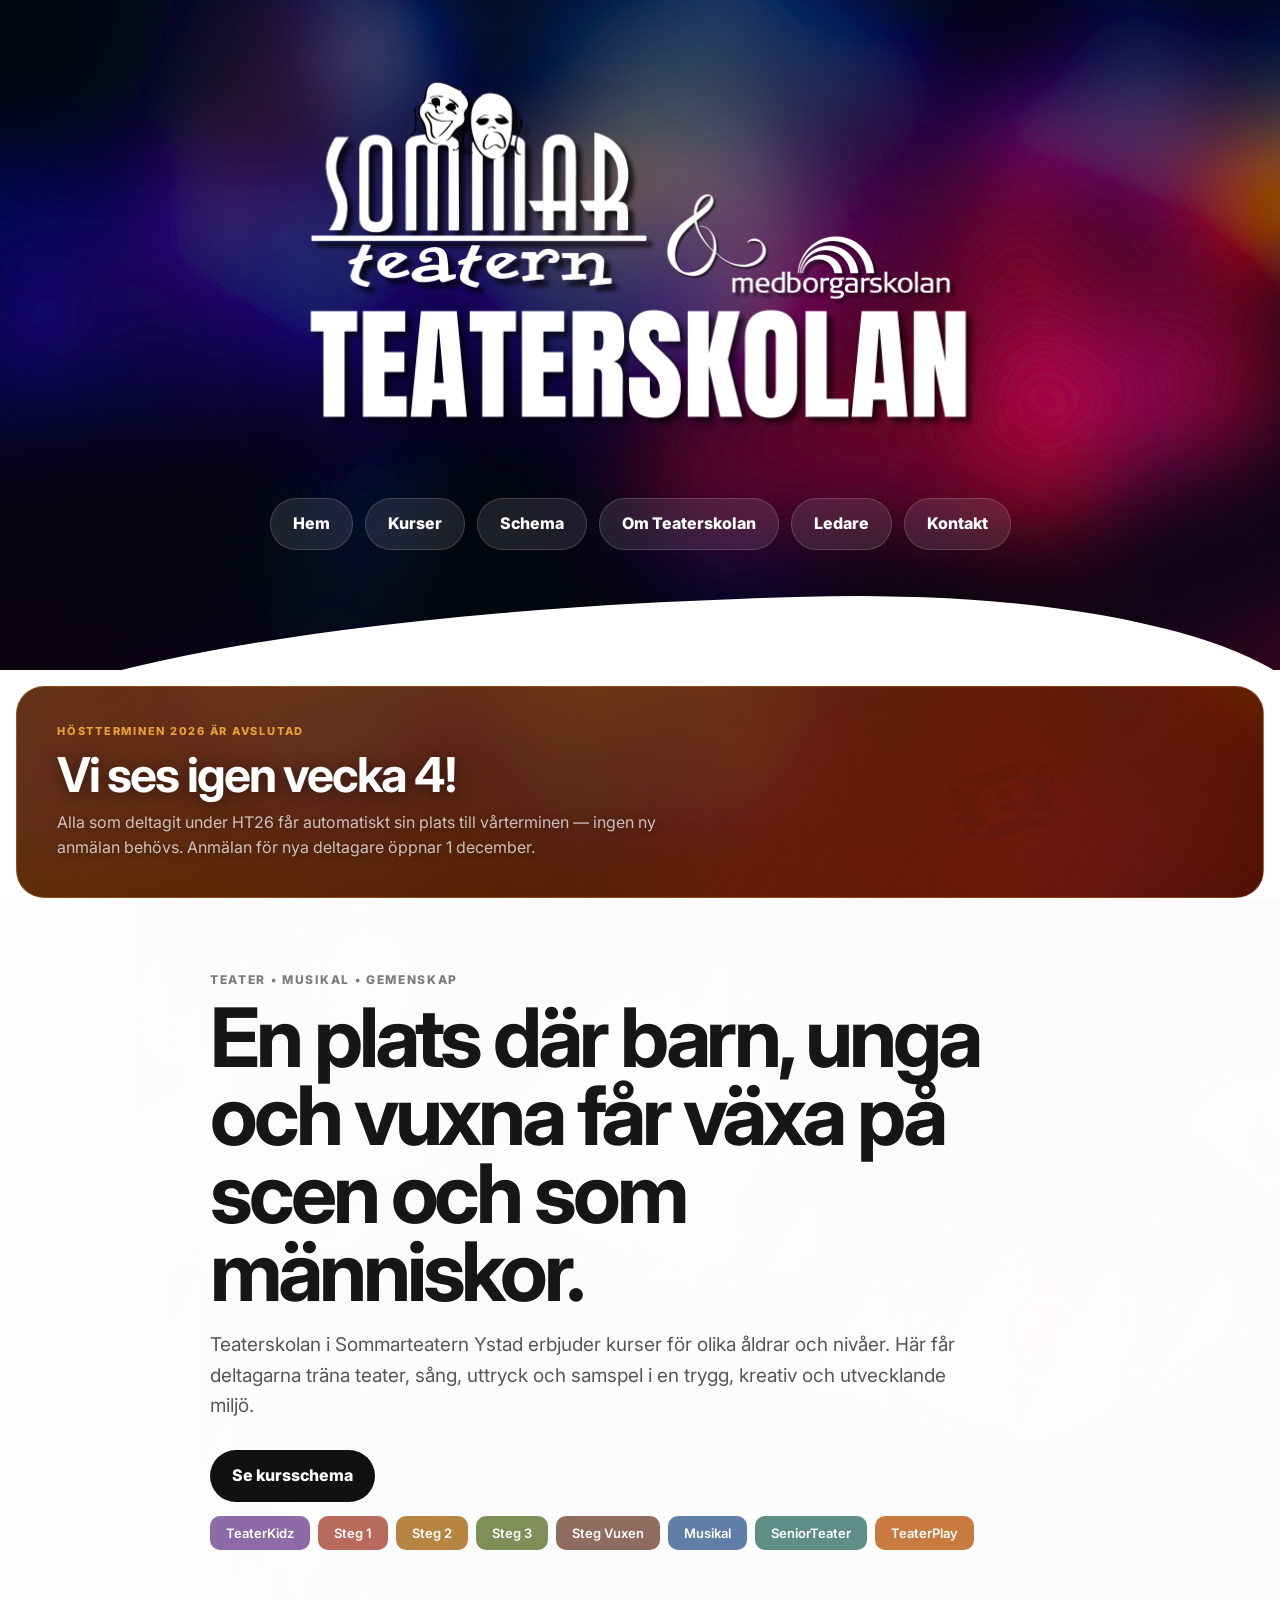
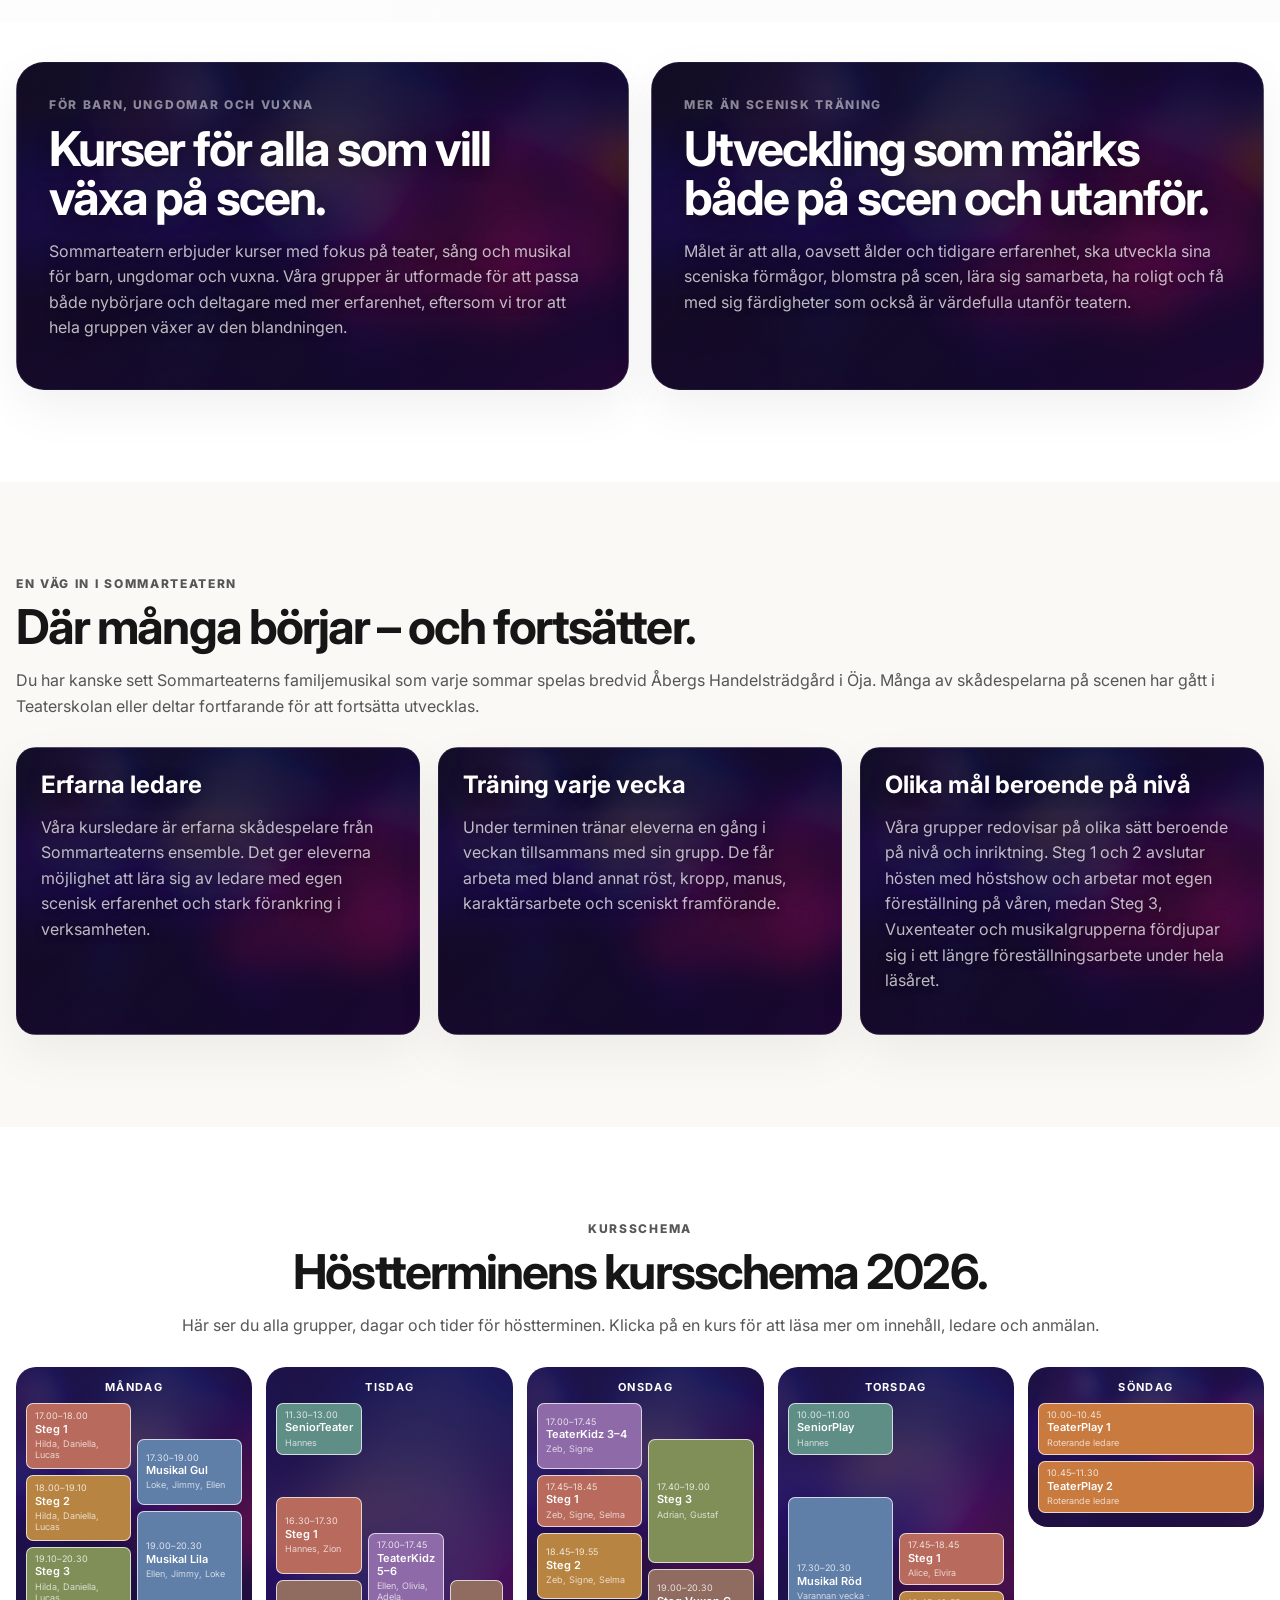
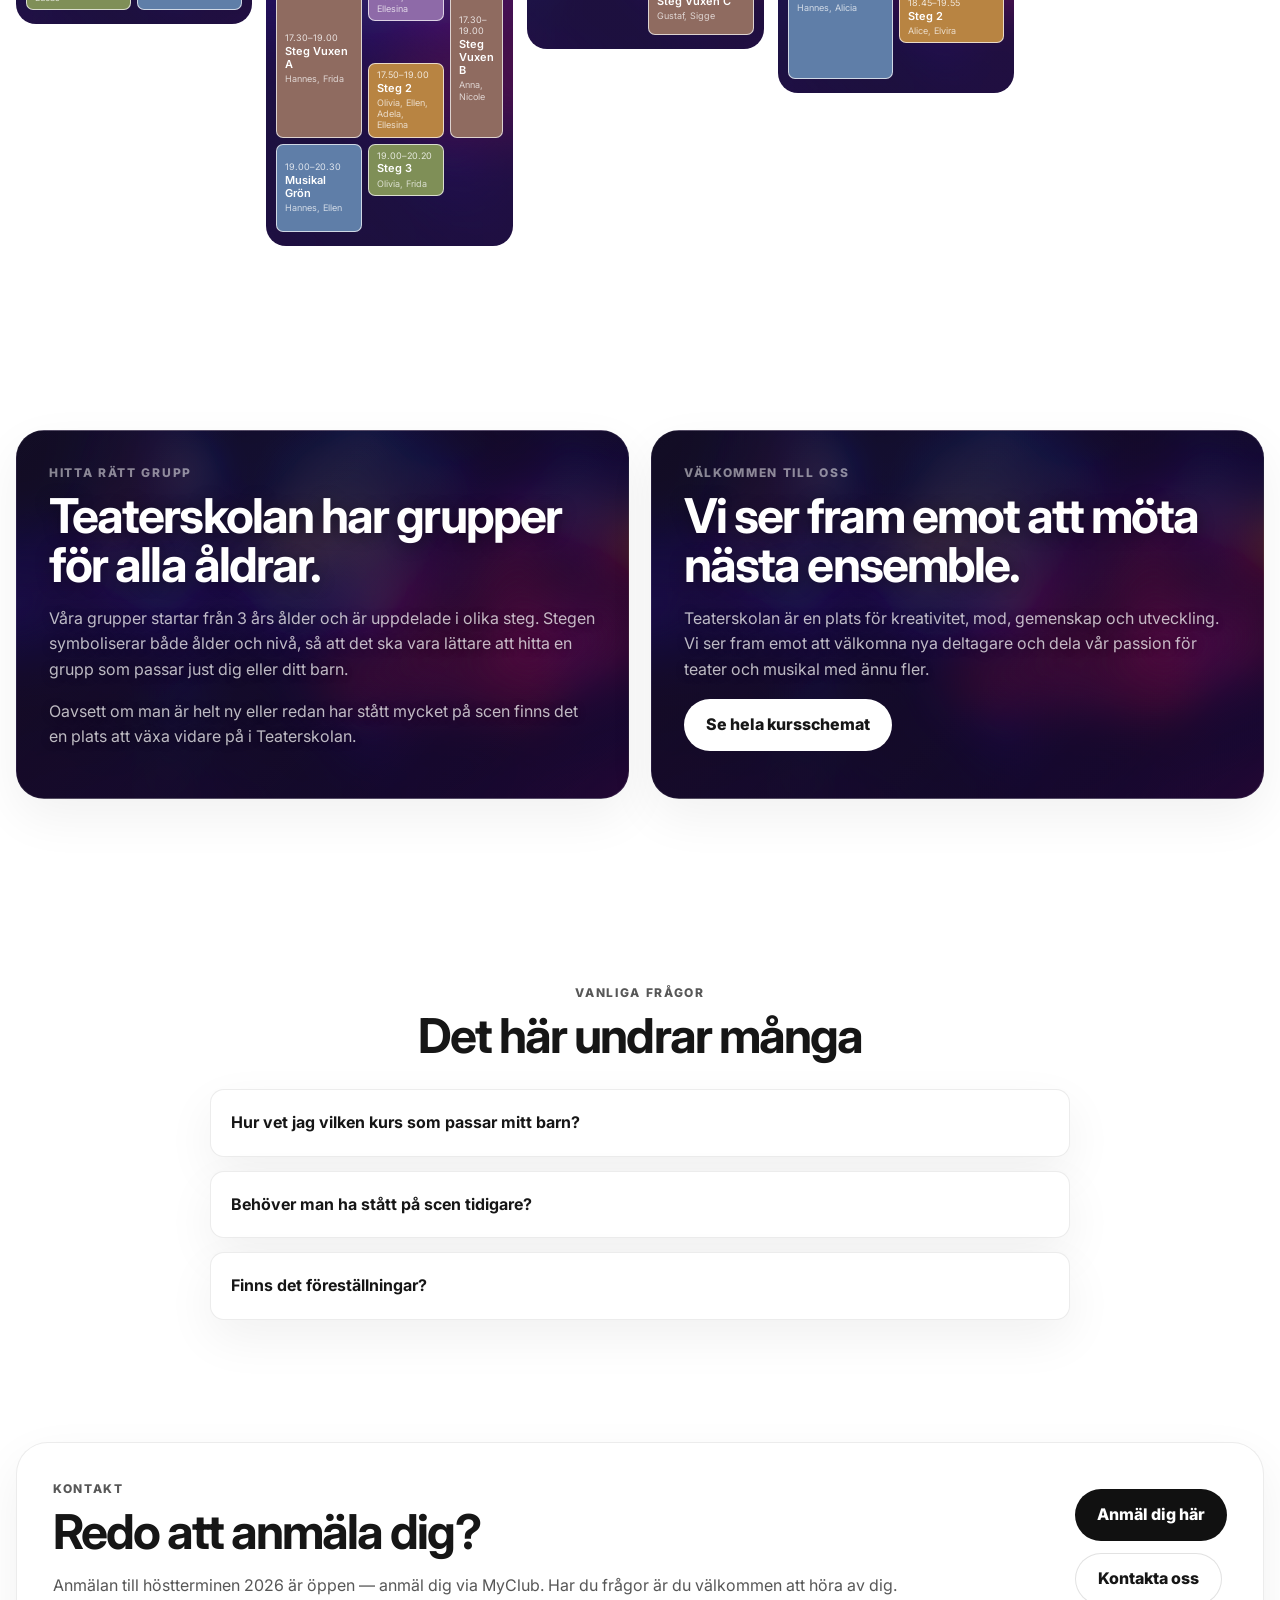
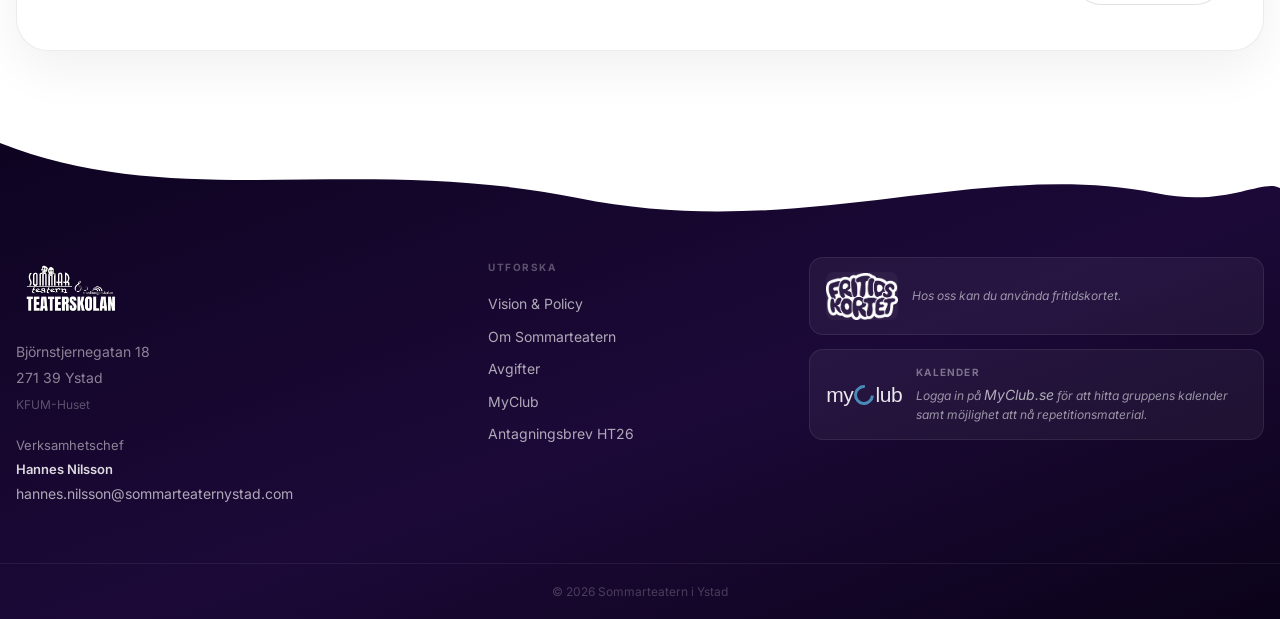
<file: index.html>
<!DOCTYPE html>
<html lang="sv">
<head>
  <meta charset="UTF-8" />
  <meta name="viewport" content="width=device-width, initial-scale=1.0" />
  <title>Teaterskolan | Sommarteatern i Ystad</title>
  <meta name="description" content="Teaterkurser för barn, ungdomar och vuxna i Ystad. Läs om Teaterskolans kurser, grupper, nivåer och anmälan." />
  <link rel="preconnect" href="https://fonts.googleapis.com">
  <link rel="preconnect" href="https://fonts.gstatic.com" crossorigin>
  <link href="https://fonts.googleapis.com/css2?family=Inter:wght@400;500;600;700;800;900&display=swap" rel="stylesheet">
  <link rel="stylesheet" href="css/style.css" />
</head>
<body class="page-home">

  <header class="site-header site-header-home">
    <div class="container header-home-inner">
      <a class="hero-brand" href="index.html" aria-label="Teaterskolans startsida">
        <img src="images/logo.png" alt="Teaterskolans logga" class="hero-brand-logo" />
      </a>

      <nav class="hero-menu" aria-label="Huvudmeny">
        <a href="index.html" class="hero-menu-item">Hem</a>
        <div class="nav-dropdown hero-menu-item">
          <span class="dropdown-toggle">Kurser</span>
          <div class="dropdown-menu">
            <a href="kurser/teaterkidz.html">TeaterKidz</a>
            <a href="kurser/steg-1.html">Steg 1</a>
            <a href="kurser/steg-2.html">Steg 2</a>
            <a href="kurser/steg-3.html">Steg 3</a>
            <a href="kurser/steg-vuxen.html">Steg Vuxen</a>
            <a href="kurser/musikal.html">Musikal</a>
            <a href="kurser/seniorteater.html">SeniorTeater</a>
            <a href="kurser/teaterplay.html">TeaterPlay</a>
          </div>
        </div>
        <a href="#kursschema" class="hero-menu-item">Schema</a>
        <a href="#om" class="hero-menu-item">Om Teaterskolan</a>
        <a href="ledare.html" class="hero-menu-item">Ledare</a>
        <a href="ledare.html#verksamhetschef" class="hero-menu-item">Kontakt</a>
      </nav>
    </div>
  </header>

  <main>
    <section class="section ticket-banner-section">
      <div class="container">
        <div class="ticket-banner">
          <div class="ticket-banner-text">
            <p class="ticket-banner-label">Höstterminen 2026 är avslutad</p>
            <h2>Vi ses igen vecka 4!</h2>
            <p>Alla som deltagit under HT26 får automatiskt sin plats till vårterminen — ingen ny anmälan behövs. Anmälan för nya deltagare öppnar 1 december.</p>
          </div>
        </div>
      </div>
    </section>

    <section class="hero hero-home">
      <div class="hero-overlay"></div>
      <div class="container hero-content">
        <p class="eyebrow">TEATER • MUSIKAL • GEMENSKAP</p>
        <h1>En plats där barn, unga och vuxna får växa på scen och som människor.</h1>
        <p class="hero-text">
          Teaterskolan i Sommarteatern Ystad erbjuder kurser för olika åldrar och nivåer. Här får deltagarna träna teater, sång, uttryck och samspel i en trygg, kreativ och utvecklande miljö.
        </p>
        <div class="hero-actions">
          <a class="btn btn-primary" href="#kursschema">Se kursschema</a>
        </div>
        <div class="hero-kurs-chips">
          <a class="hero-chip hero-chip--kidz"    href="kurser/teaterkidz.html">TeaterKidz</a>
          <a class="hero-chip hero-chip--steg1"   href="kurser/steg-1.html">Steg 1</a>
          <a class="hero-chip hero-chip--steg2"   href="kurser/steg-2.html">Steg 2</a>
          <a class="hero-chip hero-chip--steg3"   href="kurser/steg-3.html">Steg 3</a>
          <a class="hero-chip hero-chip--vuxen"   href="kurser/steg-vuxen.html">Steg Vuxen</a>
          <a class="hero-chip hero-chip--musikal" href="kurser/musikal.html">Musikal</a>
          <a class="hero-chip hero-chip--senior"  href="kurser/seniorteater.html">SeniorTeater</a>
          <a class="hero-chip hero-chip--play"    href="kurser/teaterplay.html">TeaterPlay</a>
        </div>
      </div>
    </section>

    <section class="section" id="om" style="padding-top:40px">
      <div class="container">
        <div class="intro-grid intro-grid-two">
          <div class="panel graphic-panel">
            <p class="section-kicker">För barn, ungdomar och vuxna</p>
            <h2>Kurser för alla som vill växa på scen.</h2>
            <p>
              Sommarteatern erbjuder kurser med fokus på teater, sång och musikal för barn, ungdomar och vuxna. Våra grupper är utformade för att passa både nybörjare och deltagare med mer erfarenhet, eftersom vi tror att hela gruppen växer av den blandningen.
            </p>
          </div>

          <div class="panel graphic-panel">
            <p class="section-kicker">Mer än scenisk träning</p>
            <h2>Utveckling som märks både på scen och utanför.</h2>
            <p>
              Målet är att alla, oavsett ålder och tidigare erfarenhet, ska utveckla sina sceniska förmågor, blomstra på scen, lära sig samarbeta, ha roligt och få med sig färdigheter som också är värdefulla utanför teatern.
            </p>
          </div>
        </div>
      </div>
    </section>

    <section class="section dark-section">
      <div class="container">
        <div class="section-head">
          <p class="section-kicker">En väg in i Sommarteatern</p>
          <h2>Där många börjar – och fortsätter.</h2>
          <p>
            Du har kanske sett Sommarteaterns familjemusikal som varje sommar spelas bredvid Åbergs Handelsträdgård i Öja. Många av skådespelarna på scenen har gått i Teaterskolan eller deltar fortfarande för att fortsätta utvecklas.
          </p>
        </div>

        <div class="course-grid info-grid">
          <div class="panel graphic-panel">
            <h3>Erfarna ledare</h3>
            <p>
              Våra kursledare är erfarna skådespelare från Sommarteaterns ensemble. Det ger eleverna möjlighet att lära sig av ledare med egen scenisk erfarenhet och stark förankring i verksamheten.
            </p>
          </div>

          <div class="panel graphic-panel">
            <h3>Träning varje vecka</h3>
            <p>
              Under terminen tränar eleverna en gång i veckan tillsammans med sin grupp. De får arbeta med bland annat röst, kropp, manus, karaktärsarbete och sceniskt framförande.
            </p>
          </div>

          <div class="panel graphic-panel">
            <h3>Olika mål beroende på nivå</h3>
            <p>
              Våra grupper redovisar på olika sätt beroende på nivå och inriktning. Steg 1 och 2 avslutar hösten med höstshow och arbetar mot egen föreställning på våren, medan Steg 3, Vuxenteater och musikalgrupperna fördjupar sig i ett längre föreställningsarbete under hela läsåret.
            </p>
          </div>
        </div>
      </div>
    </section>

  <section class="section" id="kursschema">
  <div class="container">
    <div class="section-head center">
      <p class="section-kicker">Kursschema</p>
      <h2>Höstterminens kursschema 2026.</h2>
      <p>Här ser du alla grupper, dagar och tider för höstterminen. Klicka på en kurs för att läsa mer om innehåll, ledare och anmälan.</p>
    </div>
    <div class="week-schedule">

      <div class="ks-day">
        <h3 class="ks-day-title">Måndag</h3>
        <div class="ks-tracks ks-tracks--2">
          <a class="ks-card ks-steg1" href="kurser/steg-1.html" style="grid-column:1;grid-row:1/3">
            <span class="ks-t">17.00–18.00</span>
            <span class="ks-n">Steg 1</span>
            <span class="ks-l">Hilda, Daniella, Lucas</span>
          </a>
          <a class="ks-card ks-musikal" href="kurser/musikal.html" style="grid-column:2;grid-row:2/4">
            <span class="ks-t">17.30–19.00</span>
            <span class="ks-n">Musikal Gul</span>
            <span class="ks-l">Loke, Jimmy, Ellen</span>
          </a>
          <a class="ks-card ks-steg2" href="kurser/steg-2.html" style="grid-column:1;grid-row:3/5">
            <span class="ks-t">18.00–19.10</span>
            <span class="ks-n">Steg 2</span>
            <span class="ks-l">Hilda, Daniella, Lucas</span>
          </a>
          <a class="ks-card ks-musikal" href="kurser/musikal.html" style="grid-column:2;grid-row:4/6">
            <span class="ks-t">19.00–20.30</span>
            <span class="ks-n">Musikal Lila</span>
            <span class="ks-l">Ellen, Jimmy, Loke</span>
          </a>
          <a class="ks-card ks-steg3" href="kurser/steg-3.html" style="grid-column:1;grid-row:5/6">
            <span class="ks-t">19.10–20.30</span>
            <span class="ks-n">Steg 3</span>
            <span class="ks-l">Hilda, Daniella, Lucas</span>
          </a>
        </div>
      </div>

      <div class="ks-day">
        <h3 class="ks-day-title">Tisdag</h3>
        <div class="ks-tracks ks-tracks--3">
          <a class="ks-card ks-senior" href="kurser/seniorteater.html" style="grid-column:1;grid-row:1/2">
            <span class="ks-t">11.30–13.00</span>
            <span class="ks-n">SeniorTeater</span>
            <span class="ks-l">Hannes</span>
          </a>
          <a class="ks-card ks-steg1" href="kurser/steg-1.html" style="grid-column:1;grid-row:3/5">
            <span class="ks-t">16.30–17.30</span>
            <span class="ks-n">Steg 1</span>
            <span class="ks-l">Hannes, Zion</span>
          </a>
          <a class="ks-card ks-kidz" href="kurser/teaterkidz.html" style="grid-column:2;grid-row:4/6">
            <span class="ks-t">17.00–17.45</span>
            <span class="ks-n">TeaterKidz 5–6</span>
            <span class="ks-l">Ellen, Olivia, Adela, Ellesina</span>
          </a>
          <a class="ks-card ks-vuxen" href="kurser/steg-vuxen.html" style="grid-column:1;grid-row:5/8">
            <span class="ks-t">17.30–19.00</span>
            <span class="ks-n">Steg Vuxen A</span>
            <span class="ks-l">Hannes, Frida</span>
          </a>
          <a class="ks-card ks-vuxen" href="kurser/steg-vuxen.html" style="grid-column:3;grid-row:5/8">
            <span class="ks-t">17.30–19.00</span>
            <span class="ks-n">Steg Vuxen B</span>
            <span class="ks-l">Anna, Nicole</span>
          </a>
          <a class="ks-card ks-steg2" href="kurser/steg-2.html" style="grid-column:2;grid-row:7/8">
            <span class="ks-t">17.50–19.00</span>
            <span class="ks-n">Steg 2</span>
            <span class="ks-l">Olivia, Ellen, Adela, Ellesina</span>
          </a>
          <a class="ks-card ks-musikal" href="kurser/musikal.html" style="grid-column:1;grid-row:8/10">
            <span class="ks-t">19.00–20.30</span>
            <span class="ks-n">Musikal Grön</span>
            <span class="ks-l">Hannes, Ellen</span>
          </a>
          <a class="ks-card ks-steg3" href="kurser/steg-3.html" style="grid-column:2;grid-row:8/9">
            <span class="ks-t">19.00–20.20</span>
            <span class="ks-n">Steg 3</span>
            <span class="ks-l">Olivia, Frida</span>
          </a>
        </div>
      </div>

      <div class="ks-day">
        <h3 class="ks-day-title">Onsdag</h3>
        <div class="ks-tracks ks-tracks--2">
          <a class="ks-card ks-kidz" href="kurser/teaterkidz.html" style="grid-column:1;grid-row:1/3">
            <span class="ks-t">17.00–17.45</span>
            <span class="ks-n">TeaterKidz 3–4</span>
            <span class="ks-l">Zeb, Signe</span>
          </a>
          <a class="ks-card ks-steg3" href="kurser/steg-3.html" style="grid-column:2;grid-row:2/5">
            <span class="ks-t">17.40–19.00</span>
            <span class="ks-n">Steg 3</span>
            <span class="ks-l">Adrian, Gustaf</span>
          </a>
          <a class="ks-card ks-steg1" href="kurser/steg-1.html" style="grid-column:1;grid-row:3/4">
            <span class="ks-t">17.45–18.45</span>
            <span class="ks-n">Steg 1</span>
            <span class="ks-l">Zeb, Signe, Selma</span>
          </a>
          <a class="ks-card ks-steg2" href="kurser/steg-2.html" style="grid-column:1;grid-row:4/6">
            <span class="ks-t">18.45–19.55</span>
            <span class="ks-n">Steg 2</span>
            <span class="ks-l">Zeb, Signe, Selma</span>
          </a>
          <a class="ks-card ks-vuxen" href="kurser/steg-vuxen.html" style="grid-column:2;grid-row:5/7">
            <span class="ks-t">19.00–20.30</span>
            <span class="ks-n">Steg Vuxen C</span>
            <span class="ks-l">Gustaf, Sigge</span>
          </a>
        </div>
      </div>

      <div class="ks-day">
        <h3 class="ks-day-title">Torsdag</h3>
        <div class="ks-tracks ks-tracks--2">
          <a class="ks-card ks-senior" href="kurser/seniorteater.html" style="grid-column:1;grid-row:1/2">
            <span class="ks-t">10.00–11.00</span>
            <span class="ks-n">SeniorPlay</span>
            <span class="ks-l">Hannes</span>
          </a>
          <a class="ks-card ks-musikal" href="kurser/musikal.html" style="grid-column:1;grid-row:3/7">
            <span class="ks-t">17.30–20.30</span>
            <span class="ks-n">Musikal Röd</span>
            <span class="ks-l">Varannan vecka · Hannes, Alicia</span>
          </a>
          <a class="ks-card ks-steg1" href="kurser/steg-1.html" style="grid-column:2;grid-row:4/5">
            <span class="ks-t">17.45–18.45</span>
            <span class="ks-n">Steg 1</span>
            <span class="ks-l">Alice, Elvira</span>
          </a>
          <a class="ks-card ks-steg2" href="kurser/steg-2.html" style="grid-column:2;grid-row:5/6">
            <span class="ks-t">18.45–19.55</span>
            <span class="ks-n">Steg 2</span>
            <span class="ks-l">Alice, Elvira</span>
          </a>
        </div>
      </div>

      <div class="ks-day">
        <h3 class="ks-day-title">Söndag</h3>
        <div class="ks-tracks ks-tracks--1">
          <a class="ks-card ks-play" href="kurser/teaterplay.html" style="grid-column:1;grid-row:1/2">
            <span class="ks-t">10.00–10.45</span>
            <span class="ks-n">TeaterPlay 1</span>
            <span class="ks-l">Roterande ledare</span>
          </a>
          <a class="ks-card ks-play" href="kurser/teaterplay.html" style="grid-column:1;grid-row:2/3">
            <span class="ks-t">10.45–11.30</span>
            <span class="ks-n">TeaterPlay 2</span>
            <span class="ks-l">Roterande ledare</span>
          </a>
        </div>
      </div>

    </div>
  </div>
</section>

    <section class="section" id="om">
      <div class="container two-col">
        <div class="panel graphic-panel">
          <p class="section-kicker">Hitta rätt grupp</p>
          <h2>Teaterskolan har grupper för alla åldrar.</h2>
          <p>
            Våra grupper startar från 3 års ålder och är uppdelade i olika steg. Stegen symboliserar både ålder och nivå, så att det ska vara lättare att hitta en grupp som passar just dig eller ditt barn.
          </p>
          <p>
            Oavsett om man är helt ny eller redan har stått mycket på scen finns det en plats att växa vidare på i Teaterskolan.
          </p>
        </div>

        <div class="panel graphic-panel">
          <p class="section-kicker">Välkommen till oss</p>
          <h2>Vi ser fram emot att möta nästa ensemble.</h2>
          <p>
            Teaterskolan är en plats för kreativitet, mod, gemenskap och utveckling. Vi ser fram emot att välkomna nya deltagare och dela vår passion för teater och musikal med ännu fler.
          </p>
          <a class="btn btn-primary" href="#kursschema">Se hela kursschemat</a>
        </div>
      </div>
    </section>

    <section class="section" id="faq">
      <div class="container slim">
        <div class="section-head center">
          <p class="section-kicker">Vanliga frågor</p>
          <h2>Det här undrar många</h2>
        </div>

        <div class="faq-list">
          <details>
            <summary>Hur vet jag vilken kurs som passar mitt barn?</summary>
            <p>Utgå från ålder, tidigare erfarenhet och hur tryggt barnet känner sig på scen. Är ni osäkra går det fint att kontakta Teaterskolan för vägledning.</p>
          </details>
          <details>
            <summary>Behöver man ha stått på scen tidigare?</summary>
            <p>Nej, många grupper passar även nybörjare. Fokus ligger på att växa i sin egen takt.</p>
          </details>
          <details>
            <summary>Finns det föreställningar?</summary>
            <p>Ja, flera grupper arbetar mot visningar eller föreställningar under terminen. Exakt upplägg finns på respektive kurssida.</p>
          </details>
        </div>
      </div>
    </section>

    <section class="section cta-section" id="kontakt">
      <div class="container cta-box">
        <div>
          <p class="section-kicker">Kontakt</p>
          <h2>Redo att anmäla dig?</h2>
          <p>Anmälan till höstterminen 2026 är öppen — anmäl dig via MyClub. Har du frågor är du välkommen att höra av dig.</p>
        </div>
        <div style="display:flex;flex-direction:column;gap:12px;align-items:flex-start">
          <a class="btn btn-primary" href="https://member.myclub.se/public/forms/17804/q50Pr1tmQQ/" target="_blank" rel="noopener">Anmäl dig här</a>
          <a class="btn btn-secondary" href="ledare.html#verksamhetschef">Kontakta oss</a>
        </div>
      </div>
    </section>
  </main>

  <footer class="site-footer">
    <div class="footer-wave">
      <svg viewBox="0 0 1440 80" preserveAspectRatio="none" xmlns="http://www.w3.org/2000/svg">
        <path d="M0,0 C200,70 400,10 650,55 C900,100 1100,15 1300,50 C1380,65 1420,35 1440,45 L1440,0 Z" fill="#ffffff"/>
      </svg>
    </div>
    <div class="container footer-inner">

      <div class="footer-brand">
        <img src="images/logo.png" alt="Teaterskolan Sommarteatern i Ystad" class="footer-logo">
        <address class="footer-address">
          Björnstjernegatan 18<br>
          271 39 Ystad<br>
          <span class="footer-address-note">KFUM-Huset</span>
        </address>
        <p class="footer-contact">
          Verksamhetschef<br>
          <strong>Hannes Nilsson</strong><br>
          <a href="mailto:hannes.nilsson@sommarteaternystad.com">hannes.nilsson@sommarteaternystad.com</a>
        </p>
      </div>

      <nav class="footer-nav">
        <h4 class="footer-nav-title">Utforska</h4>
        <a href="vision-policy.html">Vision &amp; Policy</a>
        <a href="om-sommarteatern.html">Om Sommarteatern</a>
        <a href="avgifter.html">Avgifter</a>
        <a href="myclub.html">MyClub</a>
        <a href="antagningsbrev-ht26.html">Antagningsbrev HT26</a>
      </nav>

      <div class="footer-partners">
        <div class="footer-partner">
          <img src="images/Fritidskortetlogo.png" alt="Fritidskortet" class="partner-logo">
          <p>Hos oss kan du använda fritidskortet.</p>
        </div>
        <div class="footer-partner">
          <span class="myclub-logo-text"><span>my</span><span class="myclub-arc"></span><span>lub</span></span>
          <div>
            <h5 class="partner-heading">Kalender</h5>
            <p>Logga in på <a href="https://myclub.se" target="_blank" rel="noopener">MyClub.se</a> för att hitta gruppens kalender samt möjlighet att nå repetitionsmaterial.</p>
          </div>
        </div>
      </div>

    </div>
    <div class="footer-bottom">
      <div class="container">
        <p>© 2026 Sommarteatern i Ystad</p>
      </div>
    </div>
  </footer>

  <script src="js/site.js"></script>
</body>
</html>
</file>
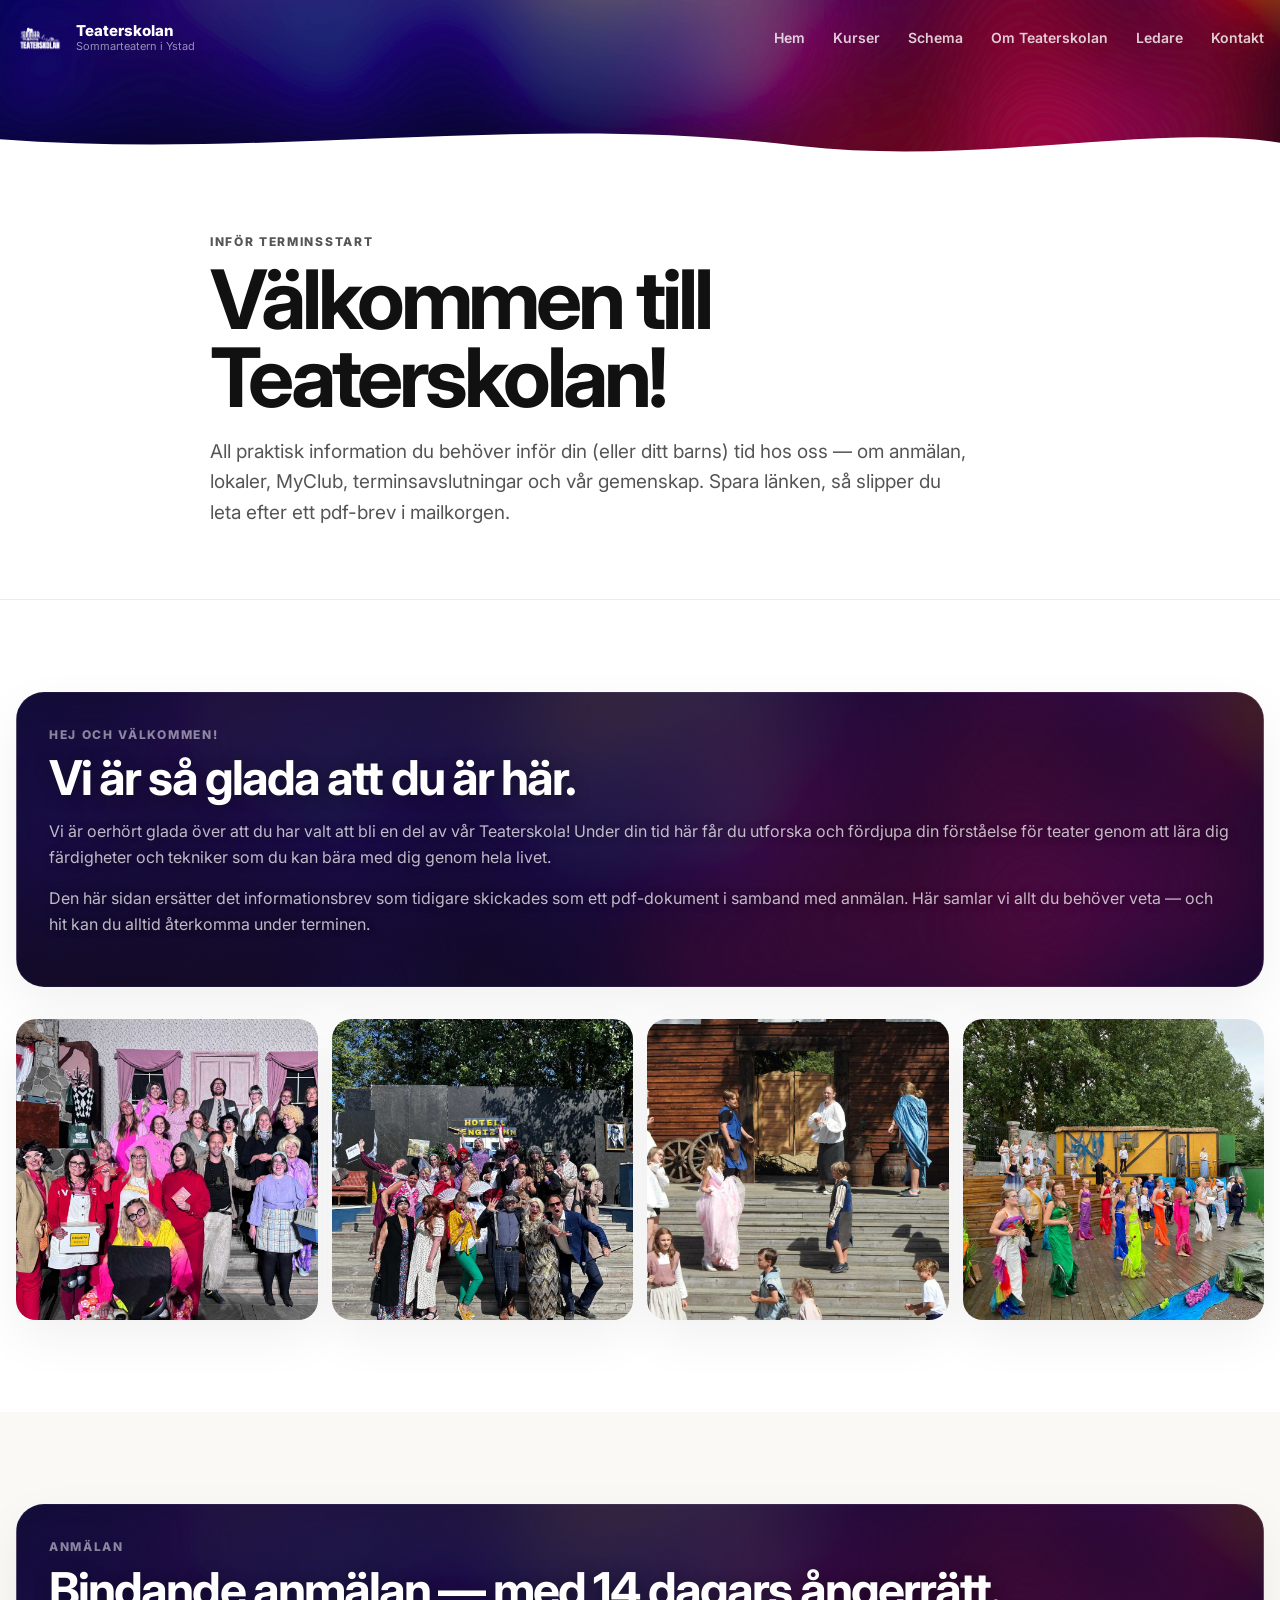
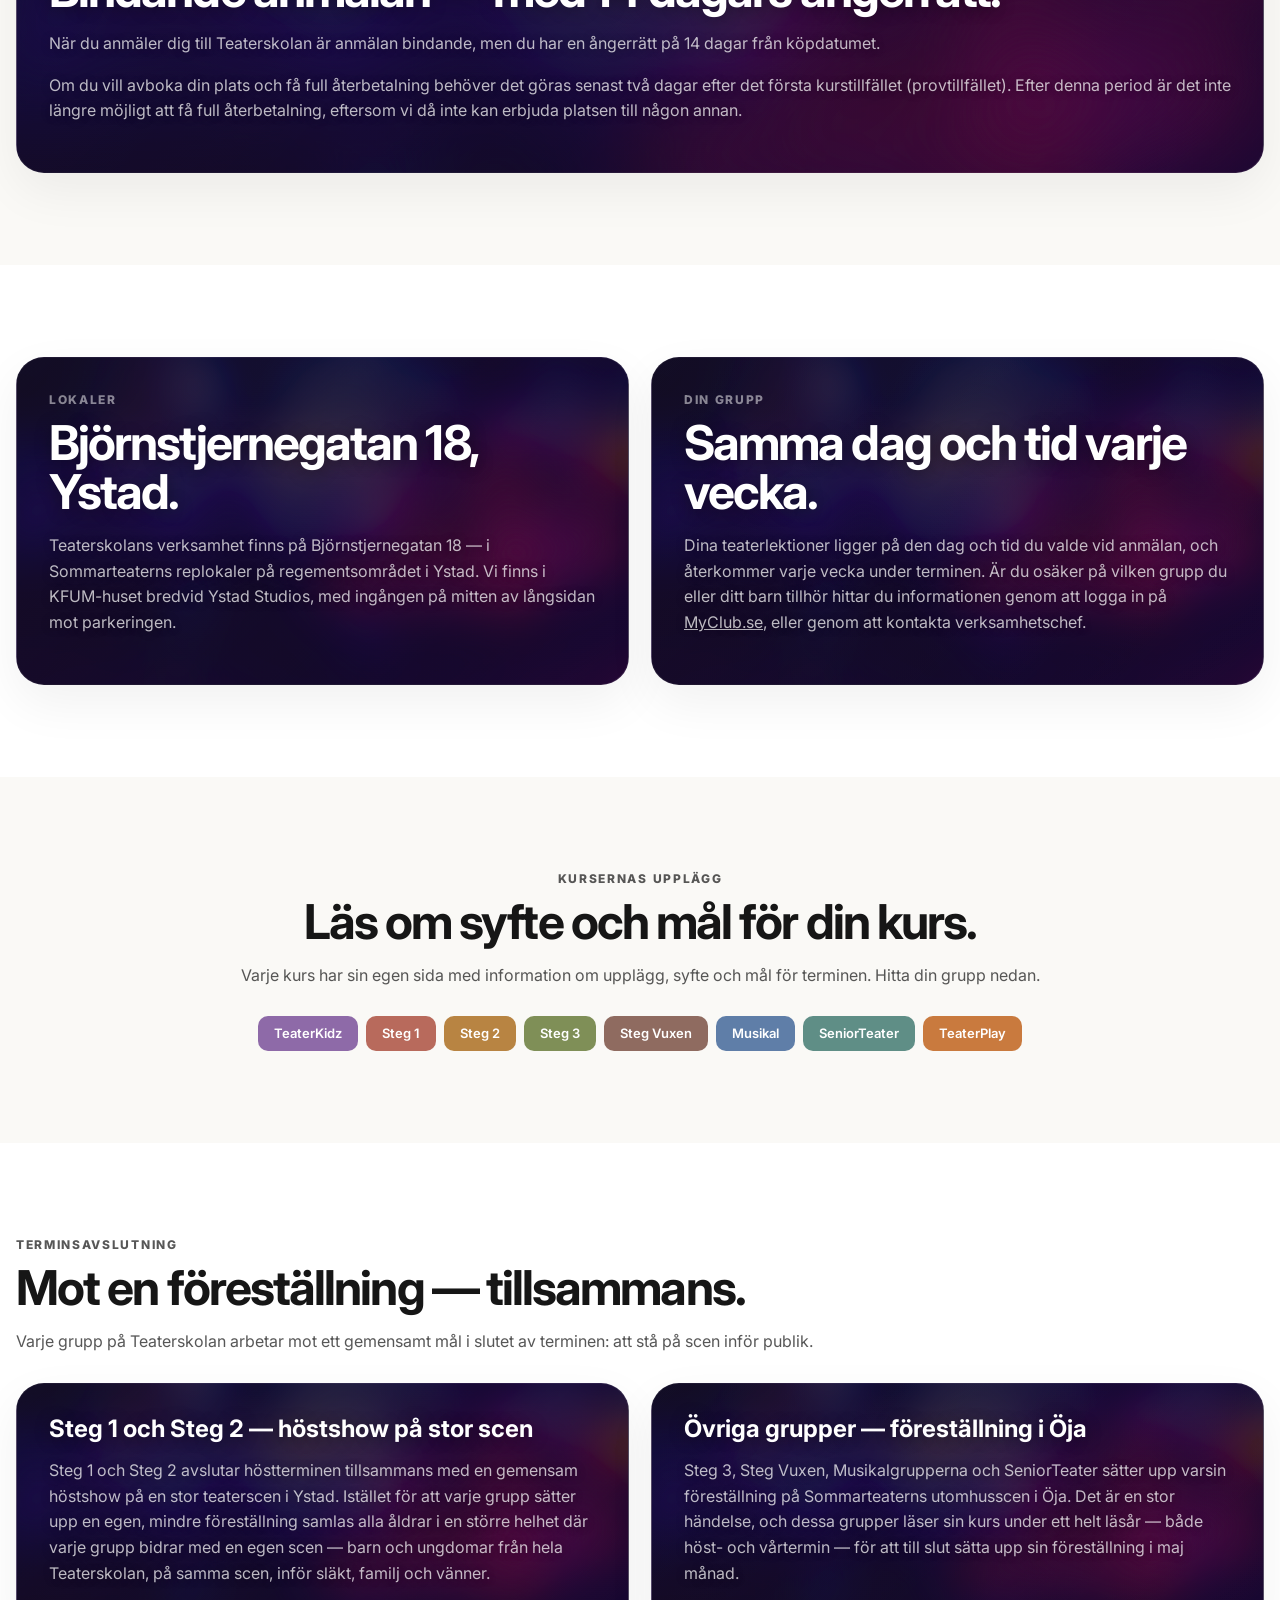
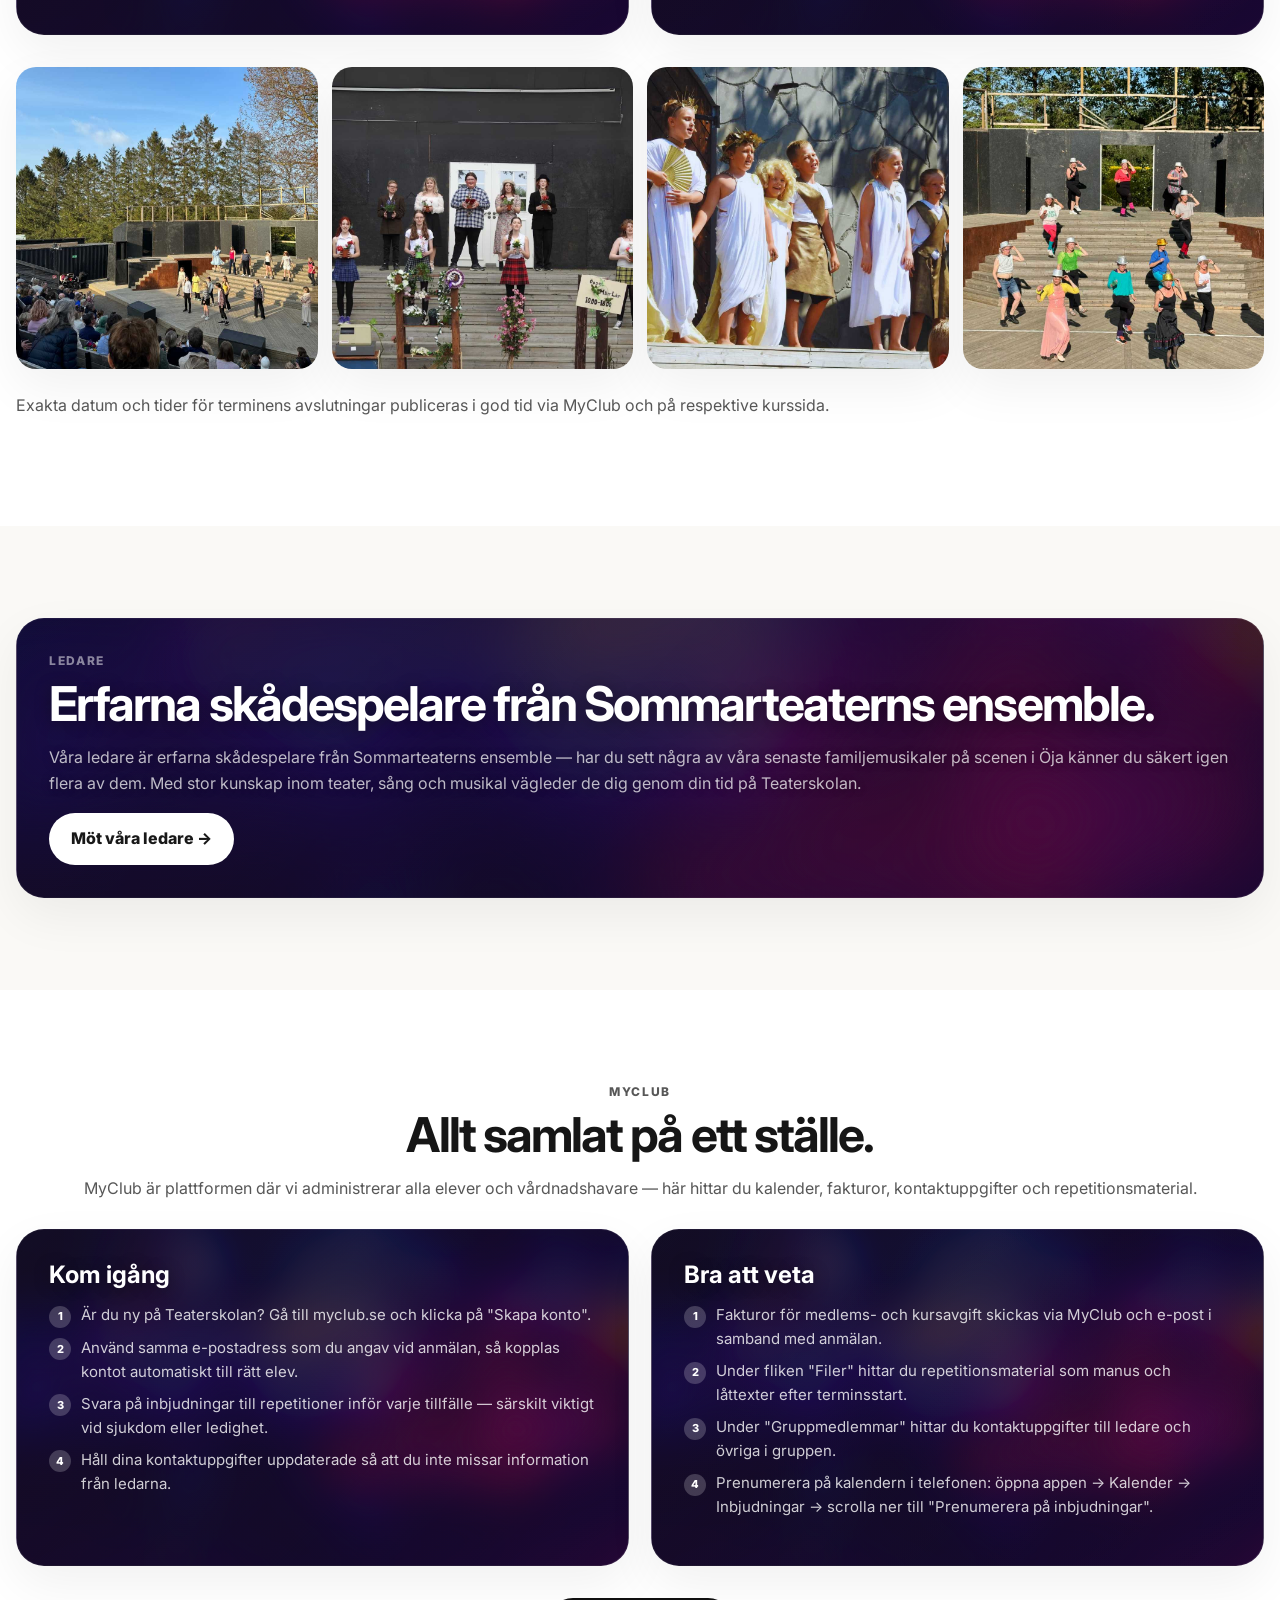
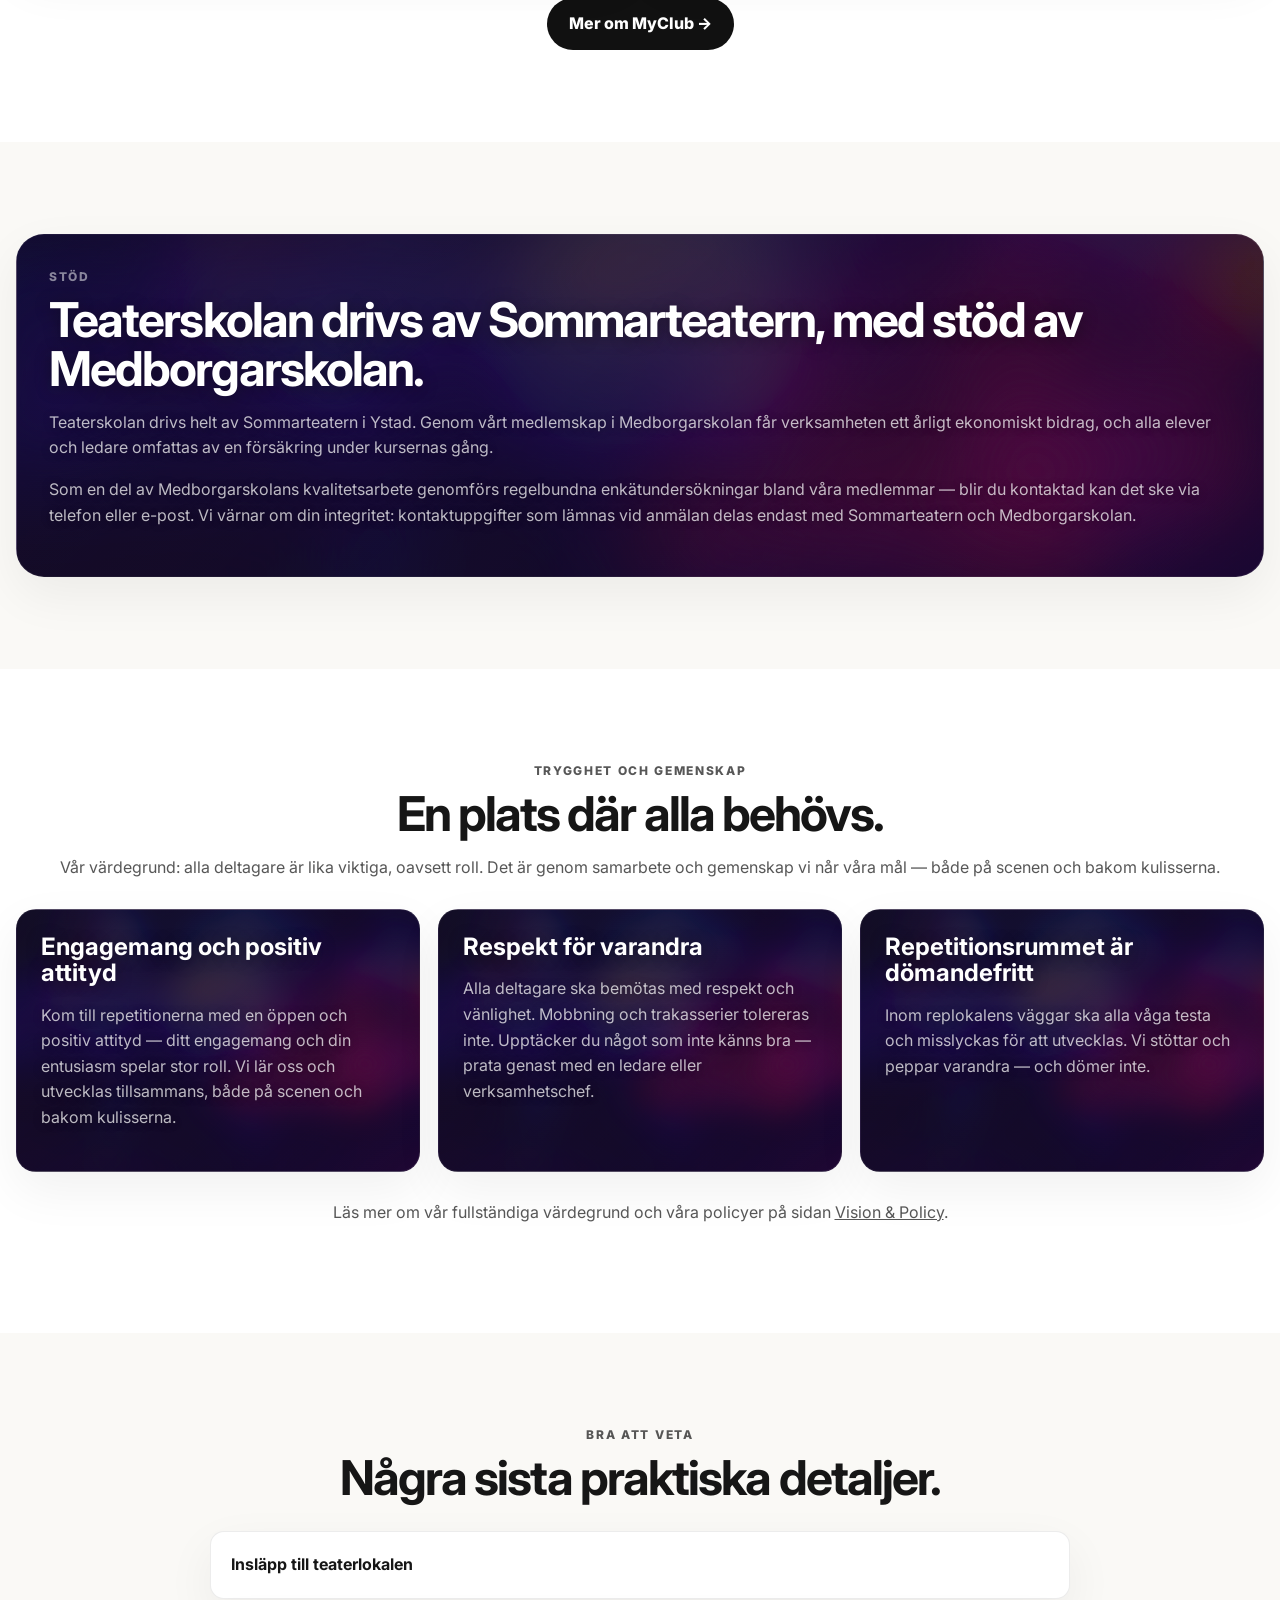
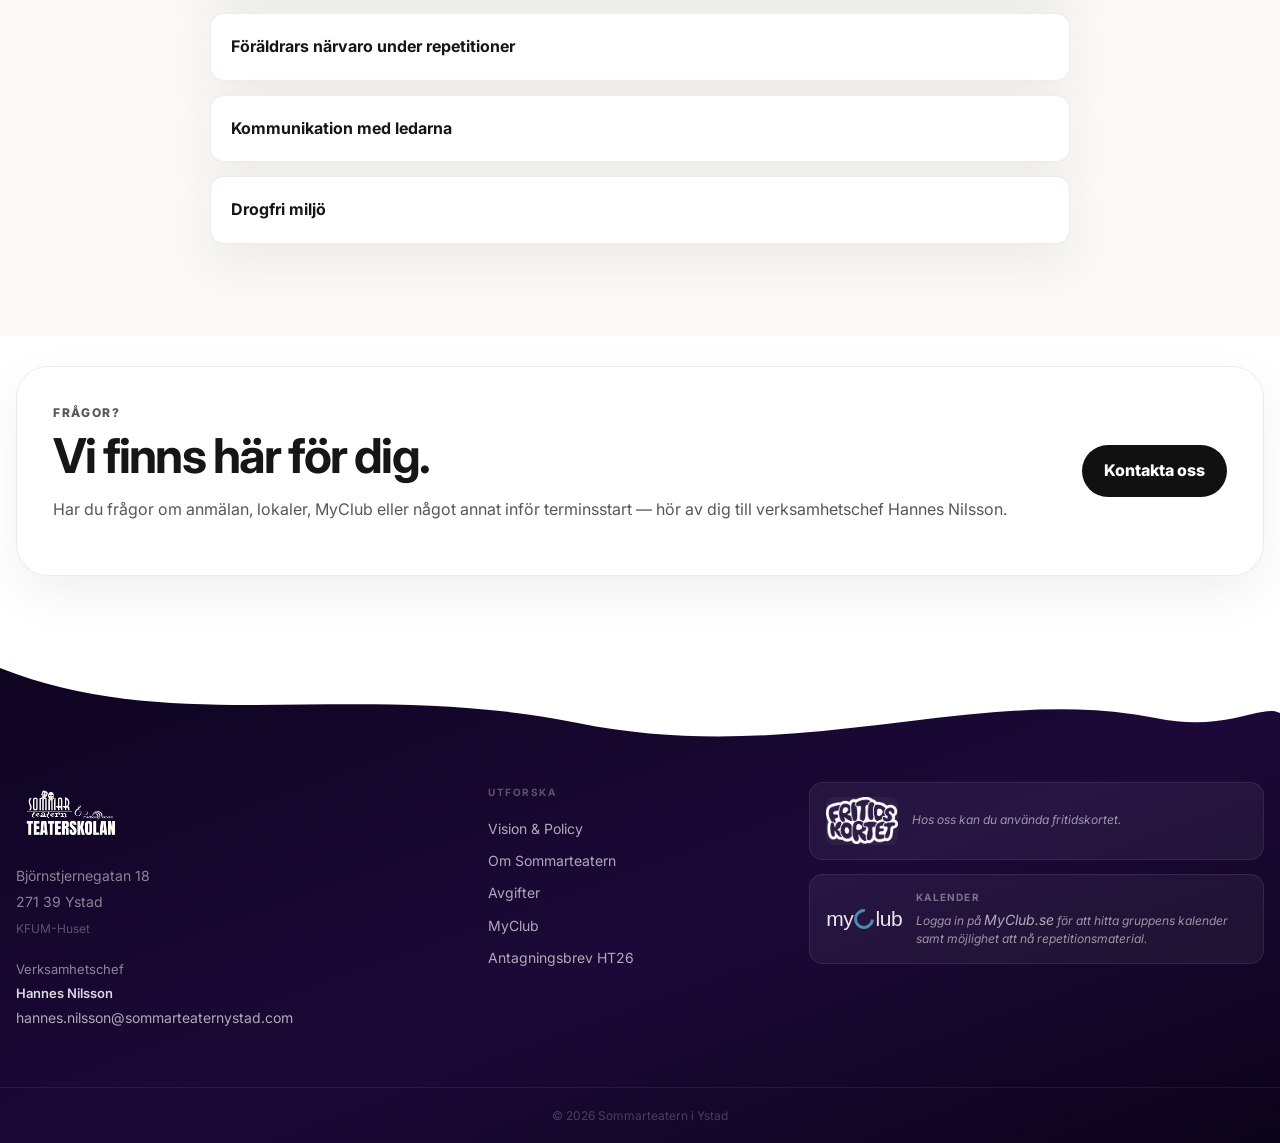
<file: antagningsbrev-ht26.html>
<!DOCTYPE html>
<html lang="sv">
<head>
  <meta charset="UTF-8" />
  <meta name="viewport" content="width=device-width, initial-scale=1.0" />
  <title>Information inför terminsstart | Teaterskolan</title>
  <meta name="description" content="Praktisk information inför din tid på Teaterskolan — anmälan, lokaler, MyClub, terminsavslutningar, trygghet och gemenskap." />
  <link rel="preconnect" href="https://fonts.googleapis.com">
  <link rel="preconnect" href="https://fonts.gstatic.com" crossorigin>
  <link href="https://fonts.googleapis.com/css2?family=Inter:wght@400;500;600;700;800;900&display=swap" rel="stylesheet">
  <link rel="stylesheet" href="css/style.css" />
</head>
<body>

  <header class="site-header">
    <div class="container nav-wrap">
      <a class="brand" href="index.html">
        <img src="images/logo.png" alt="Teaterskolans logga" class="brand-logo" />
        <div>
          <div class="brand-title">Teaterskolan</div>
          <div class="brand-subtitle">Sommarteatern i Ystad</div>
        </div>
      </a>
      <nav class="site-nav">
        <a href="index.html">Hem</a>
        <div class="nav-dropdown">
          <span class="dropdown-toggle">Kurser</span>
          <div class="dropdown-menu">
            <a href="kurser/teaterkidz.html">TeaterKidz</a>
            <a href="kurser/steg-1.html">Steg 1</a>
            <a href="kurser/steg-2.html">Steg 2</a>
            <a href="kurser/steg-3.html">Steg 3</a>
            <a href="kurser/steg-vuxen.html">Steg Vuxen</a>
            <a href="kurser/musikal.html">Musikal</a>
            <a href="kurser/seniorteater.html">SeniorTeater</a>
            <a href="kurser/teaterplay.html">TeaterPlay</a>
          </div>
        </div>
        <a href="index.html#kursschema">Schema</a>
        <a href="index.html#om">Om Teaterskolan</a>
        <a href="ledare.html">Ledare</a>
        <a href="ledare.html#verksamhetschef">Kontakt</a>
      </nav>
    </div>
    <div class="header-wave">
      <svg viewBox="0 0 1440 60" preserveAspectRatio="none" xmlns="http://www.w3.org/2000/svg">
        <path d="M0,38 C300,50 600,22 900,42 C1100,54 1300,28 1440,40 L1440,60 L0,60 Z" fill="#ffffff"/>
      </svg>
    </div>
  </header>

  <main>

    <!-- Hero -->
    <section class="hero hero-course">
      <div class="hero-overlay"></div>
      <div class="container hero-content narrow">
        <p class="eyebrow">INFÖR TERMINSSTART</p>
        <h1>Välkommen till Teaterskolan!</h1>
        <p class="hero-text">All praktisk information du behöver inför din (eller ditt barns) tid hos oss — om anmälan, lokaler, MyClub, terminsavslutningar och vår gemenskap. Spara länken, så slipper du leta efter ett pdf-brev i mailkorgen.</p>
      </div>
    </section>

    <!-- Intro -->
    <section class="section">
      <div class="container">
        <div class="panel graphic-panel">
          <p class="section-kicker">Hej och välkommen!</p>
          <h2>Vi är så glada att du är här.</h2>
          <p>Vi är oerhört glada över att du har valt att bli en del av vår Teaterskola! Under din tid här får du utforska och fördjupa din förståelse för teater genom att lära dig färdigheter och tekniker som du kan bära med dig genom hela livet.</p>
          <p>Den här sidan ersätter det informationsbrev som tidigare skickades som ett pdf-dokument i samband med anmälan. Här samlar vi allt du behöver veta — och hit kan du alltid återkomma under terminen.</p>
        </div>

        <div class="photo-grid">
          <img src="images/1.jpg" alt="Ensemblen samlad i kostym bakom scenen">
          <img src="images/16.jpg" alt="Deltagare i scenkläder på Sommarteaterns scen">
          <img src="images/31.jpg" alt="Deltagare i kostym på scenen i Öja">
          <img src="images/10.jpg" alt="Föreställning med färgglada kostymer på utomhusscenen i Öja">
        </div>
      </div>
    </section>

    <!-- Anmälan -->
    <section class="section dark-section">
      <div class="container">
        <div class="panel graphic-panel">
          <p class="section-kicker">Anmälan</p>
          <h2>Bindande anmälan — med 14 dagars ångerrätt.</h2>
          <p>När du anmäler dig till Teaterskolan är anmälan bindande, men du har en ångerrätt på 14 dagar från köpdatumet.</p>
          <p>Om du vill avboka din plats och få full återbetalning behöver det göras senast två dagar efter det första kurstillfället (provtillfället). Efter denna period är det inte längre möjligt att få full återbetalning, eftersom vi då inte kan erbjuda platsen till någon annan.</p>
        </div>
      </div>
    </section>

    <!-- Lokaler & grupp -->
    <section class="section">
      <div class="container">
        <div class="intro-grid intro-grid-two">
          <div class="panel graphic-panel">
            <p class="section-kicker">Lokaler</p>
            <h2>Björnstjernegatan 18, Ystad.</h2>
            <p>Teaterskolans verksamhet finns på Björnstjernegatan 18 — i Sommarteaterns replokaler på regementsområdet i Ystad. Vi finns i KFUM-huset bredvid Ystad Studios, med ingången på mitten av långsidan mot parkeringen.</p>
          </div>
          <div class="panel graphic-panel">
            <p class="section-kicker">Din grupp</p>
            <h2>Samma dag och tid varje vecka.</h2>
            <p>Dina teaterlektioner ligger på den dag och tid du valde vid anmälan, och återkommer varje vecka under terminen. Är du osäker på vilken grupp du eller ditt barn tillhör hittar du informationen genom att logga in på <a href="https://myclub.se" target="_blank" rel="noopener" style="text-decoration:underline">MyClub.se</a>, eller genom att kontakta verksamhetschef.</p>
          </div>
        </div>
      </div>
    </section>

    <!-- Kursernas upplägg -->
    <section class="section dark-section">
      <div class="container">
        <div class="section-head center">
          <p class="section-kicker">Kursernas upplägg</p>
          <h2>Läs om syfte och mål för din kurs.</h2>
          <p>Varje kurs har sin egen sida med information om upplägg, syfte och mål för terminen. Hitta din grupp nedan.</p>
        </div>
        <div class="hero-kurs-chips" style="justify-content:center;margin-top:28px">
          <a class="hero-chip hero-chip--kidz"    href="kurser/teaterkidz.html">TeaterKidz</a>
          <a class="hero-chip hero-chip--steg1"   href="kurser/steg-1.html">Steg 1</a>
          <a class="hero-chip hero-chip--steg2"   href="kurser/steg-2.html">Steg 2</a>
          <a class="hero-chip hero-chip--steg3"   href="kurser/steg-3.html">Steg 3</a>
          <a class="hero-chip hero-chip--vuxen"   href="kurser/steg-vuxen.html">Steg Vuxen</a>
          <a class="hero-chip hero-chip--musikal" href="kurser/musikal.html">Musikal</a>
          <a class="hero-chip hero-chip--senior"  href="kurser/seniorteater.html">SeniorTeater</a>
          <a class="hero-chip hero-chip--play"    href="kurser/teaterplay.html">TeaterPlay</a>
        </div>
      </div>
    </section>

    <!-- Terminsavslutning -->
    <section class="section">
      <div class="container">
        <div class="section-head">
          <p class="section-kicker">Terminsavslutning</p>
          <h2>Mot en föreställning — tillsammans.</h2>
          <p>Varje grupp på Teaterskolan arbetar mot ett gemensamt mål i slutet av terminen: att stå på scen inför publik.</p>
        </div>

        <div class="intro-grid intro-grid-two">
          <div class="panel graphic-panel">
            <h3>Steg 1 och Steg 2 — höstshow på stor scen</h3>
            <p>Steg 1 och Steg 2 avslutar höstterminen tillsammans med en gemensam höstshow på en stor teaterscen i Ystad. Istället för att varje grupp sätter upp en egen, mindre föreställning samlas alla åldrar i en större helhet där varje grupp bidrar med en egen scen — barn och ungdomar från hela Teaterskolan, på samma scen, inför släkt, familj och vänner.</p>
          </div>
          <div class="panel graphic-panel">
            <h3>Övriga grupper — föreställning i Öja</h3>
            <p>Steg 3, Steg Vuxen, Musikalgrupperna och SeniorTeater sätter upp varsin föreställning på Sommarteaterns utomhusscen i Öja. Det är en stor händelse, och dessa grupper läser sin kurs under ett helt läsår — både höst- och vårtermin — för att till slut sätta upp sin föreställning i maj månad.</p>
          </div>
        </div>

        <div class="photo-grid">
          <img src="images/7.jpg" alt="Publik och scen under en föreställning på Sommarteaterns utomhusscen i Öja">
          <img src="images/25.jpg" alt="Blomceremoni vid en terminsavslutning på scenen i Öja">
          <img src="images/22.jpg" alt="Stor ensemble på scenen i Öja">
          <img src="images/4.jpg" alt="Föreställning med kostymerade skådespelare på scenen i Öja">
        </div>

        <p style="margin-top:24px;color:var(--muted)">Exakta datum och tider för terminens avslutningar publiceras i god tid via MyClub och på respektive kurssida.</p>
      </div>
    </section>

    <!-- Ledare -->
    <section class="section dark-section">
      <div class="container">
        <div class="panel graphic-panel">
          <p class="section-kicker">Ledare</p>
          <h2>Erfarna skådespelare från Sommarteaterns ensemble.</h2>
          <p>Våra ledare är erfarna skådespelare från Sommarteaterns ensemble — har du sett några av våra senaste familjemusikaler på scenen i Öja känner du säkert igen flera av dem. Med stor kunskap inom teater, sång och musikal vägleder de dig genom din tid på Teaterskolan.</p>
          <a class="btn btn-primary" href="ledare.html">Möt våra ledare →</a>
        </div>
      </div>
    </section>

    <!-- MyClub -->
    <section class="section">
      <div class="container">
        <div class="section-head center">
          <p class="section-kicker">MyClub</p>
          <h2>Allt samlat på ett ställe.</h2>
          <p>MyClub är plattformen där vi administrerar alla elever och vårdnadshavare — här hittar du kalender, fakturor, kontaktuppgifter och repetitionsmaterial.</p>
        </div>

        <div class="intro-grid intro-grid-two">
          <div class="panel graphic-panel">
            <h3>Kom igång</h3>
            <ul class="myclub-steps">
              <li>Är du ny på Teaterskolan? Gå till myclub.se och klicka på "Skapa konto".</li>
              <li>Använd samma e-postadress som du angav vid anmälan, så kopplas kontot automatiskt till rätt elev.</li>
              <li>Svara på inbjudningar till repetitioner inför varje tillfälle — särskilt viktigt vid sjukdom eller ledighet.</li>
              <li>Håll dina kontaktuppgifter uppdaterade så att du inte missar information från ledarna.</li>
            </ul>
          </div>
          <div class="panel graphic-panel">
            <h3>Bra att veta</h3>
            <ul class="myclub-steps">
              <li>Fakturor för medlems- och kursavgift skickas via MyClub och e-post i samband med anmälan.</li>
              <li>Under fliken "Filer" hittar du repetitionsmaterial som manus och låttexter efter terminsstart.</li>
              <li>Under "Gruppmedlemmar" hittar du kontaktuppgifter till ledare och övriga i gruppen.</li>
              <li>Prenumerera på kalendern i telefonen: öppna appen → Kalender → Inbjudningar → scrolla ner till "Prenumerera på inbjudningar".</li>
            </ul>
          </div>
        </div>

        <div style="text-align:center;margin-top:32px">
          <a class="btn btn-primary" href="myclub.html">Mer om MyClub →</a>
        </div>
      </div>
    </section>

    <!-- Medborgarskolan -->
    <section class="section dark-section">
      <div class="container">
        <div class="panel graphic-panel">
          <p class="section-kicker">Stöd</p>
          <h2>Teaterskolan drivs av Sommarteatern, med stöd av Medborgarskolan.</h2>
          <p>Teaterskolan drivs helt av Sommarteatern i Ystad. Genom vårt medlemskap i Medborgarskolan får verksamheten ett årligt ekonomiskt bidrag, och alla elever och ledare omfattas av en försäkring under kursernas gång.</p>
          <p>Som en del av Medborgarskolans kvalitetsarbete genomförs regelbundna enkätundersökningar bland våra medlemmar — blir du kontaktad kan det ske via telefon eller e-post. Vi värnar om din integritet: kontaktuppgifter som lämnas vid anmälan delas endast med Sommarteatern och Medborgarskolan.</p>
        </div>
      </div>
    </section>

    <!-- Trygghet & gemenskap -->
    <section class="section">
      <div class="container">
        <div class="section-head center">
          <p class="section-kicker">Trygghet och gemenskap</p>
          <h2>En plats där alla behövs.</h2>
          <p>Vår värdegrund: alla deltagare är lika viktiga, oavsett roll. Det är genom samarbete och gemenskap vi når våra mål — både på scenen och bakom kulisserna.</p>
        </div>

        <div class="course-grid info-grid">
          <div class="panel graphic-panel">
            <h3>Engagemang och positiv attityd</h3>
            <p>Kom till repetitionerna med en öppen och positiv attityd — ditt engagemang och din entusiasm spelar stor roll. Vi lär oss och utvecklas tillsammans, både på scenen och bakom kulisserna.</p>
          </div>
          <div class="panel graphic-panel">
            <h3>Respekt för varandra</h3>
            <p>Alla deltagare ska bemötas med respekt och vänlighet. Mobbning och trakasserier tolereras inte. Upptäcker du något som inte känns bra — prata genast med en ledare eller verksamhetschef.</p>
          </div>
          <div class="panel graphic-panel">
            <h3>Repetitionsrummet är dömandefritt</h3>
            <p>Inom replokalens väggar ska alla våga testa och misslyckas för att utvecklas. Vi stöttar och peppar varandra — och dömer inte.</p>
          </div>
        </div>

        <p style="text-align:center;margin-top:28px;color:var(--muted)">Läs mer om vår fullständiga värdegrund och våra policyer på sidan <a href="vision-policy.html" style="text-decoration:underline">Vision &amp; Policy</a>.</p>
      </div>
    </section>

    <!-- Praktisk info -->
    <section class="section dark-section">
      <div class="container slim">
        <div class="section-head center">
          <p class="section-kicker">Bra att veta</p>
          <h2>Några sista praktiska detaljer.</h2>
        </div>

        <div class="faq-list">
          <details>
            <summary>Insläpp till teaterlokalen</summary>
            <p>Eftersom flera grupper delar samma lokaler sker insläpp i samband med gruppstart. Kommer du tidigt är du välkommen att vänta i hallen.</p>
          </details>
          <details>
            <summary>Föräldrars närvaro under repetitioner</summary>
            <p>Föräldrar och anhöriga sitter inte med under repetitionerna — det skapar en trygg miljö där eleverna vågar testa och utforska. Vänta gärna i hallen under tiden. (Gäller inte TeaterKidz, som har andra förutsättningar.)</p>
          </details>
          <details>
            <summary>Kommunikation med ledarna</summary>
            <p>Har du frågor eller funderingar kring verksamheten — prata med ledarna! De finns där för att stötta dig och göra din tid på Teaterskolan så bra som möjligt.</p>
          </details>
          <details>
            <summary>Drogfri miljö</summary>
            <p>Föreningen är helt drogfri. Vi vill skapa en trygg och hälsosam miljö för alla deltagare, ledare och besökare.</p>
          </details>
        </div>
      </div>
    </section>

    <!-- CTA -->
    <section class="section cta-section">
      <div class="container cta-box">
        <div>
          <p class="section-kicker">Frågor?</p>
          <h2>Vi finns här för dig.</h2>
          <p>Har du frågor om anmälan, lokaler, MyClub eller något annat inför terminsstart — hör av dig till verksamhetschef Hannes Nilsson.</p>
        </div>
        <a class="btn btn-primary" href="ledare.html#verksamhetschef">Kontakta oss</a>
      </div>
    </section>

  </main>

  <footer class="site-footer">
    <div class="footer-wave">
      <svg viewBox="0 0 1440 80" preserveAspectRatio="none" xmlns="http://www.w3.org/2000/svg">
        <path d="M0,0 C200,70 400,10 650,55 C900,100 1100,15 1300,50 C1380,65 1420,35 1440,45 L1440,0 Z" fill="#ffffff"/>
      </svg>
    </div>
    <div class="container footer-inner">

      <div class="footer-brand">
        <img src="images/logo.png" alt="Teaterskolan Sommarteatern i Ystad" class="footer-logo">
        <address class="footer-address">
          Björnstjernegatan 18<br>
          271 39 Ystad<br>
          <span class="footer-address-note">KFUM-Huset</span>
        </address>
        <p class="footer-contact">
          Verksamhetschef<br>
          <strong>Hannes Nilsson</strong><br>
          <a href="mailto:hannes.nilsson@sommarteaternystad.com">hannes.nilsson@sommarteaternystad.com</a>
        </p>
      </div>

      <nav class="footer-nav">
        <h4 class="footer-nav-title">Utforska</h4>
        <a href="vision-policy.html">Vision &amp; Policy</a>
        <a href="om-sommarteatern.html">Om Sommarteatern</a>
        <a href="avgifter.html">Avgifter</a>
        <a href="myclub.html">MyClub</a>
        <a href="antagningsbrev-ht26.html">Antagningsbrev HT26</a>
      </nav>

      <div class="footer-partners">
        <div class="footer-partner">
          <img src="images/Fritidskortetlogo.png" alt="Fritidskortet" class="partner-logo">
          <p>Hos oss kan du använda fritidskortet.</p>
        </div>
        <div class="footer-partner">
          <span class="myclub-logo-text"><span>my</span><span class="myclub-arc"></span><span>lub</span></span>
          <div>
            <h5 class="partner-heading">Kalender</h5>
            <p>Logga in på <a href="https://myclub.se" target="_blank" rel="noopener">MyClub.se</a> för att hitta gruppens kalender samt möjlighet att nå repetitionsmaterial.</p>
          </div>
        </div>
      </div>

    </div>
    <div class="footer-bottom">
      <div class="container">
        <p>© 2026 Sommarteatern i Ystad</p>
      </div>
    </div>
  </footer>

  <script src="js/site.js"></script>
</body>
</html>
</file>
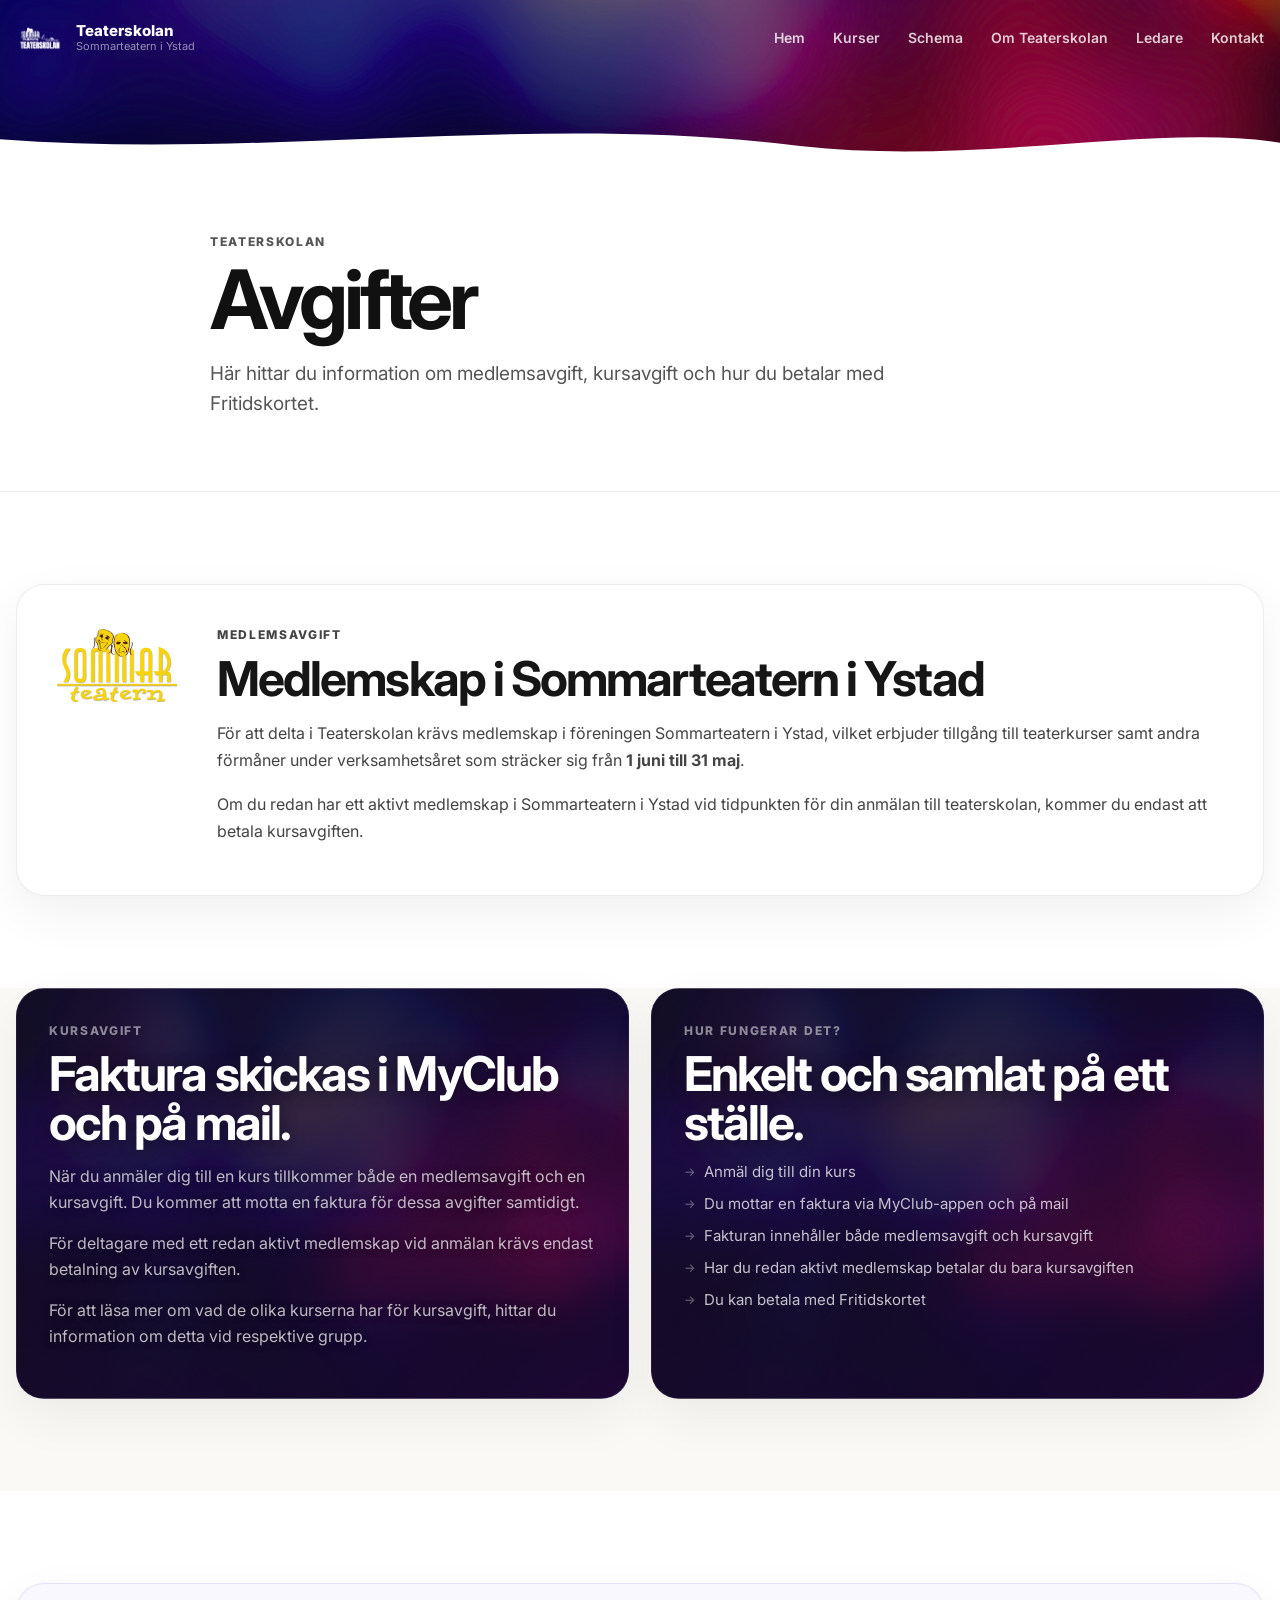
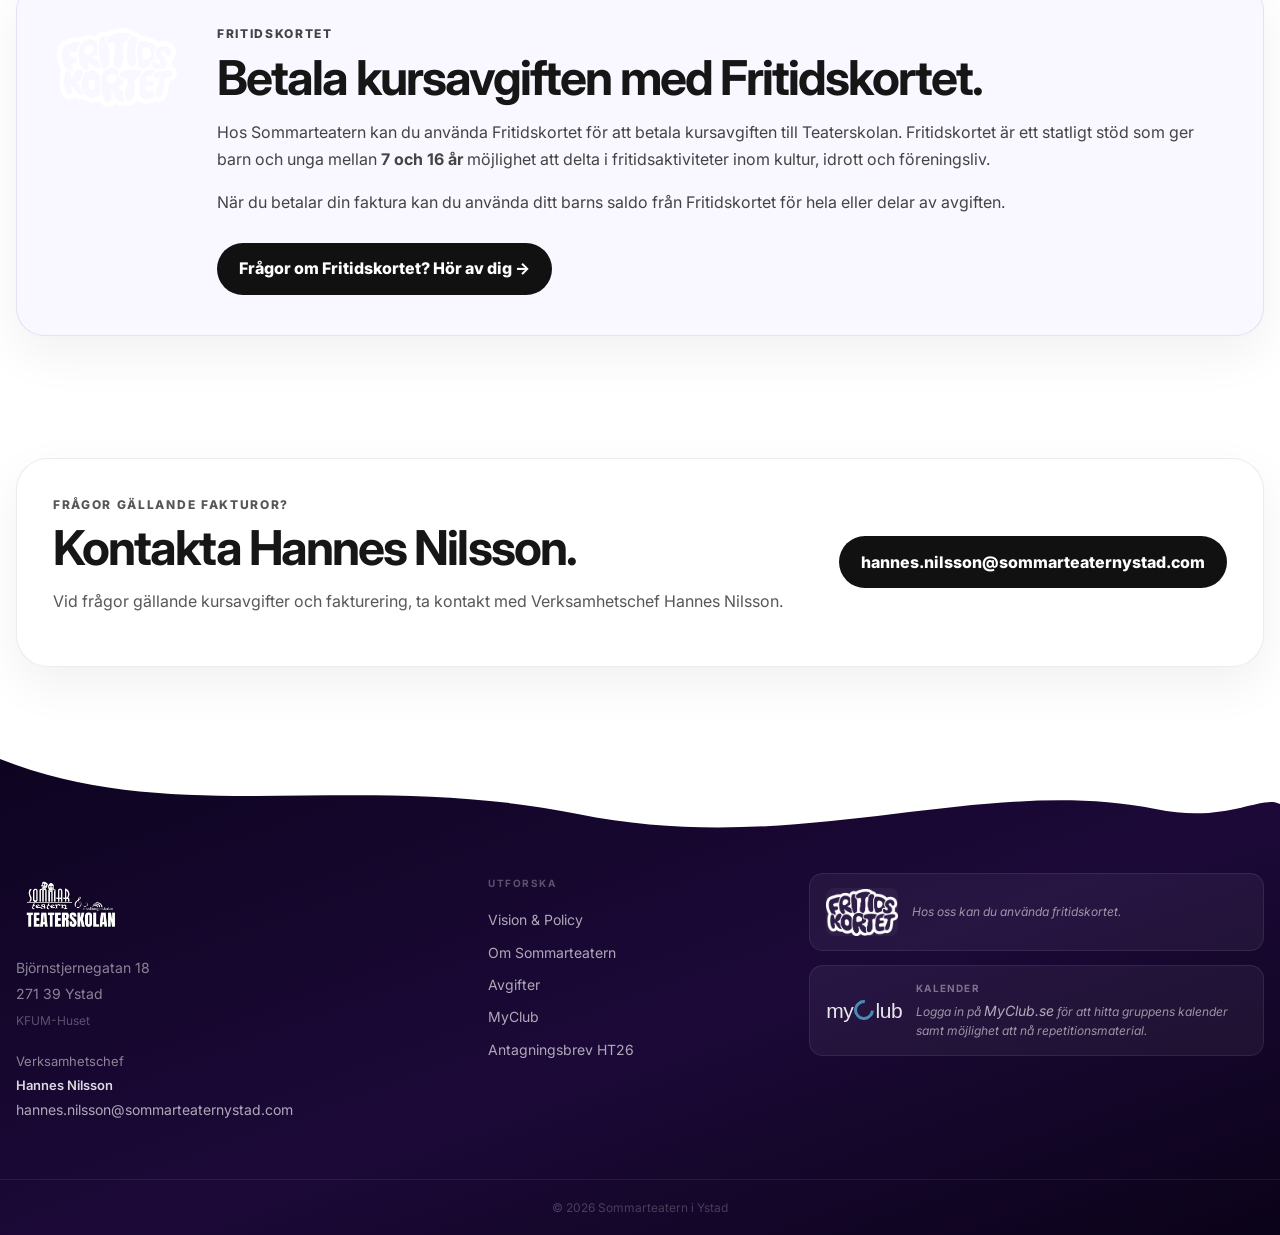
<file: avgifter.html>
<!DOCTYPE html>
<html lang="sv">
<head>
  <meta charset="UTF-8" />
  <meta name="viewport" content="width=device-width, initial-scale=1.0" />
  <title>Avgifter | Teaterskolan</title>
  <meta name="description" content="Information om medlemsavgift, kursavgift och hur du betalar med Fritidskortet hos Teaterskolan i Sommarteatern Ystad." />
  <link rel="preconnect" href="https://fonts.googleapis.com">
  <link rel="preconnect" href="https://fonts.gstatic.com" crossorigin>
  <link href="https://fonts.googleapis.com/css2?family=Inter:wght@400;500;600;700;800;900&display=swap" rel="stylesheet">
  <link rel="stylesheet" href="css/style.css" />
</head>
<body>

  <header class="site-header">
    <div class="container nav-wrap">
      <a class="brand" href="index.html">
        <img src="images/logo.png" alt="Teaterskolans logga" class="brand-logo" />
        <div>
          <div class="brand-title">Teaterskolan</div>
          <div class="brand-subtitle">Sommarteatern i Ystad</div>
        </div>
      </a>
      <nav class="site-nav">
        <a href="index.html">Hem</a>
        <div class="nav-dropdown">
          <span class="dropdown-toggle">Kurser</span>
          <div class="dropdown-menu">
            <a href="kurser/teaterkidz.html">TeaterKidz</a>
            <a href="kurser/steg-1.html">Steg 1</a>
            <a href="kurser/steg-2.html">Steg 2</a>
            <a href="kurser/steg-3.html">Steg 3</a>
            <a href="kurser/steg-vuxen.html">Steg Vuxen</a>
            <a href="kurser/musikal.html">Musikal</a>
            <a href="kurser/seniorteater.html">SeniorTeater</a>
          </div>
        </div>
        <a href="index.html#kursschema">Schema</a>
        <a href="index.html#om">Om Teaterskolan</a>
        <a href="ledare.html">Ledare</a>
        <a href="ledare.html#verksamhetschef">Kontakt</a>
      </nav>
    </div>
    <div class="header-wave">
      <svg viewBox="0 0 1440 60" preserveAspectRatio="none" xmlns="http://www.w3.org/2000/svg">
        <path d="M0,38 C300,50 600,22 900,42 C1100,54 1300,28 1440,40 L1440,60 L0,60 Z" fill="#ffffff"/>
      </svg>
    </div>
  </header>

  <main>

    <!-- Hero -->
    <section class="hero hero-course">
      <div class="hero-overlay"></div>
      <div class="container hero-content narrow">
        <p class="eyebrow">TEATERSKOLAN</p>
        <h1>Avgifter</h1>
        <p class="hero-text">Här hittar du information om medlemsavgift, kursavgift och hur du betalar med Fritidskortet.</p>
      </div>
    </section>

    <!-- Medlemsavgift -->
    <section class="section">
      <div class="container">
        <div class="avgift-card">
          <div class="avgift-card-logo">
            <img src="images/sommarteater-logo.png" alt="Sommarteatern i Ystad" class="avgift-logo">
          </div>
          <div class="avgift-card-body">
            <p class="section-kicker">Medlemsavgift</p>
            <h2>Medlemskap i Sommarteatern i Ystad</h2>
            <p>För att delta i Teaterskolan krävs medlemskap i föreningen Sommarteatern i Ystad, vilket erbjuder tillgång till teaterkurser samt andra förmåner under verksamhetsåret som sträcker sig från <strong>1 juni till 31 maj</strong>.</p>
            <p>Om du redan har ett aktivt medlemskap i Sommarteatern i Ystad vid tidpunkten för din anmälan till teaterskolan, kommer du endast att betala kursavgiften.</p>
          </div>
        </div>
      </div>
    </section>

    <!-- Kursavgift -->
    <section class="section dark-section" style="padding-top:0">
      <div class="container">
        <div class="intro-grid intro-grid-two">
          <div class="panel graphic-panel">
            <p class="section-kicker">Kursavgift</p>
            <h2>Faktura skickas i MyClub och på mail.</h2>
            <p>När du anmäler dig till en kurs tillkommer både en medlemsavgift och en kursavgift. Du kommer att motta en faktura för dessa avgifter samtidigt.</p>
            <p>För deltagare med ett redan aktivt medlemskap vid anmälan krävs endast betalning av kursavgiften.</p>
            <p>För att läsa mer om vad de olika kurserna har för kursavgift, hittar du information om detta vid respektive grupp.</p>
          </div>
          <div class="panel graphic-panel">
            <p class="section-kicker">Hur fungerar det?</p>
            <h2>Enkelt och samlat på ett ställe.</h2>
            <ul class="avgift-list">
              <li>Anmäl dig till din kurs</li>
              <li>Du mottar en faktura via MyClub-appen och på mail</li>
              <li>Fakturan innehåller både medlemsavgift och kursavgift</li>
              <li>Har du redan aktivt medlemskap betalar du bara kursavgiften</li>
              <li>Du kan betala med Fritidskortet</li>
            </ul>
          </div>
        </div>
      </div>
    </section>

    <!-- Fritidskortet -->
    <section class="section">
      <div class="container">
        <div class="avgift-card avgift-card--fritids">
          <div class="avgift-card-logo">
            <img src="images/Fritidskortetlogo.png" alt="Fritidskortet" class="avgift-logo avgift-logo--fritids">
          </div>
          <div class="avgift-card-body">
            <p class="section-kicker">Fritidskortet</p>
            <h2>Betala kursavgiften med Fritidskortet.</h2>
            <p>Hos Sommarteatern kan du använda Fritidskortet för att betala kursavgiften till Teaterskolan. Fritidskortet är ett statligt stöd som ger barn och unga mellan <strong>7 och 16 år</strong> möjlighet att delta i fritidsaktiviteter inom kultur, idrott och föreningsliv.</p>
            <p>När du betalar din faktura kan du använda ditt barns saldo från Fritidskortet för hela eller delar av avgiften.</p>
            <a class="btn btn-primary avgift-btn" href="mailto:hannes.nilsson@sommarteaternystad.com">Frågor om Fritidskortet? Hör av dig →</a>
          </div>
        </div>
      </div>
    </section>

    <!-- Kontakt / fakturafrågor -->
    <section class="section cta-section">
      <div class="container cta-box">
        <div>
          <p class="section-kicker">Frågor gällande fakturor?</p>
          <h2>Kontakta Hannes Nilsson.</h2>
          <p>Vid frågor gällande kursavgifter och fakturering, ta kontakt med Verksamhetschef Hannes Nilsson.</p>
        </div>
        <a class="btn btn-primary" href="mailto:hannes.nilsson@sommarteaternystad.com">hannes.nilsson@sommarteaternystad.com</a>
      </div>
    </section>

  </main>

  <footer class="site-footer">
    <div class="footer-wave">
      <svg viewBox="0 0 1440 80" preserveAspectRatio="none" xmlns="http://www.w3.org/2000/svg">
        <path d="M0,0 C200,70 400,10 650,55 C900,100 1100,15 1300,50 C1380,65 1420,35 1440,45 L1440,0 Z" fill="#ffffff"/>
      </svg>
    </div>
    <div class="container footer-inner">

      <div class="footer-brand">
        <img src="images/logo.png" alt="Teaterskolan Sommarteatern i Ystad" class="footer-logo">
        <address class="footer-address">
          Björnstjernegatan 18<br>
          271 39 Ystad<br>
          <span class="footer-address-note">KFUM-Huset</span>
        </address>
        <p class="footer-contact">
          Verksamhetschef<br>
          <strong>Hannes Nilsson</strong><br>
          <a href="mailto:hannes.nilsson@sommarteaternystad.com">hannes.nilsson@sommarteaternystad.com</a>
        </p>
      </div>

      <nav class="footer-nav">
        <h4 class="footer-nav-title">Utforska</h4>
        <a href="vision-policy.html">Vision &amp; Policy</a>
        <a href="om-sommarteatern.html">Om Sommarteatern</a>
        <a href="avgifter.html">Avgifter</a>
        <a href="myclub.html">MyClub</a>
        <a href="antagningsbrev-ht26.html">Antagningsbrev HT26</a>
      </nav>

      <div class="footer-partners">
        <div class="footer-partner">
          <img src="images/Fritidskortetlogo.png" alt="Fritidskortet" class="partner-logo">
          <p>Hos oss kan du använda fritidskortet.</p>
        </div>
        <div class="footer-partner">
          <span class="myclub-logo-text"><span>my</span><span class="myclub-arc"></span><span>lub</span></span>
          <div>
            <h5 class="partner-heading">Kalender</h5>
            <p>Logga in på <a href="https://myclub.se" target="_blank" rel="noopener">MyClub.se</a> för att hitta gruppens kalender samt möjlighet att nå repetitionsmaterial.</p>
          </div>
        </div>
      </div>

    </div>
    <div class="footer-bottom">
      <div class="container">
        <p>© 2026 Sommarteatern i Ystad</p>
      </div>
    </div>
  </footer>

  <script src="js/site.js"></script>
</body>
</html>
</file>
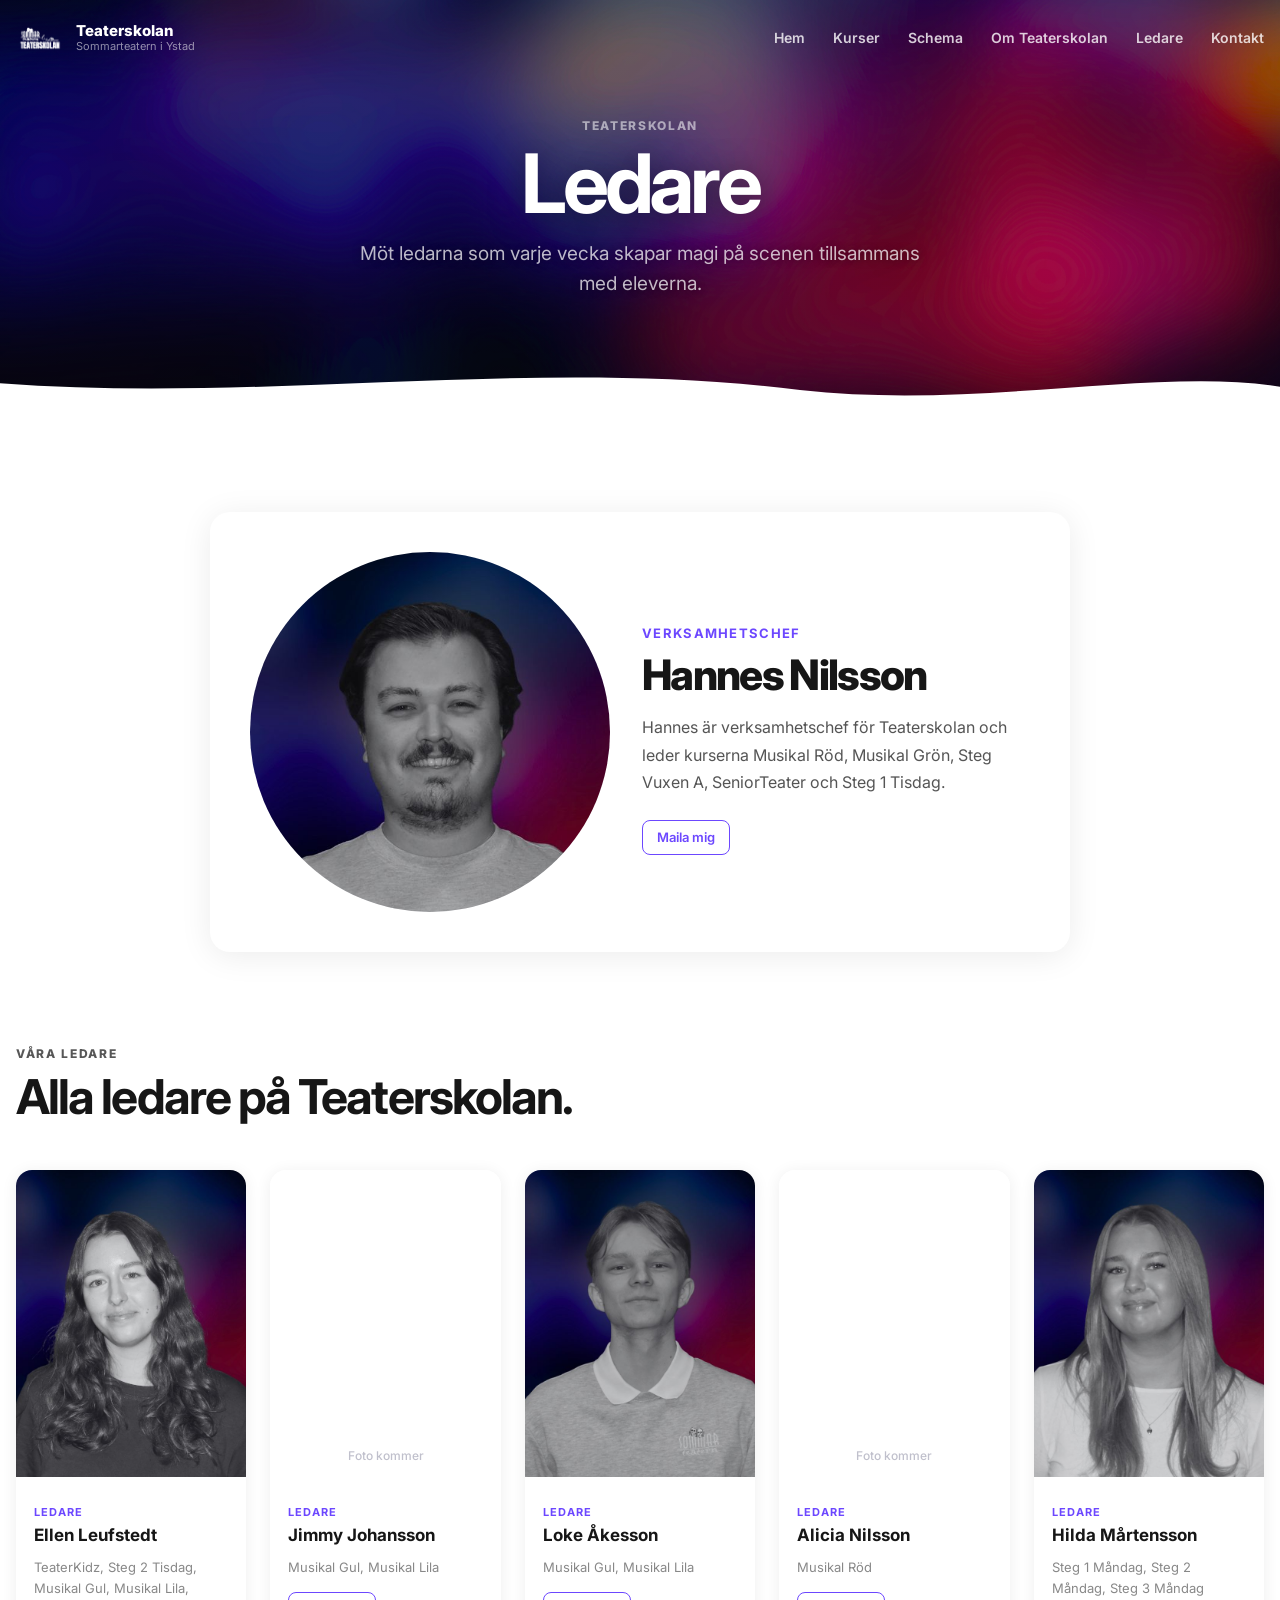
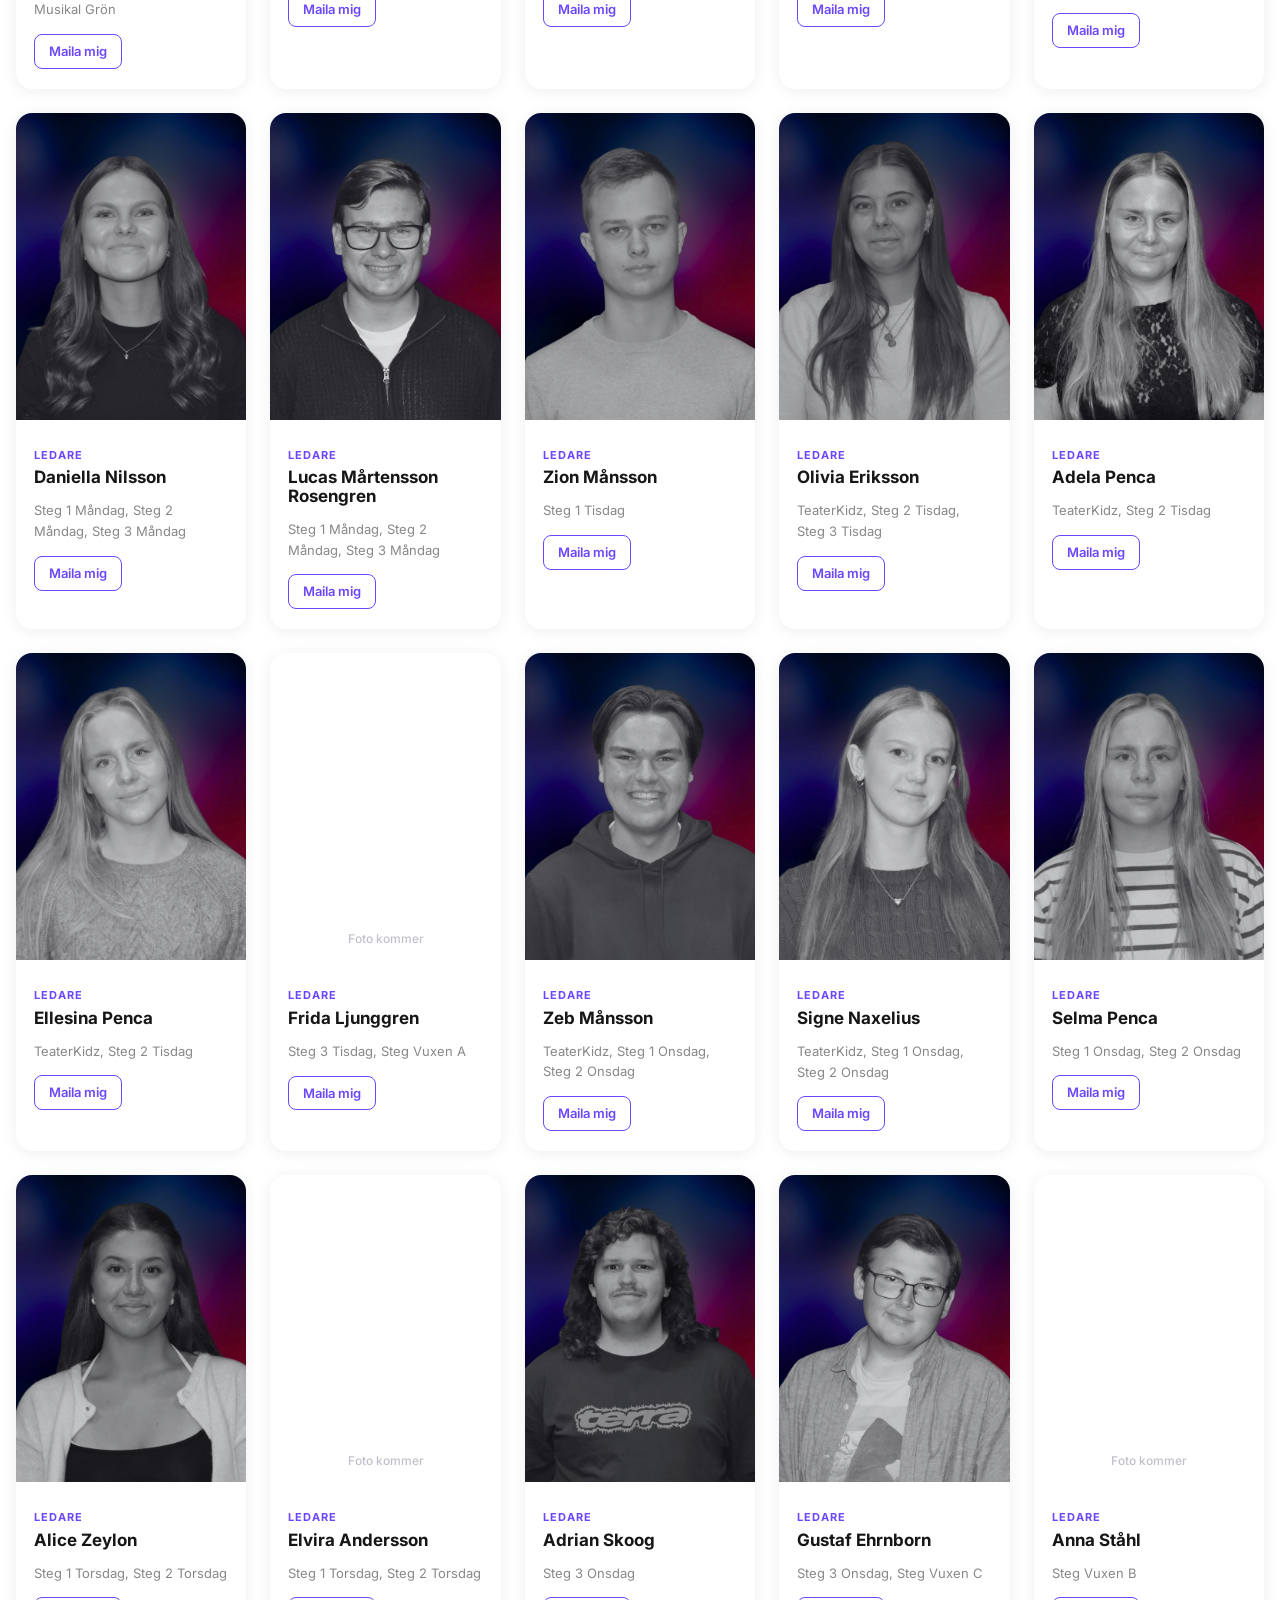
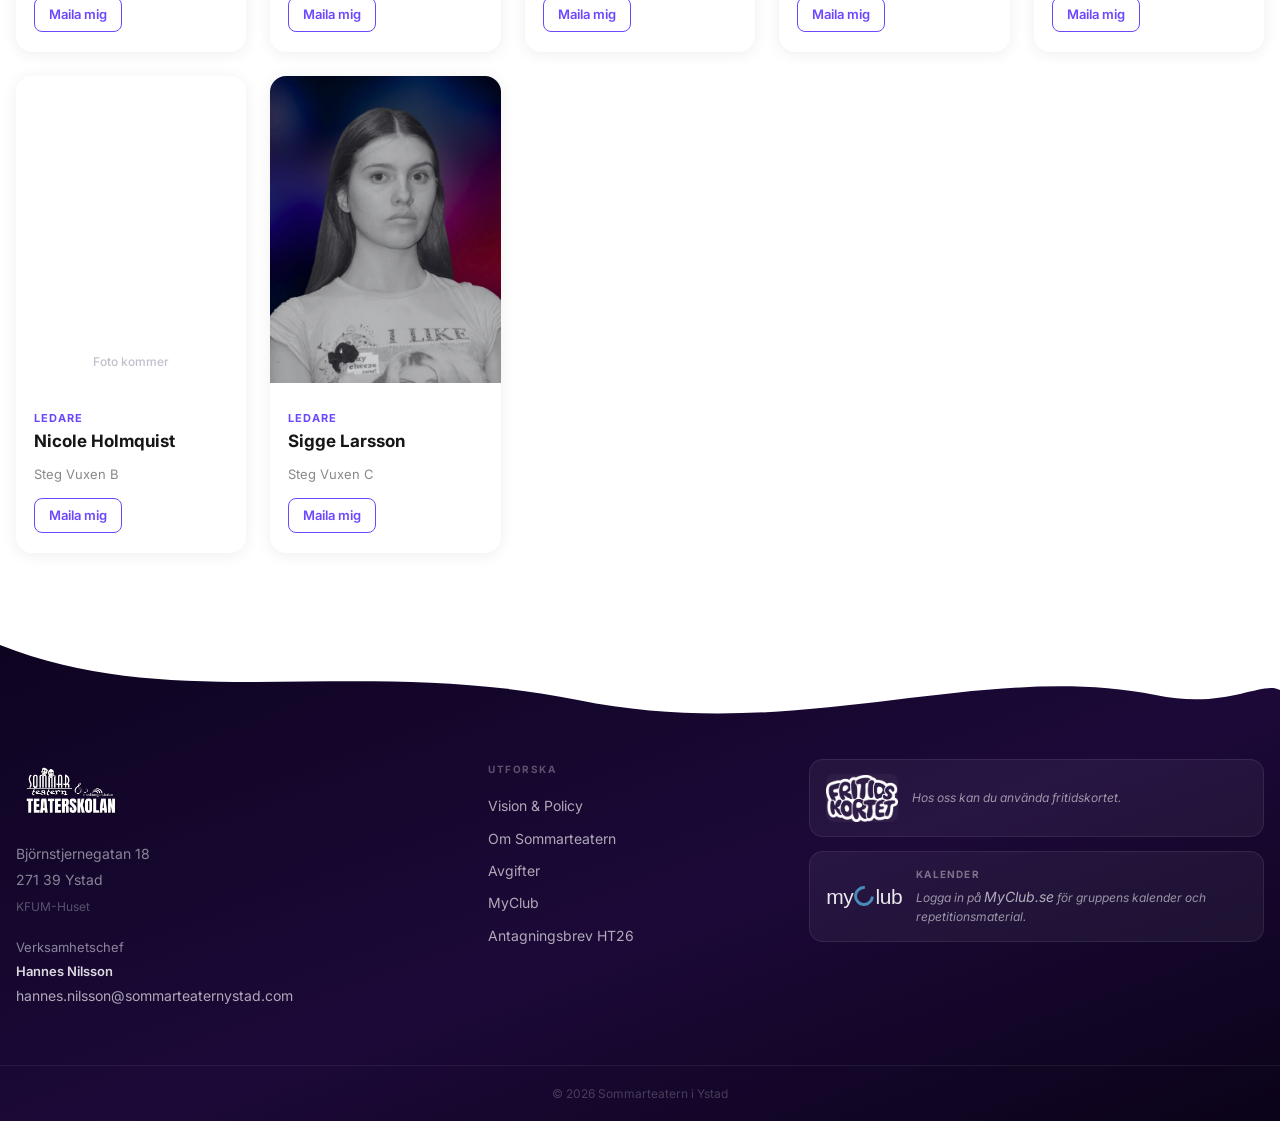
<file: ledare.html>
<!DOCTYPE html>
<html lang="sv">
<head>
  <meta charset="UTF-8" />
  <meta name="viewport" content="width=device-width, initial-scale=1.0" />
  <title>Ledare | Teaterskolan</title>
  <meta name="description" content="Möt ledarna på Teaterskolan — Sommarteatern i Ystad." />
  <link rel="preconnect" href="https://fonts.googleapis.com">
  <link rel="preconnect" href="https://fonts.gstatic.com" crossorigin>
  <link href="https://fonts.googleapis.com/css2?family=Inter:wght@400;500;600;700;800;900&display=swap" rel="stylesheet">
  <link rel="stylesheet" href="css/style.css" />
  <style>
    /* ── Verksamhetschef (featured) ─────────────────────────── */
    .ledare-featured {
      display: flex;
      align-items: center;
      gap: 32px;
      background: var(--surface, #fff);
      border-radius: 20px;
      box-shadow: 0 4px 32px rgba(0,0,0,0.08);
      padding: 40px;
      max-width: 860px;
      margin: 0 auto;
    }
    .ledare-featured-img {
      flex-shrink: 0;
      width: 360px;
      height: 360px;
      border-radius: 50%;
      background: #f0f0f5;
      overflow: hidden;
      display: flex;
      align-items: flex-end;
      justify-content: center;
      color: #c0c0cc;
      font-size: 11px;
      font-weight: 500;
      text-align: center;
      padding-bottom: 10px;
      position: relative;
    }
    .ledare-featured-img img {
      position: absolute;
      inset: 0;
      width: 100%;
      height: 100%;
      object-fit: cover;
      object-position: top center;
      display: block;
    }
    .ledare-featured-body {
      flex: 1;
    }
    .ledare-featured-body .ledare-role {
      font-size: 13px;
      font-weight: 700;
      letter-spacing: 0.1em;
      text-transform: uppercase;
      color: var(--accent, #6c47ff);
      margin-bottom: 8px;
    }
    .ledare-featured-body h2 {
      font-size: clamp(28px, 4vw, 42px);
      font-weight: 800;
      line-height: 1.1;
      margin: 0 0 16px;
    }
    .ledare-featured-body p {
      color: #555;
      line-height: 1.7;
      margin-bottom: 24px;
    }
    .ledare-contact-link {
      display: inline-flex;
      align-items: center;
      gap: 8px;
      font-size: 15px;
      font-weight: 600;
      color: var(--accent, #6c47ff);
      text-decoration: none;
    }
    .ledare-contact-link:hover { text-decoration: underline; }

    /* ── Ledargrid ──────────────────────────────────────────── */
    .ledare-grid {
      display: grid;
      grid-template-columns: repeat(auto-fill, minmax(220px, 1fr));
      gap: 24px;
      margin-top: 48px;
    }
    .ledare-card {
      background: #fff;
      border-radius: 16px;
      box-shadow: 0 2px 16px rgba(0,0,0,0.07);
      overflow: hidden;
      transition: transform 0.18s, box-shadow 0.18s;
    }
    .ledare-card:hover {
      transform: translateY(-4px);
      box-shadow: 0 8px 32px rgba(0,0,0,0.12);
    }
    .ledare-card-img {
      width: 100%;
      aspect-ratio: 3/4;
      background: #fff;
      position: relative;
      display: flex;
      align-items: flex-end;
      justify-content: center;
      color: #c0c0cc;
      font-size: 12px;
      font-weight: 500;
      padding-bottom: 12px;
    }
    .ledare-card-img img {
      position: absolute;
      inset: 0;
      width: 100%;
      height: 100%;
      object-fit: cover;
      object-position: top center;
      display: block;
    }
    .ledare-card-body {
      padding: 16px 18px 20px;
    }
    .ledare-card-body .ledare-role {
      font-size: 11px;
      font-weight: 700;
      letter-spacing: 0.09em;
      text-transform: uppercase;
      color: var(--accent, #6c47ff);
      margin-bottom: 4px;
    }
    .ledare-card-body h3 {
      font-size: 17px;
      font-weight: 700;
      margin: 0 0 4px;
    }
    .ledare-card-body .ledare-kurser {
      font-size: 13px;
      color: #888;
      margin-bottom: 14px;
    }
    .ledare-mail-btn {
      display: inline-block;
      font-size: 13px;
      font-weight: 600;
      color: var(--accent, #6c47ff);
      text-decoration: none;
      border: 1.5px solid var(--accent, #6c47ff);
      border-radius: 8px;
      padding: 6px 14px;
      transition: background 0.15s, color 0.15s;
    }
    .ledare-mail-btn:hover {
      background: var(--accent, #6c47ff);
      color: #fff;
    }

    @media (max-width: 700px) {
      .ledare-featured {
        flex-direction: column;
        align-items: flex-start;
        padding: 24px 20px;
        gap: 20px;
      }
      .ledare-featured-img {
        width: 180px;
        height: 180px;
      }
    }
  </style>
</head>
<body>

  <header class="site-header">
    <div class="container nav-wrap">
      <a class="brand" href="index.html">
        <img src="images/logo.png" alt="Teaterskolans logga" class="brand-logo" />
        <div>
          <div class="brand-title">Teaterskolan</div>
          <div class="brand-subtitle">Sommarteatern i Ystad</div>
        </div>
      </a>
      <nav class="site-nav">
        <a href="index.html">Hem</a>
        <div class="nav-dropdown">
          <span class="dropdown-toggle">Kurser</span>
          <div class="dropdown-menu">
            <a href="kurser/teaterkidz.html">TeaterKidz</a>
            <a href="kurser/steg-1.html">Steg 1</a>
            <a href="kurser/steg-2.html">Steg 2</a>
            <a href="kurser/steg-3.html">Steg 3</a>
            <a href="kurser/steg-vuxen.html">Steg Vuxen</a>
            <a href="kurser/musikal.html">Musikal</a>
            <a href="kurser/seniorteater.html">SeniorTeater</a>
          </div>
        </div>
        <a href="index.html#kursschema">Schema</a>
        <a href="index.html#om">Om Teaterskolan</a>
        <a href="ledare.html" class="nav-active">Ledare</a>
        <a href="#verksamhetschef">Kontakt</a>
      </nav>
    </div>
    <div class="kurs-hero-content container">
      <p class="eyebrow" style="color:rgba(255,255,255,0.55)">TEATERSKOLAN</p>
      <h1 style="color:#fff;text-shadow:0 4px 32px rgba(0,0,0,0.5)">Ledare</h1>
      <p style="color:rgba(255,255,255,0.72);font-size:19px;max-width:560px;margin:16px auto 0;text-shadow:0 1px 8px rgba(0,0,0,0.4)">Möt ledarna som varje vecka skapar magi på scenen tillsammans med eleverna.</p>
    </div>
    <div class="header-wave">
      <svg viewBox="0 0 1440 60" preserveAspectRatio="none" xmlns="http://www.w3.org/2000/svg">
        <path d="M0,38 C300,50 600,22 900,42 C1100,54 1300,28 1440,40 L1440,60 L0,60 Z" fill="#ffffff"/>
      </svg>
    </div>
  </header>

  <main>

    <!-- Verksamhetschef -->
    <section class="section" id="verksamhetschef">
      <div class="container">
        <div class="ledare-featured">
          <div class="ledare-featured-img">
            <img src="images/ledare/hannes.jpg" alt="Hannes Nilsson">
          </div>
          <div class="ledare-featured-body">
            <p class="ledare-role">Verksamhetschef</p>
            <h2>Hannes Nilsson</h2>
            <p>Hannes är verksamhetschef för Teaterskolan och leder kurserna Musikal Röd, Musikal Grön, Steg Vuxen A, SeniorTeater och Steg 1 Tisdag.</p>
            <a class="ledare-mail-btn" href="mailto:hannes.nilsson@sommarteaternystad.com">Maila mig</a>
          </div>
        </div>
      </div>
    </section>

    <!-- Övriga ledare -->
    <section class="section" style="padding-top:0">
      <div class="container">
        <div class="section-head" style="margin-bottom:0">
          <p class="section-kicker">Våra ledare</p>
          <h2>Alla ledare på Teaterskolan.</h2>
        </div>
        <div class="ledare-grid">

          <!-- Musikal -->

          <div class="ledare-card">
            <div class="ledare-card-img"><img src="images/ledare/ellen.jpg" alt="Ellen Leufstedt"></div>
            <div class="ledare-card-body">
              <p class="ledare-role">Ledare</p>
              <h3>Ellen Leufstedt</h3>
              <p class="ledare-kurser">TeaterKidz, Steg 2 Tisdag, Musikal Gul, Musikal Lila, Musikal Grön</p>
              <a class="ledare-mail-btn" href="mailto:ellen.leufstedt@arbetsgruppen.sommarteaternystad.com">Maila mig</a>
            </div>
          </div>

          <div class="ledare-card">
            <div class="ledare-card-img">Foto kommer</div>
            <div class="ledare-card-body">
              <p class="ledare-role">Ledare</p>
              <h3>Jimmy Johansson</h3>
              <p class="ledare-kurser">Musikal Gul, Musikal Lila</p>
              <a class="ledare-mail-btn" href="mailto:jimmy.johansson@arbetsgruppen.sommarteaternystad.com">Maila mig</a>
            </div>
          </div>

          <div class="ledare-card">
            <div class="ledare-card-img"><img src="images/ledare/loke.jpg" alt="Loke Åkesson"></div>
            <div class="ledare-card-body">
              <p class="ledare-role">Ledare</p>
              <h3>Loke Åkesson</h3>
              <p class="ledare-kurser">Musikal Gul, Musikal Lila</p>
              <a class="ledare-mail-btn" href="mailto:loke.akesson@arbetsgruppen.sommarteaternystad.com">Maila mig</a>
            </div>
          </div>

          <div class="ledare-card">
            <div class="ledare-card-img">Foto kommer</div>
            <div class="ledare-card-body">
              <p class="ledare-role">Ledare</p>
              <h3>Alicia Nilsson</h3>
              <p class="ledare-kurser">Musikal Röd</p>
              <a class="ledare-mail-btn" href="mailto:alicia.nilsson@arbetsgruppen.sommarteaternystad.com">Maila mig</a>
            </div>
          </div>

          <!-- Steg 1, 2 & 3 Måndag -->

          <div class="ledare-card">
            <div class="ledare-card-img"><img src="images/ledare/hilda.jpg" alt="Hilda Mårtensson"></div>
            <div class="ledare-card-body">
              <p class="ledare-role">Ledare</p>
              <h3>Hilda Mårtensson</h3>
              <p class="ledare-kurser">Steg 1 Måndag, Steg 2 Måndag, Steg 3 Måndag</p>
              <a class="ledare-mail-btn" href="mailto:hilda.martensson@arbetsgruppen.sommarteaternystad.com">Maila mig</a>
            </div>
          </div>

          <div class="ledare-card">
            <div class="ledare-card-img"><img src="images/ledare/daniella.jpg" alt="Daniella Nilsson"></div>
            <div class="ledare-card-body">
              <p class="ledare-role">Ledare</p>
              <h3>Daniella Nilsson</h3>
              <p class="ledare-kurser">Steg 1 Måndag, Steg 2 Måndag, Steg 3 Måndag</p>
              <a class="ledare-mail-btn" href="mailto:daniella.nilsson@arbetsgruppen.sommarteaternystad.com">Maila mig</a>
            </div>
          </div>

          <div class="ledare-card">
            <div class="ledare-card-img"><img src="images/ledare/lucas.jpg" alt="Lucas Mårtensson Rosengren"></div>
            <div class="ledare-card-body">
              <p class="ledare-role">Ledare</p>
              <h3>Lucas Mårtensson Rosengren</h3>
              <p class="ledare-kurser">Steg 1 Måndag, Steg 2 Måndag, Steg 3 Måndag</p>
              <a class="ledare-mail-btn" href="mailto:lucas.martensson.rosengren@arbetsgruppen.sommarteaternystad.com">Maila mig</a>
            </div>
          </div>

          <!-- Steg 1 Tisdag -->

          <div class="ledare-card">
            <div class="ledare-card-img"><img src="images/ledare/zion.jpg" alt="Zion Månsson"></div>
            <div class="ledare-card-body">
              <p class="ledare-role">Ledare</p>
              <h3>Zion Månsson</h3>
              <p class="ledare-kurser">Steg 1 Tisdag</p>
              <a class="ledare-mail-btn" href="mailto:zion.mansson@arbetsgruppen.sommarteaternystad.com">Maila mig</a>
            </div>
          </div>

          <!-- Steg 2 Tisdag, Steg 3 Tisdag, TeaterKidz -->

          <div class="ledare-card">
            <div class="ledare-card-img"><img src="images/ledare/olivia.jpg" alt="Olivia Eriksson"></div>
            <div class="ledare-card-body">
              <p class="ledare-role">Ledare</p>
              <h3>Olivia Eriksson</h3>
              <p class="ledare-kurser">TeaterKidz, Steg 2 Tisdag, Steg 3 Tisdag</p>
              <a class="ledare-mail-btn" href="mailto:olivia.eriksson@arbetsgruppen.sommarteaternystad.com">Maila mig</a>
            </div>
          </div>

          <div class="ledare-card">
            <div class="ledare-card-img"><img src="images/ledare/adela.jpg" alt="Adela Penca"></div>
            <div class="ledare-card-body">
              <p class="ledare-role">Ledare</p>
              <h3>Adela Penca</h3>
              <p class="ledare-kurser">TeaterKidz, Steg 2 Tisdag</p>
              <a class="ledare-mail-btn" href="mailto:adela.penca@arbetsgruppen.sommarteaternystad.com">Maila mig</a>
            </div>
          </div>

          <div class="ledare-card">
            <div class="ledare-card-img"><img src="images/ledare/ellesina.jpg" alt="Ellesina Penca"></div>
            <div class="ledare-card-body">
              <p class="ledare-role">Ledare</p>
              <h3>Ellesina Penca</h3>
              <p class="ledare-kurser">TeaterKidz, Steg 2 Tisdag</p>
              <a class="ledare-mail-btn" href="mailto:ellesina.penca@arbetsgruppen.sommarteaternystad.com">Maila mig</a>
            </div>
          </div>

          <!-- Steg 3 Tisdag & Steg Vuxen A -->

          <div class="ledare-card">
            <div class="ledare-card-img">Foto kommer</div>
            <div class="ledare-card-body">
              <p class="ledare-role">Ledare</p>
              <h3>Frida Ljunggren</h3>
              <p class="ledare-kurser">Steg 3 Tisdag, Steg Vuxen A</p>
              <a class="ledare-mail-btn" href="mailto:frida.ljunggren@arbetsgruppen.sommarteaternystad.com">Maila mig</a>
            </div>
          </div>

          <!-- Steg 1 & 2 Onsdag, TeaterKidz -->

          <div class="ledare-card">
            <div class="ledare-card-img"><img src="images/ledare/zeb.jpg" alt="Zeb Månsson"></div>
            <div class="ledare-card-body">
              <p class="ledare-role">Ledare</p>
              <h3>Zeb Månsson</h3>
              <p class="ledare-kurser">TeaterKidz, Steg 1 Onsdag, Steg 2 Onsdag</p>
              <a class="ledare-mail-btn" href="mailto:zeb.mansson@arbetsgruppen.sommarteaternystad.com">Maila mig</a>
            </div>
          </div>

          <div class="ledare-card">
            <div class="ledare-card-img"><img src="images/ledare/signe.jpg" alt="Signe Naxelius"></div>
            <div class="ledare-card-body">
              <p class="ledare-role">Ledare</p>
              <h3>Signe Naxelius</h3>
              <p class="ledare-kurser">TeaterKidz, Steg 1 Onsdag, Steg 2 Onsdag</p>
              <a class="ledare-mail-btn" href="mailto:signe.naxelius@arbetsgruppen.sommarteaternystad.com">Maila mig</a>
            </div>
          </div>

          <div class="ledare-card">
            <div class="ledare-card-img"><img src="images/ledare/selma.jpg" alt="Selma Penca"></div>
            <div class="ledare-card-body">
              <p class="ledare-role">Ledare</p>
              <h3>Selma Penca</h3>
              <p class="ledare-kurser">Steg 1 Onsdag, Steg 2 Onsdag</p>
              <a class="ledare-mail-btn" href="mailto:selma.penca@arbetsgruppen.sommarteaternystad.com">Maila mig</a>
            </div>
          </div>

          <!-- Steg 1 & 2 Torsdag -->

          <div class="ledare-card">
            <div class="ledare-card-img"><img src="images/ledare/alice.jpg" alt="Alice Zeylon"></div>
            <div class="ledare-card-body">
              <p class="ledare-role">Ledare</p>
              <h3>Alice Zeylon</h3>
              <p class="ledare-kurser">Steg 1 Torsdag, Steg 2 Torsdag</p>
              <a class="ledare-mail-btn" href="mailto:alice.zeylon@arbetsgruppen.sommarteaternystad.com">Maila mig</a>
            </div>
          </div>

          <div class="ledare-card">
            <div class="ledare-card-img">Foto kommer</div>
            <div class="ledare-card-body">
              <p class="ledare-role">Ledare</p>
              <h3>Elvira Andersson</h3>
              <p class="ledare-kurser">Steg 1 Torsdag, Steg 2 Torsdag</p>
              <a class="ledare-mail-btn" href="mailto:elvira.andersson@arbetsgruppen.sommarteaternystad.com">Maila mig</a>
            </div>
          </div>

          <!-- Steg 3 Onsdag & Steg Vuxen C -->

          <div class="ledare-card">
            <div class="ledare-card-img"><img src="images/ledare/adrian.jpg" alt="Adrian Skoog"></div>
            <div class="ledare-card-body">
              <p class="ledare-role">Ledare</p>
              <h3>Adrian Skoog</h3>
              <p class="ledare-kurser">Steg 3 Onsdag</p>
              <a class="ledare-mail-btn" href="mailto:adrian.skoog@arbetsgruppen.sommarteaternystad.com">Maila mig</a>
            </div>
          </div>

          <div class="ledare-card">
            <div class="ledare-card-img"><img src="images/ledare/gustaf.jpg" alt="Gustaf Ehrnborn"></div>
            <div class="ledare-card-body">
              <p class="ledare-role">Ledare</p>
              <h3>Gustaf Ehrnborn</h3>
              <p class="ledare-kurser">Steg 3 Onsdag, Steg Vuxen C</p>
              <a class="ledare-mail-btn" href="mailto:gustaf.ehrnborn@arbetsgruppen.sommarteaternystad.com">Maila mig</a>
            </div>
          </div>

          <!-- Steg Vuxen B & C -->

          <div class="ledare-card">
            <div class="ledare-card-img">Foto kommer</div>
            <div class="ledare-card-body">
              <p class="ledare-role">Ledare</p>
              <h3>Anna Ståhl</h3>
              <p class="ledare-kurser">Steg Vuxen B</p>
              <a class="ledare-mail-btn" href="mailto:anna.stahl@sommarteaternystad.com">Maila mig</a>
            </div>
          </div>

          <div class="ledare-card">
            <div class="ledare-card-img">Foto kommer</div>
            <div class="ledare-card-body">
              <p class="ledare-role">Ledare</p>
              <h3>Nicole Holmquist</h3>
              <p class="ledare-kurser">Steg Vuxen B</p>
              <a class="ledare-mail-btn" href="mailto:nicole.holmquist@arbetsgruppen.sommarteaternystad.com">Maila mig</a>
            </div>
          </div>

          <div class="ledare-card">
            <div class="ledare-card-img"><img src="images/ledare/sigge.jpg" alt="Sigge Larsson"></div>
            <div class="ledare-card-body">
              <p class="ledare-role">Ledare</p>
              <h3>Sigge Larsson</h3>
              <p class="ledare-kurser">Steg Vuxen C</p>
              <a class="ledare-mail-btn" href="mailto:sigge.larsson@arbetsgruppen.sommarteaternystad.com">Maila mig</a>
            </div>
          </div>

        </div>
      </div>
    </section>

  </main>

  <footer class="site-footer">
    <div class="footer-wave">
      <svg viewBox="0 0 1440 80" preserveAspectRatio="none" xmlns="http://www.w3.org/2000/svg">
        <path d="M0,0 C200,70 400,10 650,55 C900,100 1100,15 1300,50 C1380,65 1420,35 1440,45 L1440,0 Z" fill="#ffffff"/>
      </svg>
    </div>
    <div class="container footer-inner">
      <div class="footer-brand">
        <img src="images/logo.png" alt="Teaterskolan Sommarteatern i Ystad" class="footer-logo">
        <address class="footer-address">
          Björnstjernegatan 18<br>
          271 39 Ystad<br>
          <span class="footer-address-note">KFUM-Huset</span>
        </address>
        <p class="footer-contact">
          Verksamhetschef<br>
          <strong>Hannes Nilsson</strong><br>
          <a href="mailto:hannes.nilsson@sommarteaternystad.com">hannes.nilsson@sommarteaternystad.com</a>
        </p>
      </div>
      <nav class="footer-nav">
        <h4 class="footer-nav-title">Utforska</h4>
        <a href="vision-policy.html">Vision &amp; Policy</a>
        <a href="om-sommarteatern.html">Om Sommarteatern</a>
        <a href="avgifter.html">Avgifter</a>
        <a href="myclub.html">MyClub</a>
        <a href="antagningsbrev-ht26.html">Antagningsbrev HT26</a>
      </nav>
      <div class="footer-partners">
        <div class="footer-partner">
          <img src="images/Fritidskortetlogo.png" alt="Fritidskortet" class="partner-logo">
          <p>Hos oss kan du använda fritidskortet.</p>
        </div>
        <div class="footer-partner">
          <span class="myclub-logo-text"><span>my</span><span class="myclub-arc"></span><span>lub</span></span>
          <div>
            <h5 class="partner-heading">Kalender</h5>
            <p>Logga in på <a href="myclub.html">MyClub.se</a> för gruppens kalender och repetitionsmaterial.</p>
          </div>
        </div>
      </div>
    </div>
    <div class="footer-bottom">
      <div class="container">
        <p>© 2026 Sommarteatern i Ystad</p>
      </div>
    </div>
  </footer>

  <script src="js/site.js"></script>
</body>
</html>
</file>
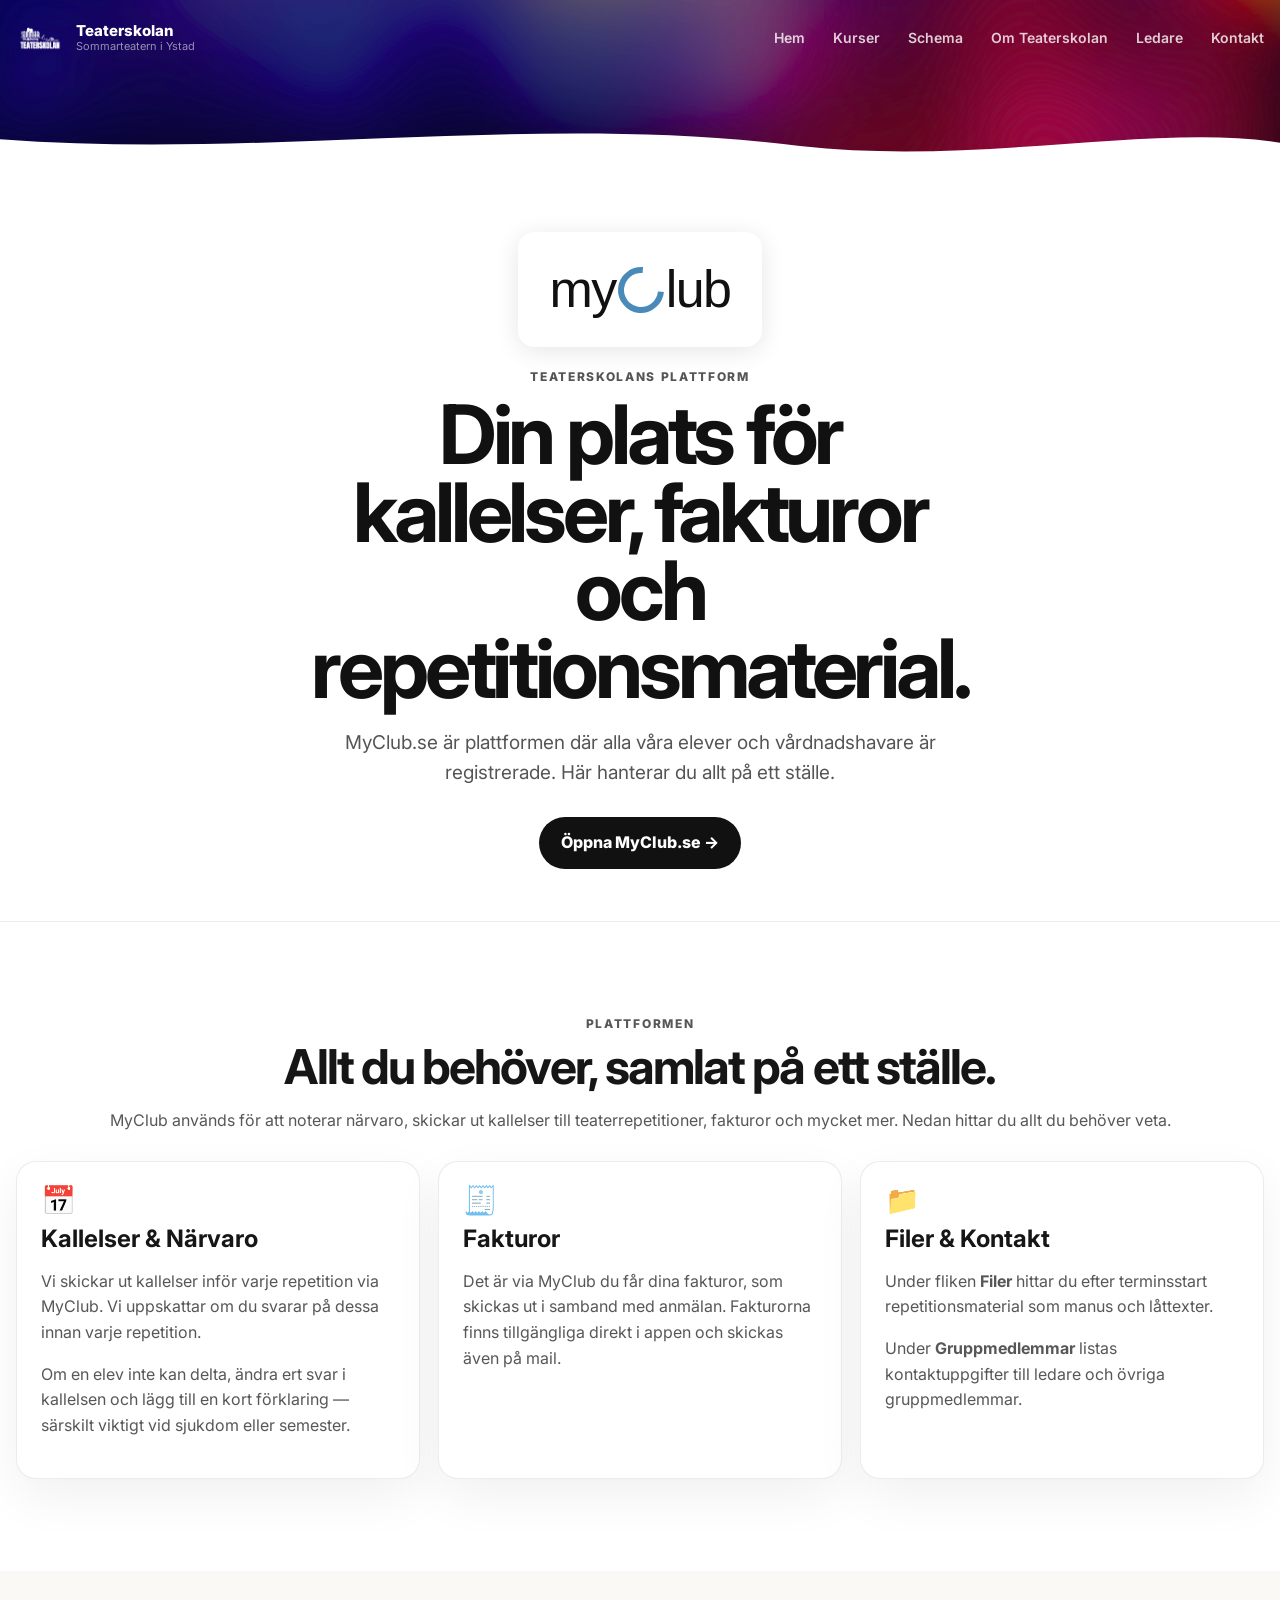
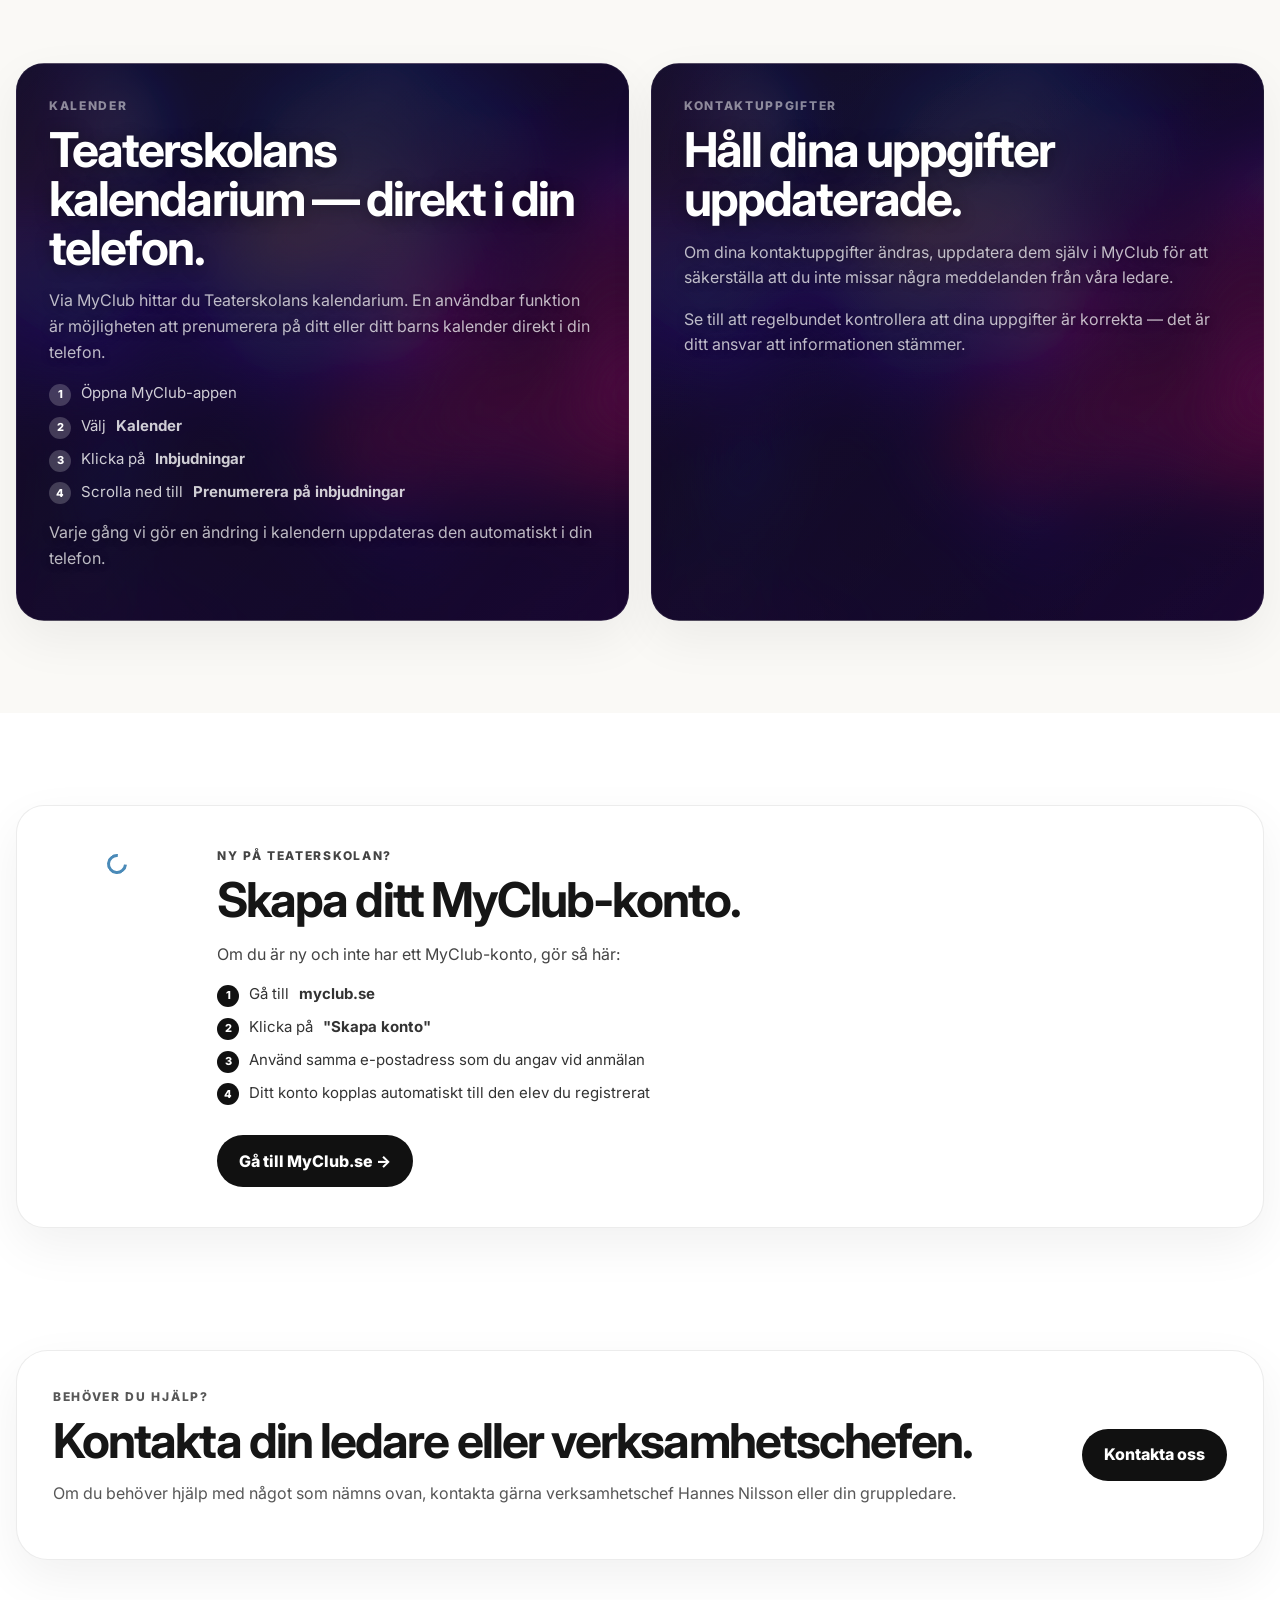
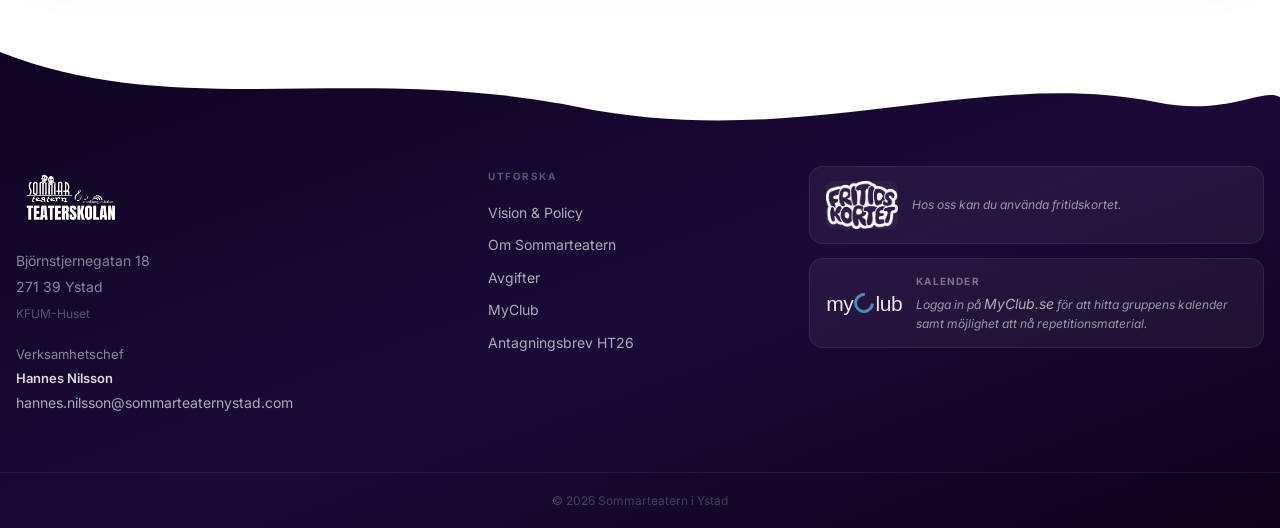
<file: myclub.html>
<!DOCTYPE html>
<html lang="sv">
<head>
  <meta charset="UTF-8" />
  <meta name="viewport" content="width=device-width, initial-scale=1.0" />
  <title>MyClub | Teaterskolan</title>
  <meta name="description" content="Information om MyClub — plattformen för elever och vårdnadshavare i Teaterskolan Sommarteatern i Ystad." />
  <link rel="preconnect" href="https://fonts.googleapis.com">
  <link rel="preconnect" href="https://fonts.gstatic.com" crossorigin>
  <link href="https://fonts.googleapis.com/css2?family=Inter:wght@400;500;600;700;800;900&display=swap" rel="stylesheet">
  <link rel="stylesheet" href="css/style.css" />
</head>
<body>

  <header class="site-header">
    <div class="container nav-wrap">
      <a class="brand" href="index.html">
        <img src="images/logo.png" alt="Teaterskolans logga" class="brand-logo" />
        <div>
          <div class="brand-title">Teaterskolan</div>
          <div class="brand-subtitle">Sommarteatern i Ystad</div>
        </div>
      </a>
      <nav class="site-nav">
        <a href="index.html">Hem</a>
        <div class="nav-dropdown">
          <span class="dropdown-toggle">Kurser</span>
          <div class="dropdown-menu">
            <a href="kurser/teaterkidz.html">TeaterKidz</a>
            <a href="kurser/steg-1.html">Steg 1</a>
            <a href="kurser/steg-2.html">Steg 2</a>
            <a href="kurser/steg-3.html">Steg 3</a>
            <a href="kurser/steg-vuxen.html">Steg Vuxen</a>
            <a href="kurser/musikal.html">Musikal</a>
            <a href="kurser/seniorteater.html">SeniorTeater</a>
          </div>
        </div>
        <a href="index.html#kursschema">Schema</a>
        <a href="index.html#om">Om Teaterskolan</a>
        <a href="ledare.html">Ledare</a>
        <a href="ledare.html#verksamhetschef">Kontakt</a>
      </nav>
    </div>
    <div class="header-wave">
      <svg viewBox="0 0 1440 60" preserveAspectRatio="none" xmlns="http://www.w3.org/2000/svg">
        <path d="M0,38 C300,50 600,22 900,42 C1100,54 1300,28 1440,40 L1440,60 L0,60 Z" fill="#ffffff"/>
      </svg>
    </div>
  </header>

  <main>

    <!-- Hero med MyClub-logga som huvudfokus -->
    <section class="hero hero-course myclub-hero">
      <div class="hero-overlay"></div>
      <div class="container hero-content narrow" style="text-align:center;max-width:680px;margin:0 auto">
        <div class="myclub-logo-hero">
          <span>my</span><span class="myclub-arc-hero"></span><span>lub</span>
        </div>
        <p class="eyebrow" style="margin-top:20px">TEATERSKOLANS PLATTFORM</p>
        <h1>Din plats för kallelser, fakturor och repetitionsmaterial.</h1>
        <p class="hero-text">MyClub.se är plattformen där alla våra elever och vårdnadshavare är registrerade. Här hanterar du allt på ett ställe.</p>
        <div class="hero-actions" style="justify-content:center">
          <a class="btn btn-primary" href="https://myclub.se" target="_blank" rel="noopener">Öppna MyClub.se →</a>
        </div>
      </div>
    </section>

    <!-- Vad används MyClub till? -->
    <section class="section">
      <div class="container">
        <div class="section-head center">
          <p class="section-kicker">Plattformen</p>
          <h2>Allt du behöver, samlat på ett ställe.</h2>
          <p>MyClub används för att noterar närvaro, skickar ut kallelser till teaterrepetitioner, fakturor och mycket mer. Nedan hittar du allt du behöver veta.</p>
        </div>

        <div class="course-grid info-grid">
          <div class="panel">
            <div class="myclub-feature-icon">📅</div>
            <h3>Kallelser &amp; Närvaro</h3>
            <p>Vi skickar ut kallelser inför varje repetition via MyClub. Vi uppskattar om du svarar på dessa innan varje repetition.</p>
            <p>Om en elev inte kan delta, ändra ert svar i kallelsen och lägg till en kort förklaring — särskilt viktigt vid sjukdom eller semester.</p>
          </div>
          <div class="panel">
            <div class="myclub-feature-icon">🧾</div>
            <h3>Fakturor</h3>
            <p>Det är via MyClub du får dina fakturor, som skickas ut i samband med anmälan. Fakturorna finns tillgängliga direkt i appen och skickas även på mail.</p>
          </div>
          <div class="panel">
            <div class="myclub-feature-icon">📁</div>
            <h3>Filer &amp; Kontakt</h3>
            <p>Under fliken <strong>Filer</strong> hittar du efter terminsstart repetitionsmaterial som manus och låttexter.</p>
            <p>Under <strong>Gruppmedlemmar</strong> listas kontaktuppgifter till ledare och övriga gruppmedlemmar.</p>
          </div>
        </div>
      </div>
    </section>

    <!-- Kalender -->
    <section class="section dark-section">
      <div class="container">
        <div class="intro-grid intro-grid-two">
          <div class="panel graphic-panel">
            <p class="section-kicker">Kalender</p>
            <h2>Teaterskolans kalendarium — direkt i din telefon.</h2>
            <p>Via MyClub hittar du Teaterskolans kalendarium. En användbar funktion är möjligheten att prenumerera på ditt eller ditt barns kalender direkt i din telefon.</p>
            <ol class="myclub-steps">
              <li>Öppna MyClub-appen</li>
              <li>Välj <strong>Kalender</strong></li>
              <li>Klicka på <strong>Inbjudningar</strong></li>
              <li>Scrolla ned till <strong>Prenumerera på inbjudningar</strong></li>
            </ol>
            <p>Varje gång vi gör en ändring i kalendern uppdateras den automatiskt i din telefon.</p>
          </div>
          <div class="panel graphic-panel">
            <p class="section-kicker">Kontaktuppgifter</p>
            <h2>Håll dina uppgifter uppdaterade.</h2>
            <p>Om dina kontaktuppgifter ändras, uppdatera dem själv i MyClub för att säkerställa att du inte missar några meddelanden från våra ledare.</p>
            <p>Se till att regelbundet kontrollera att dina uppgifter är korrekta — det är ditt ansvar att informationen stämmer.</p>
          </div>
        </div>
      </div>
    </section>

    <!-- Nytt konto -->
    <section class="section">
      <div class="container">
        <div class="avgift-card">
          <div class="avgift-card-logo" style="align-items:center;justify-content:center">
            <div class="myclub-logo-text myclub-logo-card">
              <span>my</span><span class="myclub-arc"></span><span>lub</span>
            </div>
          </div>
          <div class="avgift-card-body">
            <p class="section-kicker">Ny på Teaterskolan?</p>
            <h2>Skapa ditt MyClub-konto.</h2>
            <p>Om du är ny och inte har ett MyClub-konto, gör så här:</p>
            <ol class="myclub-steps myclub-steps--dark">
              <li>Gå till <a href="https://myclub.se" target="_blank" rel="noopener"><strong>myclub.se</strong></a></li>
              <li>Klicka på <strong>"Skapa konto"</strong></li>
              <li>Använd samma e-postadress som du angav vid anmälan</li>
              <li>Ditt konto kopplas automatiskt till den elev du registrerat</li>
            </ol>
            <a class="btn btn-primary avgift-btn" href="https://myclub.se" target="_blank" rel="noopener">Gå till MyClub.se →</a>
          </div>
        </div>
      </div>
    </section>

    <!-- Hjälp CTA -->
    <section class="section cta-section">
      <div class="container cta-box">
        <div>
          <p class="section-kicker">Behöver du hjälp?</p>
          <h2>Kontakta din ledare eller verksamhetschefen.</h2>
          <p>Om du behöver hjälp med något som nämns ovan, kontakta gärna verksamhetschef Hannes Nilsson eller din gruppledare.</p>
        </div>
        <a class="btn btn-primary" href="ledare.html#verksamhetschef">Kontakta oss</a>
      </div>
    </section>

  </main>

  <footer class="site-footer">
    <div class="footer-wave">
      <svg viewBox="0 0 1440 80" preserveAspectRatio="none" xmlns="http://www.w3.org/2000/svg">
        <path d="M0,0 C200,70 400,10 650,55 C900,100 1100,15 1300,50 C1380,65 1420,35 1440,45 L1440,0 Z" fill="#ffffff"/>
      </svg>
    </div>
    <div class="container footer-inner">

      <div class="footer-brand">
        <img src="images/logo.png" alt="Teaterskolan Sommarteatern i Ystad" class="footer-logo">
        <address class="footer-address">
          Björnstjernegatan 18<br>
          271 39 Ystad<br>
          <span class="footer-address-note">KFUM-Huset</span>
        </address>
        <p class="footer-contact">
          Verksamhetschef<br>
          <strong>Hannes Nilsson</strong><br>
          <a href="mailto:hannes.nilsson@sommarteaternystad.com">hannes.nilsson@sommarteaternystad.com</a>
        </p>
      </div>

      <nav class="footer-nav">
        <h4 class="footer-nav-title">Utforska</h4>
        <a href="vision-policy.html">Vision &amp; Policy</a>
        <a href="om-sommarteatern.html">Om Sommarteatern</a>
        <a href="avgifter.html">Avgifter</a>
        <a href="myclub.html">MyClub</a>
        <a href="antagningsbrev-ht26.html">Antagningsbrev HT26</a>
      </nav>

      <div class="footer-partners">
        <div class="footer-partner">
          <img src="images/Fritidskortetlogo.png" alt="Fritidskortet" class="partner-logo">
          <p>Hos oss kan du använda fritidskortet.</p>
        </div>
        <div class="footer-partner">
          <span class="myclub-logo-text"><span>my</span><span class="myclub-arc"></span><span>lub</span></span>
          <div>
            <h5 class="partner-heading">Kalender</h5>
            <p>Logga in på <a href="myclub.html">MyClub.se</a> för att hitta gruppens kalender samt möjlighet att nå repetitionsmaterial.</p>
          </div>
        </div>
      </div>

    </div>
    <div class="footer-bottom">
      <div class="container">
        <p>© 2026 Sommarteatern i Ystad</p>
      </div>
    </div>
  </footer>

  <script src="js/site.js"></script>
</body>
</html>
</file>
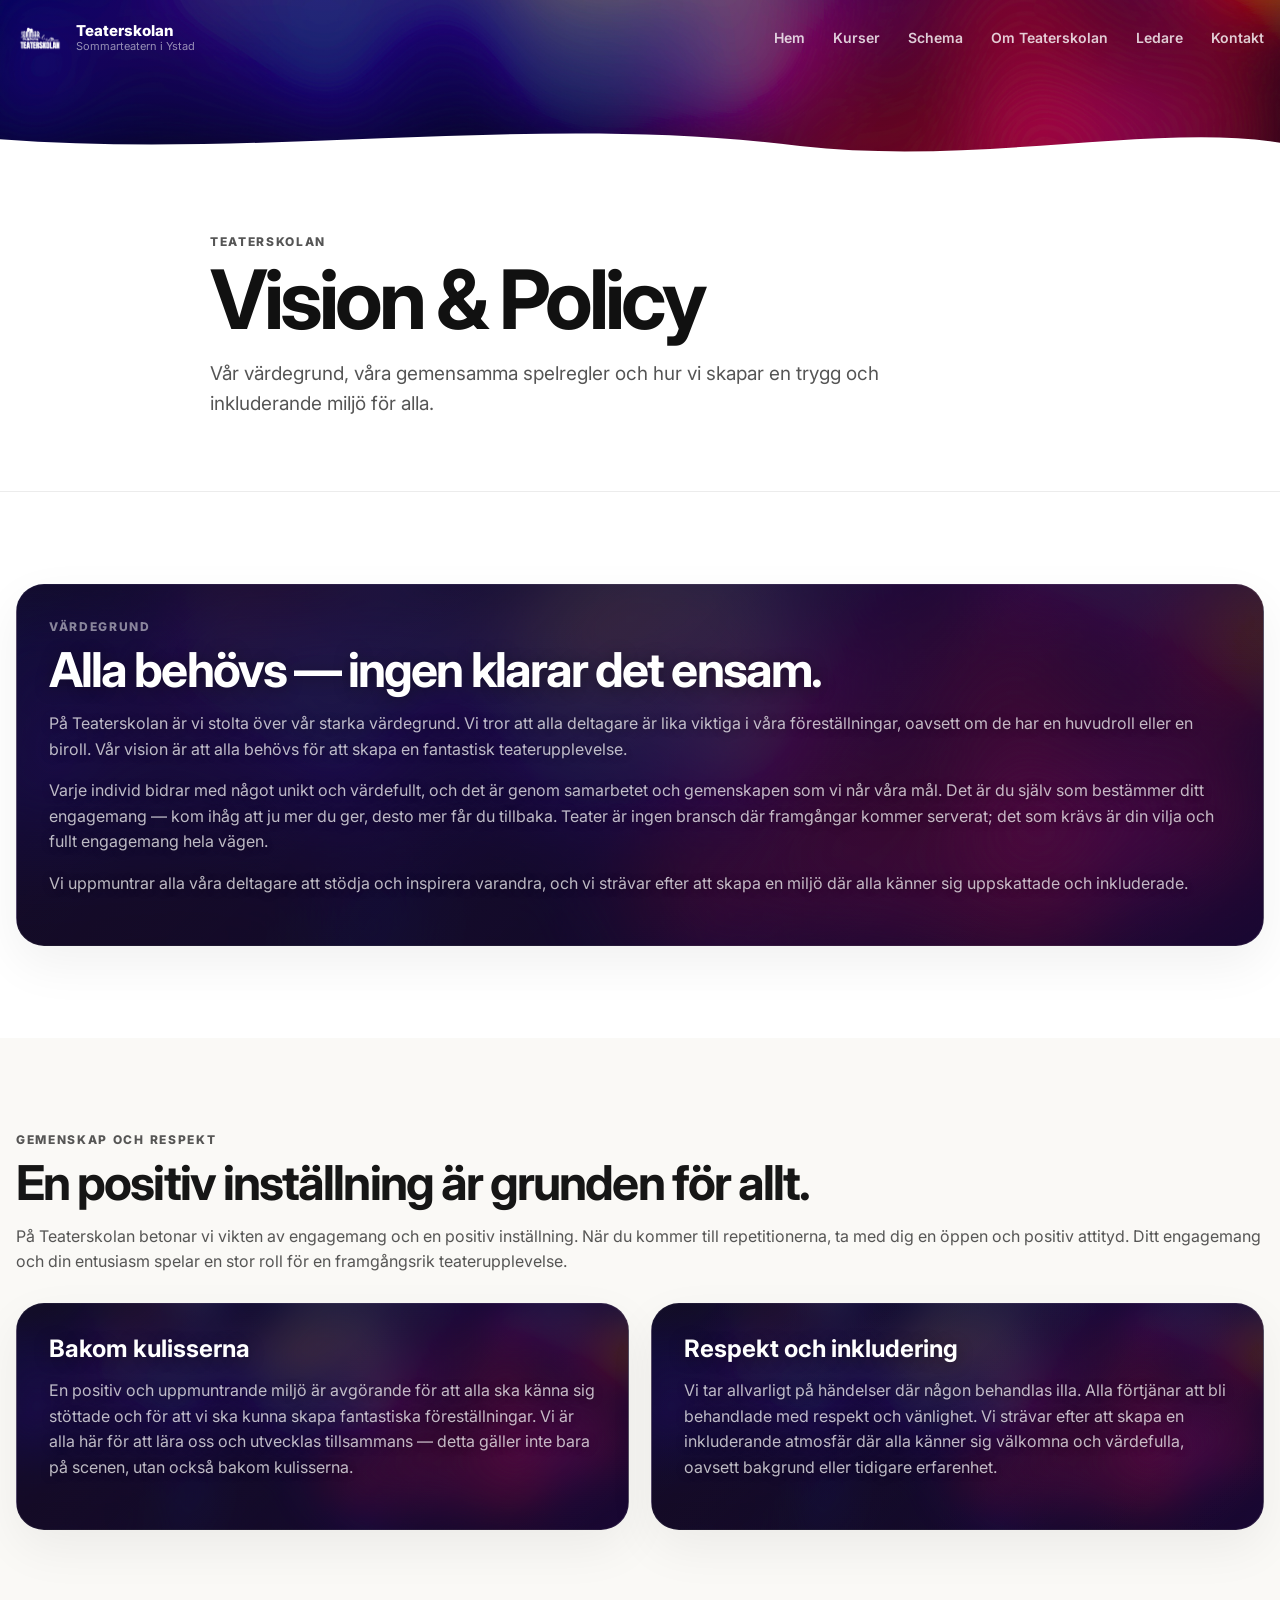
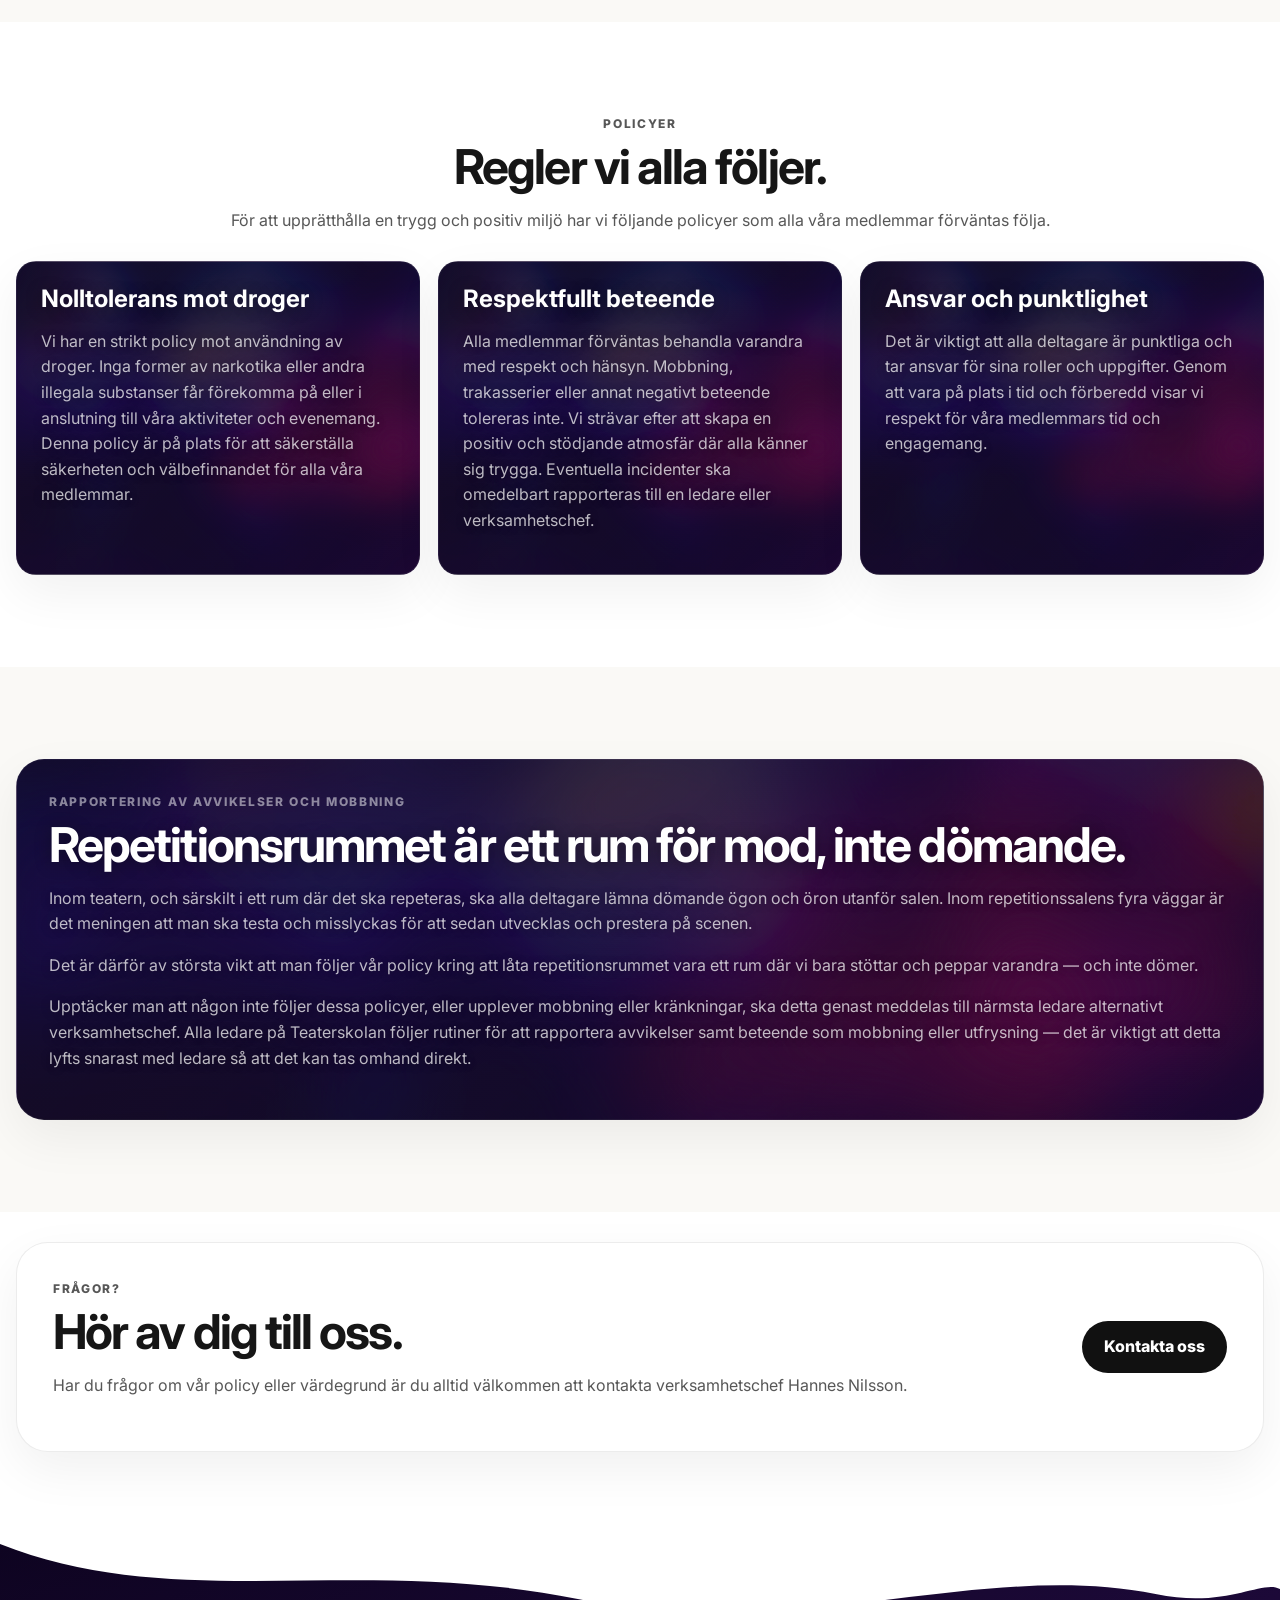
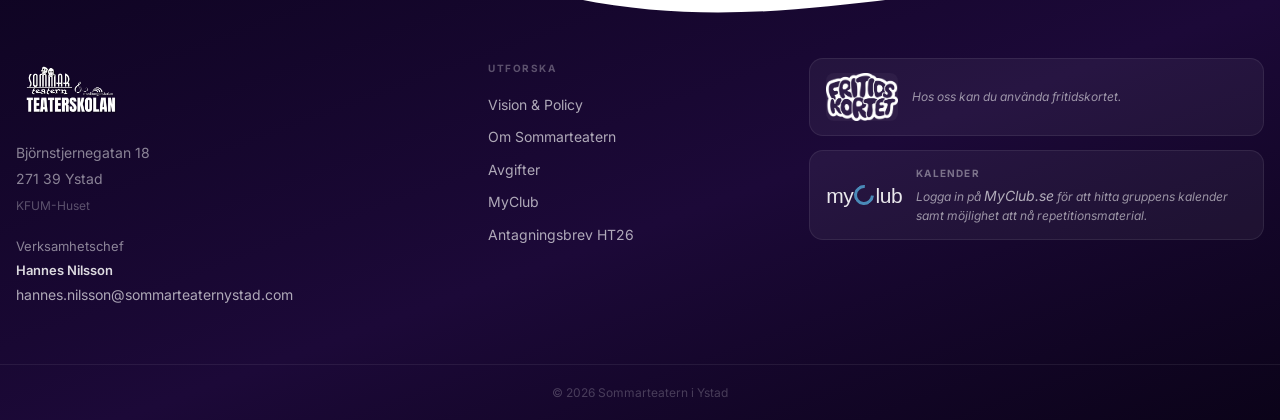
<file: vision-policy.html>
<!DOCTYPE html>
<html lang="sv">
<head>
  <meta charset="UTF-8" />
  <meta name="viewport" content="width=device-width, initial-scale=1.0" />
  <title>Vision &amp; Policy | Teaterskolan</title>
  <meta name="description" content="Teaterskolans värdegrund, gemenskap, respekt och policyer för en trygg och inkluderande miljö." />
  <link rel="preconnect" href="https://fonts.googleapis.com">
  <link rel="preconnect" href="https://fonts.gstatic.com" crossorigin>
  <link href="https://fonts.googleapis.com/css2?family=Inter:wght@400;500;600;700;800;900&display=swap" rel="stylesheet">
  <link rel="stylesheet" href="css/style.css" />
</head>
<body>

  <header class="site-header">
    <div class="container nav-wrap">
      <a class="brand" href="index.html">
        <img src="images/logo.png" alt="Teaterskolans logga" class="brand-logo" />
        <div>
          <div class="brand-title">Teaterskolan</div>
          <div class="brand-subtitle">Sommarteatern i Ystad</div>
        </div>
      </a>
      <nav class="site-nav">
        <a href="index.html">Hem</a>
        <div class="nav-dropdown">
          <span class="dropdown-toggle">Kurser</span>
          <div class="dropdown-menu">
            <a href="kurser/teaterkidz.html">TeaterKidz</a>
            <a href="kurser/steg-1.html">Steg 1</a>
            <a href="kurser/steg-2.html">Steg 2</a>
            <a href="kurser/steg-3.html">Steg 3</a>
            <a href="kurser/steg-vuxen.html">Steg Vuxen</a>
            <a href="kurser/musikal.html">Musikal</a>
            <a href="kurser/seniorteater.html">SeniorTeater</a>
          </div>
        </div>
        <a href="index.html#kursschema">Schema</a>
        <a href="index.html#om">Om Teaterskolan</a>
        <a href="ledare.html">Ledare</a>
        <a href="ledare.html#verksamhetschef">Kontakt</a>
      </nav>
    </div>
    <div class="header-wave">
      <svg viewBox="0 0 1440 60" preserveAspectRatio="none" xmlns="http://www.w3.org/2000/svg">
        <path d="M0,38 C300,50 600,22 900,42 C1100,54 1300,28 1440,40 L1440,60 L0,60 Z" fill="#ffffff"/>
      </svg>
    </div>
  </header>

  <main>

    <section class="hero hero-course">
      <div class="hero-overlay"></div>
      <div class="container hero-content narrow">
        <p class="eyebrow">TEATERSKOLAN</p>
        <h1>Vision &amp; Policy</h1>
        <p class="hero-text">Vår värdegrund, våra gemensamma spelregler och hur vi skapar en trygg och inkluderande miljö för alla.</p>
      </div>
    </section>

    <!-- Värdegrund -->
    <section class="section">
      <div class="container">
        <div class="panel graphic-panel">
          <p class="section-kicker">Värdegrund</p>
          <h2>Alla behövs — ingen klarar det ensam.</h2>
          <p>På Teaterskolan är vi stolta över vår starka värdegrund. Vi tror att alla deltagare är lika viktiga i våra föreställningar, oavsett om de har en huvudroll eller en biroll. Vår vision är att alla behövs för att skapa en fantastisk teaterupplevelse.</p>
          <p>Varje individ bidrar med något unikt och värdefullt, och det är genom samarbetet och gemenskapen som vi når våra mål. Det är du själv som bestämmer ditt engagemang — kom ihåg att ju mer du ger, desto mer får du tillbaka. Teater är ingen bransch där framgångar kommer serverat; det som krävs är din vilja och fullt engagemang hela vägen.</p>
          <p>Vi uppmuntrar alla våra deltagare att stödja och inspirera varandra, och vi strävar efter att skapa en miljö där alla känner sig uppskattade och inkluderade.</p>
        </div>
      </div>
    </section>

    <!-- Gemenskap och Respekt -->
    <section class="section dark-section">
      <div class="container">
        <div class="section-head">
          <p class="section-kicker">Gemenskap och Respekt</p>
          <h2>En positiv inställning är grunden för allt.</h2>
          <p>På Teaterskolan betonar vi vikten av engagemang och en positiv inställning. När du kommer till repetitionerna, ta med dig en öppen och positiv attityd. Ditt engagemang och din entusiasm spelar en stor roll för en framgångsrik teaterupplevelse.</p>
        </div>

        <div class="intro-grid intro-grid-two">
          <div class="panel graphic-panel">
            <h3>Bakom kulisserna</h3>
            <p>En positiv och uppmuntrande miljö är avgörande för att alla ska känna sig stöttade och för att vi ska kunna skapa fantastiska föreställningar. Vi är alla här för att lära oss och utvecklas tillsammans — detta gäller inte bara på scenen, utan också bakom kulisserna.</p>
          </div>
          <div class="panel graphic-panel">
            <h3>Respekt och inkludering</h3>
            <p>Vi tar allvarligt på händelser där någon behandlas illa. Alla förtjänar att bli behandlade med respekt och vänlighet. Vi strävar efter att skapa en inkluderande atmosfär där alla känner sig välkomna och värdefulla, oavsett bakgrund eller tidigare erfarenhet.</p>
          </div>
        </div>
      </div>
    </section>

    <!-- Policyer -->
    <section class="section">
      <div class="container">
        <div class="section-head center">
          <p class="section-kicker">Policyer</p>
          <h2>Regler vi alla följer.</h2>
          <p>För att upprätthålla en trygg och positiv miljö har vi följande policyer som alla våra medlemmar förväntas följa.</p>
        </div>

        <div class="course-grid info-grid">
          <div class="panel graphic-panel">
            <h3>Nolltolerans mot droger</h3>
            <p>Vi har en strikt policy mot användning av droger. Inga former av narkotika eller andra illegala substanser får förekomma på eller i anslutning till våra aktiviteter och evenemang. Denna policy är på plats för att säkerställa säkerheten och välbefinnandet för alla våra medlemmar.</p>
          </div>
          <div class="panel graphic-panel">
            <h3>Respektfullt beteende</h3>
            <p>Alla medlemmar förväntas behandla varandra med respekt och hänsyn. Mobbning, trakasserier eller annat negativt beteende tolereras inte. Vi strävar efter att skapa en positiv och stödjande atmosfär där alla känner sig trygga. Eventuella incidenter ska omedelbart rapporteras till en ledare eller verksamhetschef.</p>
          </div>
          <div class="panel graphic-panel">
            <h3>Ansvar och punktlighet</h3>
            <p>Det är viktigt att alla deltagare är punktliga och tar ansvar för sina roller och uppgifter. Genom att vara på plats i tid och förberedd visar vi respekt för våra medlemmars tid och engagemang.</p>
          </div>
        </div>
      </div>
    </section>

    <!-- Repetitionsrummet -->
    <section class="section dark-section">
      <div class="container">
        <div class="panel graphic-panel">
          <p class="section-kicker">Rapportering av avvikelser och mobbning</p>
          <h2>Repetitionsrummet är ett rum för mod, inte dömande.</h2>
          <p>Inom teatern, och särskilt i ett rum där det ska repeteras, ska alla deltagare lämna dömande ögon och öron utanför salen. Inom repetitionssalens fyra väggar är det meningen att man ska testa och misslyckas för att sedan utvecklas och prestera på scenen.</p>
          <p>Det är därför av största vikt att man följer vår policy kring att låta repetitionsrummet vara ett rum där vi bara stöttar och peppar varandra — och inte dömer.</p>
          <p>Upptäcker man att någon inte följer dessa policyer, eller upplever mobbning eller kränkningar, ska detta genast meddelas till närmsta ledare alternativt verksamhetschef. Alla ledare på Teaterskolan följer rutiner för att rapportera avvikelser samt beteende som mobbning eller utfrysning — det är viktigt att detta lyfts snarast med ledare så att det kan tas omhand direkt.</p>
        </div>
      </div>
    </section>

    <!-- Kontakt-CTA -->
    <section class="section cta-section">
      <div class="container cta-box">
        <div>
          <p class="section-kicker">Frågor?</p>
          <h2>Hör av dig till oss.</h2>
          <p>Har du frågor om vår policy eller värdegrund är du alltid välkommen att kontakta verksamhetschef Hannes Nilsson.</p>
        </div>
        <a class="btn btn-primary" href="ledare.html#verksamhetschef">Kontakta oss</a>
      </div>
    </section>

  </main>

  <footer class="site-footer">
    <div class="footer-wave">
      <svg viewBox="0 0 1440 80" preserveAspectRatio="none" xmlns="http://www.w3.org/2000/svg">
        <path d="M0,0 C200,70 400,10 650,55 C900,100 1100,15 1300,50 C1380,65 1420,35 1440,45 L1440,0 Z" fill="#ffffff"/>
      </svg>
    </div>
    <div class="container footer-inner">

      <div class="footer-brand">
        <img src="images/logo.png" alt="Teaterskolan Sommarteatern i Ystad" class="footer-logo">
        <address class="footer-address">
          Björnstjernegatan 18<br>
          271 39 Ystad<br>
          <span class="footer-address-note">KFUM-Huset</span>
        </address>
        <p class="footer-contact">
          Verksamhetschef<br>
          <strong>Hannes Nilsson</strong><br>
          <a href="mailto:hannes.nilsson@sommarteaternystad.com">hannes.nilsson@sommarteaternystad.com</a>
        </p>
      </div>

      <nav class="footer-nav">
        <h4 class="footer-nav-title">Utforska</h4>
        <a href="vision-policy.html">Vision &amp; Policy</a>
        <a href="om-sommarteatern.html">Om Sommarteatern</a>
        <a href="avgifter.html">Avgifter</a>
        <a href="myclub.html">MyClub</a>
        <a href="antagningsbrev-ht26.html">Antagningsbrev HT26</a>
      </nav>

      <div class="footer-partners">
        <div class="footer-partner">
          <img src="images/Fritidskortetlogo.png" alt="Fritidskortet" class="partner-logo">
          <p>Hos oss kan du använda fritidskortet.</p>
        </div>
        <div class="footer-partner">
          <span class="myclub-logo-text"><span>my</span><span class="myclub-arc"></span><span>lub</span></span>
          <div>
            <h5 class="partner-heading">Kalender</h5>
            <p>Logga in på <a href="https://myclub.se" target="_blank" rel="noopener">MyClub.se</a> för att hitta gruppens kalender samt möjlighet att nå repetitionsmaterial.</p>
          </div>
        </div>
      </div>

    </div>
    <div class="footer-bottom">
      <div class="container">
        <p>© 2026 Sommarteatern i Ystad</p>
      </div>
    </div>
  </footer>

  <script src="js/site.js"></script>
</body>
</html>
</file>
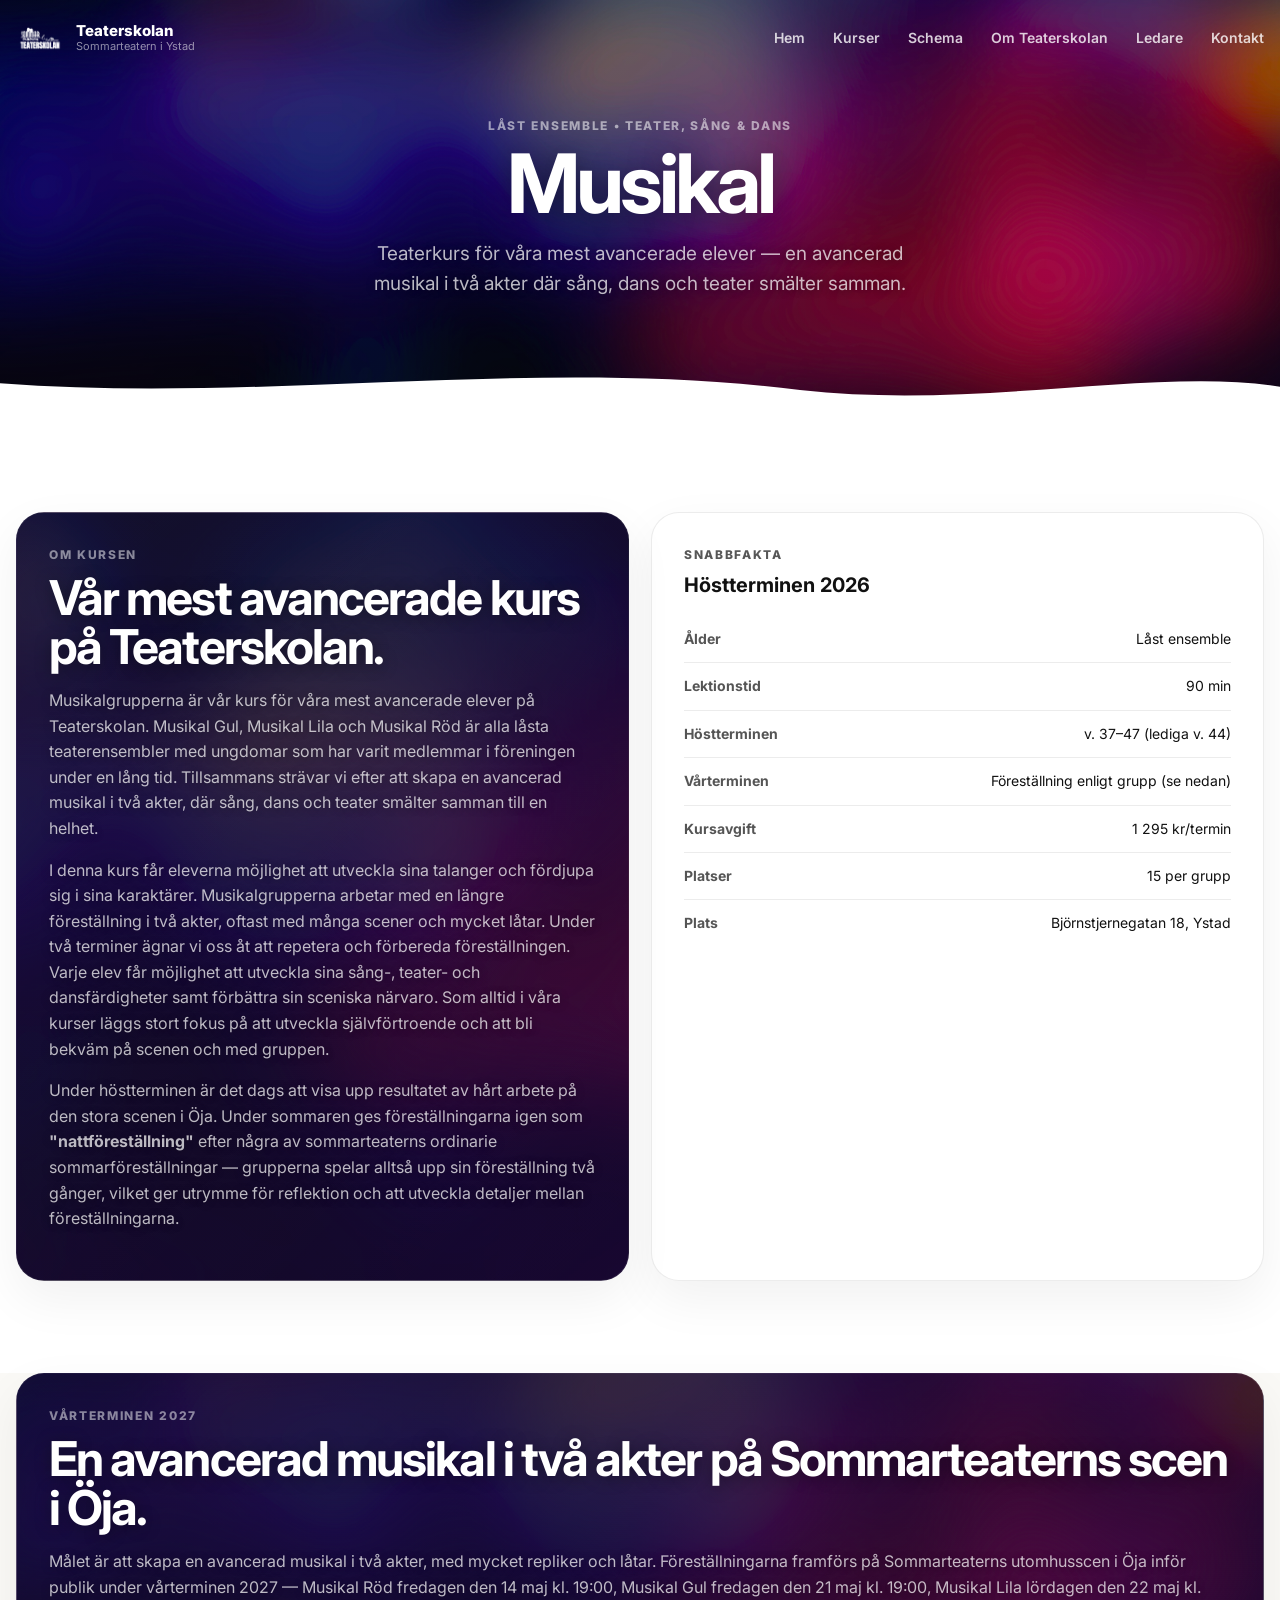
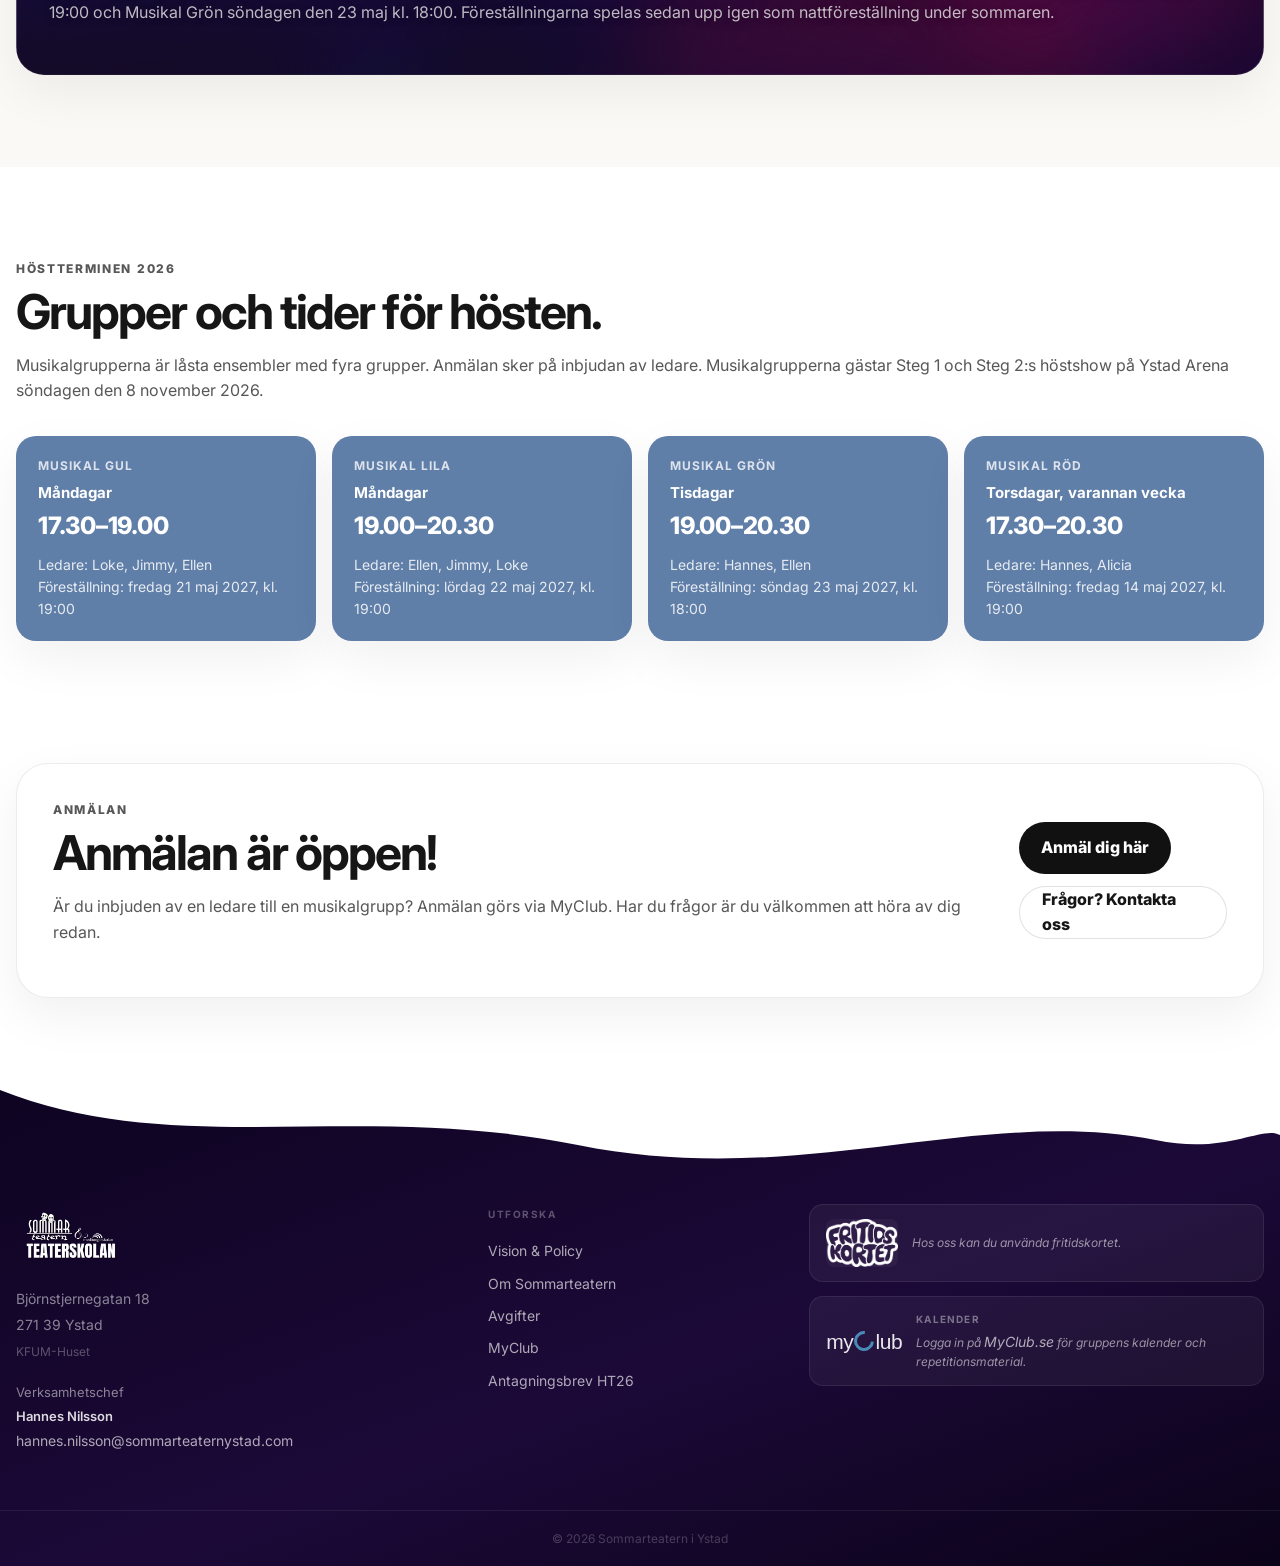
<file: kurser/musikal.html>
<!DOCTYPE html>
<html lang="sv">
<head>
  <meta charset="UTF-8" />
  <meta name="viewport" content="width=device-width, initial-scale=1.0" />
  <title>Musikal | Teaterskolan</title>
  <meta name="description" content="Musikalgrupperna är vår kurs för våra mest avancerade elever. Musikal Gul, Musikal Lila och Musikal Röd skapar en avancerad musikal i två akter." />
  <link rel="preconnect" href="https://fonts.googleapis.com">
  <link rel="preconnect" href="https://fonts.gstatic.com" crossorigin>
  <link href="https://fonts.googleapis.com/css2?family=Inter:wght@400;500;600;700;800;900&display=swap" rel="stylesheet">
  <link rel="stylesheet" href="../css/style.css" />
</head>
<body>

  <header class="site-header">
    <div class="container nav-wrap">
      <a class="brand" href="../index.html">
        <img src="../images/logo.png" alt="Teaterskolans logga" class="brand-logo" />
        <div>
          <div class="brand-title">Teaterskolan</div>
          <div class="brand-subtitle">Sommarteatern i Ystad</div>
        </div>
      </a>
      <nav class="site-nav">
        <a href="../index.html">Hem</a>
        <div class="nav-dropdown">
          <span class="dropdown-toggle">Kurser</span>
          <div class="dropdown-menu">
            <a href="teaterkidz.html">TeaterKidz</a>
            <a href="steg-1.html">Steg 1</a>
            <a href="steg-2.html">Steg 2</a>
            <a href="steg-3.html">Steg 3</a>
            <a href="steg-vuxen.html">Steg Vuxen</a>
            <a href="musikal.html" class="dropdown-active">Musikal</a>
            <a href="seniorteater.html">SeniorTeater</a>
            <a href="teaterplay.html">TeaterPlay</a>
          </div>
        </div>
        <a href="../index.html#kursschema">Schema</a>
        <a href="../index.html#om">Om Teaterskolan</a>
        <a href="../ledare.html">Ledare</a>
        <a href="../ledare.html#verksamhetschef">Kontakt</a>
      </nav>
    </div>
    <div class="kurs-hero-content container">
      <p class="eyebrow" style="color:rgba(255,255,255,0.55)">LÅST ENSEMBLE • TEATER, SÅNG & DANS</p>
      <h1 style="color:#fff;text-shadow:0 4px 32px rgba(0,0,0,0.5)">Musikal</h1>
      <p style="color:rgba(255,255,255,0.72);font-size:19px;max-width:560px;margin:16px auto 0;text-shadow:0 1px 8px rgba(0,0,0,0.4)">Teaterkurs för våra mest avancerade elever — en avancerad musikal i två akter där sång, dans och teater smälter samman.</p>
    </div>
    <div class="header-wave">
      <svg viewBox="0 0 1440 60" preserveAspectRatio="none" xmlns="http://www.w3.org/2000/svg">
        <path d="M0,38 C300,50 600,22 900,42 C1100,54 1300,28 1440,40 L1440,60 L0,60 Z" fill="#ffffff"/>
      </svg>
    </div>
  </header>

  <main>

    <!-- Om kursen + Snabbfakta -->
    <section class="section">
      <div class="container">
        <div class="intro-grid intro-grid-two">
          <div class="panel graphic-panel">
            <p class="section-kicker">Om kursen</p>
            <h2>Vår mest avancerade kurs på Teaterskolan.</h2>
            <p>Musikalgrupperna är vår kurs för våra mest avancerade elever på Teaterskolan. Musikal Gul, Musikal Lila och Musikal Röd är alla låsta teaterensembler med ungdomar som har varit medlemmar i föreningen under en lång tid. Tillsammans strävar vi efter att skapa en avancerad musikal i två akter, där sång, dans och teater smälter samman till en helhet.</p>
            <p>I denna kurs får eleverna möjlighet att utveckla sina talanger och fördjupa sig i sina karaktärer. Musikalgrupperna arbetar med en längre föreställning i två akter, oftast med många scener och mycket låtar. Under två terminer ägnar vi oss åt att repetera och förbereda föreställningen. Varje elev får möjlighet att utveckla sina sång-, teater- och dansfärdigheter samt förbättra sin sceniska närvaro. Som alltid i våra kurser läggs stort fokus på att utveckla självförtroende och att bli bekväm på scenen och med gruppen.</p>
            <p>Under höstterminen är det dags att visa upp resultatet av hårt arbete på den stora scenen i Öja. Under sommaren ges föreställningarna igen som <strong>"nattföreställning"</strong> efter några av sommarteaterns ordinarie sommarföreställningar — grupperna spelar alltså upp sin föreställning två gånger, vilket ger utrymme för reflektion och att utveckla detaljer mellan föreställningarna.</p>
          </div>
          <div class="panel kurs-fakta-panel">
            <p class="section-kicker">Snabbfakta</p>
            <h3>Höstterminen 2026</h3>
            <ul class="kurs-fakta-list">
              <li>
                <span class="kurs-fakta-label">Ålder</span>
                <span class="kurs-fakta-value">Låst ensemble</span>
              </li>
              <li>
                <span class="kurs-fakta-label">Lektionstid</span>
                <span class="kurs-fakta-value">90 min</span>
              </li>
              <li>
                <span class="kurs-fakta-label">Höstterminen</span>
                <span class="kurs-fakta-value">v. 37–47 (lediga v. 44)</span>
              </li>
              <li>
                <span class="kurs-fakta-label">Vårterminen</span>
                <span class="kurs-fakta-value">Föreställning enligt grupp (se nedan)</span>
              </li>
              <li>
                <span class="kurs-fakta-label">Kursavgift</span>
                <span class="kurs-fakta-value">1 295 kr/termin</span>
              </li>
              <li>
                <span class="kurs-fakta-label">Platser</span>
                <span class="kurs-fakta-value">15 per grupp</span>
              </li>
              <li>
                <span class="kurs-fakta-label">Plats</span>
                <span class="kurs-fakta-value">Björnstjernegatan 18, Ystad</span>
              </li>
            </ul>
          </div>
        </div>
      </div>
    </section>

    <!-- Mål -->
    <section class="section dark-section" style="padding-top:0">
      <div class="container">
        <div class="panel graphic-panel">
          <p class="section-kicker">Vårterminen 2027</p>
          <h2>En avancerad musikal i två akter på Sommarteaterns scen i Öja.</h2>
          <p>Målet är att skapa en avancerad musikal i två akter, med mycket repliker och låtar. Föreställningarna framförs på Sommarteaterns utomhusscen i Öja inför publik under vårterminen 2027 — Musikal Röd fredagen den 14 maj kl. 19:00, Musikal Gul fredagen den 21 maj kl. 19:00, Musikal Lila lördagen den 22 maj kl. 19:00 och Musikal Grön söndagen den 23 maj kl. 18:00. Föreställningarna spelas sedan upp igen som nattföreställning under sommaren.</p>
        </div>
      </div>
    </section>

    <!-- Grupper -->
    <section class="section" id="grupper">
      <div class="container">
        <div class="section-head">
          <p class="section-kicker">Höstterminen 2026</p>
          <h2>Grupper och tider för hösten.</h2>
          <p>Musikalgrupperna är låsta ensembler med fyra grupper. Anmälan sker på inbjudan av ledare. Musikalgrupperna gästar Steg 1 och Steg 2:s höstshow på Ystad Arena söndagen den 8 november 2026.</p>
        </div>

        <div class="group-tiles">
          <div class="group-tile ks-musikal">
            <span class="group-tile-label">Musikal Gul</span>
            <span class="group-tile-day">Måndagar</span>
            <span class="group-tile-time">17.30–19.00</span>
            <span class="group-tile-leaders">Ledare: Loke, Jimmy, Ellen</span>
            <span class="group-tile-leaders">Föreställning: fredag 21 maj 2027, kl. 19:00</span>
          </div>
          <div class="group-tile ks-musikal">
            <span class="group-tile-label">Musikal Lila</span>
            <span class="group-tile-day">Måndagar</span>
            <span class="group-tile-time">19.00–20.30</span>
            <span class="group-tile-leaders">Ledare: Ellen, Jimmy, Loke</span>
            <span class="group-tile-leaders">Föreställning: lördag 22 maj 2027, kl. 19:00</span>
          </div>
          <div class="group-tile ks-musikal">
            <span class="group-tile-label">Musikal Grön</span>
            <span class="group-tile-day">Tisdagar</span>
            <span class="group-tile-time">19.00–20.30</span>
            <span class="group-tile-leaders">Ledare: Hannes, Ellen</span>
            <span class="group-tile-leaders">Föreställning: söndag 23 maj 2027, kl. 18:00</span>
          </div>
          <div class="group-tile ks-musikal">
            <span class="group-tile-label">Musikal Röd</span>
            <span class="group-tile-day">Torsdagar, varannan vecka</span>
            <span class="group-tile-time">17.30–20.30</span>
            <span class="group-tile-leaders">Ledare: Hannes, Alicia</span>
            <span class="group-tile-leaders">Föreställning: fredag 14 maj 2027, kl. 19:00</span>
          </div>
        </div>
      </div>
    </section>

    <!-- Anmälan CTA -->
    <section class="section cta-section" id="anmalan">
      <div class="container cta-box">
        <div>
          <p class="section-kicker">Anmälan</p>
          <h2>Anmälan är öppen!</h2>
          <p>Är du inbjuden av en ledare till en musikalgrupp? Anmälan görs via MyClub. Har du frågor är du välkommen att höra av dig redan.</p>
        </div>
        <div style="display:flex;flex-direction:column;gap:12px;align-items:flex-start">
          <a class="btn btn-primary" href="https://member.myclub.se/public/forms/17804/q50Pr1tmQQ/" target="_blank" rel="noopener">Anmäl dig här</a>
          <a class="btn btn-secondary" href="../ledare.html#verksamhetschef">Frågor? Kontakta oss</a>
        </div>
      </div>
    </section>

  </main>

  <footer class="site-footer">
    <div class="footer-wave">
      <svg viewBox="0 0 1440 80" preserveAspectRatio="none" xmlns="http://www.w3.org/2000/svg">
        <path d="M0,0 C200,70 400,10 650,55 C900,100 1100,15 1300,50 C1380,65 1420,35 1440,45 L1440,0 Z" fill="#ffffff"/>
      </svg>
    </div>
    <div class="container footer-inner">
      <div class="footer-brand">
        <img src="../images/logo.png" alt="Teaterskolan Sommarteatern i Ystad" class="footer-logo">
        <address class="footer-address">
          Björnstjernegatan 18<br>
          271 39 Ystad<br>
          <span class="footer-address-note">KFUM-Huset</span>
        </address>
        <p class="footer-contact">
          Verksamhetschef<br>
          <strong>Hannes Nilsson</strong><br>
          <a href="mailto:hannes.nilsson@sommarteaternystad.com">hannes.nilsson@sommarteaternystad.com</a>
        </p>
      </div>
      <nav class="footer-nav">
        <h4 class="footer-nav-title">Utforska</h4>
        <a href="../vision-policy.html">Vision &amp; Policy</a>
        <a href="../om-sommarteatern.html">Om Sommarteatern</a>
        <a href="../avgifter.html">Avgifter</a>
        <a href="../myclub.html">MyClub</a>
        <a href="../antagningsbrev-ht26.html">Antagningsbrev HT26</a>
      </nav>
      <div class="footer-partners">
        <div class="footer-partner">
          <img src="../images/Fritidskortetlogo.png" alt="Fritidskortet" class="partner-logo">
          <p>Hos oss kan du använda fritidskortet.</p>
        </div>
        <div class="footer-partner">
          <span class="myclub-logo-text"><span>my</span><span class="myclub-arc"></span><span>lub</span></span>
          <div>
            <h5 class="partner-heading">Kalender</h5>
            <p>Logga in på <a href="../myclub.html">MyClub.se</a> för gruppens kalender och repetitionsmaterial.</p>
          </div>
        </div>
      </div>
    </div>
    <div class="footer-bottom">
      <div class="container">
        <p>© 2026 Sommarteatern i Ystad</p>
      </div>
    </div>
  </footer>

  <script src="../js/site.js"></script>
</body>
</html>
</file>
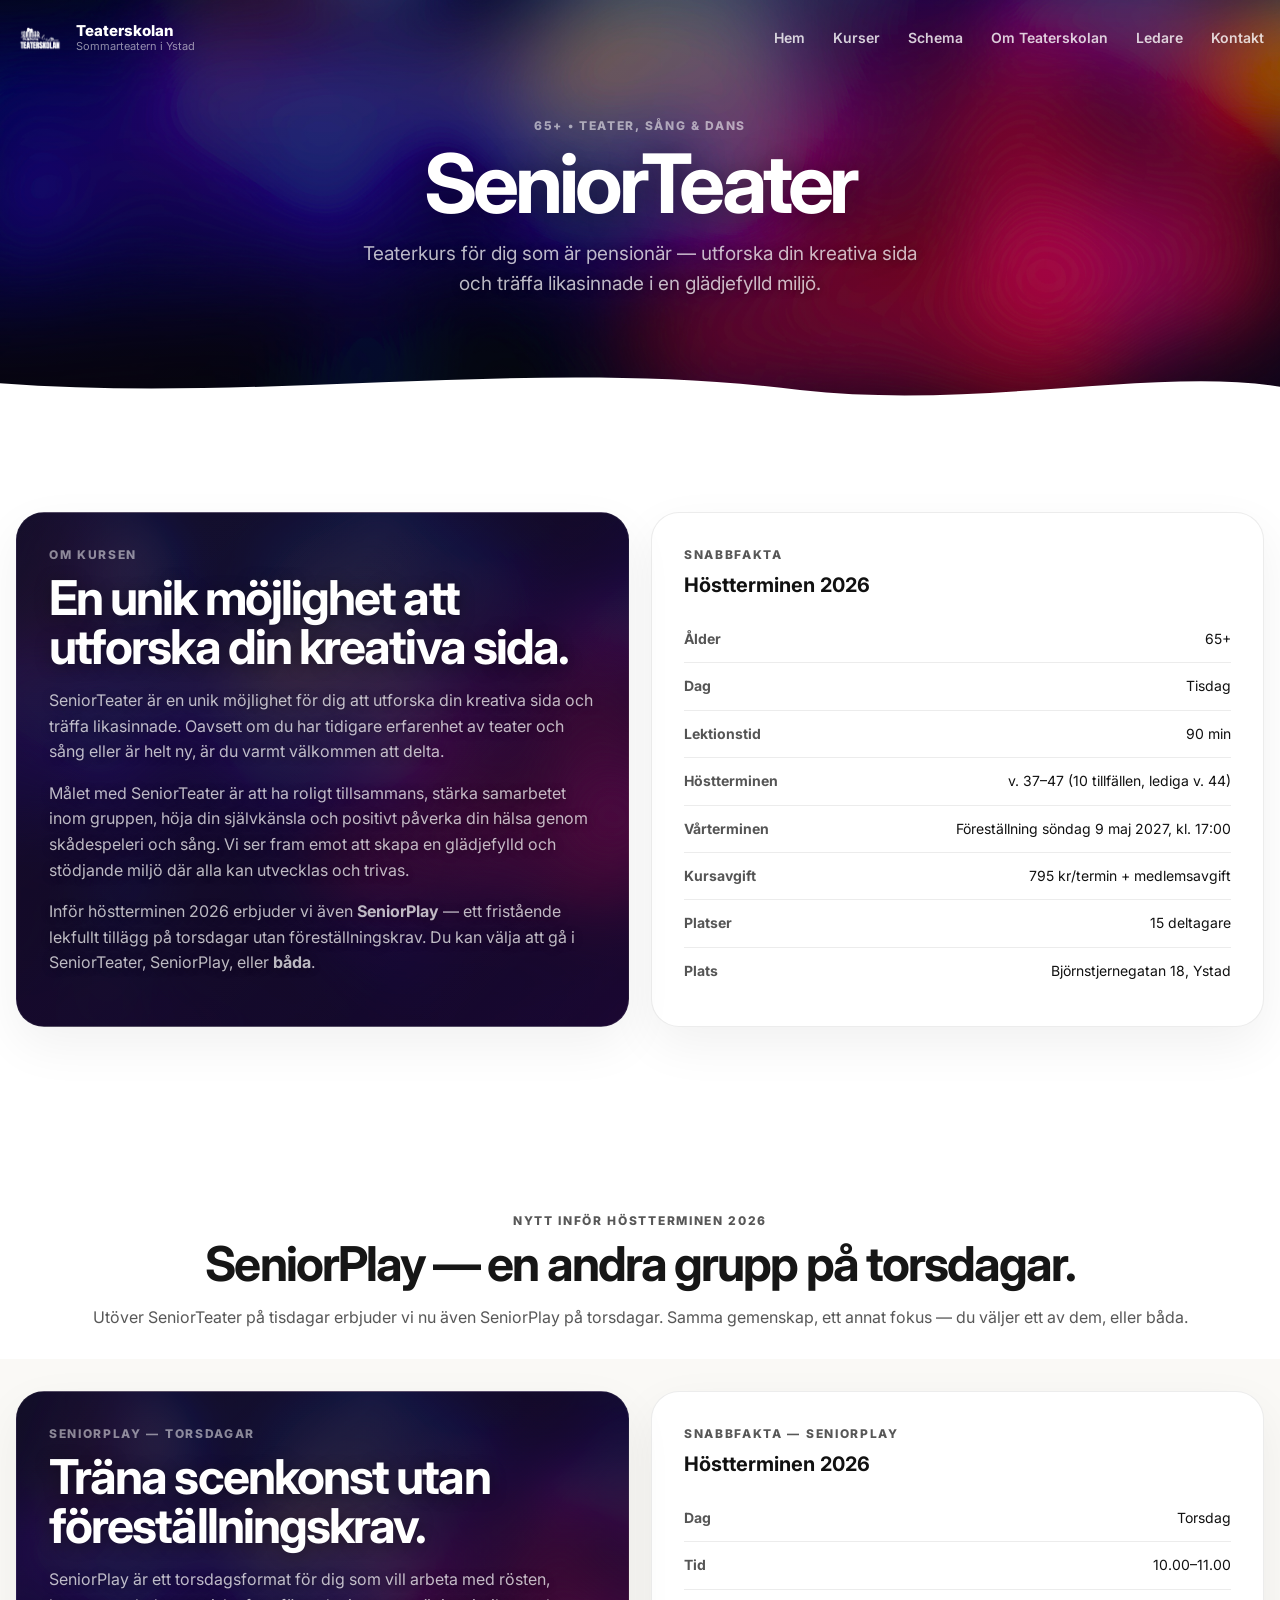
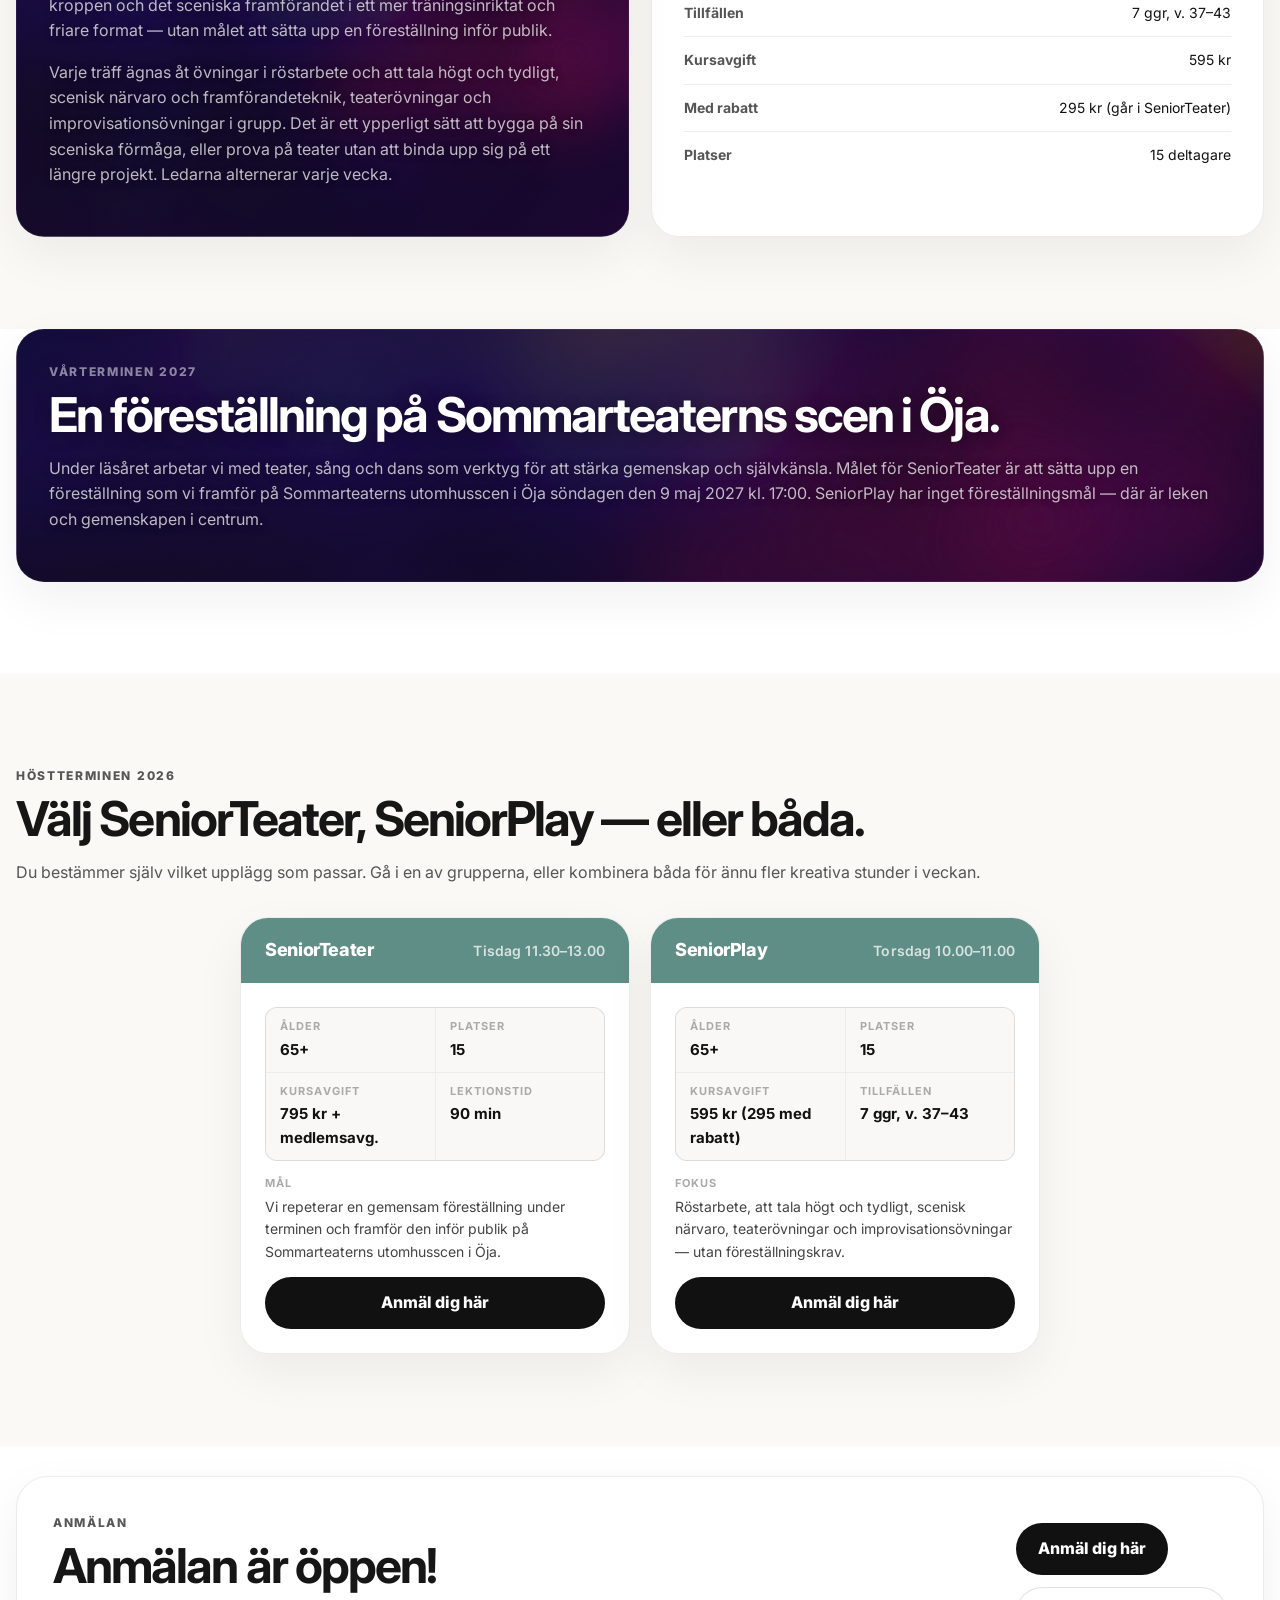
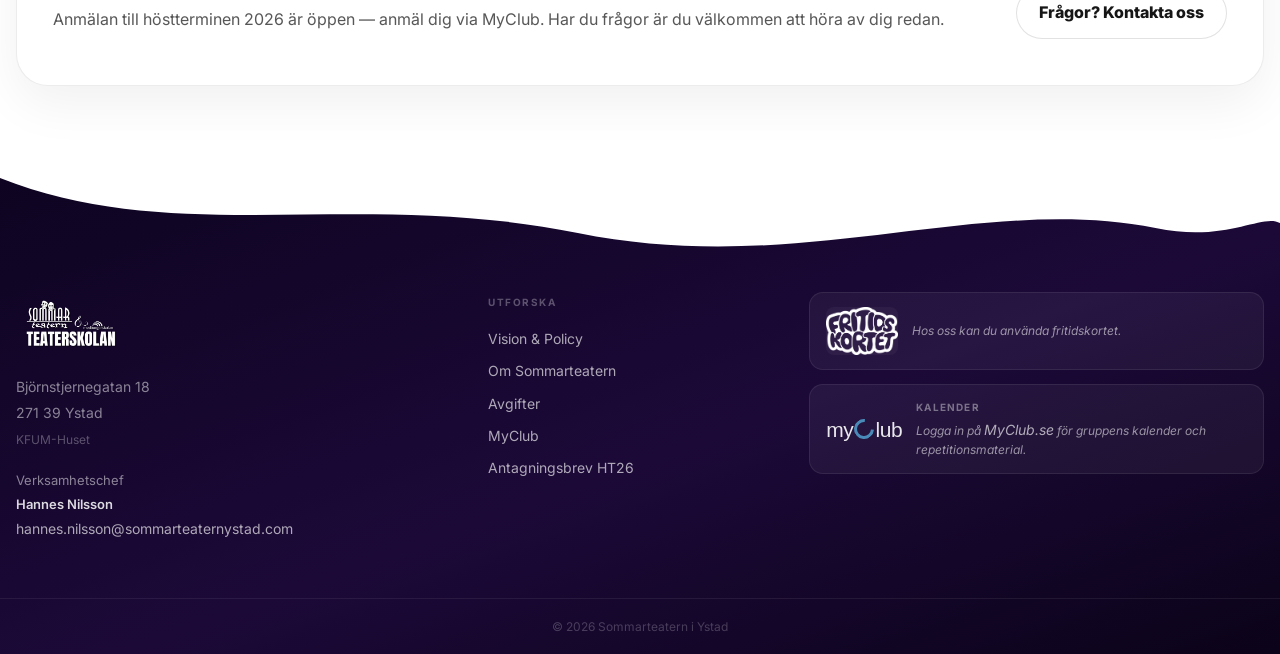
<file: kurser/seniorteater.html>
<!DOCTYPE html>
<html lang="sv">
<head>
  <meta charset="UTF-8" />
  <meta name="viewport" content="width=device-width, initial-scale=1.0" />
  <title>SeniorTeater | Teaterskolan</title>
  <meta name="description" content="SeniorTeater är en teaterkurs för pensionärer 65+ som vill utforska teater, sång och dans i en glädjefylld och stödjande miljö." />
  <link rel="preconnect" href="https://fonts.googleapis.com">
  <link rel="preconnect" href="https://fonts.gstatic.com" crossorigin>
  <link href="https://fonts.googleapis.com/css2?family=Inter:wght@400;500;600;700;800;900&display=swap" rel="stylesheet">
  <link rel="stylesheet" href="../css/style.css" />
</head>
<body>

  <header class="site-header">
    <div class="container nav-wrap">
      <a class="brand" href="../index.html">
        <img src="../images/logo.png" alt="Teaterskolans logga" class="brand-logo" />
        <div>
          <div class="brand-title">Teaterskolan</div>
          <div class="brand-subtitle">Sommarteatern i Ystad</div>
        </div>
      </a>
      <nav class="site-nav">
        <a href="../index.html">Hem</a>
        <div class="nav-dropdown">
          <span class="dropdown-toggle">Kurser</span>
          <div class="dropdown-menu">
            <a href="teaterkidz.html">TeaterKidz</a>
            <a href="steg-1.html">Steg 1</a>
            <a href="steg-2.html">Steg 2</a>
            <a href="steg-3.html">Steg 3</a>
            <a href="steg-vuxen.html">Steg Vuxen</a>
            <a href="musikal.html">Musikal</a>
            <a href="seniorteater.html" class="dropdown-active">SeniorTeater</a>
            <a href="teaterplay.html">TeaterPlay</a>
          </div>
        </div>
        <a href="../index.html#kursschema">Schema</a>
        <a href="../index.html#om">Om Teaterskolan</a>
        <a href="../ledare.html">Ledare</a>
        <a href="../ledare.html#verksamhetschef">Kontakt</a>
      </nav>
    </div>
    <div class="kurs-hero-content container">
      <p class="eyebrow" style="color:rgba(255,255,255,0.55)">65+ • TEATER, SÅNG & DANS</p>
      <h1 style="color:#fff;text-shadow:0 4px 32px rgba(0,0,0,0.5)">SeniorTeater</h1>
      <p style="color:rgba(255,255,255,0.72);font-size:19px;max-width:560px;margin:16px auto 0;text-shadow:0 1px 8px rgba(0,0,0,0.4)">Teaterkurs för dig som är pensionär — utforska din kreativa sida och träffa likasinnade i en glädjefylld miljö.</p>
    </div>
    <div class="header-wave">
      <svg viewBox="0 0 1440 60" preserveAspectRatio="none" xmlns="http://www.w3.org/2000/svg">
        <path d="M0,38 C300,50 600,22 900,42 C1100,54 1300,28 1440,40 L1440,60 L0,60 Z" fill="#ffffff"/>
      </svg>
    </div>
  </header>

  <main>

    <!-- Om kursen + Snabbfakta -->
    <section class="section">
      <div class="container">
        <div class="intro-grid intro-grid-two">
          <div class="panel graphic-panel">
            <p class="section-kicker">Om kursen</p>
            <h2>En unik möjlighet att utforska din kreativa sida.</h2>
            <p>SeniorTeater är en unik möjlighet för dig att utforska din kreativa sida och träffa likasinnade. Oavsett om du har tidigare erfarenhet av teater och sång eller är helt ny, är du varmt välkommen att delta.</p>
            <p>Målet med SeniorTeater är att ha roligt tillsammans, stärka samarbetet inom gruppen, höja din självkänsla och positivt påverka din hälsa genom skådespeleri och sång. Vi ser fram emot att skapa en glädjefylld och stödjande miljö där alla kan utvecklas och trivas.</p>
            <p>Inför höstterminen 2026 erbjuder vi även <strong>SeniorPlay</strong> — ett fristående lekfullt tillägg på torsdagar utan föreställningskrav. Du kan välja att gå i SeniorTeater, SeniorPlay, eller <strong>båda</strong>.</p>
          </div>
          <div class="panel kurs-fakta-panel">
            <p class="section-kicker">Snabbfakta</p>
            <h3>Höstterminen 2026</h3>
            <ul class="kurs-fakta-list">
              <li>
                <span class="kurs-fakta-label">Ålder</span>
                <span class="kurs-fakta-value">65+</span>
              </li>
              <li>
                <span class="kurs-fakta-label">Dag</span>
                <span class="kurs-fakta-value">Tisdag</span>
              </li>
              <li>
                <span class="kurs-fakta-label">Lektionstid</span>
                <span class="kurs-fakta-value">90 min</span>
              </li>
              <li>
                <span class="kurs-fakta-label">Höstterminen</span>
                <span class="kurs-fakta-value">v. 37–47 (10 tillfällen, lediga v. 44)</span>
              </li>
              <li>
                <span class="kurs-fakta-label">Vårterminen</span>
                <span class="kurs-fakta-value">Föreställning söndag 9 maj 2027, kl. 17:00</span>
              </li>
              <li>
                <span class="kurs-fakta-label">Kursavgift</span>
                <span class="kurs-fakta-value">795 kr/termin + medlemsavgift</span>
              </li>
              <li>
                <span class="kurs-fakta-label">Platser</span>
                <span class="kurs-fakta-value">15 deltagare</span>
              </li>
              <li>
                <span class="kurs-fakta-label">Plats</span>
                <span class="kurs-fakta-value">Björnstjernegatan 18, Ystad</span>
              </li>
            </ul>
          </div>
        </div>
      </div>
    </section>

    <!-- SeniorPlay -->
    <section class="section" style="padding-bottom:0">
      <div class="container">
        <div class="section-head center">
          <p class="section-kicker">Nytt inför höstterminen 2026</p>
          <h2>SeniorPlay — en andra grupp på torsdagar.</h2>
          <p>Utöver SeniorTeater på tisdagar erbjuder vi nu även SeniorPlay på torsdagar. Samma gemenskap, ett annat fokus — du väljer ett av dem, eller båda.</p>
        </div>
      </div>
    </section>

    <section class="section dark-section" style="padding-top:32px">
      <div class="container">
        <div class="intro-grid intro-grid-two">
          <div class="panel graphic-panel">
            <p class="section-kicker">SeniorPlay — torsdagar</p>
            <h2>Träna scenkonst utan föreställningskrav.</h2>
            <p>SeniorPlay är ett torsdagsformat för dig som vill arbeta med rösten, kroppen och det sceniska framförandet i ett mer träningsinriktat och friare format — utan målet att sätta upp en föreställning inför publik.</p>
            <p>Varje träff ägnas åt övningar i röstarbete och att tala högt och tydligt, scenisk närvaro och framförandeteknik, teaterövningar och improvisationsövningar i grupp. Det är ett ypperligt sätt att bygga på sin sceniska förmåga, eller prova på teater utan att binda upp sig på ett längre projekt. Ledarna alternerar varje vecka.</p>
          </div>
          <div class="panel kurs-fakta-panel">
            <p class="section-kicker">Snabbfakta — SeniorPlay</p>
            <h3>Höstterminen 2026</h3>
            <ul class="kurs-fakta-list">
              <li>
                <span class="kurs-fakta-label">Dag</span>
                <span class="kurs-fakta-value">Torsdag</span>
              </li>
              <li>
                <span class="kurs-fakta-label">Tid</span>
                <span class="kurs-fakta-value">10.00–11.00</span>
              </li>
              <li>
                <span class="kurs-fakta-label">Tillfällen</span>
                <span class="kurs-fakta-value">7 ggr, v. 37–43</span>
              </li>
              <li>
                <span class="kurs-fakta-label">Kursavgift</span>
                <span class="kurs-fakta-value">595 kr</span>
              </li>
              <li>
                <span class="kurs-fakta-label">Med rabatt</span>
                <span class="kurs-fakta-value">295 kr (går i SeniorTeater)</span>
              </li>
              <li>
                <span class="kurs-fakta-label">Platser</span>
                <span class="kurs-fakta-value">15 deltagare</span>
              </li>
            </ul>
          </div>
        </div>
      </div>
    </section>

    <!-- Mål -->
    <section class="section" style="padding-top:0">
      <div class="container">
        <div class="panel graphic-panel">
          <p class="section-kicker">Vårterminen 2027</p>
          <h2>En föreställning på Sommarteaterns scen i Öja.</h2>
          <p>Under läsåret arbetar vi med teater, sång och dans som verktyg för att stärka gemenskap och självkänsla. Målet för SeniorTeater är att sätta upp en föreställning som vi framför på Sommarteaterns utomhusscen i Öja söndagen den 9 maj 2027 kl. 17:00. SeniorPlay har inget föreställningsmål — där är leken och gemenskapen i centrum.</p>
        </div>
      </div>
    </section>

    <!-- Grupper -->
    <section class="section dark-section" id="grupper">
      <div class="container">
        <div class="section-head">
          <p class="section-kicker">Höstterminen 2026</p>
          <h2>Välj SeniorTeater, SeniorPlay — eller båda.</h2>
          <p>Du bestämmer själv vilket upplägg som passar. Gå i en av grupperna, eller kombinera båda för ännu fler kreativa stunder i veckan.</p>
        </div>

        <div class="kurs-grid" style="max-width:800px;margin:32px auto 0">

          <article class="kurs-card kurs-card--senior">
            <div class="kurs-card-header">
              <span class="kurs-card-dag">SeniorTeater</span>
              <span class="kurs-card-tid">Tisdag 11.30–13.00</span>
            </div>
            <div class="kurs-card-body">
              <div class="kurs-card-info-grid">
                <div class="kurs-card-info-item">
                  <span class="kurs-card-label">Ålder</span>
                  <span class="kurs-card-value">65+</span>
                </div>
                <div class="kurs-card-info-item">
                  <span class="kurs-card-label">Platser</span>
                  <span class="kurs-card-value">15</span>
                </div>
                <div class="kurs-card-info-item">
                  <span class="kurs-card-label">Kursavgift</span>
                  <span class="kurs-card-value">795 kr + medlemsavg.</span>
                </div>
                <div class="kurs-card-info-item">
                  <span class="kurs-card-label">Lektionstid</span>
                  <span class="kurs-card-value">90 min</span>
                </div>
              </div>
              <div class="kurs-card-ledare">
                <span class="kurs-card-label">Mål</span>
                <span>Vi repeterar en gemensam föreställning under terminen och framför den inför publik på Sommarteaterns utomhusscen i Öja.</span>
              </div>
              <a class="btn btn-primary kurs-card-btn" href="https://member.myclub.se/public/forms/17804/q50Pr1tmQQ/" target="_blank" rel="noopener">Anmäl dig här</a>
            </div>
          </article>

          <article class="kurs-card kurs-card--senior">
            <div class="kurs-card-header">
              <span class="kurs-card-dag">SeniorPlay</span>
              <span class="kurs-card-tid">Torsdag 10.00–11.00</span>
            </div>
            <div class="kurs-card-body">
              <div class="kurs-card-info-grid">
                <div class="kurs-card-info-item">
                  <span class="kurs-card-label">Ålder</span>
                  <span class="kurs-card-value">65+</span>
                </div>
                <div class="kurs-card-info-item">
                  <span class="kurs-card-label">Platser</span>
                  <span class="kurs-card-value">15</span>
                </div>
                <div class="kurs-card-info-item">
                  <span class="kurs-card-label">Kursavgift</span>
                  <span class="kurs-card-value">595 kr (295 med rabatt)</span>
                </div>
                <div class="kurs-card-info-item">
                  <span class="kurs-card-label">Tillfällen</span>
                  <span class="kurs-card-value">7 ggr, v. 37–43</span>
                </div>
              </div>
              <div class="kurs-card-ledare">
                <span class="kurs-card-label">Fokus</span>
                <span>Röstarbete, att tala högt och tydligt, scenisk närvaro, teaterövningar och improvisationsövningar — utan föreställningskrav.</span>
              </div>
              <a class="btn btn-primary kurs-card-btn" href="https://member.myclub.se/public/forms/17804/q50Pr1tmQQ/" target="_blank" rel="noopener">Anmäl dig här</a>
            </div>
          </article>

        </div>
      </div>
    </section>

    <!-- Anmälan CTA -->
    <section class="section cta-section" id="anmalan">
      <div class="container cta-box">
        <div>
          <p class="section-kicker">Anmälan</p>
          <h2>Anmälan är öppen!</h2>
          <p>Anmälan till höstterminen 2026 är öppen — anmäl dig via MyClub. Har du frågor är du välkommen att höra av dig redan.</p>
        </div>
        <div style="display:flex;flex-direction:column;gap:12px;align-items:flex-start">
          <a class="btn btn-primary" href="https://member.myclub.se/public/forms/17804/q50Pr1tmQQ/" target="_blank" rel="noopener">Anmäl dig här</a>
          <a class="btn btn-secondary" href="../ledare.html#verksamhetschef">Frågor? Kontakta oss</a>
        </div>
      </div>
    </section>

  </main>

  <footer class="site-footer">
    <div class="footer-wave">
      <svg viewBox="0 0 1440 80" preserveAspectRatio="none" xmlns="http://www.w3.org/2000/svg">
        <path d="M0,0 C200,70 400,10 650,55 C900,100 1100,15 1300,50 C1380,65 1420,35 1440,45 L1440,0 Z" fill="#ffffff"/>
      </svg>
    </div>
    <div class="container footer-inner">
      <div class="footer-brand">
        <img src="../images/logo.png" alt="Teaterskolan Sommarteatern i Ystad" class="footer-logo">
        <address class="footer-address">
          Björnstjernegatan 18<br>
          271 39 Ystad<br>
          <span class="footer-address-note">KFUM-Huset</span>
        </address>
        <p class="footer-contact">
          Verksamhetschef<br>
          <strong>Hannes Nilsson</strong><br>
          <a href="mailto:hannes.nilsson@sommarteaternystad.com">hannes.nilsson@sommarteaternystad.com</a>
        </p>
      </div>
      <nav class="footer-nav">
        <h4 class="footer-nav-title">Utforska</h4>
        <a href="../vision-policy.html">Vision &amp; Policy</a>
        <a href="../om-sommarteatern.html">Om Sommarteatern</a>
        <a href="../avgifter.html">Avgifter</a>
        <a href="../myclub.html">MyClub</a>
        <a href="../antagningsbrev-ht26.html">Antagningsbrev HT26</a>
      </nav>
      <div class="footer-partners">
        <div class="footer-partner">
          <img src="../images/Fritidskortetlogo.png" alt="Fritidskortet" class="partner-logo">
          <p>Hos oss kan du använda fritidskortet.</p>
        </div>
        <div class="footer-partner">
          <span class="myclub-logo-text"><span>my</span><span class="myclub-arc"></span><span>lub</span></span>
          <div>
            <h5 class="partner-heading">Kalender</h5>
            <p>Logga in på <a href="../myclub.html">MyClub.se</a> för gruppens kalender och repetitionsmaterial.</p>
          </div>
        </div>
      </div>
    </div>
    <div class="footer-bottom">
      <div class="container">
        <p>© 2026 Sommarteatern i Ystad</p>
      </div>
    </div>
  </footer>

  <script src="../js/site.js"></script>
</body>
</html>
</file>
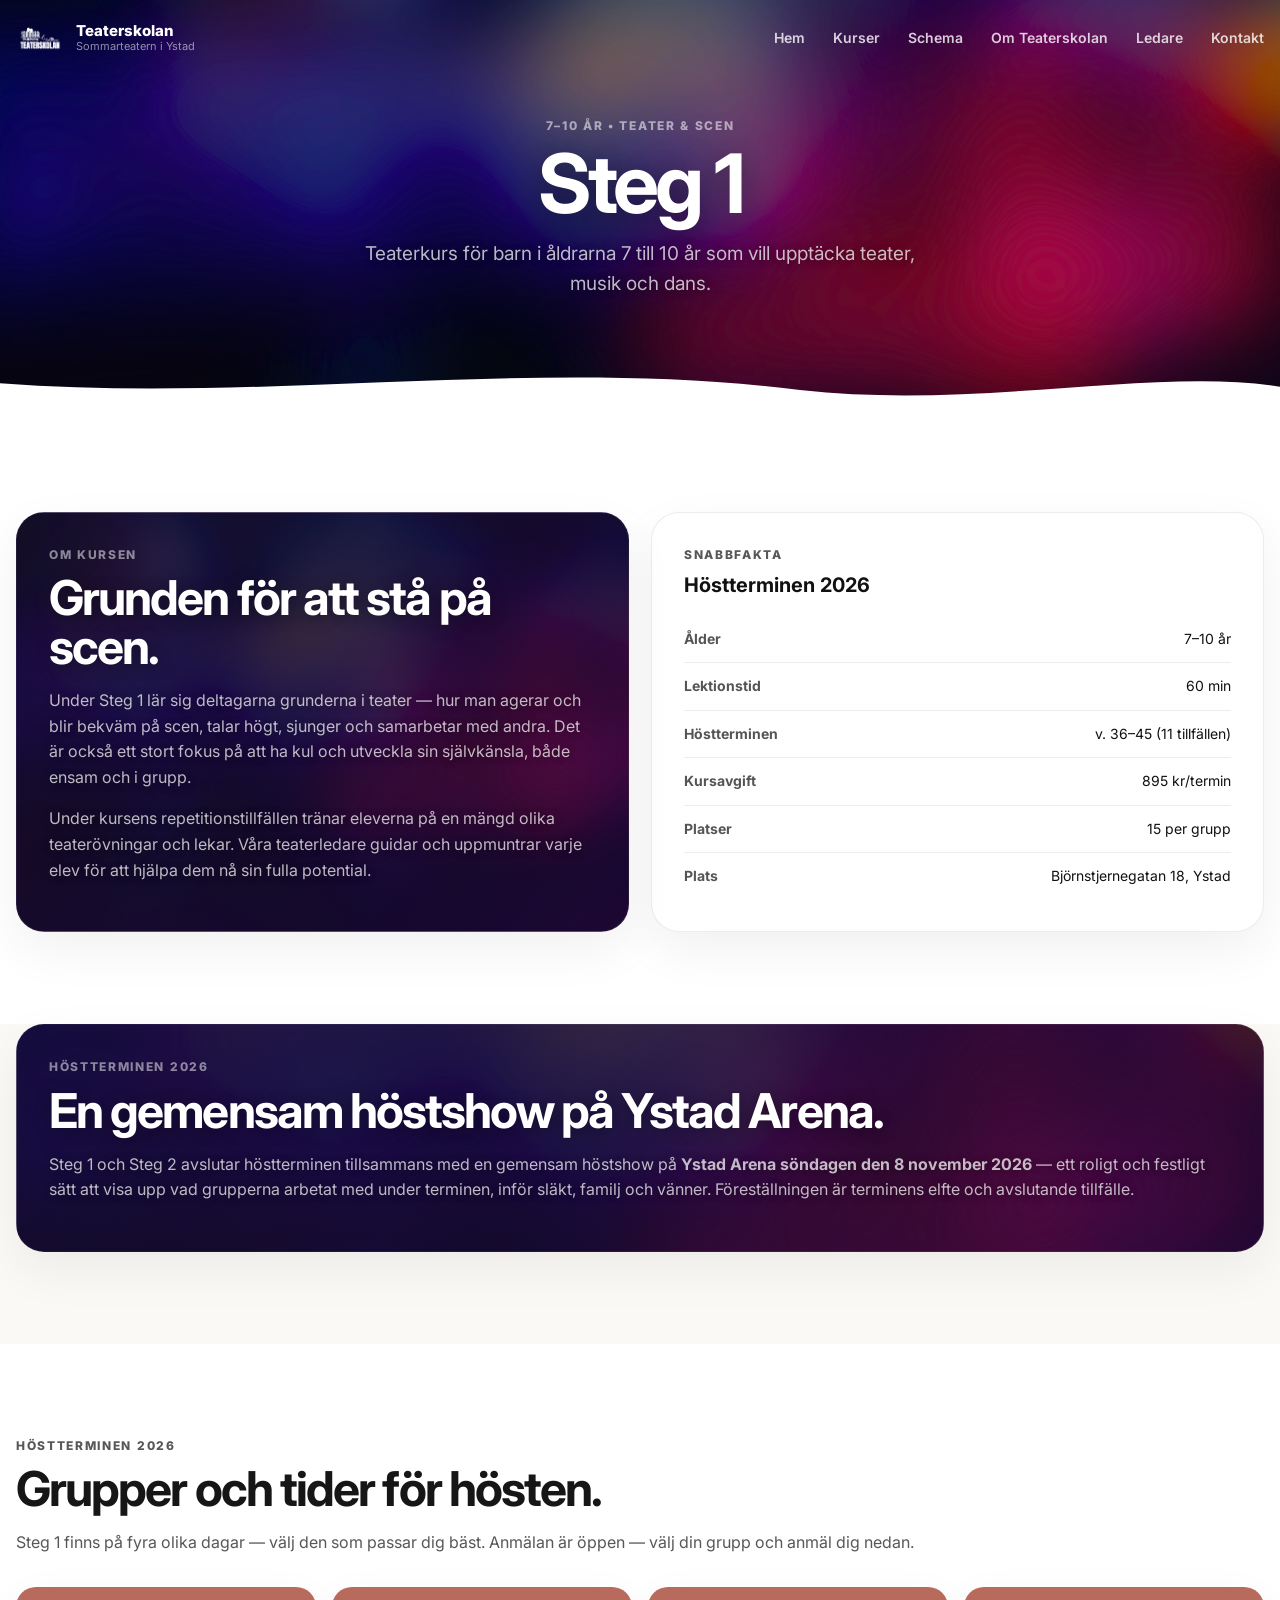
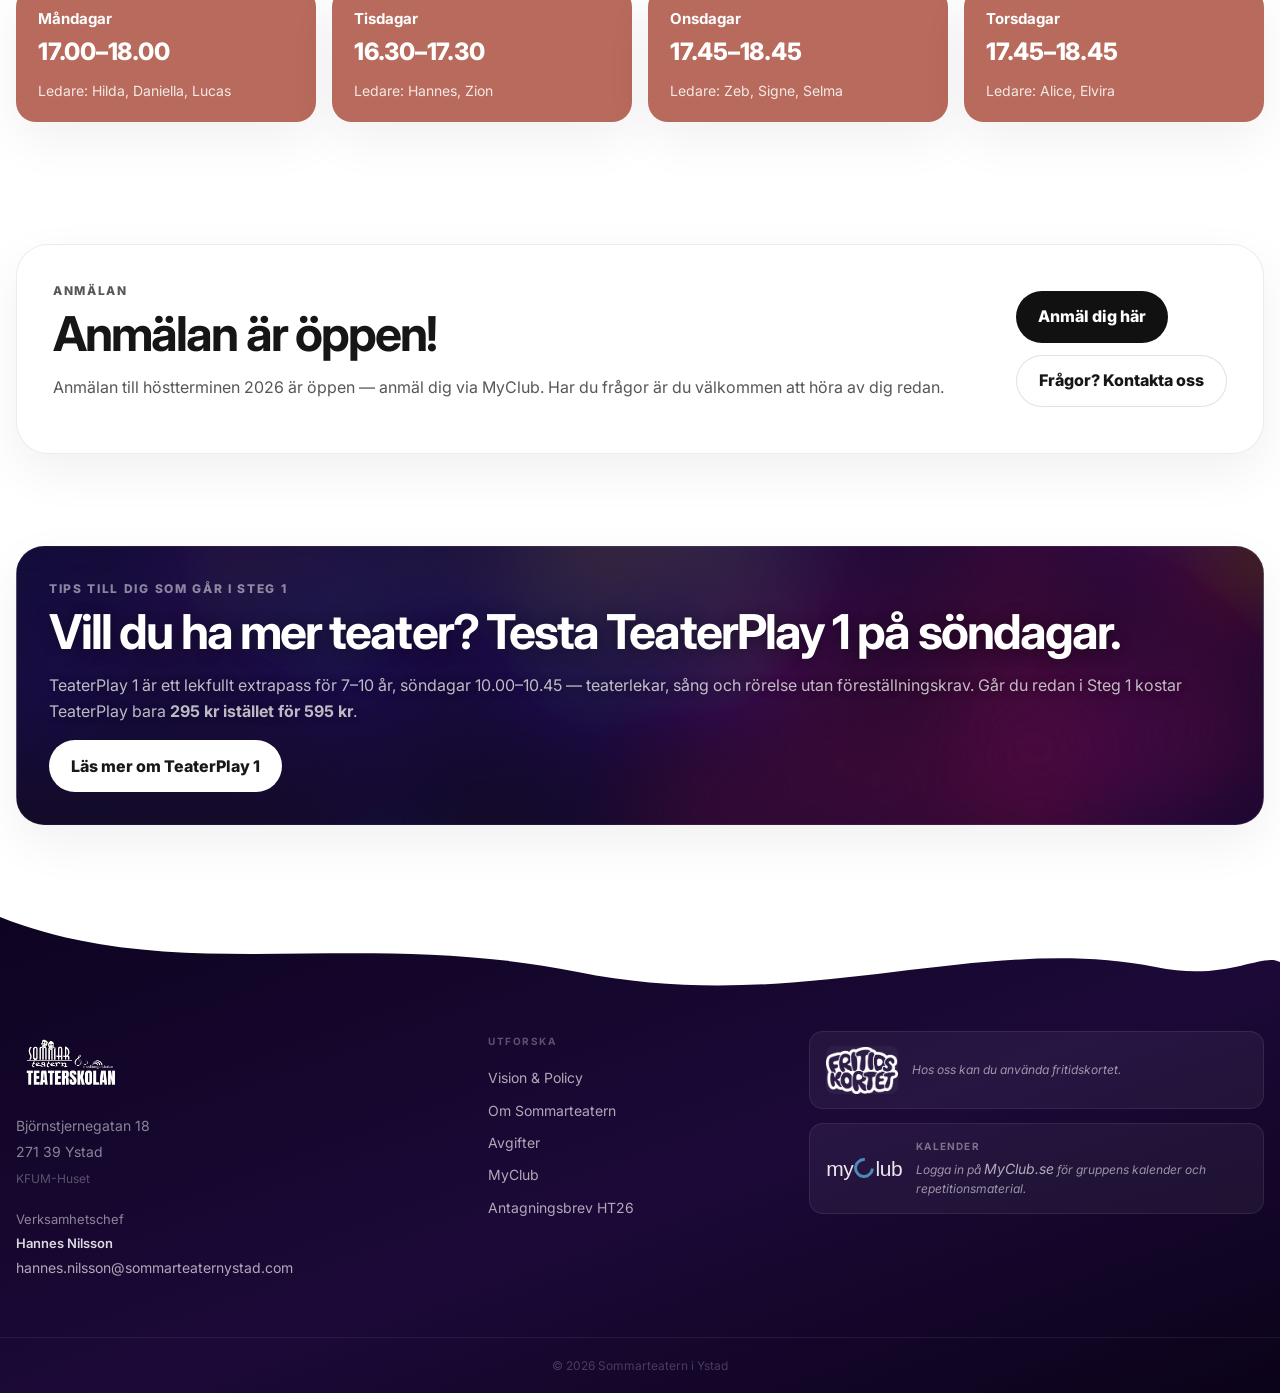
<file: kurser/steg-1.html>
<!DOCTYPE html>
<html lang="sv">
<head>
  <meta charset="UTF-8" />
  <meta name="viewport" content="width=device-width, initial-scale=1.0" />
  <title>Steg 1 | Teaterskolan</title>
  <meta name="description" content="Teaterkurs för barn 7–10 år. Steg 1 är grundkursen i Teaterskolan – teater, musik, dans och självförtroende." />
  <link rel="preconnect" href="https://fonts.googleapis.com">
  <link rel="preconnect" href="https://fonts.gstatic.com" crossorigin>
  <link href="https://fonts.googleapis.com/css2?family=Inter:wght@400;500;600;700;800;900&display=swap" rel="stylesheet">
  <link rel="stylesheet" href="../css/style.css" />
</head>
<body>

  <header class="site-header">
    <div class="container nav-wrap">
      <a class="brand" href="../index.html">
        <img src="../images/logo.png" alt="Teaterskolans logga" class="brand-logo" />
        <div>
          <div class="brand-title">Teaterskolan</div>
          <div class="brand-subtitle">Sommarteatern i Ystad</div>
        </div>
      </a>
      <nav class="site-nav">
        <a href="../index.html">Hem</a>
        <div class="nav-dropdown">
          <span class="dropdown-toggle">Kurser</span>
          <div class="dropdown-menu">
            <a href="teaterkidz.html">TeaterKidz</a>
            <a href="steg-1.html" class="dropdown-active">Steg 1</a>
            <a href="steg-2.html">Steg 2</a>
            <a href="steg-3.html">Steg 3</a>
            <a href="steg-vuxen.html">Steg Vuxen</a>
            <a href="musikal.html">Musikal</a>
            <a href="seniorteater.html">SeniorTeater</a>
            <a href="teaterplay.html">TeaterPlay</a>
          </div>
        </div>
        <a href="../index.html#kursschema">Schema</a>
        <a href="../index.html#om">Om Teaterskolan</a>
        <a href="../ledare.html">Ledare</a>
        <a href="../ledare.html#verksamhetschef">Kontakt</a>
      </nav>
    </div>
    <div class="kurs-hero-content container">
      <p class="eyebrow" style="color:rgba(255,255,255,0.55)">7–10 ÅR • TEATER & SCEN</p>
      <h1 style="color:#fff;text-shadow:0 4px 32px rgba(0,0,0,0.5)">Steg 1</h1>
      <p style="color:rgba(255,255,255,0.72);font-size:19px;max-width:560px;margin:16px auto 0;text-shadow:0 1px 8px rgba(0,0,0,0.4)">Teaterkurs för barn i åldrarna 7 till 10 år som vill upptäcka teater, musik och dans.</p>
    </div>
    <div class="header-wave">
      <svg viewBox="0 0 1440 60" preserveAspectRatio="none" xmlns="http://www.w3.org/2000/svg">
        <path d="M0,38 C300,50 600,22 900,42 C1100,54 1300,28 1440,40 L1440,60 L0,60 Z" fill="#ffffff"/>
      </svg>
    </div>
  </header>

  <main>

    <!-- Om kursen + Snabbfakta -->
    <section class="section">
      <div class="container">
        <div class="intro-grid intro-grid-two">
          <div class="panel graphic-panel">
            <p class="section-kicker">Om kursen</p>
            <h2>Grunden för att stå på scen.</h2>
            <p>Under Steg 1 lär sig deltagarna grunderna i teater — hur man agerar och blir bekväm på scen, talar högt, sjunger och samarbetar med andra. Det är också ett stort fokus på att ha kul och utveckla sin självkänsla, både ensam och i grupp.</p>
            <p>Under kursens repetitionstillfällen tränar eleverna på en mängd olika teaterövningar och lekar. Våra teaterledare guidar och uppmuntrar varje elev för att hjälpa dem nå sin fulla potential.</p>
          </div>
          <div class="panel kurs-fakta-panel">
            <p class="section-kicker">Snabbfakta</p>
            <h3>Höstterminen 2026</h3>
            <ul class="kurs-fakta-list">
              <li>
                <span class="kurs-fakta-label">Ålder</span>
                <span class="kurs-fakta-value">7–10 år</span>
              </li>
              <li>
                <span class="kurs-fakta-label">Lektionstid</span>
                <span class="kurs-fakta-value">60 min</span>
              </li>
              <li>
                <span class="kurs-fakta-label">Höstterminen</span>
                <span class="kurs-fakta-value">v. 36–45 (11 tillfällen)</span>
              </li>
              <li>
                <span class="kurs-fakta-label">Kursavgift</span>
                <span class="kurs-fakta-value">895 kr/termin</span>
              </li>
              <li>
                <span class="kurs-fakta-label">Platser</span>
                <span class="kurs-fakta-value">15 per grupp</span>
              </li>
              <li>
                <span class="kurs-fakta-label">Plats</span>
                <span class="kurs-fakta-value">Björnstjernegatan 18, Ystad</span>
              </li>
            </ul>
          </div>
        </div>
      </div>
    </section>

    <!-- Mål & Terminsavslutning -->
    <section class="section dark-section" style="padding-top:0">
      <div class="container">
        <div class="panel graphic-panel">
          <p class="section-kicker">Höstterminen 2026</p>
          <h2>En gemensam höstshow på Ystad Arena.</h2>
          <p>Steg 1 och Steg 2 avslutar höstterminen tillsammans med en gemensam höstshow på <strong>Ystad Arena söndagen den 8 november 2026</strong> — ett roligt och festligt sätt att visa upp vad grupperna arbetat med under terminen, inför släkt, familj och vänner. Föreställningen är terminens elfte och avslutande tillfälle.</p>
        </div>
      </div>
    </section>

    <!-- Grupper -->
    <section class="section" id="grupper">
      <div class="container">
        <div class="section-head">
          <p class="section-kicker">Höstterminen 2026</p>
          <h2>Grupper och tider för hösten.</h2>
          <p>Steg 1 finns på fyra olika dagar — välj den som passar dig bäst. Anmälan är öppen — välj din grupp och anmäl dig nedan.</p>
        </div>

        <div class="group-tiles">
          <div class="group-tile ks-steg1">
            <span class="group-tile-day">Måndagar</span>
            <span class="group-tile-time">17.00–18.00</span>
            <span class="group-tile-leaders">Ledare: Hilda, Daniella, Lucas</span>
          </div>
          <div class="group-tile ks-steg1">
            <span class="group-tile-day">Tisdagar</span>
            <span class="group-tile-time">16.30–17.30</span>
            <span class="group-tile-leaders">Ledare: Hannes, Zion</span>
          </div>
          <div class="group-tile ks-steg1">
            <span class="group-tile-day">Onsdagar</span>
            <span class="group-tile-time">17.45–18.45</span>
            <span class="group-tile-leaders">Ledare: Zeb, Signe, Selma</span>
          </div>
          <div class="group-tile ks-steg1">
            <span class="group-tile-day">Torsdagar</span>
            <span class="group-tile-time">17.45–18.45</span>
            <span class="group-tile-leaders">Ledare: Alice, Elvira</span>
          </div>
        </div>
      </div>
    </section>

    <!-- Anmälan CTA -->
    <section class="section cta-section" id="anmalan">
      <div class="container cta-box">
        <div>
          <p class="section-kicker">Anmälan</p>
          <h2>Anmälan är öppen!</h2>
          <p>Anmälan till höstterminen 2026 är öppen — anmäl dig via MyClub. Har du frågor är du välkommen att höra av dig redan.</p>
        </div>
        <div style="display:flex;flex-direction:column;gap:12px;align-items:flex-start">
          <a class="btn btn-primary" href="https://member.myclub.se/public/forms/17804/q50Pr1tmQQ/" target="_blank" rel="noopener">Anmäl dig här</a>
          <a class="btn btn-secondary" href="../ledare.html#verksamhetschef">Frågor? Kontakta oss</a>
        </div>
      </div>
    </section>

    <!-- Tips: TeaterPlay 1 -->
    <section class="section" style="padding-top:0">
      <div class="container">
        <div class="panel graphic-panel">
          <p class="section-kicker">Tips till dig som går i Steg 1</p>
          <h2>Vill du ha mer teater? Testa TeaterPlay 1 på söndagar.</h2>
          <p>TeaterPlay 1 är ett lekfullt extrapass för 7–10 år, söndagar 10.00–10.45 — teaterlekar, sång och rörelse utan föreställningskrav. Går du redan i Steg 1 kostar TeaterPlay bara <strong>295 kr istället för 595 kr</strong>.</p>
          <a class="btn btn-primary" href="teaterplay.html">Läs mer om TeaterPlay 1</a>
        </div>
      </div>
    </section>

  </main>

  <footer class="site-footer">
    <div class="footer-wave">
      <svg viewBox="0 0 1440 80" preserveAspectRatio="none" xmlns="http://www.w3.org/2000/svg">
        <path d="M0,0 C200,70 400,10 650,55 C900,100 1100,15 1300,50 C1380,65 1420,35 1440,45 L1440,0 Z" fill="#ffffff"/>
      </svg>
    </div>
    <div class="container footer-inner">
      <div class="footer-brand">
        <img src="../images/logo.png" alt="Teaterskolan Sommarteatern i Ystad" class="footer-logo">
        <address class="footer-address">
          Björnstjernegatan 18<br>
          271 39 Ystad<br>
          <span class="footer-address-note">KFUM-Huset</span>
        </address>
        <p class="footer-contact">
          Verksamhetschef<br>
          <strong>Hannes Nilsson</strong><br>
          <a href="mailto:hannes.nilsson@sommarteaternystad.com">hannes.nilsson@sommarteaternystad.com</a>
        </p>
      </div>
      <nav class="footer-nav">
        <h4 class="footer-nav-title">Utforska</h4>
        <a href="../vision-policy.html">Vision &amp; Policy</a>
        <a href="../om-sommarteatern.html">Om Sommarteatern</a>
        <a href="../avgifter.html">Avgifter</a>
        <a href="../myclub.html">MyClub</a>
        <a href="../antagningsbrev-ht26.html">Antagningsbrev HT26</a>
      </nav>
      <div class="footer-partners">
        <div class="footer-partner">
          <img src="../images/Fritidskortetlogo.png" alt="Fritidskortet" class="partner-logo">
          <p>Hos oss kan du använda fritidskortet.</p>
        </div>
        <div class="footer-partner">
          <span class="myclub-logo-text"><span>my</span><span class="myclub-arc"></span><span>lub</span></span>
          <div>
            <h5 class="partner-heading">Kalender</h5>
            <p>Logga in på <a href="../myclub.html">MyClub.se</a> för gruppens kalender och repetitionsmaterial.</p>
          </div>
        </div>
      </div>
    </div>
    <div class="footer-bottom">
      <div class="container">
        <p>© 2026 Sommarteatern i Ystad</p>
      </div>
    </div>
  </footer>

  <script src="../js/site.js"></script>
</body>
</html>
</file>
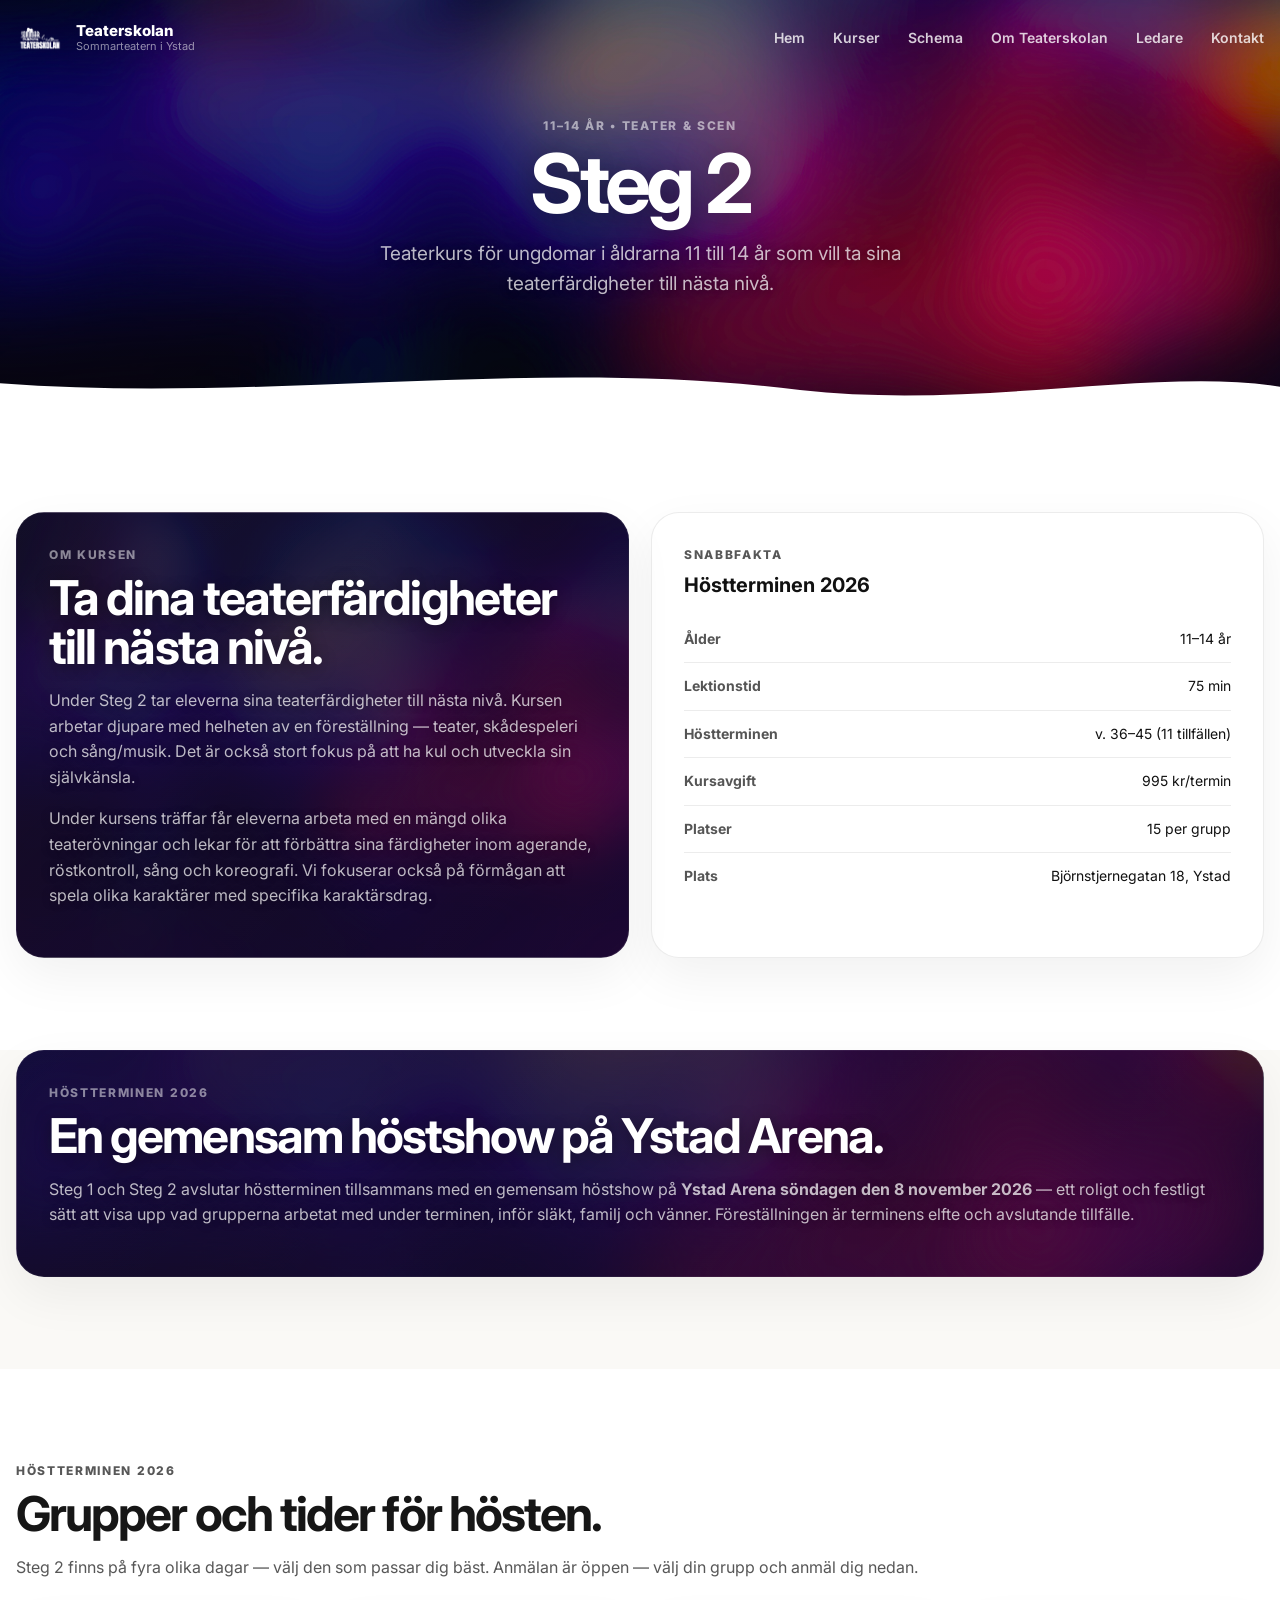
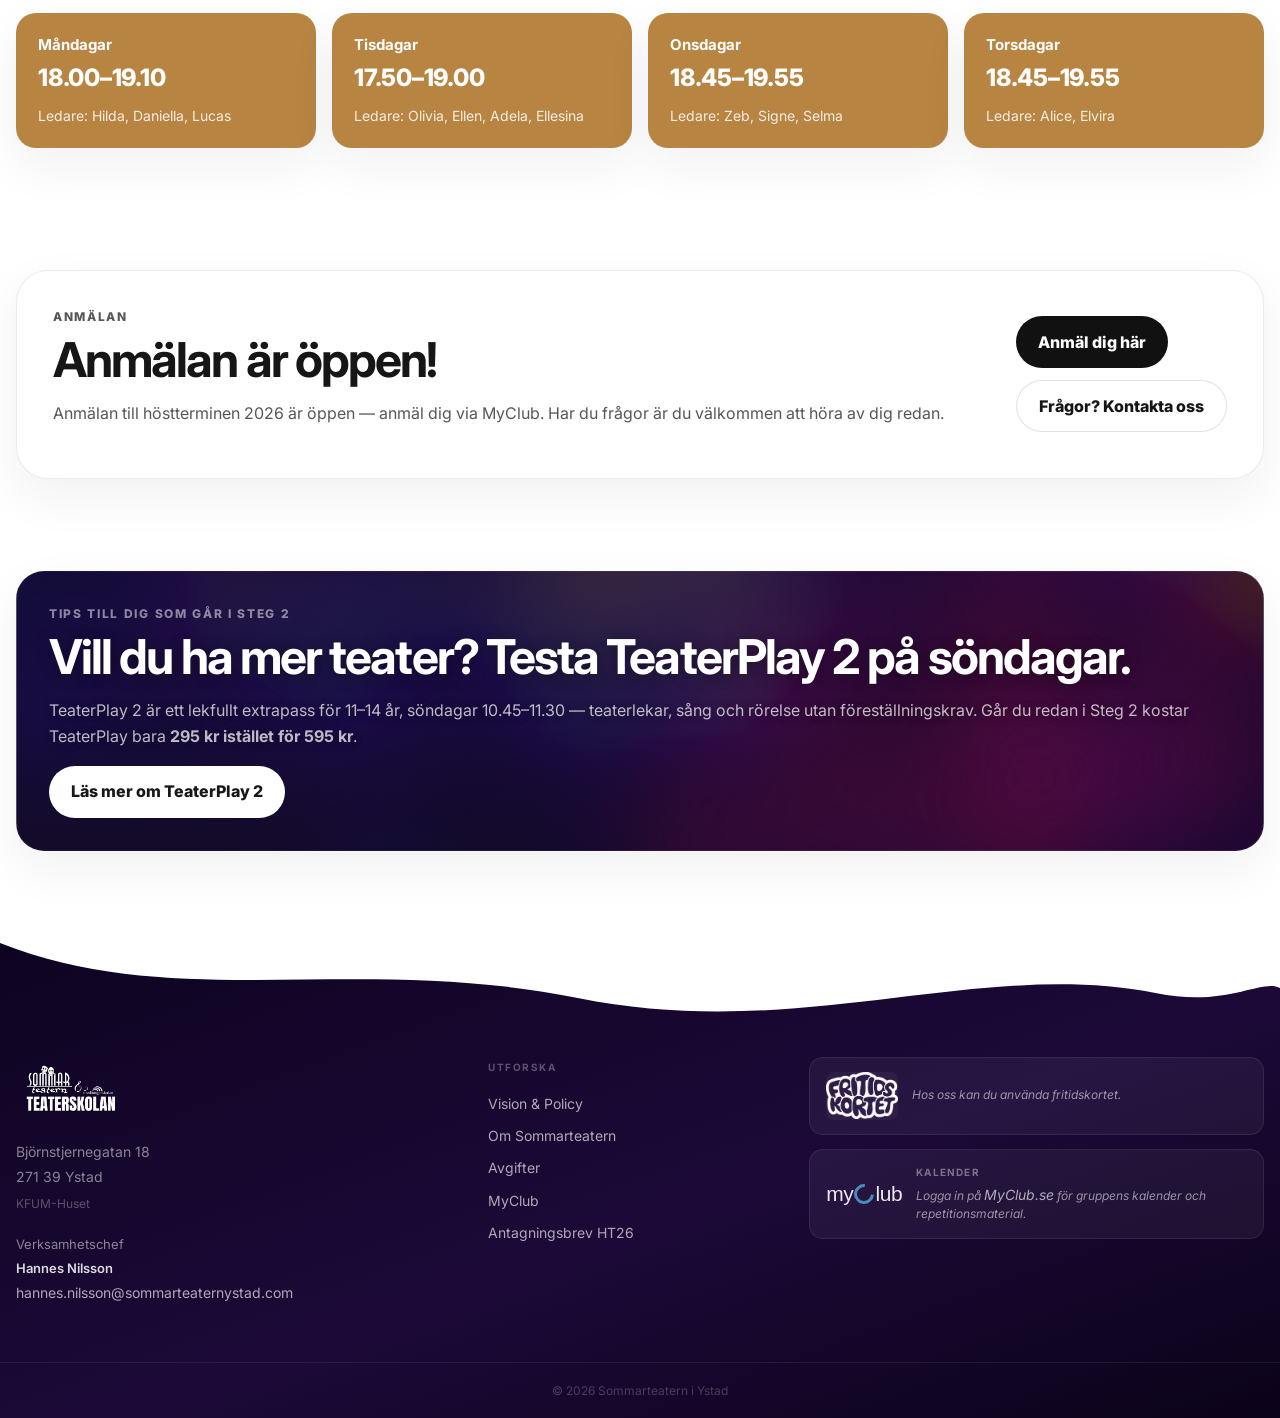
<file: kurser/steg-2.html>
<!DOCTYPE html>
<html lang="sv">
<head>
  <meta charset="UTF-8" />
  <meta name="viewport" content="width=device-width, initial-scale=1.0" />
  <title>Steg 2 | Teaterskolan</title>
  <meta name="description" content="Teaterkurs för ungdomar 11–14 år. Steg 2 tar dina teaterfärdigheter till nästa nivå – skådespeleri, sång och koreografi." />
  <link rel="preconnect" href="https://fonts.googleapis.com">
  <link rel="preconnect" href="https://fonts.gstatic.com" crossorigin>
  <link href="https://fonts.googleapis.com/css2?family=Inter:wght@400;500;600;700;800;900&display=swap" rel="stylesheet">
  <link rel="stylesheet" href="../css/style.css" />
</head>
<body>

  <header class="site-header">
    <div class="container nav-wrap">
      <a class="brand" href="../index.html">
        <img src="../images/logo.png" alt="Teaterskolans logga" class="brand-logo" />
        <div>
          <div class="brand-title">Teaterskolan</div>
          <div class="brand-subtitle">Sommarteatern i Ystad</div>
        </div>
      </a>
      <nav class="site-nav">
        <a href="../index.html">Hem</a>
        <div class="nav-dropdown">
          <span class="dropdown-toggle">Kurser</span>
          <div class="dropdown-menu">
            <a href="teaterkidz.html">TeaterKidz</a>
            <a href="steg-1.html">Steg 1</a>
            <a href="steg-2.html" class="dropdown-active">Steg 2</a>
            <a href="steg-3.html">Steg 3</a>
            <a href="steg-vuxen.html">Steg Vuxen</a>
            <a href="musikal.html">Musikal</a>
            <a href="seniorteater.html">SeniorTeater</a>
            <a href="teaterplay.html">TeaterPlay</a>
          </div>
        </div>
        <a href="../index.html#kursschema">Schema</a>
        <a href="../index.html#om">Om Teaterskolan</a>
        <a href="../ledare.html">Ledare</a>
        <a href="../ledare.html#verksamhetschef">Kontakt</a>
      </nav>
    </div>
    <div class="kurs-hero-content container">
      <p class="eyebrow" style="color:rgba(255,255,255,0.55)">11–14 ÅR • TEATER & SCEN</p>
      <h1 style="color:#fff;text-shadow:0 4px 32px rgba(0,0,0,0.5)">Steg 2</h1>
      <p style="color:rgba(255,255,255,0.72);font-size:19px;max-width:560px;margin:16px auto 0;text-shadow:0 1px 8px rgba(0,0,0,0.4)">Teaterkurs för ungdomar i åldrarna 11 till 14 år som vill ta sina teaterfärdigheter till nästa nivå.</p>
    </div>
    <div class="header-wave">
      <svg viewBox="0 0 1440 60" preserveAspectRatio="none" xmlns="http://www.w3.org/2000/svg">
        <path d="M0,38 C300,50 600,22 900,42 C1100,54 1300,28 1440,40 L1440,60 L0,60 Z" fill="#ffffff"/>
      </svg>
    </div>
  </header>

  <main>

    <!-- Om kursen + Snabbfakta -->
    <section class="section">
      <div class="container">
        <div class="intro-grid intro-grid-two">
          <div class="panel graphic-panel">
            <p class="section-kicker">Om kursen</p>
            <h2>Ta dina teaterfärdigheter till nästa nivå.</h2>
            <p>Under Steg 2 tar eleverna sina teaterfärdigheter till nästa nivå. Kursen arbetar djupare med helheten av en föreställning — teater, skådespeleri och sång/musik. Det är också stort fokus på att ha kul och utveckla sin självkänsla.</p>
            <p>Under kursens träffar får eleverna arbeta med en mängd olika teaterövningar och lekar för att förbättra sina färdigheter inom agerande, röstkontroll, sång och koreografi. Vi fokuserar också på förmågan att spela olika karaktärer med specifika karaktärsdrag.</p>
          </div>
          <div class="panel kurs-fakta-panel">
            <p class="section-kicker">Snabbfakta</p>
            <h3>Höstterminen 2026</h3>
            <ul class="kurs-fakta-list">
              <li>
                <span class="kurs-fakta-label">Ålder</span>
                <span class="kurs-fakta-value">11–14 år</span>
              </li>
              <li>
                <span class="kurs-fakta-label">Lektionstid</span>
                <span class="kurs-fakta-value">75 min</span>
              </li>
              <li>
                <span class="kurs-fakta-label">Höstterminen</span>
                <span class="kurs-fakta-value">v. 36–45 (11 tillfällen)</span>
              </li>
              <li>
                <span class="kurs-fakta-label">Kursavgift</span>
                <span class="kurs-fakta-value">995 kr/termin</span>
              </li>
              <li>
                <span class="kurs-fakta-label">Platser</span>
                <span class="kurs-fakta-value">15 per grupp</span>
              </li>
              <li>
                <span class="kurs-fakta-label">Plats</span>
                <span class="kurs-fakta-value">Björnstjernegatan 18, Ystad</span>
              </li>
            </ul>
          </div>
        </div>
      </div>
    </section>

    <!-- Mål & Terminsavslutning -->
    <section class="section dark-section" style="padding-top:0">
      <div class="container">
        <div class="panel graphic-panel">
          <p class="section-kicker">Höstterminen 2026</p>
          <h2>En gemensam höstshow på Ystad Arena.</h2>
          <p>Steg 1 och Steg 2 avslutar höstterminen tillsammans med en gemensam höstshow på <strong>Ystad Arena söndagen den 8 november 2026</strong> — ett roligt och festligt sätt att visa upp vad grupperna arbetat med under terminen, inför släkt, familj och vänner. Föreställningen är terminens elfte och avslutande tillfälle.</p>
        </div>
      </div>
    </section>

    <!-- Grupper -->
    <section class="section" id="grupper">
      <div class="container">
        <div class="section-head">
          <p class="section-kicker">Höstterminen 2026</p>
          <h2>Grupper och tider för hösten.</h2>
          <p>Steg 2 finns på fyra olika dagar — välj den som passar dig bäst. Anmälan är öppen — välj din grupp och anmäl dig nedan.</p>
        </div>

        <div class="group-tiles">
          <div class="group-tile ks-steg2">
            <span class="group-tile-day">Måndagar</span>
            <span class="group-tile-time">18.00–19.10</span>
            <span class="group-tile-leaders">Ledare: Hilda, Daniella, Lucas</span>
          </div>
          <div class="group-tile ks-steg2">
            <span class="group-tile-day">Tisdagar</span>
            <span class="group-tile-time">17.50–19.00</span>
            <span class="group-tile-leaders">Ledare: Olivia, Ellen, Adela, Ellesina</span>
          </div>
          <div class="group-tile ks-steg2">
            <span class="group-tile-day">Onsdagar</span>
            <span class="group-tile-time">18.45–19.55</span>
            <span class="group-tile-leaders">Ledare: Zeb, Signe, Selma</span>
          </div>
          <div class="group-tile ks-steg2">
            <span class="group-tile-day">Torsdagar</span>
            <span class="group-tile-time">18.45–19.55</span>
            <span class="group-tile-leaders">Ledare: Alice, Elvira</span>
          </div>
        </div>
      </div>
    </section>

    <!-- Anmälan CTA -->
    <section class="section cta-section" id="anmalan">
      <div class="container cta-box">
        <div>
          <p class="section-kicker">Anmälan</p>
          <h2>Anmälan är öppen!</h2>
          <p>Anmälan till höstterminen 2026 är öppen — anmäl dig via MyClub. Har du frågor är du välkommen att höra av dig redan.</p>
        </div>
        <div style="display:flex;flex-direction:column;gap:12px;align-items:flex-start">
          <a class="btn btn-primary" href="https://member.myclub.se/public/forms/17804/q50Pr1tmQQ/" target="_blank" rel="noopener">Anmäl dig här</a>
          <a class="btn btn-secondary" href="../ledare.html#verksamhetschef">Frågor? Kontakta oss</a>
        </div>
      </div>
    </section>

    <!-- Tips: TeaterPlay 2 -->
    <section class="section" style="padding-top:0">
      <div class="container">
        <div class="panel graphic-panel">
          <p class="section-kicker">Tips till dig som går i Steg 2</p>
          <h2>Vill du ha mer teater? Testa TeaterPlay 2 på söndagar.</h2>
          <p>TeaterPlay 2 är ett lekfullt extrapass för 11–14 år, söndagar 10.45–11.30 — teaterlekar, sång och rörelse utan föreställningskrav. Går du redan i Steg 2 kostar TeaterPlay bara <strong>295 kr istället för 595 kr</strong>.</p>
          <a class="btn btn-primary" href="teaterplay.html">Läs mer om TeaterPlay 2</a>
        </div>
      </div>
    </section>

  </main>

  <footer class="site-footer">
    <div class="footer-wave">
      <svg viewBox="0 0 1440 80" preserveAspectRatio="none" xmlns="http://www.w3.org/2000/svg">
        <path d="M0,0 C200,70 400,10 650,55 C900,100 1100,15 1300,50 C1380,65 1420,35 1440,45 L1440,0 Z" fill="#ffffff"/>
      </svg>
    </div>
    <div class="container footer-inner">
      <div class="footer-brand">
        <img src="../images/logo.png" alt="Teaterskolan Sommarteatern i Ystad" class="footer-logo">
        <address class="footer-address">
          Björnstjernegatan 18<br>
          271 39 Ystad<br>
          <span class="footer-address-note">KFUM-Huset</span>
        </address>
        <p class="footer-contact">
          Verksamhetschef<br>
          <strong>Hannes Nilsson</strong><br>
          <a href="mailto:hannes.nilsson@sommarteaternystad.com">hannes.nilsson@sommarteaternystad.com</a>
        </p>
      </div>
      <nav class="footer-nav">
        <h4 class="footer-nav-title">Utforska</h4>
        <a href="../vision-policy.html">Vision &amp; Policy</a>
        <a href="../om-sommarteatern.html">Om Sommarteatern</a>
        <a href="../avgifter.html">Avgifter</a>
        <a href="../myclub.html">MyClub</a>
        <a href="../antagningsbrev-ht26.html">Antagningsbrev HT26</a>
      </nav>
      <div class="footer-partners">
        <div class="footer-partner">
          <img src="../images/Fritidskortetlogo.png" alt="Fritidskortet" class="partner-logo">
          <p>Hos oss kan du använda fritidskortet.</p>
        </div>
        <div class="footer-partner">
          <span class="myclub-logo-text"><span>my</span><span class="myclub-arc"></span><span>lub</span></span>
          <div>
            <h5 class="partner-heading">Kalender</h5>
            <p>Logga in på <a href="../myclub.html">MyClub.se</a> för gruppens kalender och repetitionsmaterial.</p>
          </div>
        </div>
      </div>
    </div>
    <div class="footer-bottom">
      <div class="container">
        <p>© 2026 Sommarteatern i Ystad</p>
      </div>
    </div>
  </footer>

  <script src="../js/site.js"></script>
</body>
</html>
</file>
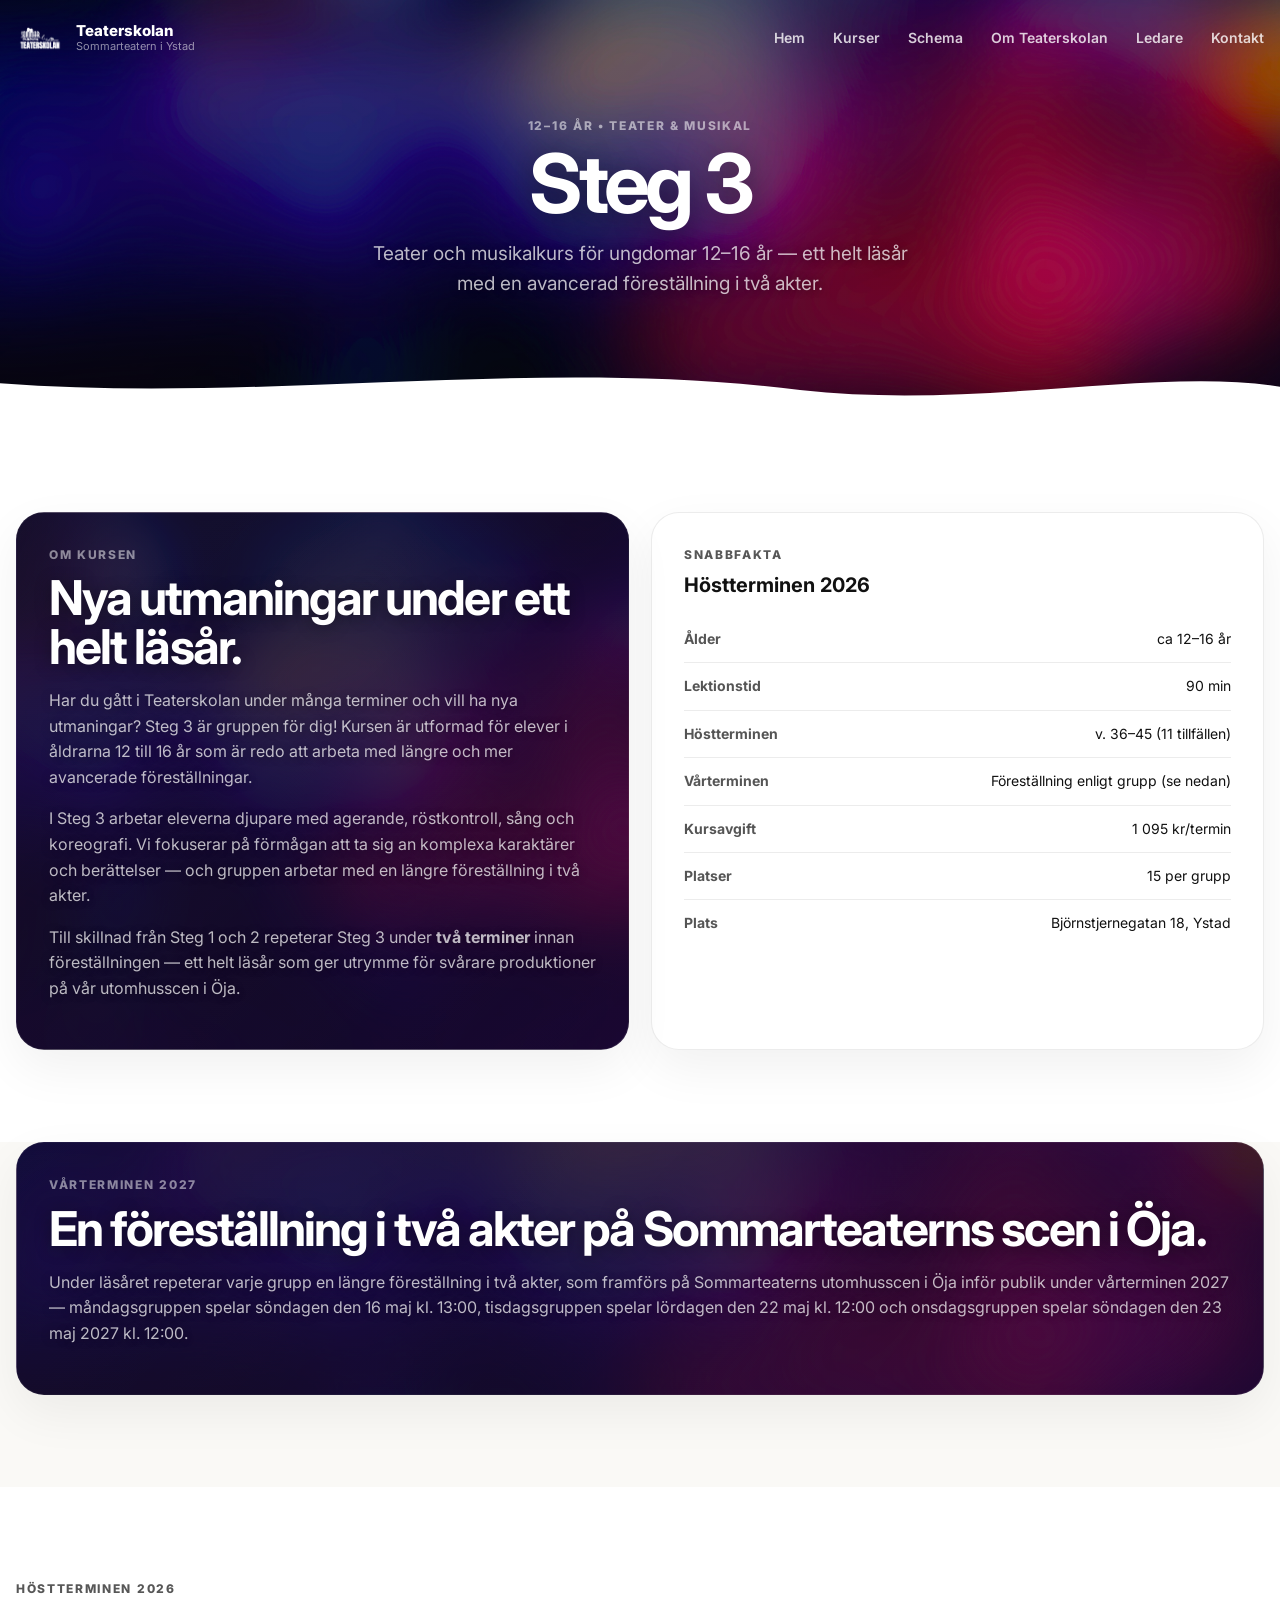
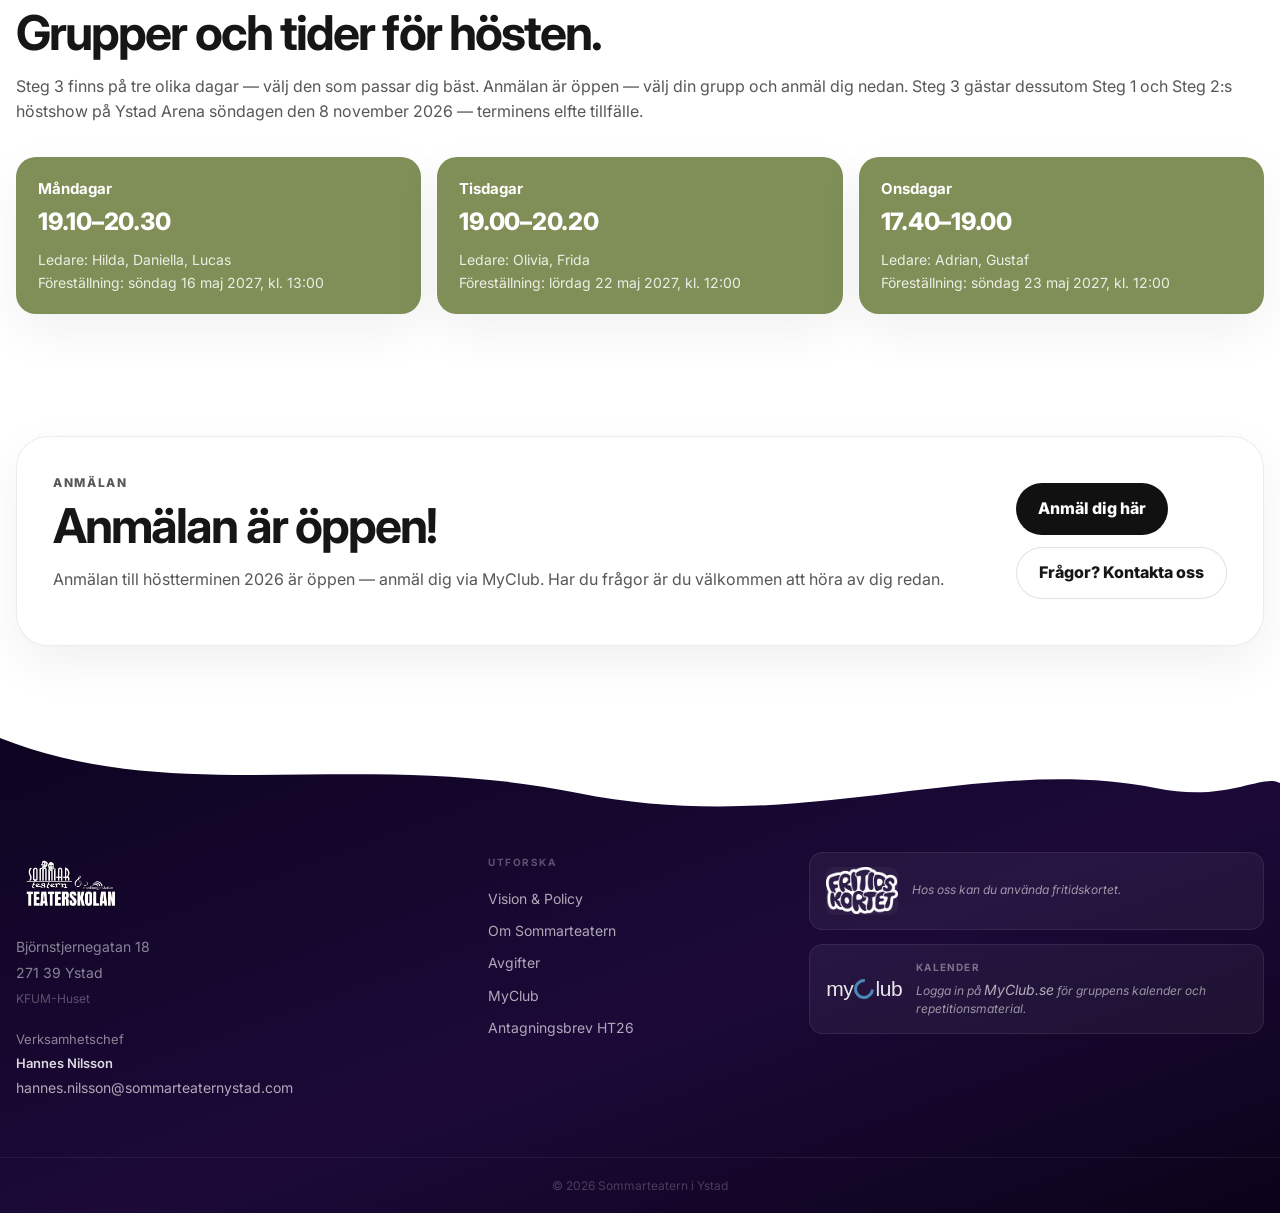
<file: kurser/steg-3.html>
<!DOCTYPE html>
<html lang="sv">
<head>
  <meta charset="UTF-8" />
  <meta name="viewport" content="width=device-width, initial-scale=1.0" />
  <title>Steg 3 | Teaterskolan</title>
  <meta name="description" content="Teater och musikalkurs för ungdomar 12–16 år. Steg 3 repeterar under ett helt läsår för en avancerad föreställning i två akter." />
  <link rel="preconnect" href="https://fonts.googleapis.com">
  <link rel="preconnect" href="https://fonts.gstatic.com" crossorigin>
  <link href="https://fonts.googleapis.com/css2?family=Inter:wght@400;500;600;700;800;900&display=swap" rel="stylesheet">
  <link rel="stylesheet" href="../css/style.css" />
</head>
<body>

  <header class="site-header">
    <div class="container nav-wrap">
      <a class="brand" href="../index.html">
        <img src="../images/logo.png" alt="Teaterskolans logga" class="brand-logo" />
        <div>
          <div class="brand-title">Teaterskolan</div>
          <div class="brand-subtitle">Sommarteatern i Ystad</div>
        </div>
      </a>
      <nav class="site-nav">
        <a href="../index.html">Hem</a>
        <div class="nav-dropdown">
          <span class="dropdown-toggle">Kurser</span>
          <div class="dropdown-menu">
            <a href="teaterkidz.html">TeaterKidz</a>
            <a href="steg-1.html">Steg 1</a>
            <a href="steg-2.html">Steg 2</a>
            <a href="steg-3.html" class="dropdown-active">Steg 3</a>
            <a href="steg-vuxen.html">Steg Vuxen</a>
            <a href="musikal.html">Musikal</a>
            <a href="seniorteater.html">SeniorTeater</a>
            <a href="teaterplay.html">TeaterPlay</a>
          </div>
        </div>
        <a href="../index.html#kursschema">Schema</a>
        <a href="../index.html#om">Om Teaterskolan</a>
        <a href="../ledare.html">Ledare</a>
        <a href="../ledare.html#verksamhetschef">Kontakt</a>
      </nav>
    </div>
    <div class="kurs-hero-content container">
      <p class="eyebrow" style="color:rgba(255,255,255,0.55)">12–16 ÅR • TEATER & MUSIKAL</p>
      <h1 style="color:#fff;text-shadow:0 4px 32px rgba(0,0,0,0.5)">Steg 3</h1>
      <p style="color:rgba(255,255,255,0.72);font-size:19px;max-width:560px;margin:16px auto 0;text-shadow:0 1px 8px rgba(0,0,0,0.4)">Teater och musikalkurs för ungdomar 12–16 år — ett helt läsår med en avancerad föreställning i två akter.</p>
    </div>
    <div class="header-wave">
      <svg viewBox="0 0 1440 60" preserveAspectRatio="none" xmlns="http://www.w3.org/2000/svg">
        <path d="M0,38 C300,50 600,22 900,42 C1100,54 1300,28 1440,40 L1440,60 L0,60 Z" fill="#ffffff"/>
      </svg>
    </div>
  </header>

  <main>

    <!-- Om kursen + Snabbfakta -->
    <section class="section">
      <div class="container">
        <div class="intro-grid intro-grid-two">
          <div class="panel graphic-panel">
            <p class="section-kicker">Om kursen</p>
            <h2>Nya utmaningar under ett helt läsår.</h2>
            <p>Har du gått i Teaterskolan under många terminer och vill ha nya utmaningar? Steg 3 är gruppen för dig! Kursen är utformad för elever i åldrarna 12 till 16 år som är redo att arbeta med längre och mer avancerade föreställningar.</p>
            <p>I Steg 3 arbetar eleverna djupare med agerande, röstkontroll, sång och koreografi. Vi fokuserar på förmågan att ta sig an komplexa karaktärer och berättelser — och gruppen arbetar med en längre föreställning i två akter.</p>
            <p>Till skillnad från Steg 1 och 2 repeterar Steg 3 under <strong>två terminer</strong> innan föreställningen — ett helt läsår som ger utrymme för svårare produktioner på vår utomhusscen i Öja.</p>
          </div>
          <div class="panel kurs-fakta-panel">
            <p class="section-kicker">Snabbfakta</p>
            <h3>Höstterminen 2026</h3>
            <ul class="kurs-fakta-list">
              <li>
                <span class="kurs-fakta-label">Ålder</span>
                <span class="kurs-fakta-value">ca 12–16 år</span>
              </li>
              <li>
                <span class="kurs-fakta-label">Lektionstid</span>
                <span class="kurs-fakta-value">90 min</span>
              </li>
              <li>
                <span class="kurs-fakta-label">Höstterminen</span>
                <span class="kurs-fakta-value">v. 36–45 (11 tillfällen)</span>
              </li>
              <li>
                <span class="kurs-fakta-label">Vårterminen</span>
                <span class="kurs-fakta-value">Föreställning enligt grupp (se nedan)</span>
              </li>
              <li>
                <span class="kurs-fakta-label">Kursavgift</span>
                <span class="kurs-fakta-value">1 095 kr/termin</span>
              </li>
              <li>
                <span class="kurs-fakta-label">Platser</span>
                <span class="kurs-fakta-value">15 per grupp</span>
              </li>
              <li>
                <span class="kurs-fakta-label">Plats</span>
                <span class="kurs-fakta-value">Björnstjernegatan 18, Ystad</span>
              </li>
            </ul>
          </div>
        </div>
      </div>
    </section>

    <!-- Mål -->
    <section class="section dark-section" style="padding-top:0">
      <div class="container">
        <div class="panel graphic-panel">
          <p class="section-kicker">Vårterminen 2027</p>
          <h2>En föreställning i två akter på Sommarteaterns scen i Öja.</h2>
          <p>Under läsåret repeterar varje grupp en längre föreställning i två akter, som framförs på Sommarteaterns utomhusscen i Öja inför publik under vårterminen 2027 — måndagsgruppen spelar söndagen den 16 maj kl. 13:00, tisdagsgruppen spelar lördagen den 22 maj kl. 12:00 och onsdagsgruppen spelar söndagen den 23 maj 2027 kl. 12:00.</p>
        </div>
      </div>
    </section>

    <!-- Grupper -->
    <section class="section" id="grupper">
      <div class="container">
        <div class="section-head">
          <p class="section-kicker">Höstterminen 2026</p>
          <h2>Grupper och tider för hösten.</h2>
          <p>Steg 3 finns på tre olika dagar — välj den som passar dig bäst. Anmälan är öppen — välj din grupp och anmäl dig nedan. Steg 3 gästar dessutom Steg 1 och Steg 2:s höstshow på Ystad Arena söndagen den 8 november 2026 — terminens elfte tillfälle.</p>
        </div>

        <div class="group-tiles">
          <div class="group-tile ks-steg3">
            <span class="group-tile-day">Måndagar</span>
            <span class="group-tile-time">19.10–20.30</span>
            <span class="group-tile-leaders">Ledare: Hilda, Daniella, Lucas</span>
            <span class="group-tile-leaders">Föreställning: söndag 16 maj 2027, kl. 13:00</span>
          </div>
          <div class="group-tile ks-steg3">
            <span class="group-tile-day">Tisdagar</span>
            <span class="group-tile-time">19.00–20.20</span>
            <span class="group-tile-leaders">Ledare: Olivia, Frida</span>
            <span class="group-tile-leaders">Föreställning: lördag 22 maj 2027, kl. 12:00</span>
          </div>
          <div class="group-tile ks-steg3">
            <span class="group-tile-day">Onsdagar</span>
            <span class="group-tile-time">17.40–19.00</span>
            <span class="group-tile-leaders">Ledare: Adrian, Gustaf</span>
            <span class="group-tile-leaders">Föreställning: söndag 23 maj 2027, kl. 12:00</span>
          </div>
        </div>
      </div>
    </section>

    <!-- Anmälan CTA -->
    <section class="section cta-section" id="anmalan">
      <div class="container cta-box">
        <div>
          <p class="section-kicker">Anmälan</p>
          <h2>Anmälan är öppen!</h2>
          <p>Anmälan till höstterminen 2026 är öppen — anmäl dig via MyClub. Har du frågor är du välkommen att höra av dig redan.</p>
        </div>
        <div style="display:flex;flex-direction:column;gap:12px;align-items:flex-start">
          <a class="btn btn-primary" href="https://member.myclub.se/public/forms/17804/q50Pr1tmQQ/" target="_blank" rel="noopener">Anmäl dig här</a>
          <a class="btn btn-secondary" href="../ledare.html#verksamhetschef">Frågor? Kontakta oss</a>
        </div>
      </div>
    </section>

  </main>

  <footer class="site-footer">
    <div class="footer-wave">
      <svg viewBox="0 0 1440 80" preserveAspectRatio="none" xmlns="http://www.w3.org/2000/svg">
        <path d="M0,0 C200,70 400,10 650,55 C900,100 1100,15 1300,50 C1380,65 1420,35 1440,45 L1440,0 Z" fill="#ffffff"/>
      </svg>
    </div>
    <div class="container footer-inner">
      <div class="footer-brand">
        <img src="../images/logo.png" alt="Teaterskolan Sommarteatern i Ystad" class="footer-logo">
        <address class="footer-address">
          Björnstjernegatan 18<br>
          271 39 Ystad<br>
          <span class="footer-address-note">KFUM-Huset</span>
        </address>
        <p class="footer-contact">
          Verksamhetschef<br>
          <strong>Hannes Nilsson</strong><br>
          <a href="mailto:hannes.nilsson@sommarteaternystad.com">hannes.nilsson@sommarteaternystad.com</a>
        </p>
      </div>
      <nav class="footer-nav">
        <h4 class="footer-nav-title">Utforska</h4>
        <a href="../vision-policy.html">Vision &amp; Policy</a>
        <a href="../om-sommarteatern.html">Om Sommarteatern</a>
        <a href="../avgifter.html">Avgifter</a>
        <a href="../myclub.html">MyClub</a>
        <a href="../antagningsbrev-ht26.html">Antagningsbrev HT26</a>
      </nav>
      <div class="footer-partners">
        <div class="footer-partner">
          <img src="../images/Fritidskortetlogo.png" alt="Fritidskortet" class="partner-logo">
          <p>Hos oss kan du använda fritidskortet.</p>
        </div>
        <div class="footer-partner">
          <span class="myclub-logo-text"><span>my</span><span class="myclub-arc"></span><span>lub</span></span>
          <div>
            <h5 class="partner-heading">Kalender</h5>
            <p>Logga in på <a href="../myclub.html">MyClub.se</a> för gruppens kalender och repetitionsmaterial.</p>
          </div>
        </div>
      </div>
    </div>
    <div class="footer-bottom">
      <div class="container">
        <p>© 2026 Sommarteatern i Ystad</p>
      </div>
    </div>
  </footer>

  <script src="../js/site.js"></script>
</body>
</html>
</file>
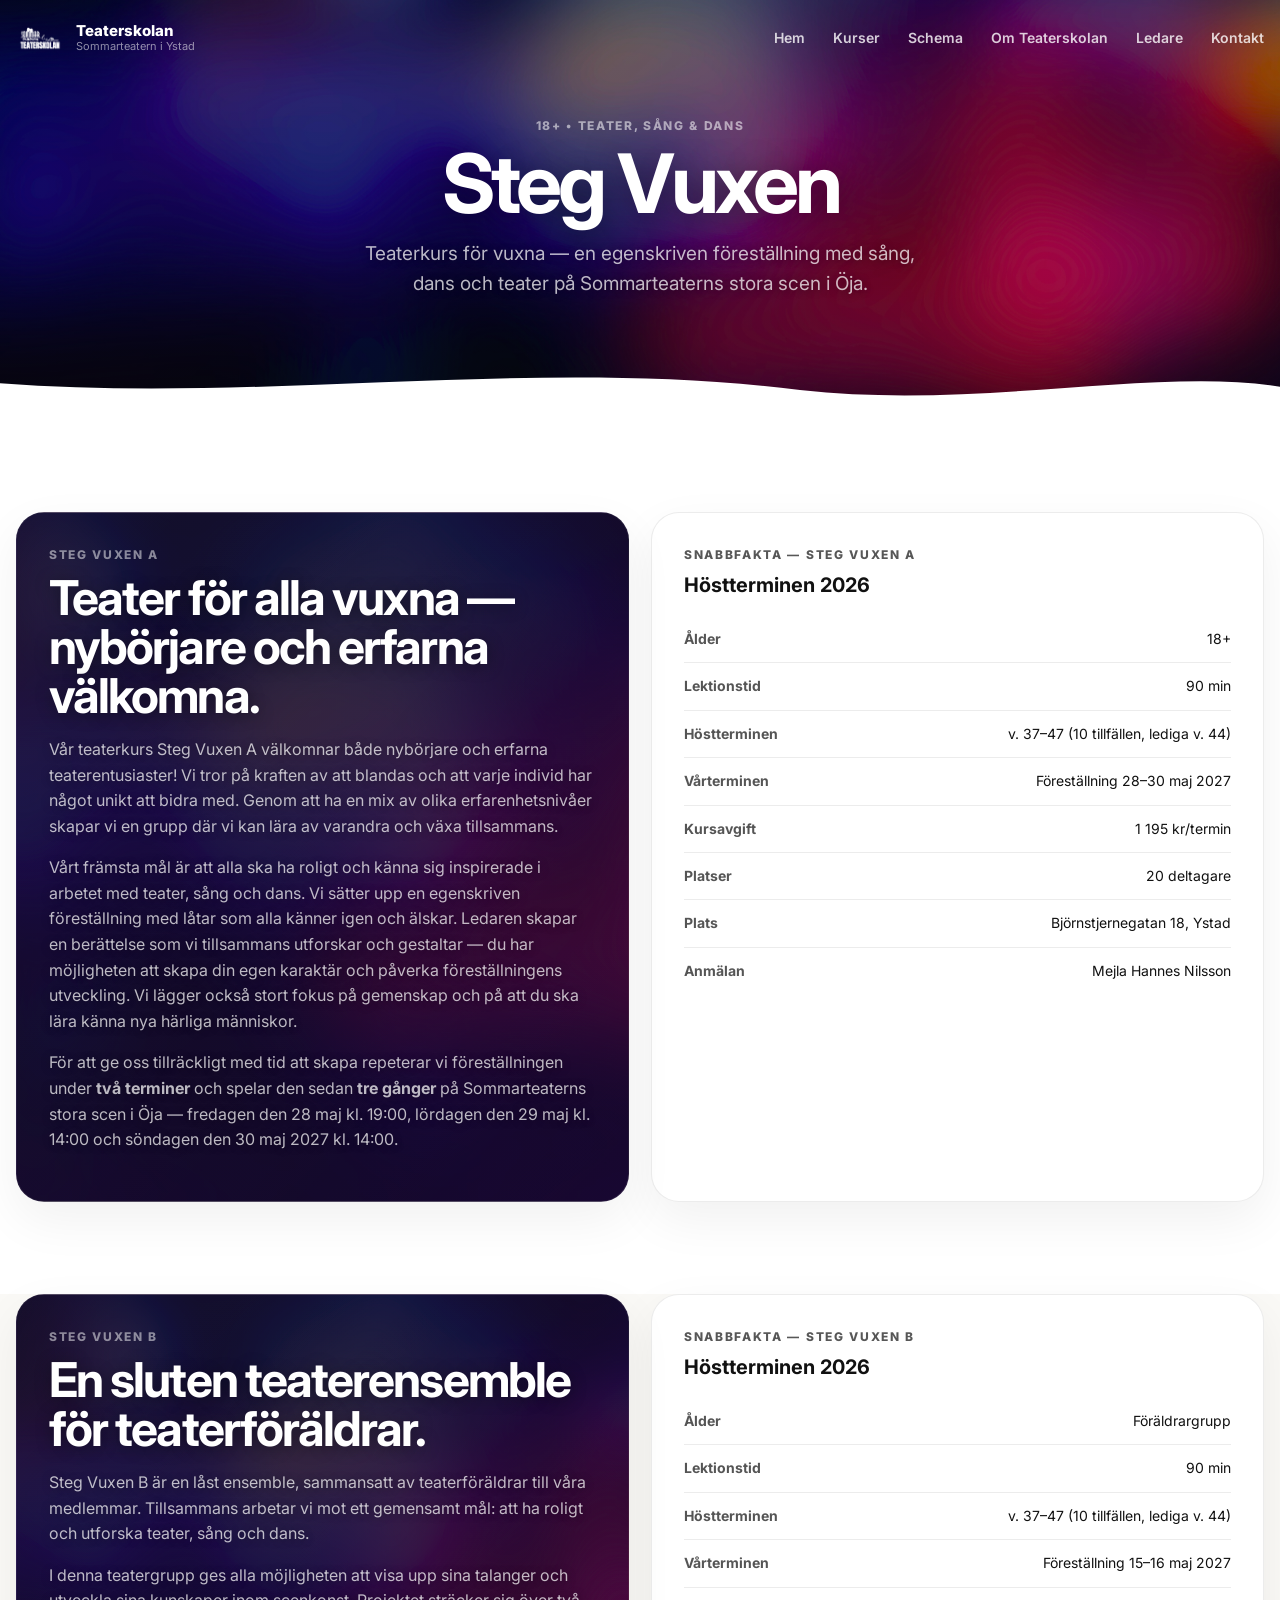
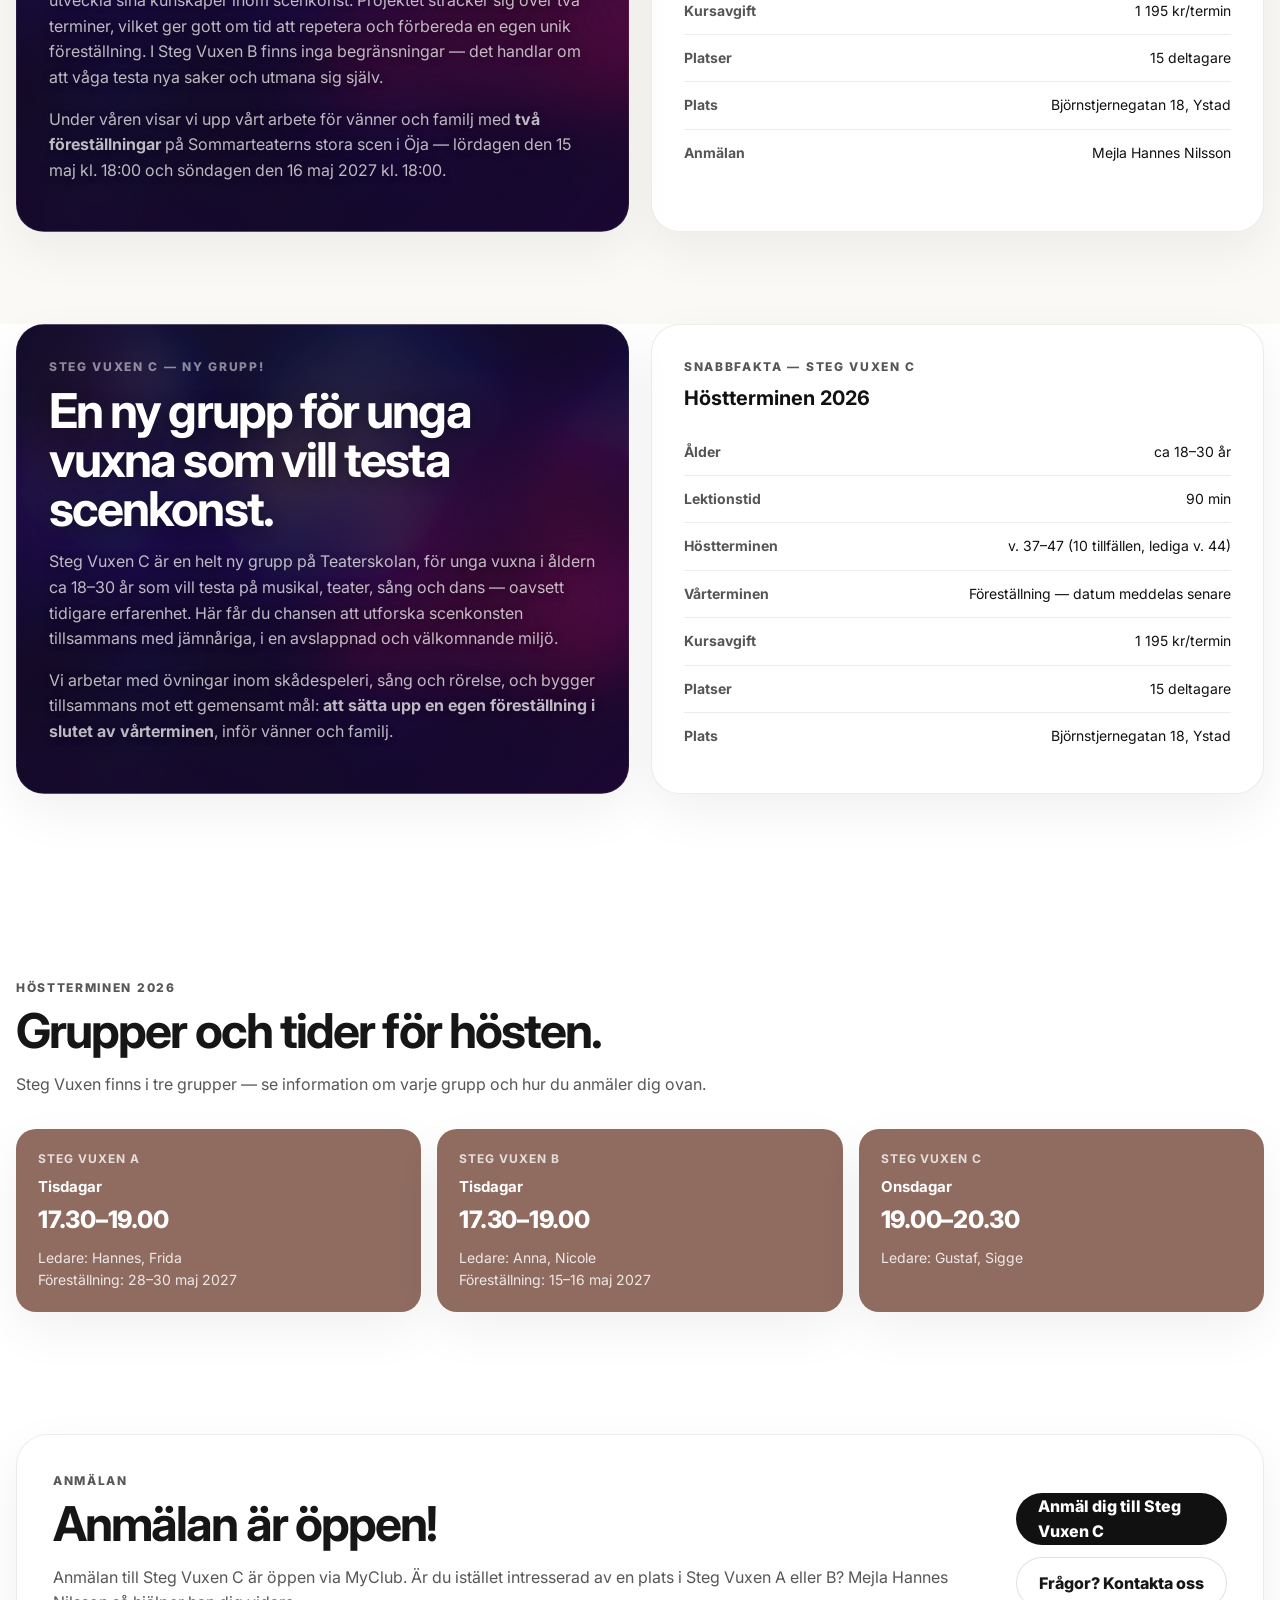
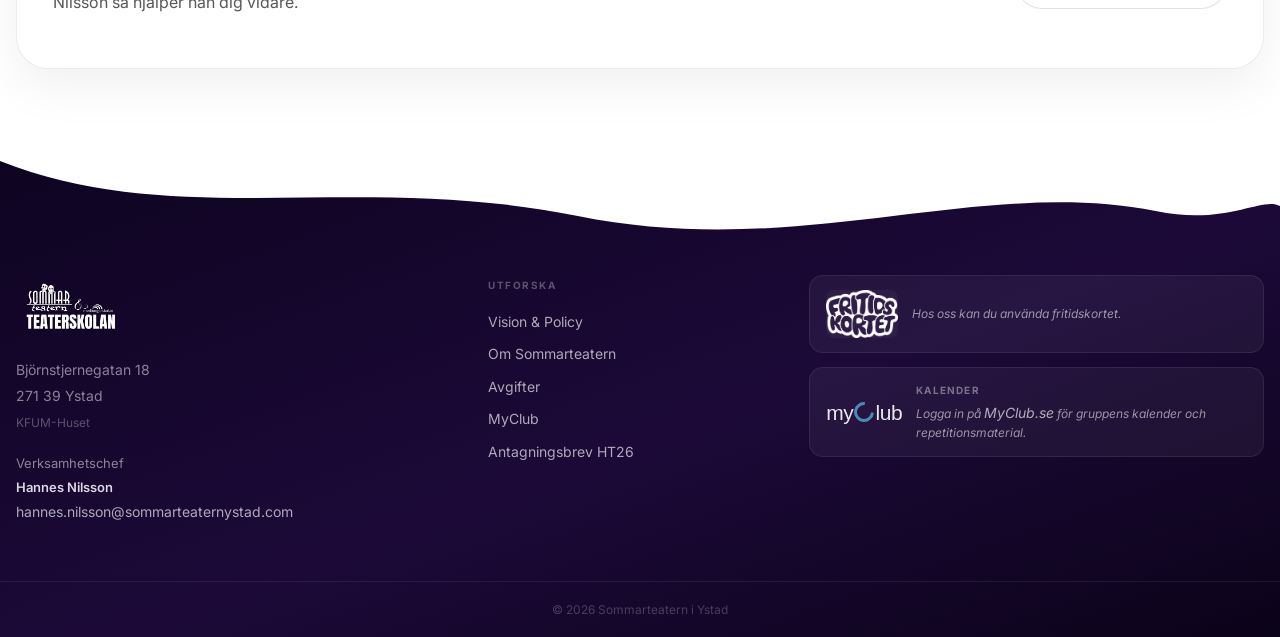
<file: kurser/steg-vuxen.html>
<!DOCTYPE html>
<html lang="sv">
<head>
  <meta charset="UTF-8" />
  <meta name="viewport" content="width=device-width, initial-scale=1.0" />
  <title>Steg Vuxen | Teaterskolan</title>
  <meta name="description" content="Teaterkurs för vuxna från 18 år. Steg Vuxen A är öppen för alla, Steg Vuxen B är en sluten föräldrargrupp — båda sätter upp egna föreställningar på Sommarteaterns scen i Öja." />
  <link rel="preconnect" href="https://fonts.googleapis.com">
  <link rel="preconnect" href="https://fonts.gstatic.com" crossorigin>
  <link href="https://fonts.googleapis.com/css2?family=Inter:wght@400;500;600;700;800;900&display=swap" rel="stylesheet">
  <link rel="stylesheet" href="../css/style.css" />
</head>
<body>

  <header class="site-header">
    <div class="container nav-wrap">
      <a class="brand" href="../index.html">
        <img src="../images/logo.png" alt="Teaterskolans logga" class="brand-logo" />
        <div>
          <div class="brand-title">Teaterskolan</div>
          <div class="brand-subtitle">Sommarteatern i Ystad</div>
        </div>
      </a>
      <nav class="site-nav">
        <a href="../index.html">Hem</a>
        <div class="nav-dropdown">
          <span class="dropdown-toggle">Kurser</span>
          <div class="dropdown-menu">
            <a href="teaterkidz.html">TeaterKidz</a>
            <a href="steg-1.html">Steg 1</a>
            <a href="steg-2.html">Steg 2</a>
            <a href="steg-3.html">Steg 3</a>
            <a href="steg-vuxen.html" class="dropdown-active">Steg Vuxen</a>
            <a href="musikal.html">Musikal</a>
            <a href="seniorteater.html">SeniorTeater</a>
            <a href="teaterplay.html">TeaterPlay</a>
          </div>
        </div>
        <a href="../index.html#kursschema">Schema</a>
        <a href="../index.html#om">Om Teaterskolan</a>
        <a href="../ledare.html">Ledare</a>
        <a href="../ledare.html#verksamhetschef">Kontakt</a>
      </nav>
    </div>
    <div class="kurs-hero-content container">
      <p class="eyebrow" style="color:rgba(255,255,255,0.55)">18+ • TEATER, SÅNG & DANS</p>
      <h1 style="color:#fff;text-shadow:0 4px 32px rgba(0,0,0,0.5)">Steg Vuxen</h1>
      <p style="color:rgba(255,255,255,0.72);font-size:19px;max-width:560px;margin:16px auto 0;text-shadow:0 1px 8px rgba(0,0,0,0.4)">Teaterkurs för vuxna — en egenskriven föreställning med sång, dans och teater på Sommarteaterns stora scen i Öja.</p>
    </div>
    <div class="header-wave">
      <svg viewBox="0 0 1440 60" preserveAspectRatio="none" xmlns="http://www.w3.org/2000/svg">
        <path d="M0,38 C300,50 600,22 900,42 C1100,54 1300,28 1440,40 L1440,60 L0,60 Z" fill="#ffffff"/>
      </svg>
    </div>
  </header>

  <main>

    <!-- Om Steg Vuxen A + Snabbfakta A -->
    <section class="section">
      <div class="container">
        <div class="intro-grid intro-grid-two">
          <div class="panel graphic-panel">
            <p class="section-kicker">Steg Vuxen A</p>
            <h2>Teater för alla vuxna — nybörjare och erfarna välkomna.</h2>
            <p>Vår teaterkurs Steg Vuxen A välkomnar både nybörjare och erfarna teaterentusiaster! Vi tror på kraften av att blandas och att varje individ har något unikt att bidra med. Genom att ha en mix av olika erfarenhetsnivåer skapar vi en grupp där vi kan lära av varandra och växa tillsammans.</p>
            <p>Vårt främsta mål är att alla ska ha roligt och känna sig inspirerade i arbetet med teater, sång och dans. Vi sätter upp en egenskriven föreställning med låtar som alla känner igen och älskar. Ledaren skapar en berättelse som vi tillsammans utforskar och gestaltar — du har möjligheten att skapa din egen karaktär och påverka föreställningens utveckling. Vi lägger också stort fokus på gemenskap och på att du ska lära känna nya härliga människor.</p>
            <p>För att ge oss tillräckligt med tid att skapa repeterar vi föreställningen under <strong>två terminer</strong> och spelar den sedan <strong>tre gånger</strong> på Sommarteaterns stora scen i Öja — fredagen den 28 maj kl. 19:00, lördagen den 29 maj kl. 14:00 och söndagen den 30 maj 2027 kl. 14:00.</p>
          </div>
          <div class="panel kurs-fakta-panel">
            <p class="section-kicker">Snabbfakta — Steg Vuxen A</p>
            <h3>Höstterminen 2026</h3>
            <ul class="kurs-fakta-list">
              <li>
                <span class="kurs-fakta-label">Ålder</span>
                <span class="kurs-fakta-value">18+</span>
              </li>
              <li>
                <span class="kurs-fakta-label">Lektionstid</span>
                <span class="kurs-fakta-value">90 min</span>
              </li>
              <li>
                <span class="kurs-fakta-label">Höstterminen</span>
                <span class="kurs-fakta-value">v. 37–47 (10 tillfällen, lediga v. 44)</span>
              </li>
              <li>
                <span class="kurs-fakta-label">Vårterminen</span>
                <span class="kurs-fakta-value">Föreställning 28–30 maj 2027</span>
              </li>
              <li>
                <span class="kurs-fakta-label">Kursavgift</span>
                <span class="kurs-fakta-value">1 195 kr/termin</span>
              </li>
              <li>
                <span class="kurs-fakta-label">Platser</span>
                <span class="kurs-fakta-value">20 deltagare</span>
              </li>
              <li>
                <span class="kurs-fakta-label">Plats</span>
                <span class="kurs-fakta-value">Björnstjernegatan 18, Ystad</span>
              </li>
              <li>
                <span class="kurs-fakta-label">Anmälan</span>
                <span class="kurs-fakta-value">Mejla <a href="mailto:hannes.nilsson@sommarteaternystad.com">Hannes Nilsson</a></span>
              </li>
            </ul>
          </div>
        </div>
      </div>
    </section>

    <!-- Om Steg Vuxen B + Snabbfakta B -->
    <section class="section dark-section" style="padding-top:0">
      <div class="container">
        <div class="intro-grid intro-grid-two">
          <div class="panel graphic-panel">
            <p class="section-kicker">Steg Vuxen B</p>
            <h2>En sluten teaterensemble för teaterföräldrar.</h2>
            <p>Steg Vuxen B är en låst ensemble, sammansatt av teaterföräldrar till våra medlemmar. Tillsammans arbetar vi mot ett gemensamt mål: att ha roligt och utforska teater, sång och dans.</p>
            <p>I denna teatergrupp ges alla möjligheten att visa upp sina talanger och utveckla sina kunskaper inom scenkonst. Projektet sträcker sig över två terminer, vilket ger gott om tid att repetera och förbereda en egen unik föreställning. I Steg Vuxen B finns inga begränsningar — det handlar om att våga testa nya saker och utmana sig själv.</p>
            <p>Under våren visar vi upp vårt arbete för vänner och familj med <strong>två föreställningar</strong> på Sommarteaterns stora scen i Öja — lördagen den 15 maj kl. 18:00 och söndagen den 16 maj 2027 kl. 18:00.</p>
          </div>
          <div class="panel kurs-fakta-panel">
            <p class="section-kicker">Snabbfakta — Steg Vuxen B</p>
            <h3>Höstterminen 2026</h3>
            <ul class="kurs-fakta-list">
              <li>
                <span class="kurs-fakta-label">Ålder</span>
                <span class="kurs-fakta-value">Föräldrargrupp</span>
              </li>
              <li>
                <span class="kurs-fakta-label">Lektionstid</span>
                <span class="kurs-fakta-value">90 min</span>
              </li>
              <li>
                <span class="kurs-fakta-label">Höstterminen</span>
                <span class="kurs-fakta-value">v. 37–47 (10 tillfällen, lediga v. 44)</span>
              </li>
              <li>
                <span class="kurs-fakta-label">Vårterminen</span>
                <span class="kurs-fakta-value">Föreställning 15–16 maj 2027</span>
              </li>
              <li>
                <span class="kurs-fakta-label">Kursavgift</span>
                <span class="kurs-fakta-value">1 195 kr/termin</span>
              </li>
              <li>
                <span class="kurs-fakta-label">Platser</span>
                <span class="kurs-fakta-value">15 deltagare</span>
              </li>
              <li>
                <span class="kurs-fakta-label">Plats</span>
                <span class="kurs-fakta-value">Björnstjernegatan 18, Ystad</span>
              </li>
              <li>
                <span class="kurs-fakta-label">Anmälan</span>
                <span class="kurs-fakta-value">Mejla <a href="mailto:hannes.nilsson@sommarteaternystad.com">Hannes Nilsson</a></span>
              </li>
            </ul>
          </div>
        </div>
      </div>
    </section>

    <!-- Om Steg Vuxen C + Snabbfakta C -->
    <section class="section" style="padding-top:0">
      <div class="container">
        <div class="intro-grid intro-grid-two">
          <div class="panel graphic-panel">
            <p class="section-kicker">Steg Vuxen C — Ny grupp!</p>
            <h2>En ny grupp för unga vuxna som vill testa scenkonst.</h2>
            <p>Steg Vuxen C är en helt ny grupp på Teaterskolan, för unga vuxna i åldern ca 18–30 år som vill testa på musikal, teater, sång och dans — oavsett tidigare erfarenhet. Här får du chansen att utforska scenkonsten tillsammans med jämnåriga, i en avslappnad och välkomnande miljö.</p>
            <p>Vi arbetar med övningar inom skådespeleri, sång och rörelse, och bygger tillsammans mot ett gemensamt mål: <strong>att sätta upp en egen föreställning i slutet av vårterminen</strong>, inför vänner och familj.</p>
          </div>
          <div class="panel kurs-fakta-panel">
            <p class="section-kicker">Snabbfakta — Steg Vuxen C</p>
            <h3>Höstterminen 2026</h3>
            <ul class="kurs-fakta-list">
              <li>
                <span class="kurs-fakta-label">Ålder</span>
                <span class="kurs-fakta-value">ca 18–30 år</span>
              </li>
              <li>
                <span class="kurs-fakta-label">Lektionstid</span>
                <span class="kurs-fakta-value">90 min</span>
              </li>
              <li>
                <span class="kurs-fakta-label">Höstterminen</span>
                <span class="kurs-fakta-value">v. 37–47 (10 tillfällen, lediga v. 44)</span>
              </li>
              <li>
                <span class="kurs-fakta-label">Vårterminen</span>
                <span class="kurs-fakta-value">Föreställning — datum meddelas senare</span>
              </li>
              <li>
                <span class="kurs-fakta-label">Kursavgift</span>
                <span class="kurs-fakta-value">1 195 kr/termin</span>
              </li>
              <li>
                <span class="kurs-fakta-label">Platser</span>
                <span class="kurs-fakta-value">15 deltagare</span>
              </li>
              <li>
                <span class="kurs-fakta-label">Plats</span>
                <span class="kurs-fakta-value">Björnstjernegatan 18, Ystad</span>
              </li>
            </ul>
          </div>
        </div>
      </div>
    </section>

    <!-- Grupper -->
    <section class="section" id="grupper">
      <div class="container">
        <div class="section-head">
          <p class="section-kicker">Höstterminen 2026</p>
          <h2>Grupper och tider för hösten.</h2>
          <p>Steg Vuxen finns i tre grupper — se information om varje grupp och hur du anmäler dig ovan.</p>
        </div>

        <div class="group-tiles">
          <div class="group-tile ks-vuxen">
            <span class="group-tile-label">Steg Vuxen A</span>
            <span class="group-tile-day">Tisdagar</span>
            <span class="group-tile-time">17.30–19.00</span>
            <span class="group-tile-leaders">Ledare: Hannes, Frida</span>
            <span class="group-tile-leaders">Föreställning: 28–30 maj 2027</span>
          </div>
          <div class="group-tile ks-vuxen">
            <span class="group-tile-label">Steg Vuxen B</span>
            <span class="group-tile-day">Tisdagar</span>
            <span class="group-tile-time">17.30–19.00</span>
            <span class="group-tile-leaders">Ledare: Anna, Nicole</span>
            <span class="group-tile-leaders">Föreställning: 15–16 maj 2027</span>
          </div>
          <div class="group-tile ks-vuxen">
            <span class="group-tile-label">Steg Vuxen C</span>
            <span class="group-tile-day">Onsdagar</span>
            <span class="group-tile-time">19.00–20.30</span>
            <span class="group-tile-leaders">Ledare: Gustaf, Sigge</span>
          </div>
        </div>
      </div>
    </section>

    <!-- Anmälan CTA -->
    <section class="section cta-section" id="anmalan">
      <div class="container cta-box">
        <div>
          <p class="section-kicker">Anmälan</p>
          <h2>Anmälan är öppen!</h2>
          <p>Anmälan till Steg Vuxen C är öppen via MyClub. Är du istället intresserad av en plats i Steg Vuxen A eller B? Mejla <a href="mailto:hannes.nilsson@sommarteaternystad.com">Hannes Nilsson</a> så hjälper han dig vidare.</p>
        </div>
        <div style="display:flex;flex-direction:column;gap:12px;align-items:flex-start">
          <a class="btn btn-primary" href="https://member.myclub.se/public/forms/17804/q50Pr1tmQQ/" target="_blank" rel="noopener">Anmäl dig till Steg Vuxen C</a>
          <a class="btn btn-secondary" href="../ledare.html#verksamhetschef">Frågor? Kontakta oss</a>
        </div>
      </div>
    </section>

  </main>

  <footer class="site-footer">
    <div class="footer-wave">
      <svg viewBox="0 0 1440 80" preserveAspectRatio="none" xmlns="http://www.w3.org/2000/svg">
        <path d="M0,0 C200,70 400,10 650,55 C900,100 1100,15 1300,50 C1380,65 1420,35 1440,45 L1440,0 Z" fill="#ffffff"/>
      </svg>
    </div>
    <div class="container footer-inner">
      <div class="footer-brand">
        <img src="../images/logo.png" alt="Teaterskolan Sommarteatern i Ystad" class="footer-logo">
        <address class="footer-address">
          Björnstjernegatan 18<br>
          271 39 Ystad<br>
          <span class="footer-address-note">KFUM-Huset</span>
        </address>
        <p class="footer-contact">
          Verksamhetschef<br>
          <strong>Hannes Nilsson</strong><br>
          <a href="mailto:hannes.nilsson@sommarteaternystad.com">hannes.nilsson@sommarteaternystad.com</a>
        </p>
      </div>
      <nav class="footer-nav">
        <h4 class="footer-nav-title">Utforska</h4>
        <a href="../vision-policy.html">Vision &amp; Policy</a>
        <a href="../om-sommarteatern.html">Om Sommarteatern</a>
        <a href="../avgifter.html">Avgifter</a>
        <a href="../myclub.html">MyClub</a>
        <a href="../antagningsbrev-ht26.html">Antagningsbrev HT26</a>
      </nav>
      <div class="footer-partners">
        <div class="footer-partner">
          <img src="../images/Fritidskortetlogo.png" alt="Fritidskortet" class="partner-logo">
          <p>Hos oss kan du använda fritidskortet.</p>
        </div>
        <div class="footer-partner">
          <span class="myclub-logo-text"><span>my</span><span class="myclub-arc"></span><span>lub</span></span>
          <div>
            <h5 class="partner-heading">Kalender</h5>
            <p>Logga in på <a href="../myclub.html">MyClub.se</a> för gruppens kalender och repetitionsmaterial.</p>
          </div>
        </div>
      </div>
    </div>
    <div class="footer-bottom">
      <div class="container">
        <p>© 2026 Sommarteatern i Ystad</p>
      </div>
    </div>
  </footer>

  <script src="../js/site.js"></script>
</body>
</html>
</file>
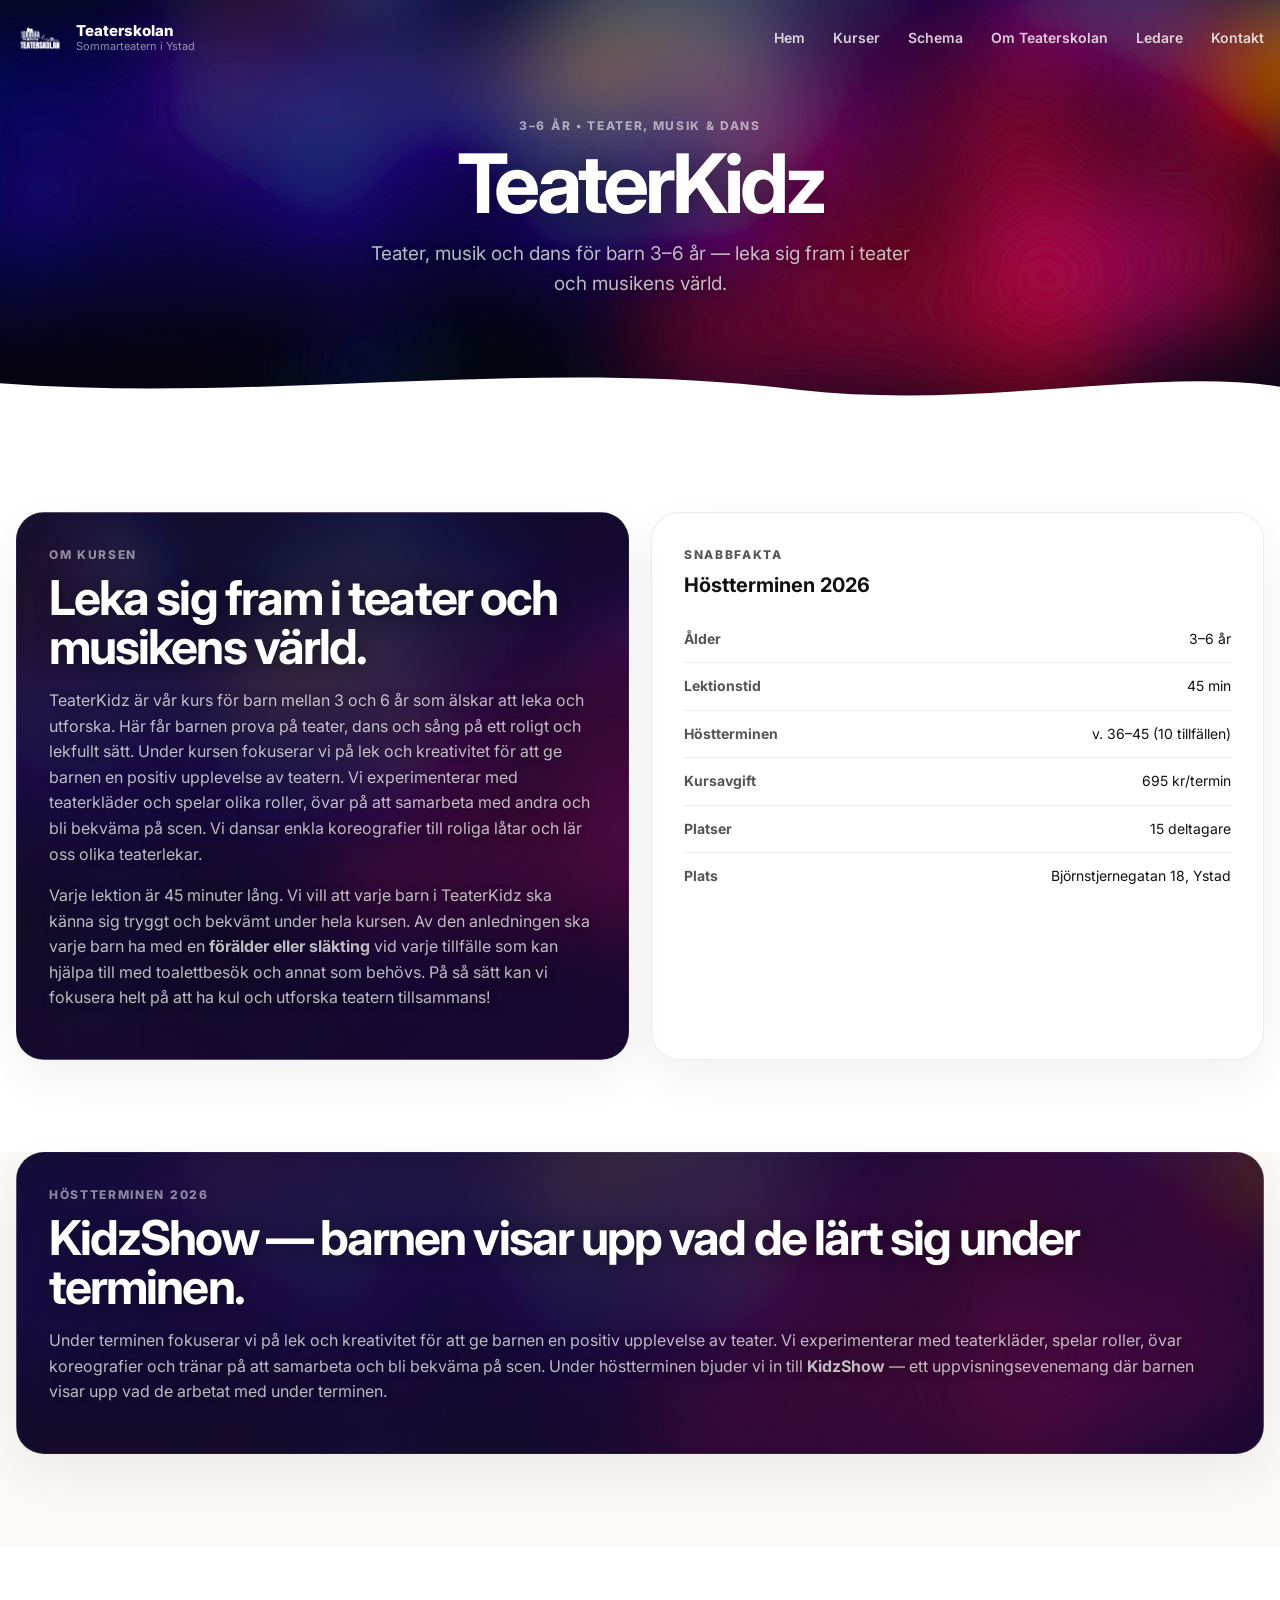
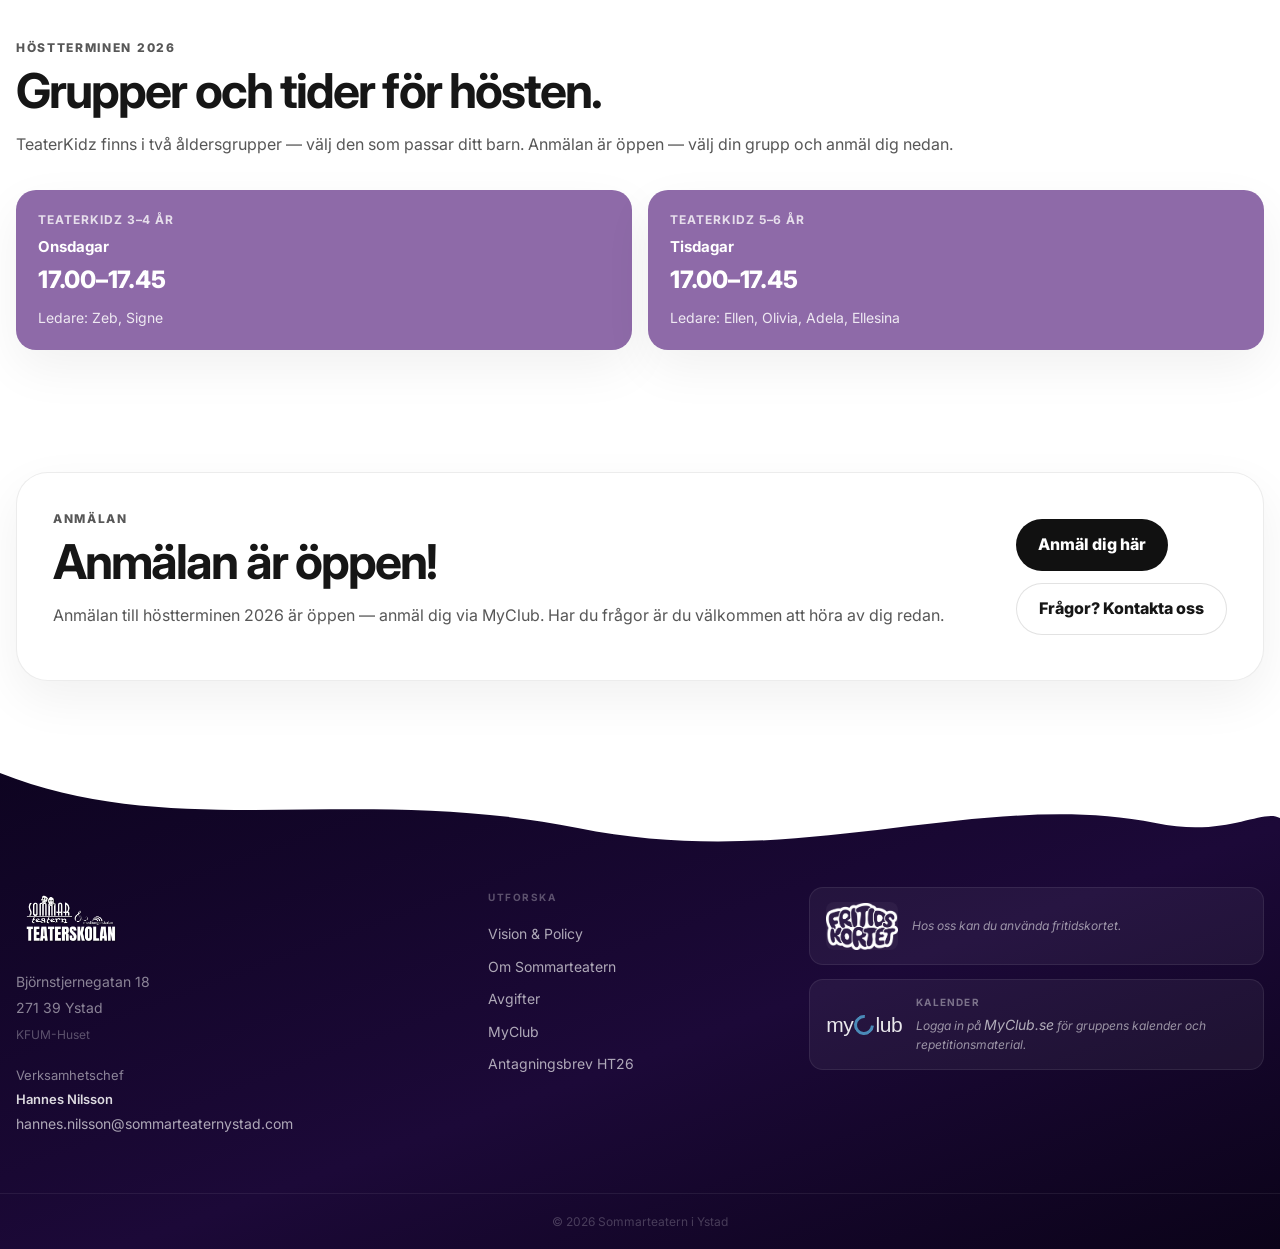
<file: kurser/teaterkidz.html>
<!DOCTYPE html>
<html lang="sv">
<head>
  <meta charset="UTF-8" />
  <meta name="viewport" content="width=device-width, initial-scale=1.0" />
  <title>TeaterKidz | Teaterskolan</title>
  <meta name="description" content="TeaterKidz är vår kurs för barn 3–6 år som älskar att leka och utforska teater, dans och sång på ett roligt och lekfullt sätt." />
  <link rel="preconnect" href="https://fonts.googleapis.com">
  <link rel="preconnect" href="https://fonts.gstatic.com" crossorigin>
  <link href="https://fonts.googleapis.com/css2?family=Inter:wght@400;500;600;700;800;900&display=swap" rel="stylesheet">
  <link rel="stylesheet" href="../css/style.css" />
</head>
<body>

  <header class="site-header">
    <div class="container nav-wrap">
      <a class="brand" href="../index.html">
        <img src="../images/logo.png" alt="Teaterskolans logga" class="brand-logo" />
        <div>
          <div class="brand-title">Teaterskolan</div>
          <div class="brand-subtitle">Sommarteatern i Ystad</div>
        </div>
      </a>
      <nav class="site-nav">
        <a href="../index.html">Hem</a>
        <div class="nav-dropdown">
          <span class="dropdown-toggle">Kurser</span>
          <div class="dropdown-menu">
            <a href="teaterkidz.html" class="dropdown-active">TeaterKidz</a>
            <a href="steg-1.html">Steg 1</a>
            <a href="steg-2.html">Steg 2</a>
            <a href="steg-3.html">Steg 3</a>
            <a href="steg-vuxen.html">Steg Vuxen</a>
            <a href="musikal.html">Musikal</a>
            <a href="seniorteater.html">SeniorTeater</a>
            <a href="teaterplay.html">TeaterPlay</a>
          </div>
        </div>
        <a href="../index.html#kursschema">Schema</a>
        <a href="../index.html#om">Om Teaterskolan</a>
        <a href="../ledare.html">Ledare</a>
        <a href="../ledare.html#verksamhetschef">Kontakt</a>
      </nav>
    </div>
    <div class="kurs-hero-content container">
      <p class="eyebrow" style="color:rgba(255,255,255,0.55)">3–6 ÅR • TEATER, MUSIK & DANS</p>
      <h1 style="color:#fff;text-shadow:0 4px 32px rgba(0,0,0,0.5)">TeaterKidz</h1>
      <p style="color:rgba(255,255,255,0.72);font-size:19px;max-width:560px;margin:16px auto 0;text-shadow:0 1px 8px rgba(0,0,0,0.4)">Teater, musik och dans för barn 3–6 år — leka sig fram i teater och musikens värld.</p>
    </div>
    <div class="header-wave">
      <svg viewBox="0 0 1440 60" preserveAspectRatio="none" xmlns="http://www.w3.org/2000/svg">
        <path d="M0,38 C300,50 600,22 900,42 C1100,54 1300,28 1440,40 L1440,60 L0,60 Z" fill="#ffffff"/>
      </svg>
    </div>
  </header>

  <main>

    <!-- Om kursen + Snabbfakta -->
    <section class="section">
      <div class="container">
        <div class="intro-grid intro-grid-two">
          <div class="panel graphic-panel">
            <p class="section-kicker">Om kursen</p>
            <h2>Leka sig fram i teater och musikens värld.</h2>
            <p>TeaterKidz är vår kurs för barn mellan 3 och 6 år som älskar att leka och utforska. Här får barnen prova på teater, dans och sång på ett roligt och lekfullt sätt. Under kursen fokuserar vi på lek och kreativitet för att ge barnen en positiv upplevelse av teatern. Vi experimenterar med teaterkläder och spelar olika roller, övar på att samarbeta med andra och bli bekväma på scen. Vi dansar enkla koreografier till roliga låtar och lär oss olika teaterlekar.</p>
            <p>Varje lektion är 45 minuter lång. Vi vill att varje barn i TeaterKidz ska känna sig tryggt och bekvämt under hela kursen. Av den anledningen ska varje barn ha med en <strong>förälder eller släkting</strong> vid varje tillfälle som kan hjälpa till med toalettbesök och annat som behövs. På så sätt kan vi fokusera helt på att ha kul och utforska teatern tillsammans!</p>
          </div>
          <div class="panel kurs-fakta-panel">
            <p class="section-kicker">Snabbfakta</p>
            <h3>Höstterminen 2026</h3>
            <ul class="kurs-fakta-list">
              <li>
                <span class="kurs-fakta-label">Ålder</span>
                <span class="kurs-fakta-value">3–6 år</span>
              </li>
              <li>
                <span class="kurs-fakta-label">Lektionstid</span>
                <span class="kurs-fakta-value">45 min</span>
              </li>
              <li>
                <span class="kurs-fakta-label">Höstterminen</span>
                <span class="kurs-fakta-value">v. 36–45 (10 tillfällen)</span>
              </li>
              <li>
                <span class="kurs-fakta-label">Kursavgift</span>
                <span class="kurs-fakta-value">695 kr/termin</span>
              </li>
              <li>
                <span class="kurs-fakta-label">Platser</span>
                <span class="kurs-fakta-value">15 deltagare</span>
              </li>
              <li>
                <span class="kurs-fakta-label">Plats</span>
                <span class="kurs-fakta-value">Björnstjernegatan 18, Ystad</span>
              </li>
            </ul>
          </div>
        </div>
      </div>
    </section>

    <!-- Mål -->
    <section class="section dark-section" style="padding-top:0">
      <div class="container">
        <div class="panel graphic-panel">
          <p class="section-kicker">Höstterminen 2026</p>
          <h2>KidzShow — barnen visar upp vad de lärt sig under terminen.</h2>
          <p>Under terminen fokuserar vi på lek och kreativitet för att ge barnen en positiv upplevelse av teater. Vi experimenterar med teaterkläder, spelar roller, övar koreografier och tränar på att samarbeta och bli bekväma på scen. Under höstterminen bjuder vi in till <strong>KidzShow</strong> — ett uppvisningsevenemang där barnen visar upp vad de arbetat med under terminen.</p>
        </div>
      </div>
    </section>

    <!-- Grupper -->
    <section class="section" id="grupper">
      <div class="container">
        <div class="section-head">
          <p class="section-kicker">Höstterminen 2026</p>
          <h2>Grupper och tider för hösten.</h2>
          <p>TeaterKidz finns i två åldersgrupper — välj den som passar ditt barn. Anmälan är öppen — välj din grupp och anmäl dig nedan.</p>
        </div>

        <div class="group-tiles">
          <div class="group-tile ks-kidz">
            <span class="group-tile-label">TeaterKidz 3–4 år</span>
            <span class="group-tile-day">Onsdagar</span>
            <span class="group-tile-time">17.00–17.45</span>
            <span class="group-tile-leaders">Ledare: Zeb, Signe</span>
          </div>
          <div class="group-tile ks-kidz">
            <span class="group-tile-label">TeaterKidz 5–6 år</span>
            <span class="group-tile-day">Tisdagar</span>
            <span class="group-tile-time">17.00–17.45</span>
            <span class="group-tile-leaders">Ledare: Ellen, Olivia, Adela, Ellesina</span>
          </div>
        </div>
      </div>
    </section>

    <!-- Anmälan CTA -->
    <section class="section cta-section" id="anmalan">
      <div class="container cta-box">
        <div>
          <p class="section-kicker">Anmälan</p>
          <h2>Anmälan är öppen!</h2>
          <p>Anmälan till höstterminen 2026 är öppen — anmäl dig via MyClub. Har du frågor är du välkommen att höra av dig redan.</p>
        </div>
        <div style="display:flex;flex-direction:column;gap:12px;align-items:flex-start">
          <a class="btn btn-primary" href="https://member.myclub.se/public/forms/17804/q50Pr1tmQQ/" target="_blank" rel="noopener">Anmäl dig här</a>
          <a class="btn btn-secondary" href="../ledare.html#verksamhetschef">Frågor? Kontakta oss</a>
        </div>
      </div>
    </section>

  </main>

  <footer class="site-footer">
    <div class="footer-wave">
      <svg viewBox="0 0 1440 80" preserveAspectRatio="none" xmlns="http://www.w3.org/2000/svg">
        <path d="M0,0 C200,70 400,10 650,55 C900,100 1100,15 1300,50 C1380,65 1420,35 1440,45 L1440,0 Z" fill="#ffffff"/>
      </svg>
    </div>
    <div class="container footer-inner">
      <div class="footer-brand">
        <img src="../images/logo.png" alt="Teaterskolan Sommarteatern i Ystad" class="footer-logo">
        <address class="footer-address">
          Björnstjernegatan 18<br>
          271 39 Ystad<br>
          <span class="footer-address-note">KFUM-Huset</span>
        </address>
        <p class="footer-contact">
          Verksamhetschef<br>
          <strong>Hannes Nilsson</strong><br>
          <a href="mailto:hannes.nilsson@sommarteaternystad.com">hannes.nilsson@sommarteaternystad.com</a>
        </p>
      </div>
      <nav class="footer-nav">
        <h4 class="footer-nav-title">Utforska</h4>
        <a href="../vision-policy.html">Vision &amp; Policy</a>
        <a href="../om-sommarteatern.html">Om Sommarteatern</a>
        <a href="../avgifter.html">Avgifter</a>
        <a href="../myclub.html">MyClub</a>
        <a href="../antagningsbrev-ht26.html">Antagningsbrev HT26</a>
      </nav>
      <div class="footer-partners">
        <div class="footer-partner">
          <img src="../images/Fritidskortetlogo.png" alt="Fritidskortet" class="partner-logo">
          <p>Hos oss kan du använda fritidskortet.</p>
        </div>
        <div class="footer-partner">
          <span class="myclub-logo-text"><span>my</span><span class="myclub-arc"></span><span>lub</span></span>
          <div>
            <h5 class="partner-heading">Kalender</h5>
            <p>Logga in på <a href="../myclub.html">MyClub.se</a> för gruppens kalender och repetitionsmaterial.</p>
          </div>
        </div>
      </div>
    </div>
    <div class="footer-bottom">
      <div class="container">
        <p>© 2026 Sommarteatern i Ystad</p>
      </div>
    </div>
  </footer>

  <script src="../js/site.js"></script>
</body>
</html>
</file>
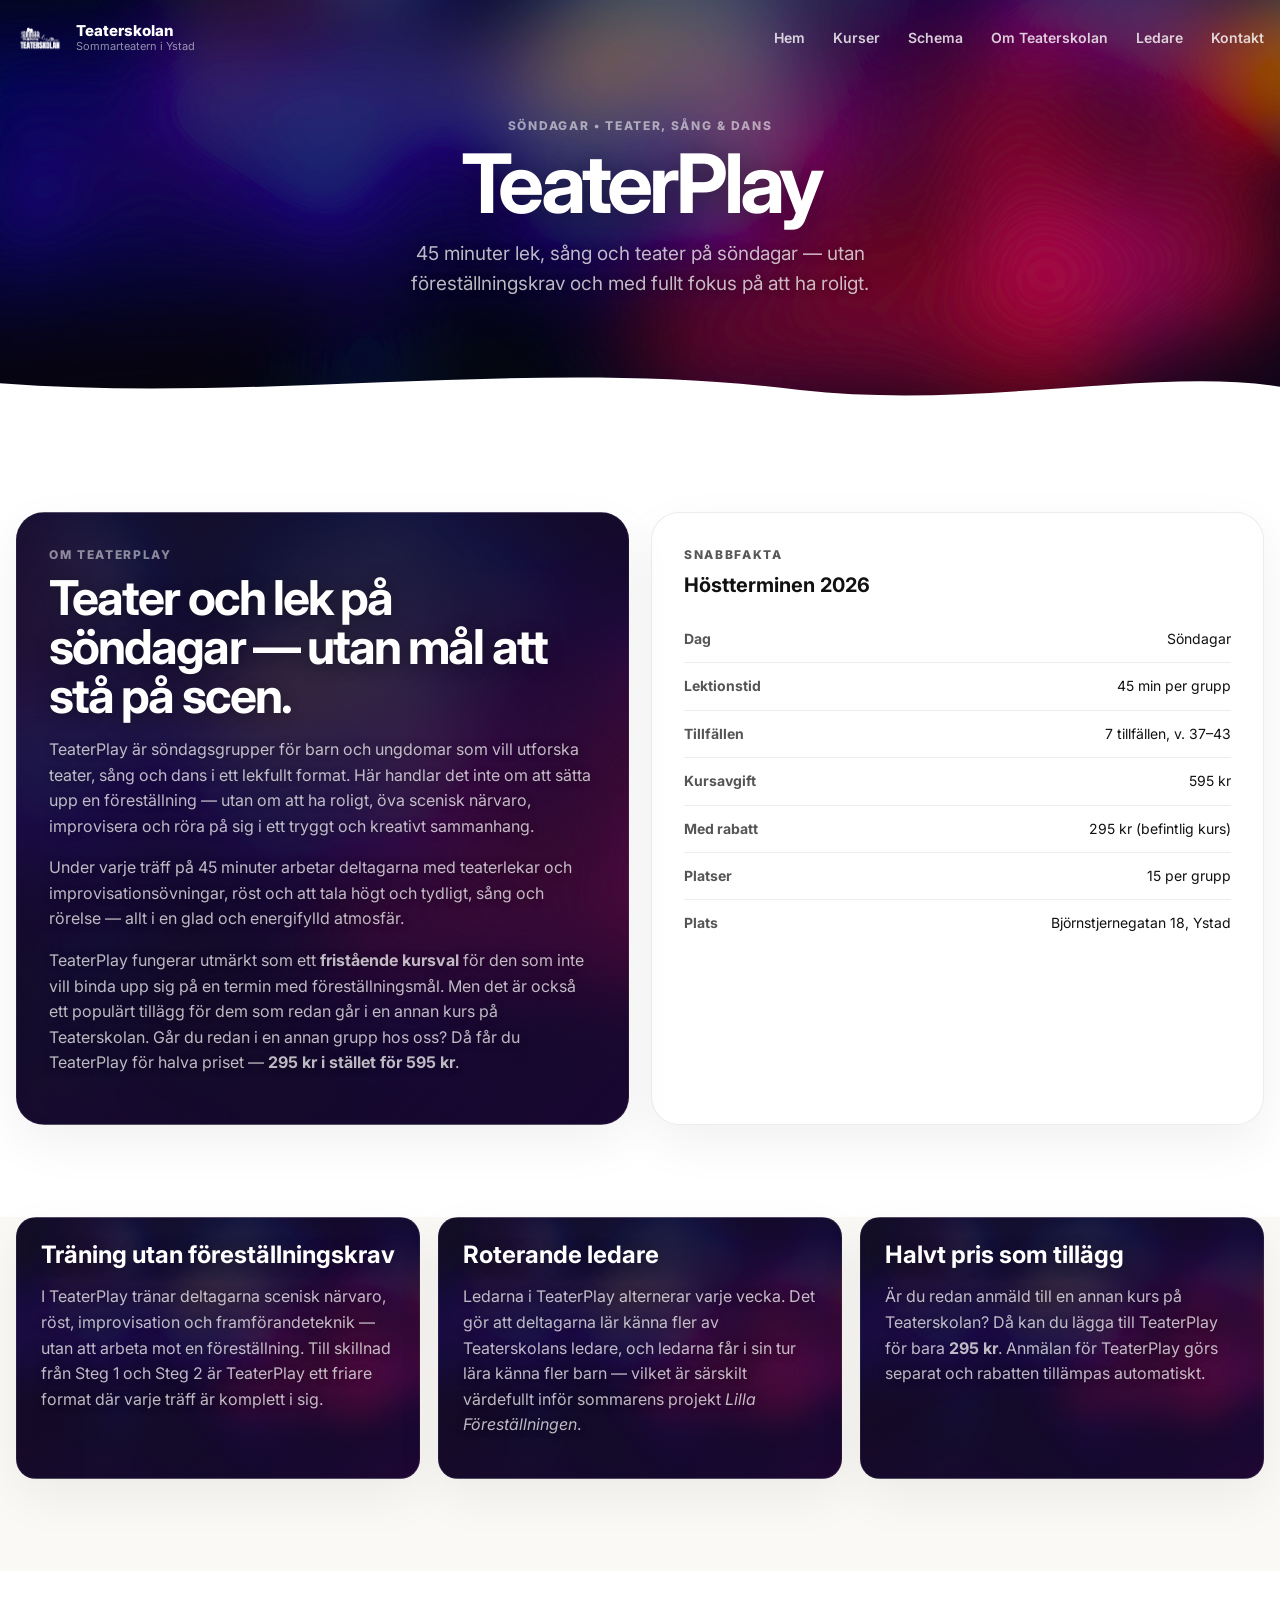
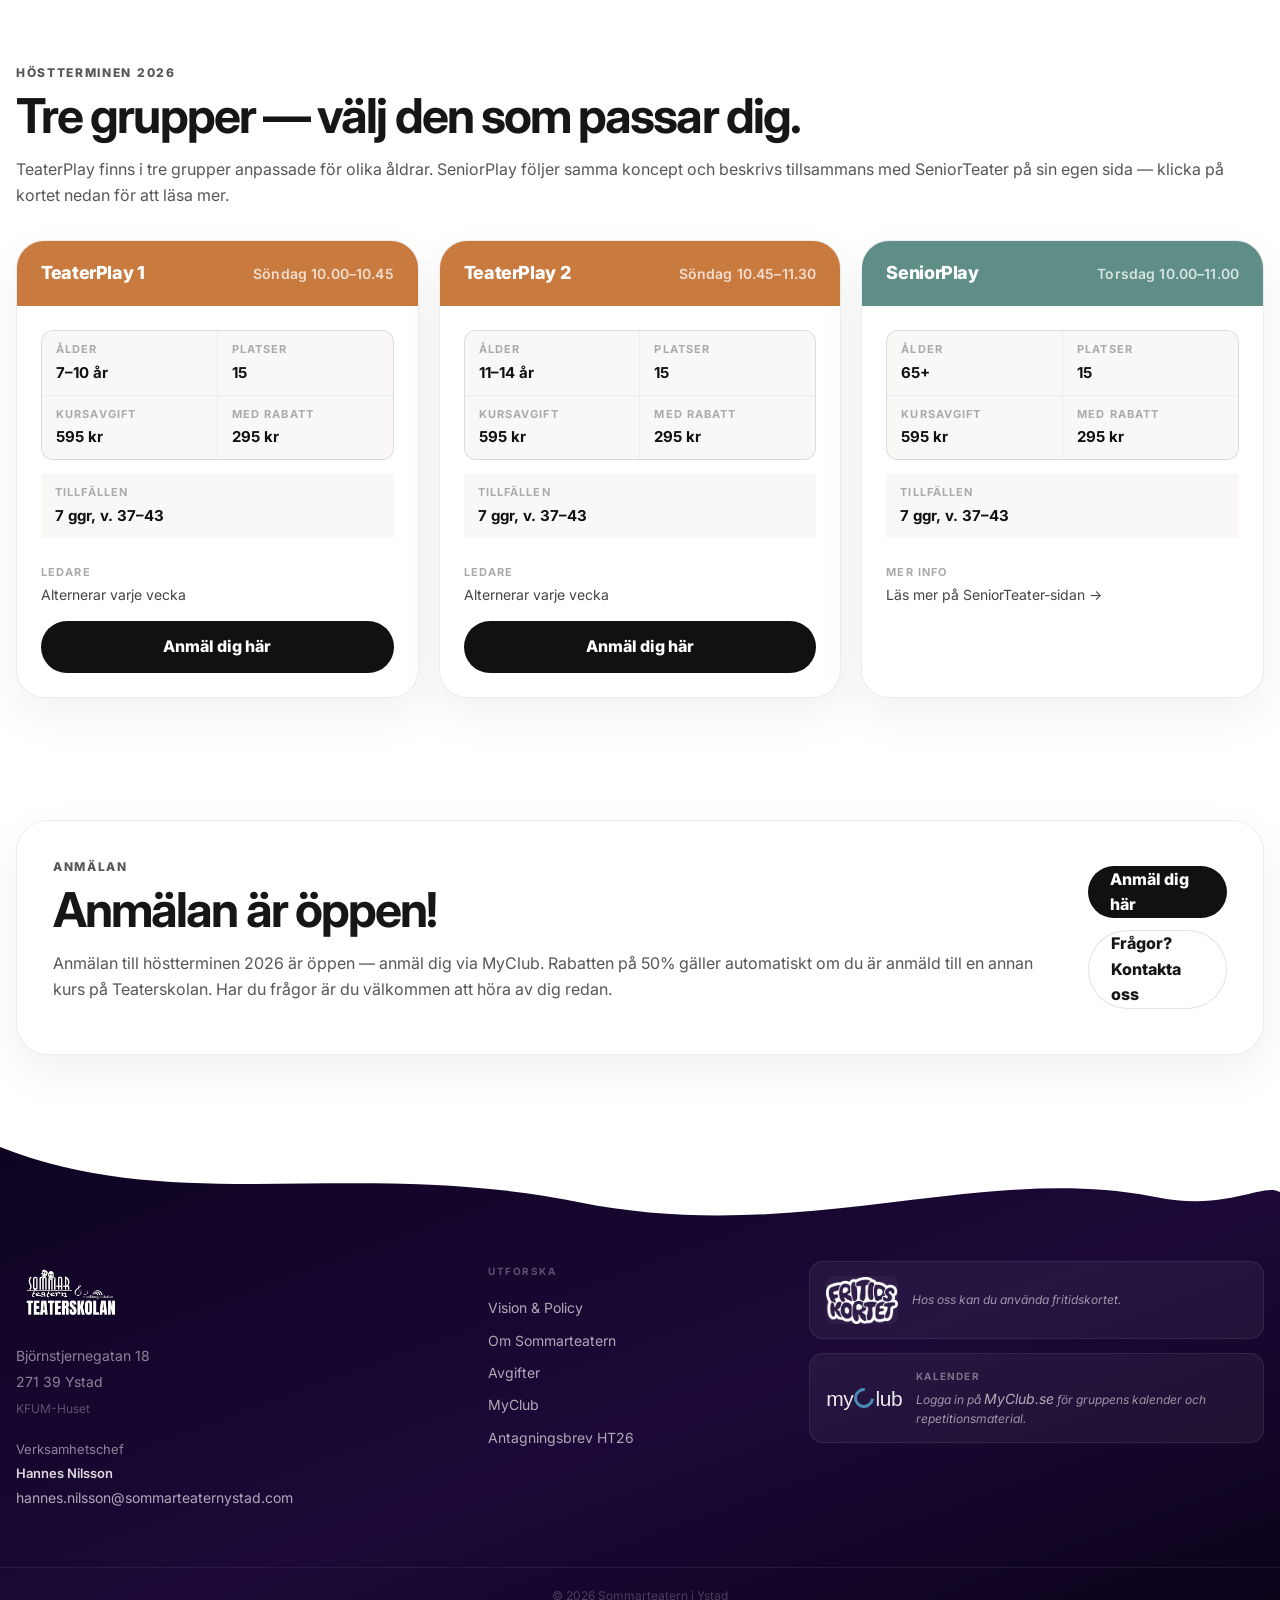
<file: kurser/teaterplay.html>
<!DOCTYPE html>
<html lang="sv">
<head>
  <meta charset="UTF-8" />
  <meta name="viewport" content="width=device-width, initial-scale=1.0" />
  <title>TeaterPlay | Teaterskolan</title>
  <meta name="description" content="TeaterPlay är söndagsgrupper för barn och ungdomar som vill utforska teater, sång och dans utan föreställningskrav. Välj TeaterPlay fristående eller som tillägg till din ordinarie kurs." />
  <link rel="preconnect" href="https://fonts.googleapis.com">
  <link rel="preconnect" href="https://fonts.gstatic.com" crossorigin>
  <link href="https://fonts.googleapis.com/css2?family=Inter:wght@400;500;600;700;800;900&display=swap" rel="stylesheet">
  <link rel="stylesheet" href="../css/style.css" />
</head>
<body>

  <header class="site-header">
    <div class="container nav-wrap">
      <a class="brand" href="../index.html">
        <img src="../images/logo.png" alt="Teaterskolans logga" class="brand-logo" />
        <div>
          <div class="brand-title">Teaterskolan</div>
          <div class="brand-subtitle">Sommarteatern i Ystad</div>
        </div>
      </a>
      <nav class="site-nav">
        <a href="../index.html">Hem</a>
        <div class="nav-dropdown">
          <span class="dropdown-toggle">Kurser</span>
          <div class="dropdown-menu">
            <a href="teaterkidz.html">TeaterKidz</a>
            <a href="steg-1.html">Steg 1</a>
            <a href="steg-2.html">Steg 2</a>
            <a href="steg-3.html">Steg 3</a>
            <a href="steg-vuxen.html">Steg Vuxen</a>
            <a href="musikal.html">Musikal</a>
            <a href="seniorteater.html">SeniorTeater</a>
            <a href="teaterplay.html" class="dropdown-active">TeaterPlay</a>
          </div>
        </div>
        <a href="../index.html#kursschema">Schema</a>
        <a href="../index.html#om">Om Teaterskolan</a>
        <a href="../ledare.html">Ledare</a>
        <a href="../ledare.html#verksamhetschef">Kontakt</a>
      </nav>
    </div>
    <div class="kurs-hero-content container">
      <p class="eyebrow" style="color:rgba(255,255,255,0.55)">SÖNDAGAR • TEATER, SÅNG & DANS</p>
      <h1 style="color:#fff;text-shadow:0 4px 32px rgba(0,0,0,0.5)">TeaterPlay</h1>
      <p style="color:rgba(255,255,255,0.72);font-size:19px;max-width:560px;margin:16px auto 0;text-shadow:0 1px 8px rgba(0,0,0,0.4)">45 minuter lek, sång och teater på söndagar — utan föreställningskrav och med fullt fokus på att ha roligt.</p>
    </div>
    <div class="header-wave">
      <svg viewBox="0 0 1440 60" preserveAspectRatio="none" xmlns="http://www.w3.org/2000/svg">
        <path d="M0,38 C300,50 600,22 900,42 C1100,54 1300,28 1440,40 L1440,60 L0,60 Z" fill="#ffffff"/>
      </svg>
    </div>
  </header>

  <main>

    <!-- Om kursen + Snabbfakta -->
    <section class="section">
      <div class="container">
        <div class="intro-grid intro-grid-two">
          <div class="panel graphic-panel">
            <p class="section-kicker">Om TeaterPlay</p>
            <h2>Teater och lek på söndagar — utan mål att stå på scen.</h2>
            <p>TeaterPlay är söndagsgrupper för barn och ungdomar som vill utforska teater, sång och dans i ett lekfullt format. Här handlar det inte om att sätta upp en föreställning — utan om att ha roligt, öva scenisk närvaro, improvisera och röra på sig i ett tryggt och kreativt sammanhang.</p>
            <p>Under varje träff på 45 minuter arbetar deltagarna med teaterlekar och improvisationsövningar, röst och att tala högt och tydligt, sång och rörelse — allt i en glad och energifylld atmosfär.</p>
            <p>TeaterPlay fungerar utmärkt som ett <strong>fristående kursval</strong> för den som inte vill binda upp sig på en termin med föreställningsmål. Men det är också ett populärt tillägg för dem som redan går i en annan kurs på Teaterskolan. Går du redan i en annan grupp hos oss? Då får du TeaterPlay för halva priset — <strong>295 kr i stället för 595 kr</strong>.</p>
          </div>
          <div class="panel kurs-fakta-panel">
            <p class="section-kicker">Snabbfakta</p>
            <h3>Höstterminen 2026</h3>
            <ul class="kurs-fakta-list">
              <li>
                <span class="kurs-fakta-label">Dag</span>
                <span class="kurs-fakta-value">Söndagar</span>
              </li>
              <li>
                <span class="kurs-fakta-label">Lektionstid</span>
                <span class="kurs-fakta-value">45 min per grupp</span>
              </li>
              <li>
                <span class="kurs-fakta-label">Tillfällen</span>
                <span class="kurs-fakta-value">7 tillfällen, v. 37–43</span>
              </li>
              <li>
                <span class="kurs-fakta-label">Kursavgift</span>
                <span class="kurs-fakta-value">595 kr</span>
              </li>
              <li>
                <span class="kurs-fakta-label">Med rabatt</span>
                <span class="kurs-fakta-value">295 kr (befintlig kurs)</span>
              </li>
              <li>
                <span class="kurs-fakta-label">Platser</span>
                <span class="kurs-fakta-value">15 per grupp</span>
              </li>
              <li>
                <span class="kurs-fakta-label">Plats</span>
                <span class="kurs-fakta-value">Björnstjernegatan 18, Ystad</span>
              </li>
            </ul>
          </div>
        </div>
      </div>
    </section>

    <!-- Skillnad mot ordinarie kurser + ledarrotation -->
    <section class="section dark-section" style="padding-top:0">
      <div class="container">
        <div class="course-grid info-grid">
          <div class="panel graphic-panel">
            <h3>Träning utan föreställningskrav</h3>
            <p>I TeaterPlay tränar deltagarna scenisk närvaro, röst, improvisation och framförandeteknik — utan att arbeta mot en föreställning. Till skillnad från Steg 1 och Steg 2 är TeaterPlay ett friare format där varje träff är komplett i sig.</p>
          </div>
          <div class="panel graphic-panel">
            <h3>Roterande ledare</h3>
            <p>Ledarna i TeaterPlay alternerar varje vecka. Det gör att deltagarna lär känna fler av Teaterskolans ledare, och ledarna får i sin tur lära känna fler barn — vilket är särskilt värdefullt inför sommarens projekt <em>Lilla Föreställningen</em>.</p>
          </div>
          <div class="panel graphic-panel">
            <h3>Halvt pris som tillägg</h3>
            <p>Är du redan anmäld till en annan kurs på Teaterskolan? Då kan du lägga till TeaterPlay för bara <strong>295 kr</strong>. Anmälan för TeaterPlay görs separat och rabatten tillämpas automatiskt.</p>
          </div>
        </div>
      </div>
    </section>

    <!-- Grupper -->
    <section class="section" id="grupper">
      <div class="container">
        <div class="section-head">
          <p class="section-kicker">Höstterminen 2026</p>
          <h2>Tre grupper — välj den som passar dig.</h2>
          <p>TeaterPlay finns i tre grupper anpassade för olika åldrar. SeniorPlay följer samma koncept och beskrivs tillsammans med SeniorTeater på sin egen sida — klicka på kortet nedan för att läsa mer.</p>
        </div>

        <div class="kurs-grid kurs-grid--three">

          <!-- TeaterPlay 1 -->
          <article class="kurs-card kurs-card--play">
            <div class="kurs-card-header">
              <span class="kurs-card-dag">TeaterPlay 1</span>
              <span class="kurs-card-tid">Söndag 10.00–10.45</span>
            </div>
            <div class="kurs-card-body">
              <div class="kurs-card-info-grid">
                <div class="kurs-card-info-item">
                  <span class="kurs-card-label">Ålder</span>
                  <span class="kurs-card-value">7–10 år</span>
                </div>
                <div class="kurs-card-info-item">
                  <span class="kurs-card-label">Platser</span>
                  <span class="kurs-card-value">15</span>
                </div>
                <div class="kurs-card-info-item">
                  <span class="kurs-card-label">Kursavgift</span>
                  <span class="kurs-card-value">595 kr</span>
                </div>
                <div class="kurs-card-info-item">
                  <span class="kurs-card-label">Med rabatt</span>
                  <span class="kurs-card-value">295 kr</span>
                </div>
              </div>
              <div class="kurs-card-info-item" style="margin-bottom:12px">
                <span class="kurs-card-label">Tillfällen</span>
                <span class="kurs-card-value">7 ggr, v. 37–43</span>
              </div>
              <div class="kurs-card-ledare">
                <span class="kurs-card-label">Ledare</span>
                <span>Alternerar varje vecka</span>
              </div>
              <a class="btn btn-primary kurs-card-btn" href="https://member.myclub.se/public/forms/17804/q50Pr1tmQQ/" target="_blank" rel="noopener">Anmäl dig här</a>
            </div>
          </article>

          <!-- TeaterPlay 2 -->
          <article class="kurs-card kurs-card--play">
            <div class="kurs-card-header">
              <span class="kurs-card-dag">TeaterPlay 2</span>
              <span class="kurs-card-tid">Söndag 10.45–11.30</span>
            </div>
            <div class="kurs-card-body">
              <div class="kurs-card-info-grid">
                <div class="kurs-card-info-item">
                  <span class="kurs-card-label">Ålder</span>
                  <span class="kurs-card-value">11–14 år</span>
                </div>
                <div class="kurs-card-info-item">
                  <span class="kurs-card-label">Platser</span>
                  <span class="kurs-card-value">15</span>
                </div>
                <div class="kurs-card-info-item">
                  <span class="kurs-card-label">Kursavgift</span>
                  <span class="kurs-card-value">595 kr</span>
                </div>
                <div class="kurs-card-info-item">
                  <span class="kurs-card-label">Med rabatt</span>
                  <span class="kurs-card-value">295 kr</span>
                </div>
              </div>
              <div class="kurs-card-info-item" style="margin-bottom:12px">
                <span class="kurs-card-label">Tillfällen</span>
                <span class="kurs-card-value">7 ggr, v. 37–43</span>
              </div>
              <div class="kurs-card-ledare">
                <span class="kurs-card-label">Ledare</span>
                <span>Alternerar varje vecka</span>
              </div>
              <a class="btn btn-primary kurs-card-btn" href="https://member.myclub.se/public/forms/17804/q50Pr1tmQQ/" target="_blank" rel="noopener">Anmäl dig här</a>
            </div>
          </article>

          <!-- SeniorPlay — länk till seniorteater.html -->
          <a class="kurs-card kurs-card--senior" href="seniorteater.html" style="display:flex;flex-direction:column;text-decoration:none;color:inherit">
            <div class="kurs-card-header">
              <span class="kurs-card-dag">SeniorPlay</span>
              <span class="kurs-card-tid">Torsdag 10.00–11.00</span>
            </div>
            <div class="kurs-card-body">
              <div class="kurs-card-info-grid">
                <div class="kurs-card-info-item">
                  <span class="kurs-card-label">Ålder</span>
                  <span class="kurs-card-value">65+</span>
                </div>
                <div class="kurs-card-info-item">
                  <span class="kurs-card-label">Platser</span>
                  <span class="kurs-card-value">15</span>
                </div>
                <div class="kurs-card-info-item">
                  <span class="kurs-card-label">Kursavgift</span>
                  <span class="kurs-card-value">595 kr</span>
                </div>
                <div class="kurs-card-info-item">
                  <span class="kurs-card-label">Med rabatt</span>
                  <span class="kurs-card-value">295 kr</span>
                </div>
              </div>
              <div class="kurs-card-info-item" style="margin-bottom:12px">
                <span class="kurs-card-label">Tillfällen</span>
                <span class="kurs-card-value">7 ggr, v. 37–43</span>
              </div>
              <div class="kurs-card-ledare">
                <span class="kurs-card-label">Mer info</span>
                <span>Läs mer på SeniorTeater-sidan →</span>
              </div>
            </div>
          </a>

        </div>
      </div>
    </section>

    <!-- Anmälan CTA -->
    <section class="section cta-section" id="anmalan">
      <div class="container cta-box">
        <div>
          <p class="section-kicker">Anmälan</p>
          <h2>Anmälan är öppen!</h2>
          <p>Anmälan till höstterminen 2026 är öppen — anmäl dig via MyClub. Rabatten på 50% gäller automatiskt om du är anmäld till en annan kurs på Teaterskolan. Har du frågor är du välkommen att höra av dig redan.</p>
        </div>
        <div style="display:flex;flex-direction:column;gap:12px;align-items:flex-start">
          <a class="btn btn-primary" href="https://member.myclub.se/public/forms/17804/q50Pr1tmQQ/" target="_blank" rel="noopener">Anmäl dig här</a>
          <a class="btn btn-secondary" href="../ledare.html#verksamhetschef">Frågor? Kontakta oss</a>
        </div>
      </div>
    </section>

  </main>

  <footer class="site-footer">
    <div class="footer-wave">
      <svg viewBox="0 0 1440 80" preserveAspectRatio="none" xmlns="http://www.w3.org/2000/svg">
        <path d="M0,0 C200,70 400,10 650,55 C900,100 1100,15 1300,50 C1380,65 1420,35 1440,45 L1440,0 Z" fill="#ffffff"/>
      </svg>
    </div>
    <div class="container footer-inner">
      <div class="footer-brand">
        <img src="../images/logo.png" alt="Teaterskolan Sommarteatern i Ystad" class="footer-logo">
        <address class="footer-address">
          Björnstjernegatan 18<br>
          271 39 Ystad<br>
          <span class="footer-address-note">KFUM-Huset</span>
        </address>
        <p class="footer-contact">
          Verksamhetschef<br>
          <strong>Hannes Nilsson</strong><br>
          <a href="mailto:hannes.nilsson@sommarteaternystad.com">hannes.nilsson@sommarteaternystad.com</a>
        </p>
      </div>
      <nav class="footer-nav">
        <h4 class="footer-nav-title">Utforska</h4>
        <a href="../vision-policy.html">Vision &amp; Policy</a>
        <a href="../om-sommarteatern.html">Om Sommarteatern</a>
        <a href="../avgifter.html">Avgifter</a>
        <a href="../myclub.html">MyClub</a>
        <a href="../antagningsbrev-ht26.html">Antagningsbrev HT26</a>
      </nav>
      <div class="footer-partners">
        <div class="footer-partner">
          <img src="../images/Fritidskortetlogo.png" alt="Fritidskortet" class="partner-logo">
          <p>Hos oss kan du använda fritidskortet.</p>
        </div>
        <div class="footer-partner">
          <span class="myclub-logo-text"><span>my</span><span class="myclub-arc"></span><span>lub</span></span>
          <div>
            <h5 class="partner-heading">Kalender</h5>
            <p>Logga in på <a href="../myclub.html">MyClub.se</a> för gruppens kalender och repetitionsmaterial.</p>
          </div>
        </div>
      </div>
    </div>
    <div class="footer-bottom">
      <div class="container">
        <p>© 2026 Sommarteatern i Ystad</p>
      </div>
    </div>
  </footer>

  <script src="../js/site.js"></script>
</body>
</html>
</file>
<file: css/style.css>
:root {
  --bg: #ffffff;
  --bg-soft: #f7f7f5;
  --panel: #ffffff;
  --panel-soft: #fbfbf9;
  --line: rgba(20, 20, 20, 0.08);
  --text: #161616;
  --muted: rgba(22, 22, 22, 0.72);
  --muted-2: rgba(22, 22, 22, 0.5);

  --kidz: #8e6aa8;
  --steg-1: #b86a5c;
  --steg-2: #b88442;
  --steg-3: #7f8f57;
  --musikal: #5f7ea8;
  --senior: #5f8e86;
  --vuxen: #8f6b60;
  --play: #c97a3e;

  --max: 1280px;
  --radius-lg: 28px;
  --radius-md: 20px;
  --radius-sm: 14px;
  --shadow: 0 18px 50px rgba(0, 0, 0, 0.06);
}

* {
  box-sizing: border-box;
}

html {
  scroll-behavior: smooth;
}

body {
  margin: 0;
  font-family: 'Inter', sans-serif;
  background: var(--bg);
  color: var(--text);
  line-height: 1.6;
}

a {
  color: inherit;
  text-decoration: none;
}

img {
  display: block;
  max-width: 100%;
}

.container {
  width: min(calc(100% - 32px), var(--max));
  margin: 0 auto;
}

/* HEADER */

/* Inner page nav */
.nav-wrap {
  display: flex;
  align-items: center;
  justify-content: space-between;
  padding: 14px 0;
  position: relative;
  z-index: 20;
}

.brand {
  display: flex;
  align-items: center;
  gap: 12px;
  text-decoration: none;
  color: #fff;
}

.brand-logo {
  width: 48px;
  height: 48px;
  object-fit: contain;
  filter: brightness(0) invert(1);
}

.brand-title {
  font-size: 15px;
  font-weight: 800;
  color: #fff;
  line-height: 1.2;
}

.brand-subtitle {
  font-size: 11px;
  color: rgba(255,255,255,0.55);
  line-height: 1.2;
}

.site-nav {
  display: flex;
  gap: 28px;
}

.site-nav a {
  color: rgba(255,255,255,0.8);
  text-decoration: none;
  font-size: 14px;
  font-weight: 600;
  transition: color 0.2s;
}

.site-nav a:hover {
  color: #fff;
}

.site-header {
  position: relative;
  background:
    linear-gradient(rgba(10,10,10,0.28), rgba(10,10,10,0.42)),
    url('../images/hero-bg.png') center/cover no-repeat;
  overflow: visible;
}

.site-header:not(.site-header-home) {
  padding-bottom: 100px;
}

.kurs-hero-content {
  position: relative;
  z-index: 10;
  text-align: center;
  padding: 40px 0 20px;
}

.header-wave {
  display: block;
  width: 100%;
  line-height: 0;
  position: absolute;
  bottom: 0;
  left: 0;
  right: 0;
  z-index: 1;
  pointer-events: none;
}

.header-wave svg {
  display: block;
  width: 100%;
  height: 100px;
}

.site-header-home {
  min-height: 470px;
}

.site-header-home::after {
  content: "";
  position: absolute;
  left: -3%;
  right: -3%;
  bottom: -72px;
  height: 142px;
  background: #ffffff;
  border-top-left-radius: 64% 100%;
  border-top-right-radius: 36% 100%;
  transform: rotate(-1.1deg);
  z-index: 0;
}

.header-home-inner {
  position: relative;
  z-index: 2;
  padding: 18px 0 120px;
  display: flex;
  flex-direction: column;
  align-items: center;
  justify-content: center;
}

.hero-brand {
  display: flex;
  justify-content: center;
  align-items: center;
  margin-bottom: 20px;
}

.hero-brand-logo {
  width: min(1040px, 92vw);
  max-height: 460px;
  object-fit: contain;
  filter: drop-shadow(0 18px 40px rgba(0,0,0,0.18));
}

.hero-menu {
  display: flex;
  flex-wrap: wrap;
  justify-content: center;
  gap: 12px;
}

.hero-menu-item {
  display: inline-flex;
  align-items: center;
  justify-content: center;
  min-height: 52px;
  padding: 0 22px;
  border-radius: 999px;
  background: rgba(255,255,255,0.10);
  border: 1px solid rgba(255,255,255,0.16);
  color: #ffffff;
  font-weight: 800;
  backdrop-filter: blur(10px);
  transition: 0.2s ease;
  position: relative;
  z-index: 1;
}

.nav-dropdown.hero-menu-item:hover {
  z-index: 20;
}

.hero-menu-item:hover {
  background: rgba(255,255,255,0.18);
}

/* HERO */

.hero {
  position: relative;
  min-height: 58vh;
  display: flex;
  align-items: center;
  overflow: hidden;
  background:
    linear-gradient(120deg, rgba(255,255,255,0.90), rgba(255,255,255,0.96)),
    url('../images/hero-bg.png') center/cover no-repeat;
}

.hero-overlay {
  position: absolute;
  inset: 0;
  background:
    linear-gradient(90deg, rgba(255,255,255,0.92), rgba(255,255,255,0.72));
}

/* Inner page hero — clean white */
.hero-course {
  background: #ffffff;
  min-height: auto;
  border-bottom: 1px solid var(--line);
}

.hero-course .hero-overlay {
  background: none;
}

.hero-course .hero-content {
  padding: 56px 0 52px;
}

.hero-course .hero-content h1 {
  color: #111;
  text-shadow: none;
}

.hero-course .hero-content p {
  color: #555;
}

.hero-course .eyebrow {
  color: #999;
}

.hero-content {
  position: relative;
  z-index: 1;
  padding: 72px 0 72px;
  max-width: 860px;
}

.eyebrow,
.section-kicker {
  margin: 0 0 10px;
  text-transform: uppercase;
  letter-spacing: 0.14em;
  font-size: 12px;
  font-weight: 800;
  color: #7c7c7c;
}

h1 {
  margin: 0;
  font-size: clamp(42px, 7vw, 82px);
  line-height: 0.95;
  letter-spacing: -0.05em;
}

h2 {
  margin: 0 0 12px;
  font-size: clamp(30px, 4vw, 48px);
  line-height: 1.02;
  letter-spacing: -0.04em;
}

h3 {
  margin: 0 0 10px;
  font-size: 24px;
  line-height: 1.1;
}

.hero-text,
.section-head p,
.panel p,
.faq-list p,
.cta-box p {
  color: var(--muted);
}

.hero-text {
  max-width: 760px;
  font-size: 19px;
  margin-top: 20px;
}

.hero-actions {
  display: flex;
  gap: 14px;
  flex-wrap: wrap;
  margin-top: 28px;
}

.hero-kurs-chips {
  display: flex;
  flex-wrap: wrap;
  gap: 8px;
  margin-top: 14px;
}

.hero-chip {
  display: inline-block;
  font-size: 13px;
  font-weight: 600;
  color: #fff;
  border-radius: 10px;
  padding: 7px 16px;
  text-decoration: none;
  transition: opacity 0.15s, transform 0.15s;
}

.hero-chip:hover {
  opacity: 0.85;
  transform: translateY(-2px);
}

.hero-chip--kidz    { background: var(--kidz); }
.hero-chip--steg1   { background: var(--steg-1); }
.hero-chip--steg2   { background: var(--steg-2); }
.hero-chip--steg3   { background: var(--steg-3); }
.hero-chip--vuxen   { background: var(--vuxen); }
.hero-chip--musikal { background: var(--musikal); }
.hero-chip--senior  { background: var(--senior); }
.hero-chip--play    { background: var(--play); }

/* BUTTONS */

.btn {
  display: inline-flex;
  align-items: center;
  justify-content: center;
  min-height: 52px;
  padding: 0 22px;
  border-radius: 999px;
  font-weight: 800;
  transition: 0.2s ease;
}

.btn-primary {
  background: #111111;
  color: #ffffff;
}

.btn-primary:hover {
  transform: translateY(-1px);
}

.btn-secondary {
  border: 1px solid rgba(20,20,20,0.12);
  color: var(--text);
  background: #ffffff;
}

/* LAYOUT */

.section {
  padding: 92px 0;
}

.section-head {
  margin-bottom: 28px;
}

.section-head.center {
  text-align: center;
}

.intro-grid,
.two-col {
  display: grid;
  gap: 22px;
}

.intro-grid-two {
  grid-template-columns: 1fr 1fr;
}

.two-col {
  grid-template-columns: 1fr 1fr;
}

.panel,
.cta-box,
.faq-list details {
  border: 1px solid var(--line);
  box-shadow: var(--shadow);
}

.panel {
  background: #ffffff;
  border-radius: var(--radius-lg);
  padding: 32px;
}

.graphic-panel {
  position: relative;
  overflow: hidden;
  background:
    linear-gradient(135deg, rgba(12,3,30,0.76) 0%, rgba(26,9,54,0.80) 100%),
    url('../images/hero-bg.png') center/cover no-repeat;
  border-color: rgba(255,255,255,0.08);
}

.graphic-panel::after {
  content: "";
  position: absolute;
  inset: 0;
  pointer-events: none;
  background: linear-gradient(135deg, rgba(255,255,255,0.04), rgba(255,255,255,0));
}

.graphic-panel,
.graphic-panel h2,
.graphic-panel h3 {
  color: #ffffff;
}

.graphic-panel .section-kicker {
  color: rgba(255,255,255,0.5);
  text-shadow: none;
}

.graphic-panel h2,
.graphic-panel h3 {
  text-shadow: 0 2px 16px rgba(0,0,0,0.45);
}

.graphic-panel p:not(.section-kicker) {
  color: rgba(255,255,255,0.72);
  text-shadow: 0 1px 8px rgba(0,0,0,0.35);
}

.graphic-panel .btn-primary {
  background: #ffffff;
  color: #111111;
}

.course-grid {
  display: grid;
  grid-template-columns: repeat(3, 1fr);
  gap: 18px;
}

.info-grid .panel {
  border-radius: var(--radius-md);
  padding: 24px;
}

.dark-section {
  background: #faf9f6;
}

/* STAT CARDS */

.stat-grid {
  display: grid;
  grid-template-columns: repeat(4, 1fr);
  gap: 16px;
  margin-top: 36px;
}

.stat-card {
  background: #f7f6f3;
  border: 1px solid var(--line);
  border-radius: var(--radius-md);
  padding: 24px 20px;
  display: flex;
  flex-direction: column;
  gap: 4px;
}

.stat-number {
  font-size: 36px;
  font-weight: 900;
  letter-spacing: -0.04em;
  color: #111;
  line-height: 1;
}

.stat-label {
  font-size: 13px;
  color: #777;
  font-weight: 500;
}

/* MYCLUB PAGE */

.myclub-hero {
  text-align: center;
}

.myclub-logo-hero {
  display: inline-flex;
  align-items: center;
  font-size: 52px;
  font-weight: 500;
  color: #111;
  letter-spacing: -0.03em;
  font-family: Arial, Helvetica, sans-serif;
  background: #fff;
  padding: 16px 32px;
  border-radius: 16px;
  box-shadow: 0 4px 24px rgba(0,0,0,0.10);
}

.myclub-arc-hero {
  display: inline-block;
  width: 46px;
  height: 46px;
  border: 6px solid #4a8ab8;
  border-radius: 50%;
  border-right-color: transparent;
  transform: rotate(-40deg);
  margin: 0 2px;
  flex-shrink: 0;
}

.myclub-logo-card {
  font-size: 28px !important;
  width: 100%;
  justify-content: center;
}

.myclub-feature-icon {
  font-size: 28px;
  margin-bottom: 12px;
  line-height: 1;
}

.myclub-steps {
  list-style: none;
  padding: 0;
  margin: 14px 0;
  display: flex;
  flex-direction: column;
  gap: 8px;
  counter-reset: steps;
}

.myclub-steps li {
  counter-increment: steps;
  display: flex;
  align-items: baseline;
  gap: 10px;
  font-size: 15px;
  color: rgba(255,255,255,0.8);
}

.myclub-steps li::before {
  content: counter(steps);
  background: rgba(255,255,255,0.2);
  color: #fff;
  width: 22px;
  height: 22px;
  border-radius: 50%;
  display: inline-flex;
  align-items: center;
  justify-content: center;
  font-size: 11px;
  font-weight: 800;
  flex-shrink: 0;
}

.myclub-steps--dark li {
  color: #333;
}

.myclub-steps--dark li::before {
  background: #111;
  color: #fff;
}

/* AVGIFTER */

.avgift-card {
  display: flex;
  gap: 40px;
  align-items: flex-start;
  background: #ffffff;
  border: 1px solid var(--line);
  border-radius: var(--radius-lg);
  padding: 40px;
  box-shadow: var(--shadow);
}

.avgift-card--fritids {
  background: #f9f7ff;
  border-color: rgba(100,60,200,0.12);
}

.avgift-card-logo {
  flex-shrink: 0;
  width: 120px;
  display: flex;
  align-items: flex-start;
  padding-top: 4px;
}

.avgift-logo {
  width: 100%;
  height: auto;
  object-fit: contain;
}

.avgift-logo--fritids {
  border-radius: 10px;
}

.avgift-card-body {
  flex: 1;
}

.avgift-card-body h2 {
  margin-top: 4px;
  margin-bottom: 12px;
}

.avgift-card-body p {
  margin-bottom: 10px;
  color: #444;
  line-height: 1.7;
}

.avgift-list {
  list-style: none;
  padding: 0;
  margin: 12px 0 0;
  display: flex;
  flex-direction: column;
  gap: 8px;
}

.avgift-list li {
  padding-left: 20px;
  position: relative;
  color: rgba(255,255,255,0.75);
  font-size: 15px;
}

.avgift-list li::before {
  content: "→";
  position: absolute;
  left: 0;
  color: rgba(255,255,255,0.4);
  font-size: 12px;
  top: 2px;
}

.avgift-btn {
  margin-top: 16px;
  display: inline-flex;
}

/* SOMMARTEATERN I ÖJA — GOLD SECTION */

.oja-wave-top,
.oja-wave-bottom {
  display: block;
  width: 100%;
  line-height: 0;
  margin: 0;
}

.oja-wave-top svg,
.oja-wave-bottom svg {
  display: block;
  width: 100%;
  height: 70px;
}

.oja-section {
  background: #F2A900;
  padding-top: 0;
  padding-bottom: 0;
}

.oja-section .section-head h2,
.oja-section .section-head p {
  color: #1a0c00;
}

.oja-kicker {
  color: rgba(80, 40, 0, 0.65) !important;
}

.ensemble-wrap {
  width: 100%;
  border-radius: 20px;
  overflow: hidden;
  margin: 32px 0 36px;
  aspect-ratio: 16/7;
  background: rgba(0,0,0,0.15);
  clip-path: polygon(0 0, 100% 0, 100% 88%, 78% 94%, 55% 89%, 32% 96%, 10% 90%, 0 94%);
}

.ensemble-img {
  width: 100%;
  height: 100%;
  object-fit: cover;
  display: block;
}

.oja-stat-grid {
  margin-bottom: 0;
}

.oja-stat-card {
  background: rgba(255,255,255,0.35) !important;
  border-color: rgba(255,255,255,0.5) !important;
}

.oja-stat-card .stat-number {
  color: #1a0c00;
}

.oja-stat-card .stat-label {
  color: rgba(40,20,0,0.7);
}

.oja-panel {
  background: rgba(255,255,255,0.35) !important;
  border-color: rgba(255,255,255,0.5) !important;
}

.oja-panel h2,
.oja-panel p {
  color: #1a0c00;
}

/* TICKET BANNER */

.ticket-banner-section {
  padding-top: 16px;
  padding-bottom: 0;
}

.ticket-banner {
  display: flex;
  align-items: center;
  justify-content: space-between;
  gap: 32px;
  background:
    linear-gradient(135deg, rgba(120,60,0,0.82) 0%, rgba(80,20,0,0.88) 100%),
    url('../images/hero-bg.png') center/cover no-repeat;
  border: 1px solid rgba(255,180,60,0.25);
  border-radius: var(--radius-lg);
  padding: 36px 40px;
  position: relative;
  overflow: hidden;
}

.ticket-banner::before {
  content: "🎟";
  position: absolute;
  right: 200px;
  top: 50%;
  transform: translateY(-50%) rotate(-15deg);
  font-size: 120px;
  opacity: 0.07;
  pointer-events: none;
  line-height: 1;
}

.ticket-banner-poster {
  flex-shrink: 0;
  width: 110px;
  border-radius: 10px;
  box-shadow: 0 4px 20px rgba(0,0,0,0.4);
  display: block;
}

.ticket-banner-text {
  flex: 1;
}

.ticket-banner-label {
  font-size: 11px;
  font-weight: 800;
  text-transform: uppercase;
  letter-spacing: 0.16em;
  color: rgba(255,180,60,0.85);
  margin: 0 0 10px;
  text-shadow: none;
}

.ticket-banner h2 {
  color: #ffffff;
  text-shadow: 0 2px 16px rgba(0,0,0,0.5);
  margin: 0 0 10px;
}

.ticket-banner p:not(.ticket-banner-label) {
  color: rgba(255,255,255,0.72);
  text-shadow: 0 1px 6px rgba(0,0,0,0.35);
  margin: 0;
  max-width: 600px;
}

.ticket-btn {
  flex-shrink: 0;
  background: rgba(255,180,60,1);
  color: #1a0800;
  font-weight: 800;
  font-size: 15px;
  padding: 0 28px;
  height: 48px;
  display: inline-flex;
  align-items: center;
  border-radius: 999px;
  text-decoration: none;
  transition: 0.2s ease;
  white-space: nowrap;
}

.ticket-btn:hover {
  background: #ffd06a;
  transform: translateY(-1px);
}

/* PHOTO GALLERY */

.photo-grid {
  display: grid;
  grid-template-columns: repeat(4, 1fr);
  gap: 14px;
  margin-top: 32px;
}

.photo-grid img {
  width: 100%;
  aspect-ratio: 1/1;
  object-fit: cover;
  border-radius: var(--radius-md);
  box-shadow: var(--shadow);
}

/* FAQ / CTA / FOOTER */

.slim {
  max-width: 860px;
}

.faq-list {
  display: grid;
  gap: 14px;
}

.faq-list details {
  background: #ffffff;
  border-radius: var(--radius-sm);
  padding: 0 20px;
}

.faq-list summary {
  list-style: none;
  cursor: pointer;
  padding: 20px 0;
  font-weight: 700;
}

.faq-list summary::-webkit-details-marker {
  display: none;
}

.faq-list details p {
  padding: 0 0 18px;
  margin: 0;
}

.cta-section {
  padding-top: 30px;
}

.cta-box {
  background: #ffffff;
  border-radius: 32px;
  padding: 36px;
  display: flex;
  align-items: center;
  justify-content: space-between;
  gap: 20px;
}

.site-footer {
  background: linear-gradient(160deg, #0e0421 0%, #1c0938 55%, #0b0319 100%);
  color: #fff;
  overflow: hidden;
}

.footer-wave {
  display: block;
  width: 100%;
  line-height: 0;
  margin-bottom: -2px;
}

.footer-wave svg {
  display: block;
  width: 100%;
  height: 80px;
}

.footer-inner {
  display: grid;
  grid-template-columns: 1.4fr 0.9fr 1.5fr;
  gap: 48px;
  padding: 36px 0 56px;
}

.footer-logo {
  width: 110px;
  display: block;
  margin-bottom: 20px;
}

.footer-address {
  font-style: normal;
  font-size: 14px;
  color: rgba(255,255,255,0.5);
  line-height: 1.85;
  margin: 0 0 16px;
}

.footer-address-note {
  font-size: 12px;
  color: rgba(255,255,255,0.3);
}

.footer-contact {
  font-size: 13px;
  color: rgba(255,255,255,0.5);
  line-height: 1.85;
  margin: 0;
}

.footer-contact strong {
  color: rgba(255,255,255,0.85);
  font-weight: 600;
}

.footer-nav {
  display: flex;
  flex-direction: column;
  gap: 10px;
  padding-top: 2px;
}

.footer-nav-title {
  font-size: 10px;
  font-weight: 700;
  text-transform: uppercase;
  letter-spacing: 0.15em;
  color: rgba(255,255,255,0.3);
  margin: 0 0 8px;
}

.footer-nav a,
.site-footer a {
  color: rgba(255,255,255,0.65);
  text-decoration: none;
  font-size: 14px;
  transition: color 0.2s;
}

.footer-nav a:hover,
.site-footer a:hover {
  color: #fff;
}

.footer-partners {
  display: flex;
  flex-direction: column;
  gap: 14px;
}

.footer-partner {
  display: flex;
  align-items: center;
  gap: 14px;
  background: rgba(255,255,255,0.05);
  border: 1px solid rgba(255,255,255,0.08);
  border-radius: 14px;
  padding: 14px 16px;
}

.partner-logo {
  width: 72px;
  height: 48px;
  flex-shrink: 0;
  border-radius: 8px;
  object-fit: contain;
  background: rgba(255,255,255,0.04);
}

.partner-logo--myclub {
  background: transparent;
}

.myclub-logo-text {
  display: inline-flex;
  align-items: center;
  font-size: 21px;
  font-weight: 500;
  color: rgba(255,255,255,0.9);
  letter-spacing: -0.02em;
  line-height: 1;
  flex-shrink: 0;
  font-family: Arial, Helvetica, sans-serif;
}

.myclub-arc {
  display: inline-block;
  width: 20px;
  height: 20px;
  border: 3px solid #4a8ab8;
  border-radius: 50%;
  border-right-color: transparent;
  transform: rotate(-40deg);
  margin: 0 1px;
  flex-shrink: 0;
}

.partner-heading {
  font-size: 10px;
  font-weight: 700;
  text-transform: uppercase;
  letter-spacing: 0.12em;
  color: rgba(255,255,255,0.4);
  margin: 0 0 4px;
}

.footer-partner p {
  font-size: 12px;
  color: rgba(255,255,255,0.55);
  margin: 0;
  line-height: 1.55;
  font-style: italic;
}

.footer-bottom {
  border-top: 1px solid rgba(255,255,255,0.07);
  padding: 18px 0;
}

.footer-bottom p {
  font-size: 12px;
  color: rgba(255,255,255,0.22);
  margin: 0;
  text-align: center;
}

/* NAV DROPDOWN */

.nav-dropdown {
  position: relative;
  display: inline-flex;
  align-items: center;
  z-index: 1;
}

.nav-dropdown:hover {
  z-index: 10;
}

/* Osynlig brygga som täcker glapet mellan knapp och dropdown */
.nav-dropdown::after {
  content: '';
  position: absolute;
  top: 100%;
  left: -16px;
  right: -16px;
  height: 16px;
}

.dropdown-toggle {
  color: rgba(255,255,255,0.8);
  font-size: 14px;
  font-weight: 600;
  cursor: pointer;
  transition: color 0.2s;
  user-select: none;
}

.hero-menu-item .dropdown-toggle {
  font-size: inherit;
  font-weight: inherit;
  color: inherit;
}

.dropdown-toggle:hover,
.nav-dropdown:hover .dropdown-toggle {
  color: #fff;
}

.dropdown-menu {
  display: none;
  position: absolute;
  top: calc(100% + 12px);
  left: 50%;
  transform: translateX(-50%);
  background: #1c0938;
  border: 1px solid rgba(255,255,255,0.10);
  border-radius: 16px;
  padding: 10px;
  min-width: 180px;
  flex-direction: column;
  gap: 2px;
  box-shadow: 0 16px 48px rgba(0,0,0,0.35);
  z-index: 100;
}

.nav-dropdown:hover .dropdown-menu {
  display: flex;
}

.dropdown-menu a {
  padding: 9px 14px;
  border-radius: 10px;
  font-size: 14px;
  font-weight: 600;
  color: rgba(255,255,255,0.75) !important;
  transition: background 0.15s, color 0.15s;
  white-space: nowrap;
}

.dropdown-menu a:hover,
.dropdown-menu a.dropdown-active {
  background: rgba(255,255,255,0.08);
  color: #fff !important;
}

.dropdown-menu a.dropdown-active {
  background: rgba(255,255,255,0.12);
}

/* KURS PAGE */

.kurs-fakta-panel {
  border: 1px solid var(--line);
  border-radius: var(--radius-lg);
  padding: 32px;
  background: #fff;
  box-shadow: var(--shadow);
}

.kurs-fakta-panel h3 {
  margin-bottom: 20px;
  font-size: 20px;
  color: #111;
}

.kurs-fakta-list {
  list-style: none;
  padding: 0;
  margin: 0;
  display: flex;
  flex-direction: column;
  gap: 0;
}

.kurs-fakta-list li {
  display: flex;
  justify-content: space-between;
  align-items: baseline;
  gap: 12px;
  padding: 12px 0;
  border-bottom: 1px solid var(--line);
  font-size: 14px;
}

.kurs-fakta-list li:last-child {
  border-bottom: none;
}

.kurs-fakta-label {
  font-weight: 700;
  color: #555;
  flex-shrink: 0;
}

.kurs-fakta-value {
  color: #111;
  text-align: right;
}

.kurs-mal-badges {
  display: flex;
  flex-wrap: wrap;
  gap: 10px;
  margin-top: 20px;
}

.kurs-badge {
  display: inline-flex;
  align-items: center;
  gap: 6px;
  background: rgba(255,255,255,0.14);
  border: 1px solid rgba(255,255,255,0.18);
  color: rgba(255,255,255,0.9);
  font-size: 13px;
  font-weight: 600;
  padding: 7px 14px;
  border-radius: 999px;
  backdrop-filter: blur(4px);
}

.kurs-grid {
  display: grid;
  grid-template-columns: repeat(2, 1fr);
  gap: 20px;
  margin-top: 32px;
}

.kurs-grid--three {
  grid-template-columns: repeat(3, 1fr);
}

.kurs-grid--one {
  grid-template-columns: 1fr;
  max-width: 540px;
}

.kurs-card {
  background: #fff;
  border: 1px solid var(--line);
  border-radius: var(--radius-lg);
  overflow: hidden;
  box-shadow: var(--shadow);
  display: flex;
  flex-direction: column;
}

.kurs-card-header {
  padding: 18px 24px;
  display: flex;
  align-items: baseline;
  justify-content: space-between;
  gap: 8px;
}

.kurs-card--steg1 .kurs-card-header {
  background: var(--steg-1);
}

.kurs-card--steg2 .kurs-card-header {
  background: var(--steg-2);
}

.kurs-card--steg3 .kurs-card-header {
  background: var(--steg-3);
}

.kurs-card--vuxen .kurs-card-header {
  background: var(--vuxen);
}

.kurs-card--musikal .kurs-card-header {
  background: var(--musikal);
}

.kurs-card--senior .kurs-card-header {
  background: var(--senior);
}

.kurs-card--kidz .kurs-card-header {
  background: var(--kidz);
}

.kurs-card--play .kurs-card-header {
  background: var(--play);
}

.kurs-card-dag {
  font-size: 18px;
  font-weight: 800;
  color: #fff;
  letter-spacing: -0.02em;
}

.kurs-card-tid {
  font-size: 14px;
  font-weight: 600;
  color: rgba(255,255,255,0.75);
  letter-spacing: 0.01em;
}

.kurs-card-body {
  padding: 24px;
  display: flex;
  flex-direction: column;
  gap: 14px;
  flex: 1;
}

.kurs-card-info-grid {
  display: grid;
  grid-template-columns: 1fr 1fr;
  gap: 1px;
  background: var(--line);
  border: 1px solid var(--line);
  border-radius: 12px;
  overflow: hidden;
}

.kurs-card-info-item {
  background: #f9f8f6;
  padding: 10px 14px;
  display: flex;
  flex-direction: column;
  gap: 2px;
}

.kurs-card-label {
  font-size: 11px;
  font-weight: 700;
  text-transform: uppercase;
  letter-spacing: 0.10em;
  color: #aaa;
}

.kurs-card-value {
  font-size: 15px;
  font-weight: 700;
  color: #111;
}

.kurs-card-ledare,
.kurs-card-forestallning {
  display: flex;
  flex-direction: column;
  gap: 3px;
  font-size: 14px;
  color: #444;
}

.kurs-card-ledare .kurs-card-label,
.kurs-card-forestallning .kurs-card-label {
  color: #aaa;
}

.kurs-card-forestallning strong {
  color: #111;
  font-size: 15px;
}

.kurs-card-btn {
  margin-top: auto;
  width: 100%;
  justify-content: center;
}

/* RESPONSIVE */

@media (max-width: 1000px) {
  .intro-grid-two,
  .two-col,
  .course-grid {
    grid-template-columns: 1fr;
  }

  .schedule-grid-5 {
    grid-template-columns: 70px repeat(4, minmax(220px, 1fr));
    min-width: 1080px;
  }

  .schedule-simple {
    overflow-x: auto;
    padding-bottom: 8px;
  }
}

@media (max-width: 820px) {
  .site-header-home {
    min-height: 340px;
  }

  .site-header-home::after {
    bottom: -40px;
    height: 80px;
  }

  .header-home-inner {
    padding: 14px 0 82px;
  }

  .hero-brand-logo {
    width: min(620px, 92vw);
    max-height: 260px;
  }

  .hero-menu {
    gap: 10px;
  }

  .hero-menu-item {
    min-height: 48px;
    padding: 0 18px;
  }

  .cta-box,
  .footer-wrap {
    flex-direction: column;
    align-items: flex-start;
  }
}

@media (max-width: 640px) {
  .container {
    width: min(calc(100% - 20px), var(--max));
  }

  .site-header-home {
    min-height: 280px;
  }

  .site-header-home::after {
    bottom: -26px;
    height: 52px;
    left: -5%;
    right: -5%;
  }

  .header-home-inner {
    padding: 10px 0 54px;
  }

  .hero-brand-logo {
    width: min(460px, 90vw);
    max-height: 200px;
  }

  .hero-menu {
    display: grid;
    grid-template-columns: 1fr 1fr;
    width: 100%;
    max-width: 360px;
  }

  .hero-menu-item {
    width: 100%;
    text-align: center;
    padding: 0 14px;
  }

  .hero {
    min-height: auto;
  }

  .hero-content {
    padding: 60px 0 48px;
  }

  h1 {
    font-size: 40px;
    line-height: 0.98;
  }

  h2 {
    font-size: 32px;
  }

  .hero-text {
    font-size: 16px;
  }

  .hero-actions {
    display: grid;
    grid-template-columns: 1fr;
  }

  .btn {
    width: 100%;
  }

  .panel,
  .cta-box {
    padding: 20px;
  }

  .section {
    padding: 64px 0;
  }

  .footer-inner {
    grid-template-columns: 1fr;
    gap: 32px;
    padding: 28px 0 44px;
  }

  .footer-wave svg {
    height: 50px;
  }

  /* ── NAV (kurs- och ledarsidor) ── */
  .nav-wrap {
    flex-wrap: wrap;
    gap: 6px 0;
    padding: 12px 0;
  }
  .site-nav {
    flex-wrap: wrap;
    gap: 4px 14px;
    width: 100%;
  }
  .site-nav > a,
  .nav-dropdown > .dropdown-toggle {
    font-size: 13px;
  }
  .dropdown-menu {
    left: 0;
    transform: none;
  }

  /* ── TICKET BANNER ── */
  .ticket-banner {
    flex-direction: column;
    align-items: flex-start;
    gap: 16px;
    padding: 22px 20px;
  }
  .ticket-btn {
    width: 100%;
    justify-content: center;
  }
  .ticket-banner::before {
    display: none;
  }
  .ticket-banner-poster {
    display: none;
  }

  /* ── KURS GRIDS ── */
  .kurs-grid,
  .kurs-grid--three {
    grid-template-columns: 1fr;
  }

  /* ── PHOTO GALLERY ── */
  .photo-grid {
    grid-template-columns: repeat(2, 1fr);
    gap: 10px;
  }

  /* ── STAT GRID ── */
  .stat-grid {
    grid-template-columns: repeat(2, 1fr);
  }

  /* ── SECTION HEAD ── */
  .section-head {
    text-align: center;
  }

  /* ── KURS FAKTA ── */
  .kurs-fakta-panel {
    padding: 20px;
  }

  /* ── KURS HERO ── */
  .kurs-hero-content {
    padding: 20px 0 8px;
  }
  .kurs-hero-content h1 {
    font-size: 36px;
  }
  .kurs-hero-content > p {
    font-size: 16px;
    max-width: 100%;
  }

  /* ── CHIPS PÅ STARTSIDAN ── */
  .hero-kurs-chips {
    gap: 6px;
  }
  .hero-chip {
    font-size: 12px;
    padding: 6px 13px;
  }

  /* ── LEDARE GRID ── */
  .ledare-grid {
    grid-template-columns: repeat(auto-fill, minmax(155px, 1fr)) !important;
    gap: 14px !important;
    margin-top: 28px !important;
  }

  /* ── CTA KONTAKT ── */
  .cta-box {
    flex-direction: column;
    align-items: flex-start;
  }
}

/* ===== POSTER-SCHEMA, REN VERSION ===== */

.schedule-simple,
.schedule-wrapper,
.schedule-board {
  display: none;
}

.poster-schedule {
  display: grid;
  grid-template-columns: 1.05fr 1.4fr 0.9fr 1.05fr;
  gap: 22px;
  align-items: end;
}

.poster-day {
  position: relative;
  min-height: 650px;
  padding: 18px;
  border-radius: 28px;
  overflow: visible;
  background:
    linear-gradient(rgba(39, 20, 79, 0.74), rgba(39, 20, 79, 0.74)),
    url('../images/hero-bg.png') center/cover no-repeat;
  box-shadow: var(--shadow);
}

.poster-day-title {
  margin: 0 0 16px;
  text-align: center;
  font-size: 24px;
  font-weight: 900;
  color: #ffffff;
  text-transform: uppercase;
  letter-spacing: 0.02em;
}

.poster-card {
  position: absolute;
  border-radius: 24px;
  padding: 12px 14px;
  color: #ffffff;
  box-shadow: 0 16px 34px rgba(0,0,0,0.16);
  border: 4px solid rgba(255,255,255,0.92);
  transition: transform 0.2s ease;
}

.poster-card:hover {
  transform: translateY(-2px);
}

.poster-card h4 {
  margin: 0 0 6px;
  font-size: 18px;
  line-height: 1;
  color: #ffffff;
  font-weight: 900;
}

.poster-card p {
  margin: 0;
  font-size: 13px;
  line-height: 1.25;
  color: rgba(255,255,255,0.96);
  font-weight: 600;
}

.poster-card .leaders {
  margin-top: 4px;
  font-size: 12px;
  line-height: 1.25;
  color: rgba(255,255,255,0.92);
}

.poster-card .schedule-badge {
  display: none;
}

/* Färger */
.poster-card.card-kidz { background: var(--kidz); }
.poster-card.card-steg-1 { background: var(--steg-1); }
.poster-card.card-steg-2 { background: var(--steg-2); }
.poster-card.card-steg-3 { background: var(--steg-3); }
.poster-card.card-musikal { background: var(--musikal); }
.poster-card.card-senior { background: var(--senior); }
.poster-card.card-vuxen { background: var(--vuxen); }
.poster-card.card-sang { background: #6b6b6b; }

/* Gemensamma höjdlinjer */
:root {
  --y-1100: 78px;
  --y-1615: 150px;
  --y-1630: 165px;
  --y-1700: 195px;
  --y-1730: 255px;
  --y-1745: 270px;
  --y-1845: 360px;
  --y-1900: 375px;
}

/* Måndag */
.p-m-steg1 { top: var(--y-1630); left: 24px; width: 118px; height: 98px; }
.p-m-steg2 { top: var(--y-1730); left: 24px; width: 118px; height: 106px; }
.p-m-steg3 { top: var(--y-1845); left: 24px; width: 118px; height: 106px; }
.p-m-musikal-gul { top: var(--y-1730); right: 24px; width: 140px; height: 118px; }
.p-m-musikal-lila { top: var(--y-1900); right: 24px; width: 140px; height: 118px; }

/* Tisdag */
.p-t-senior { top: -86px; left: 50%; transform: translateX(-50%); width: 132px; height: 112px; z-index: 3; }
.p-t-sang1 { top: var(--y-1615); left: 24px; width: 110px; height: 58px; }
.p-t-steg1 { top: var(--y-1630); left: 140px; width: 120px; height: 98px; }
.p-t-vuxen-a { top: var(--y-1700); left: 24px; width: 124px; height: 108px; }
.p-t-kidz { top: var(--y-1700); left: 266px; width: 118px; height: 58px; }
.p-t-sang2 { top: var(--y-1700); right: 24px; width: 110px; height: 58px; }
.p-t-steg3 { top: var(--y-1730); left: 140px; width: 120px; height: 112px; }
.p-t-vuxen-b { top: var(--y-1745); right: 24px; width: 128px; height: 116px; }
.p-t-steg2 { top: var(--y-1900); left: 140px; width: 120px; height: 96px; }

/* Onsdag */
.p-o-steg1 { top: var(--y-1630); left: 24px; right: 24px; height: 98px; }
.p-o-steg2 { top: var(--y-1730); left: 24px; right: 24px; height: 106px; }
.p-o-steg3 { top: var(--y-1845); left: 24px; right: 24px; height: 106px; }

/* Torsdag */
.p-to-steg1 { top: var(--y-1745); left: 24px; width: 132px; height: 82px; }
.p-to-steg2 { top: var(--y-1845); left: 24px; width: 132px; height: 92px; }
.p-to-musikal { top: var(--y-1700); right: 24px; width: 132px; height: 226px; }

@media (max-width: 1200px) {
  .poster-schedule {
    grid-template-columns: 1fr 1fr;
  }

  .poster-day {
    min-height: 650px;
  }
}

@media (max-width: 700px) {
  .poster-schedule {
    grid-template-columns: 1fr;
  }

  .poster-day {
    min-height: 620px;
  }

  .p-t-senior {
    top: 24px;
  }
}
/* ===== STABILT SCHEMA UTAN ÖVERLAPP ===== */

.poster-schedule,
.schedule-simple,
.schedule-wrapper,
.schedule-board {
  display: none;
}

.schedule-columns {
  display: grid;
  grid-template-columns: 1fr 1.35fr 0.9fr 1fr;
  gap: 22px;
  align-items: start;
}

.day-panel {
  background:
    linear-gradient(rgba(39, 20, 79, 0.74), rgba(39, 20, 79, 0.74)),
    url('../images/hero-bg.png') center/cover no-repeat;
  border-radius: 28px;
  padding: 18px;
  box-shadow: var(--shadow);
}

.day-panel-wide {
  padding-top: 18px;
}

.day-panel-title {
  margin: 0 0 16px;
  text-align: center;
  font-size: 24px;
  font-weight: 900;
  color: #ffffff;
  text-transform: uppercase;
  letter-spacing: 0.02em;
}

.day-grid {
  display: grid;
  grid-template-columns: 1fr 1fr;
  grid-auto-rows: 1px;
  gap: 12px;
  min-height: 560px;
  align-items: start;
}

.day-grid-3 {
  grid-template-columns: 1fr 1fr 1fr;
}

.day-card {
  border-radius: 24px;
  padding: 12px 14px;
  color: #ffffff;
  box-shadow: 0 16px 34px rgba(0,0,0,0.16);
  border: 4px solid rgba(255,255,255,0.92);
  transition: transform 0.2s ease;
  overflow: hidden;
  min-width: 0;
}

.day-card:hover {
  transform: translateY(-2px);
}

.day-card h4 {
  margin: 0 0 6px;
  font-size: 18px;
  line-height: 1;
  color: #ffffff;
  font-weight: 900;
}

.day-card p {
  margin: 0;
  font-size: 13px;
  line-height: 1.25;
  color: rgba(255,255,255,0.96);
  font-weight: 600;
}

.day-card .leaders {
  margin-top: 4px;
  font-size: 12px;
  line-height: 1.25;
  color: rgba(255,255,255,0.92);
}

/* Kolumner */
.col-1 { grid-column: 1 / 2; }
.col-2 { grid-column: 2 / 3; }
.col-3 { grid-column: 3 / 4; }
.col-1-2 { grid-column: 1 / -1; }

/* Färger */
.day-card.card-kidz { background: var(--kidz); }
.day-card.card-steg-1 { background: var(--steg-1); }
.day-card.card-steg-2 { background: var(--steg-2); }
.day-card.card-steg-3 { background: var(--steg-3); }
.day-card.card-musikal { background: var(--musikal); }
.day-card.card-senior { background: var(--senior); }
.day-card.card-vuxen { background: var(--vuxen); }
.day-card.card-sang { background: #6b6b6b; }

@media (max-width: 1200px) {
  .schedule-columns {
    grid-template-columns: 1fr 1fr;
  }
}

@media (max-width: 760px) {
  .schedule-columns {
    grid-template-columns: 1fr;
  }

  .day-grid,
  .day-grid-3 {
    grid-template-columns: 1fr;
    min-height: auto;
    grid-auto-rows: auto;
  }

  .day-card,
  .col-1,
  .col-2,
  .col-3,
  .col-1-2 {
    grid-column: 1 / -1;
    grid-row: auto !important;
  }
}

/* ===== KURSSCHEMA ===== */

.week-schedule {
  display: grid;
  grid-template-columns: repeat(5, 1fr);
  gap: 14px;
  align-items: start;
}

.ks-day {
  background:
    linear-gradient(rgba(39, 20, 79, 0.74), rgba(39, 20, 79, 0.74)),
    url('../images/hero-bg.png') center/cover no-repeat;
  border-radius: 20px;
  padding: 14px 10px;
  box-sizing: border-box;
  display: flex;
  flex-direction: column;
  gap: 6px;
}

.ks-day-title {
  margin: 0 0 4px;
  color: #fff;
  font-size: 11px;
  font-weight: 700;
  text-transform: uppercase;
  letter-spacing: 0.12em;
  text-align: center;
}

.ks-tracks {
  display: grid;
  gap: 6px;
  grid-auto-rows: minmax(30px, auto);
}

.ks-tracks--1 { grid-template-columns: 1fr; }
.ks-tracks--2 { grid-template-columns: repeat(2, 1fr); }
.ks-tracks--3 { grid-template-columns: repeat(3, 1fr); }

.ks-card {
  display: flex;
  flex-direction: column;
  justify-content: center;
  border-radius: 7px;
  padding: 6px 8px;
  border: 1.5px solid rgba(255,255,255,0.7);
  text-decoration: none;
  box-sizing: border-box;
  transition: opacity 0.15s;
}

.ks-card:hover { opacity: 0.82; }

.ks-t {
  font-size: 9px;
  color: rgba(255,255,255,0.8);
  display: block;
  margin-bottom: 1px;
  line-height: 1.2;
}

.ks-n {
  font-size: 11px;
  font-weight: 600;
  color: #fff;
  display: block;
  line-height: 1.2;
}

.ks-l {
  font-size: 9px;
  color: rgba(255,255,255,0.72);
  display: block;
  margin-top: 2px;
  line-height: 1.25;
}

.ks-steg1   { background: var(--steg-1); }
.ks-steg2   { background: var(--steg-2); }
.ks-steg3   { background: var(--steg-3); }
.ks-musikal { background: var(--musikal); }
.ks-senior  { background: var(--senior); }
.ks-vuxen   { background: var(--vuxen); }
.ks-kidz    { background: var(--kidz); }
.ks-play    { background: var(--play); }

@media (max-width: 1200px) {
  .week-schedule {
    grid-template-columns: repeat(3, 1fr);
  }
}

@media (max-width: 860px) {
  .week-schedule {
    grid-template-columns: repeat(2, 1fr);
  }
}

@media (max-width: 560px) {
  .week-schedule {
    grid-template-columns: 1fr;
  }
}

/* ===== GRUPPKORT (kursbrickor) ===== */

.group-tiles {
  display: grid;
  grid-template-columns: repeat(auto-fit, minmax(220px, 1fr));
  gap: 16px;
  margin-top: 32px;
}

.group-tile {
  border-radius: var(--radius-md);
  padding: 20px 22px;
  color: #fff;
  box-shadow: var(--shadow);
}

.group-tile-label {
  display: block;
  font-size: 12px;
  font-weight: 700;
  text-transform: uppercase;
  letter-spacing: 0.08em;
  opacity: 0.78;
  margin-bottom: 6px;
}

.group-tile-day {
  display: block;
  font-size: 15px;
  font-weight: 700;
}

.group-tile-time {
  display: block;
  font-size: 24px;
  font-weight: 800;
  letter-spacing: -0.01em;
  margin: 2px 0 8px;
}

.group-tile-leaders {
  display: block;
  font-size: 14px;
  opacity: 0.85;
}
</file>
